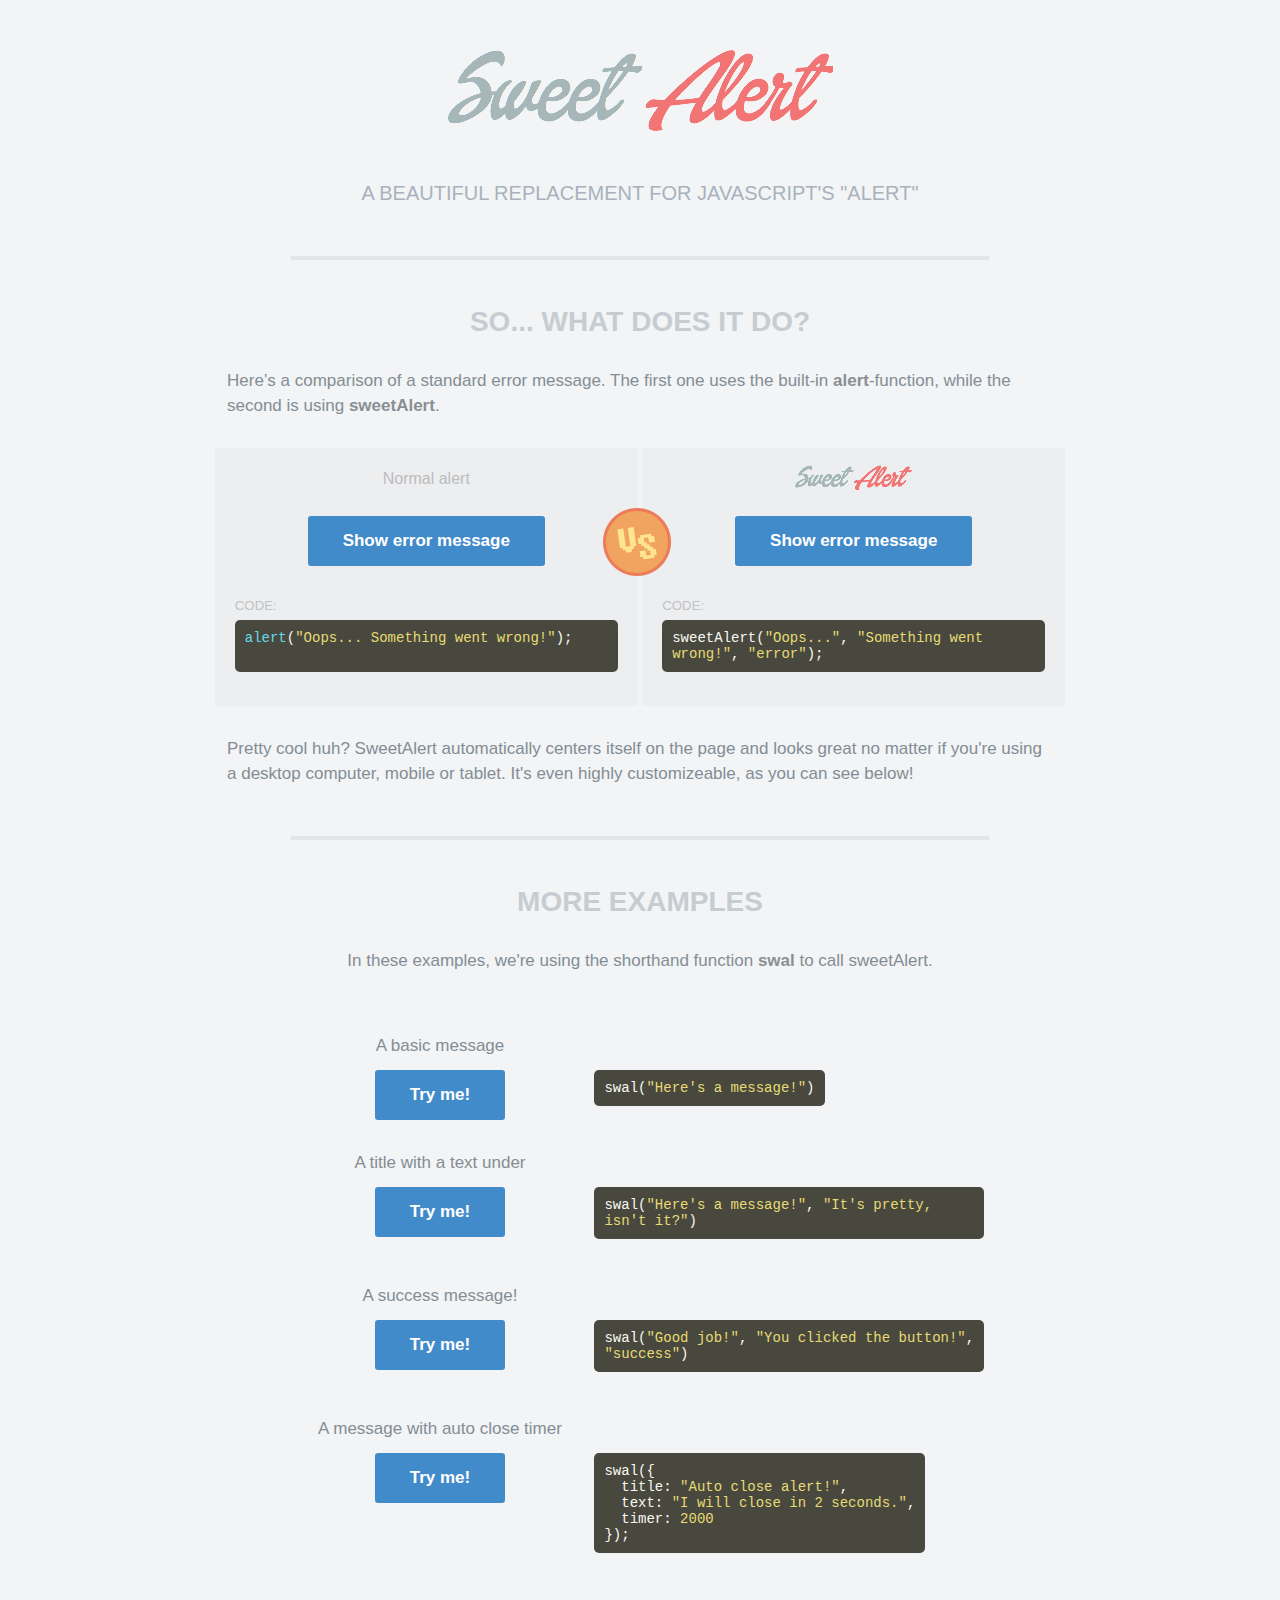
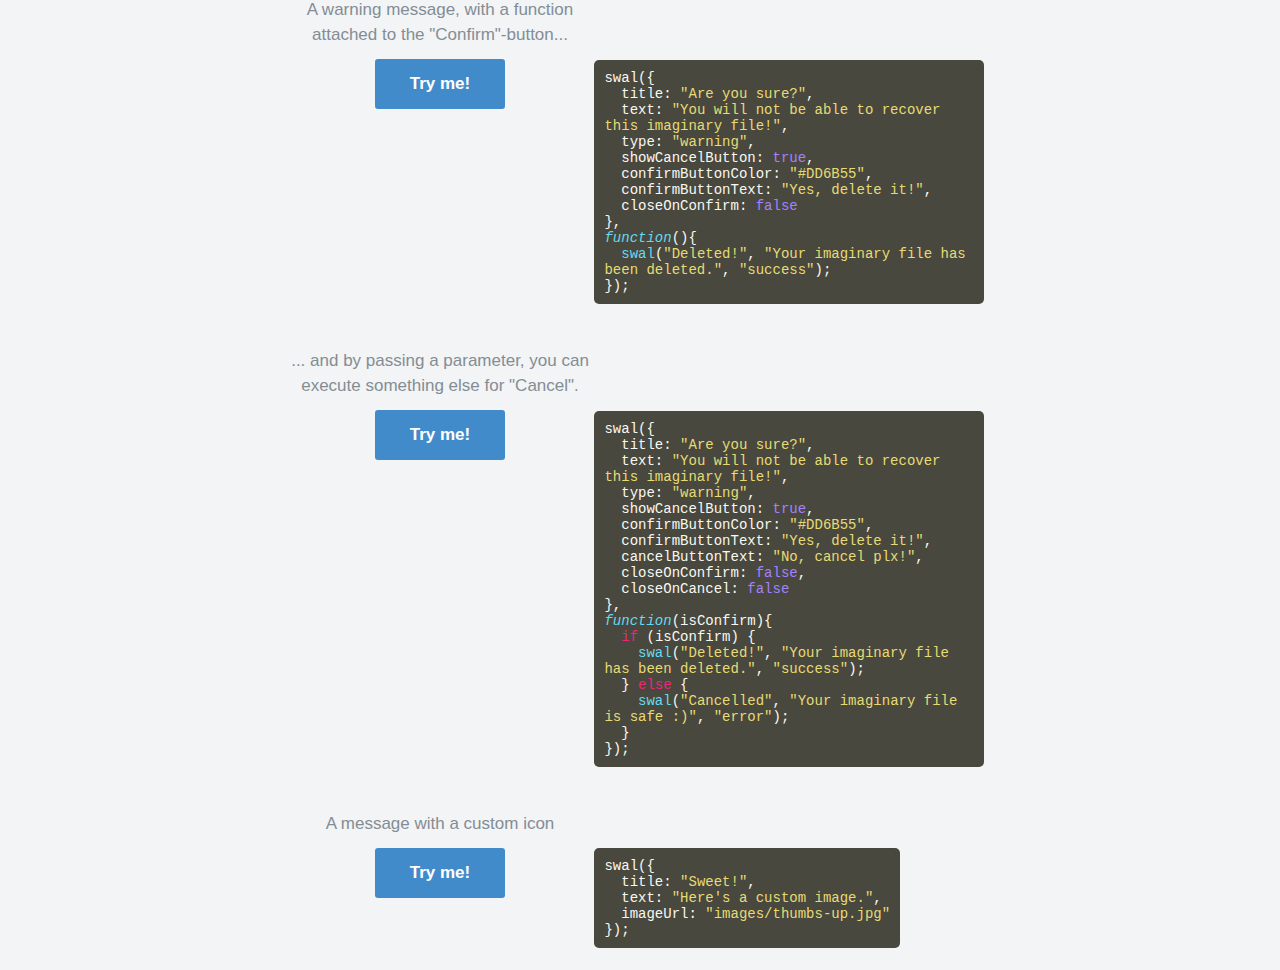
<file: webModule/src/main/webapp/plugs/sweet-alert/index.html>
<!DOCTYPE HTML>
<html>
<head>
    <meta charset="utf-8">
    <meta http-equiv="Content-Type" content="text/html; charset=UTF-8"/>
    <meta name="viewport" content="width=device-width, initial-scale=1, maximum-scale=1, user-scalable=0"/>
    <link rel="stylesheet" href="css/example.css">
    <!-- This is what you need -->
    <script src="js/sweet-alert.js"></script>
    <link rel="stylesheet" href="css/sweet-alert.css">
    <!--.......................-->

</head>

<body>

<h1>Sweet Alert</h1>

<h2>A beautiful replacement for Javascript's "Alert"</h2>


<!-- What does it do? -->
<h3>So... What does it do?</h3>

<p>Here’s a comparison of a standard error message. The first one uses the built-in <strong>alert</strong>-function,
    while the second is using <strong>sweetAlert</strong>.</p>

<div class="showcase normal">
    <h4>Normal alert</h4>
    <button>Show error message</button>

    <h5>Code:</h5>
	<pre><span class="func">alert</span>(<span class="str">"Oops... Something went wrong!"</span>);

	</pre>

    <div class="vs-icon"></div>
</div>

<div class="showcase sweet">
    <h4>Sweet Alert</h4>
    <button>Show error message</button>

    <h5>Code:</h5>
    <pre>sweetAlert(<span class="str">"Oops..."</span>, <span class="str">"Something went wrong!"</span>, <span
            class="str">"error"</span>);</pre>
</div>

<p>Pretty cool huh? SweetAlert automatically centers itself on the page and looks great no matter if you're using a
    desktop computer, mobile or tablet. It's even highly customizeable, as you can see below!</p>


<!-- Examples -->
<h3>More examples</h3>

<p class="center">In these examples, we're using the shorthand function <strong>swal</strong> to call sweetAlert.</p>

<ul class="examples">

    <li class="message">
        <div class="ui">
            <p>A basic message</p>
            <button>Try me!</button>
        </div>
        <pre>swal(<span class="str">"Here's a message!"</span>)</pre>
    </li>

    <li class="title-text">
        <div class="ui">
            <p>A title with a text under</p>
            <button>Try me!</button>
        </div>
        <pre>swal(<span class="str">"Here's a message!"</span>, <span class="str">"It's pretty, isn't it?"</span>)</pre>
    </li>

    <li class="success">
        <div class="ui">
            <p>A success message!</p>
            <button>Try me!</button>
        </div>
        <pre>swal(<span class="str">"Good job!"</span>, <span class="str">"You clicked the button!"</span>, <span
                class="str">"success"</span>)</pre>
    </li>

    <li class="timer">
        <div class="ui">
            <p>A message with auto close timer</p>
            <button>Try me!</button>
        </div>
		<pre>swal({
&nbsp;&nbsp;title: <span class="str">"Auto close alert!"</span>,
&nbsp;&nbsp;text: <span class="str">"I will close in 2 seconds."</span>,
&nbsp;&nbsp;timer: <span class="str">2000</span>
});</pre>
    </li>

    <li class="warning confirm">
        <div class="ui">
            <p>A warning message, with a function attached to the "Confirm"-button...</p>
            <button>Try me!</button>
        </div>
		<pre>swal({
&nbsp;&nbsp;title: <span class="str">"Are you sure?"</span>,
&nbsp;&nbsp;text: <span class="str">"You will not be able to recover this imaginary file!"</span>,
&nbsp;&nbsp;type: <span class="str">"warning"</span>,
&nbsp;&nbsp;showCancelButton: <span class="val">true</span>,
&nbsp;&nbsp;confirmButtonColor: <span class="str">"#DD6B55"</span>,
&nbsp;&nbsp;confirmButtonText: <span class="str">"Yes, delete it!"</span>,
&nbsp;&nbsp;closeOnConfirm: <span class="val">false</span>
},
<span class="func"><i>function</i></span>(){
&nbsp;&nbsp;<span class="func">swal</span>(<span class="str">"Deleted!"</span>, <span class="str">"Your imaginary file has been deleted."</span>, <span
                    class="str">"success"</span>);
});</pre>
    </li>

    <li class="warning cancel">
        <div class="ui">
            <p>... and by passing a parameter, you can execute something else for "Cancel".</p>
            <button>Try me!</button>
        </div>
		<pre>swal({
&nbsp;&nbsp;title: <span class="str">"Are you sure?"</span>,
&nbsp;&nbsp;text: <span class="str">"You will not be able to recover this imaginary file!"</span>,
&nbsp;&nbsp;type: <span class="str">"warning"</span>,
&nbsp;&nbsp;showCancelButton: <span class="val">true</span>,
&nbsp;&nbsp;confirmButtonColor: <span class="str">"#DD6B55"</span>,
&nbsp;&nbsp;confirmButtonText: <span class="str">"Yes, delete it!"</span>,
&nbsp;&nbsp;cancelButtonText: <span class="str">"No, cancel plx!"</span>,
&nbsp;&nbsp;closeOnConfirm: <span class="val">false</span>,
&nbsp;&nbsp;closeOnCancel: <span class="val">false</span>
},
<span class="func"><i>function</i></span>(isConfirm){
&nbsp;&nbsp;<span class="tag">if</span> (isConfirm) {
&nbsp;&nbsp;&nbsp;&nbsp;<span class="func">swal</span>(<span class="str">"Deleted!"</span>, <span class="str">"Your imaginary file has been deleted."</span>, <span
                    class="str">"success"</span>);
&nbsp;&nbsp;} <span class="tag">else</span> {
	&nbsp;&nbsp;&nbsp;&nbsp;<span class="func">swal</span>(<span class="str">"Cancelled"</span>, <span class="str">"Your imaginary file is safe :)"</span>, <span
                    class="str">"error"</span>);
&nbsp;&nbsp;}
});</pre>
    </li>

    <li class="custom-icon">
        <div class="ui">
            <p>A message with a custom icon</p>
            <button>Try me!</button>
        </div>
		<pre>swal({
&nbsp;&nbsp;title: <span class="str">"Sweet!"</span>,
&nbsp;&nbsp;text: <span class="str">"Here's a custom image."</span>,
&nbsp;&nbsp;imageUrl: <span class="str">"images/thumbs-up.jpg"</span>
});</pre>
    </li>

</ul>


<script>


    document.querySelector('.showcase.normal button').onclick = function () {
        alert("Oops... Something went wrong!");
    };

    document.querySelector('.showcase.sweet button').onclick = function () {
        swal("Oops...", "Something went wrong!", "error");
    };

    document.querySelector('ul.examples li.message button').onclick = function () {
        swal("Here's a message!");
    };

    document.querySelector('ul.examples li.timer button').onclick = function () {
        swal({
            title: "Auto close alert!",
            text: "I will close in 2 seconds.",
            timer: 2000
        });
    };

    document.querySelector('ul.examples li.title-text button').onclick = function () {
        swal("Here's a message!", "It's pretty, isn't it?")
    };

    document.querySelector('ul.examples li.success button').onclick = function () {
        swal("Good job!", "You clicked the button!", "success");
    };

    document.querySelector('ul.examples li.warning.confirm button').onclick = function () {
        swal({
                    title: "Are you sure?",
                    text: "You will not be able to recover this imaginary file!",
                    type: "warning",
                    showCancelButton: true,
                    confirmButtonColor: '#DD6B55',
                    confirmButtonText: 'Yes, delete it!',
                    closeOnConfirm: false,
                    //closeOnCancel: false
                },
                function () {
                    swal("Deleted!", "Your imaginary file has been deleted!", "success");
                });
    };

    document.querySelector('ul.examples li.warning.cancel button').onclick = function () {
        swal({
                    title: "Are you sure?",
                    text: "You will not be able to recover this imaginary file!",
                    type: "warning",
                    showCancelButton: true,
                    confirmButtonColor: '#DD6B55',
                    confirmButtonText: 'Yes, delete it!',
                    cancelButtonText: "No, cancel plx!",
                    closeOnConfirm: false,
                    closeOnCancel: false
                },
                function (isConfirm) {
                    if (isConfirm) {
                        swal("Deleted!", "Your imaginary file has been deleted!", "success");
                    } else {
                        swal("Cancelled", "Your imaginary file is safe :)", "error");
                    }
                });
    };

    document.querySelector('ul.examples li.custom-icon button').onclick = function () {
        swal({
            title: "Sweet!",
            text: "Here's a custom image.",
            imageUrl: 'images/thumbs-up.jpg'
        });
    };

</script>


</body>

</html>
</file>
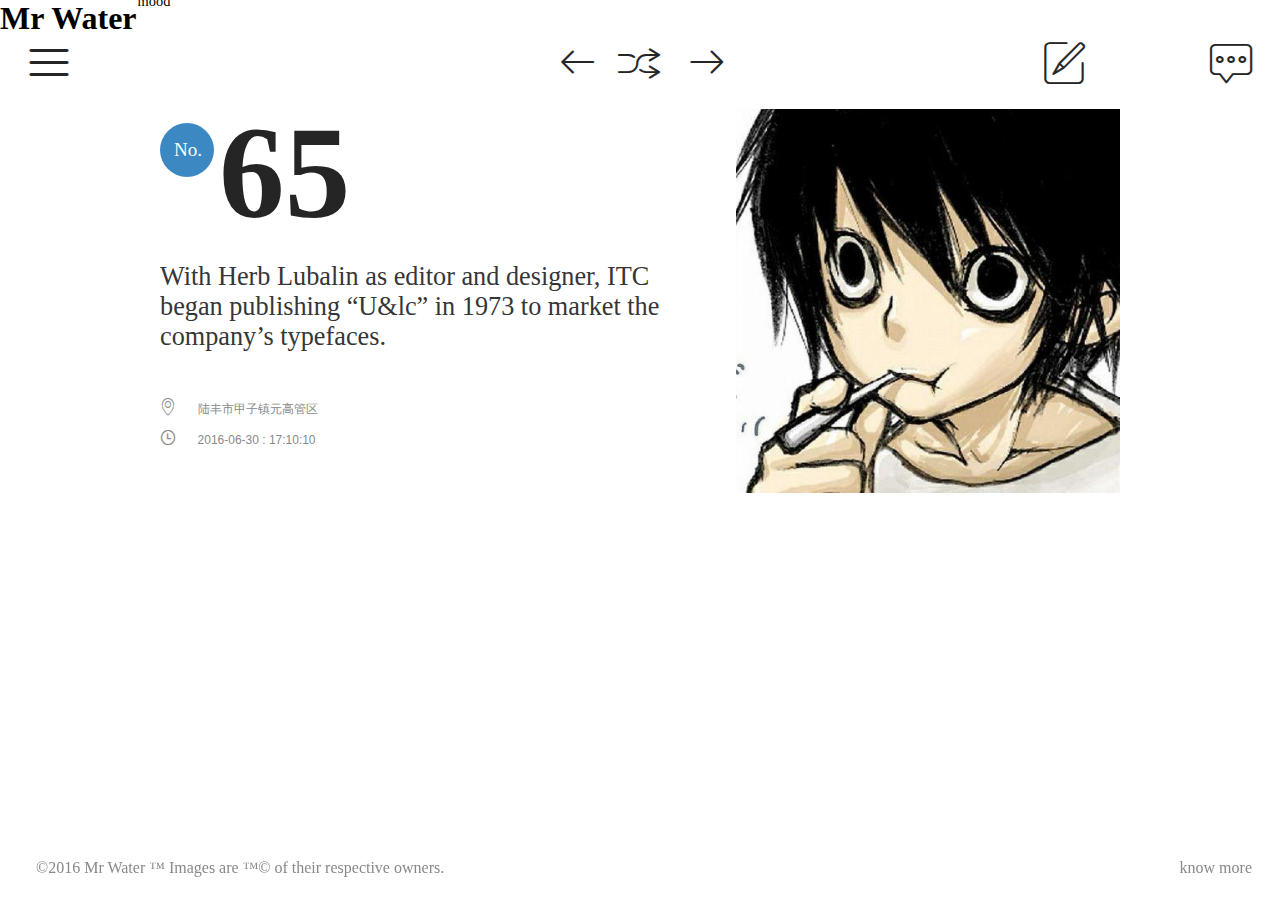
<file: webModule/src/main/webapp/template/headerRecord.html>
<!DOCTYPE html>
<html lang="en">
<head>
    <meta charset="UTF-8">
    <title>Title</title>
    <link rel="stylesheet" type="text/css" href="../asset/css/font/iconfont/iconfont.css">
    <link rel="stylesheet" type="text/css" href="../asset/css/font/englishFont/mw-font.css">
    <link rel="stylesheet" type="text/css" href="../asset/css/mw-moon.css">
    <link rel="stylesheet" type="text/css" href="../asset/css/mrwater.css">
    <link rel="stylesheet" type="text/css" href="../plugs/sweet-alert/css/sweet-alert.css">
</head>
<body>
<!-- slider bar  -->
<div class="slider-bar-left">
    <div class="slider-bar-inner">
        <div>
            <!-- operator slider  -->
            <div></div>
            <ul>
                <li></li>
                <li></li>
                <li></li>
            </ul>
        </div>
    </div>


</div>
<div class="slider-bar-right">
    <div class="slider-bar-inner">
        <!-- operator slider  -->
        <div></div>
        <ul>
            <li></li>
            <li></li>
            <li></li>
        </ul>
    </div>

</div>
<!-- page container -->
<div id="doc">
    <!-- header content -->
    <header class="header">
        <div class="header-inner">
            <!-- logo -->
            <!--<h1 class="logo"><a>MrWater<sup>mood</sup></a></h1>-->
            <h1 class="logo"><a>Mr Water<sup>mood</sup></a></h1>
            <!-- tools bar -->
            <div class="main-nav">
                <div class="nav-inner">
                    <div class="nav-controler-wrap">
                        <ul class="nav-controler-wrap-items">
                            <li class="prev"><a href="#" title="上一页"><i class="iconfont">&#xe650;</i></a></li>
                            <li class="shuffle"><a href="#" title="随机"><i class="iconfont">&#xe69b;</i></a></li>
                            <li class="next"><a href="#" title="下一页"><i class="iconfont">&#xe651;</i></a></li>
                        </ul>
                    </div>
                    <div class="nav-feature-wrap">
                        <ul>
                            <li><a class="directory-btn" href="#" title=""><i class="iconfont">&#xe790;</i></a></li>
                            <li><a class="write-btn" href="#" title=""><i class="iconfont">&#xe6b0;</i></a></li>
                            <li><a class="message-btn" href="#" title=""><i class="iconfont">&#xe6ad;</i></a></li>
                        </ul>
                    </div>
                </div>
            </div>
            <!-- tools bar end -->
        </div>
    </header>
    <!-- header end -->

    <!-- main content -->
    <div class="page-container">
        <div class="app-content">
            <div class="Grid Grid-withGutter">
                <div class="Grid-cell u-lg-size3of5">
                    <div class="content-detail">
                        <!--<img src="../asset/img/login/mw-login-bg01.jpg" class="mr-img-responsive">-->
                        <h2>
                            <span class=""><span>No.</span></span>65
                        </h2>

                        <p class="face-text">
                            <!--Hello!My name is Zhang Miaojie.I like drawing and ...let me think ! oh No,I don't kown what i like.-->
                            With Herb Lubalin as editor and designer, ITC began publishing “U&lc” in 1973 to market the
                            company’s typefaces.

                        </p>

                        <div class="meta">
                            <ul>
                                <li>
                                    <span class="meta-icon"><i class="iconfont">
                                        &#xe62a;</i></span><span>陆丰市甲子镇元高管区</span>
                                </li>
                                <li>
                                    <span class="meta-icon"><i class="iconfont">&#xe74f;</i></span><span
                                        style="font-family: sans-serif;">2016-06-30 : 17:10:10</span>
                                </li>
                            </ul>

                        </div>
                    </div>

                </div>
                <div class="Grid-cell u-lg-size2of5">
                    <div class="media-content">
                        <img src="../asset/img/commons/user_image.jpg" class="mr-img-responsive">
                        <!--<img src="../asset/tmp/liliqun.jpg" class="mr-img-responsive">-->
                    </div>
                </div>
            </div>

        </div>

    </div>
    <!-- 内容主体 end -->
    <footer>
        <div class="footer-inner">
            <div class="footer-left">
                <p>©2016 Mr Water ™ Images are ™© of their respective owners.</p>
            </div>
            <div class="footer-right">
                <p>know more</p>
            </div>
        </div>
        <div style="clear: both"></div>
    </footer>
    <!-- 发表个人心情的模钛窗口-->
    <div class="mw-popup" style="display: none">
        <div class="mw-popup-inner">
            <a class="closeBtn"><i class="iconfont" style="font-size: 14px">&#xe659;</i></a>
            <h4>心情物语</h4>

            <div class="moon-content" style="outline: none" contenteditable="true"></div>
            <div class="moon-toolbar">
                <a class="addPhoto"><i class="iconfont">&#xe780;</i></a>
                <!-- 隐藏的文件上传的input表单 -->
                <form action="/upload/imageList" id="uploadMultiFiles" method="post" enctype="multipart/form-data">
                    <input type="file" class="uploadFiles mw-hidden">
                </form>
                <a class="addLocaltion"><i class="iconfont">&#xe768;</i></a>
                <a class="addMusic"><i class="iconfont" style="font-size: 25px">&#xe624;</i></a>

                <a class="sendContBtn"><i class="iconfont">&#xe6b0;</i>发送</a>
                <span class="limitNumber">135</span>

                <div style="clear: both"></div>

            </div>
            <div class="add-content">
                <!--<ul>-->
                <!--<li><img src="../asset/img/commons/user_image.jpg" style="height: 80px;width: auto"></li>-->
                <!--<li><img src="../asset/content/bg02.jpg" style="height: 80px;width: auto"></li>-->
                <!--</ul>-->
                <em></em>

                <div class="added-img-list">
                    <span class="img-panel-item" style="position: relative">
                        <span class="img-hover-bg">
                            <i class="iconfont">&#xe659;</i>
                        </span>
                        <img src="../asset/img/commons/user_image.jpg"/>
                    </span>
                    <span class="addImageBtn">
                      <i class="iconfont">&#xe6ea;</i>
                    </span>
                </div>


            </div>
        </div>
    </div>
</div>
<!--<div id="map" style="width: 800px;height: 500px;z-index: 10000">-->

</div>
<script src="../asset/js/jquery.js"></script>
<script src="../asset/js/mrwater.js"></script>
<script src="../asset/js/mw/mw-moon.js"></script>
<script src="../plugs/sweet-alert/js/sweet-alert.min.js"></script>
<!--<script type="text/javascript" src="http://maps.google.com/maps/api/js?sensor=false"></script>-->
<!--<script type="text/javascript">
    $(window).ready(function () {
        if (navigator.geolocation) {
            //获取当前地理位置
            navigator.geolocation.getCurrentPosition(function (position) {
                        var coords = position.coords;
                        //console.log(position);
                        //指定一个google地图上的坐标点，同时指定该坐标点的横坐标和纵坐标
                        var latlng = new google.maps.LatLng(coords.latitude, coords.longitude);
                        var myOptions = {
                            zoom: 14,    //设定放大倍数
                            center: latlng,  //将地图中心点设定为指定的坐标点
                            mapTypeId: google.maps.MapTypeId.ROADMAP //指定地图类型
                        };
                        //创建地图，并在页面map中显示
                        var map = new google.maps.Map(document.getElementById("map"), myOptions);
                        //在地图上创建标记
                        var marker = new google.maps.Marker({
                            position: latlng,    //将前面设定的坐标标注出来
                            map: map //将该标注设置在刚才创建的map中
                        });
                        //标注提示窗口
                        var infoWindow = new google.maps.InfoWindow({
                            content: "当前位置：<br/>经度：" + latlng.lat() + "<br/>维度：" + latlng.lng()   //提示窗体内的提示信息
                        });
                        //打开提示窗口
                        infoWindow.open(map, marker);
                    },
                    function (error) {
                        //处理错误
                        switch (error.code) {
                            case 1:
                                alert("位置服务被拒绝。");
                                break;
                            case 2:
                                alert("暂时获取不到位置信息。");
                                break;
                            case 3:
                                alert("获取信息超时。");
                                break;
                            default:
                                alert("未知错误。");
                                break;
                        }
                    });
        } else {
            alert("你的浏览器不支持HTML5来获取地理位置信息。");
        }
    });

<!--</script>-->
</body>
</html>
</file>
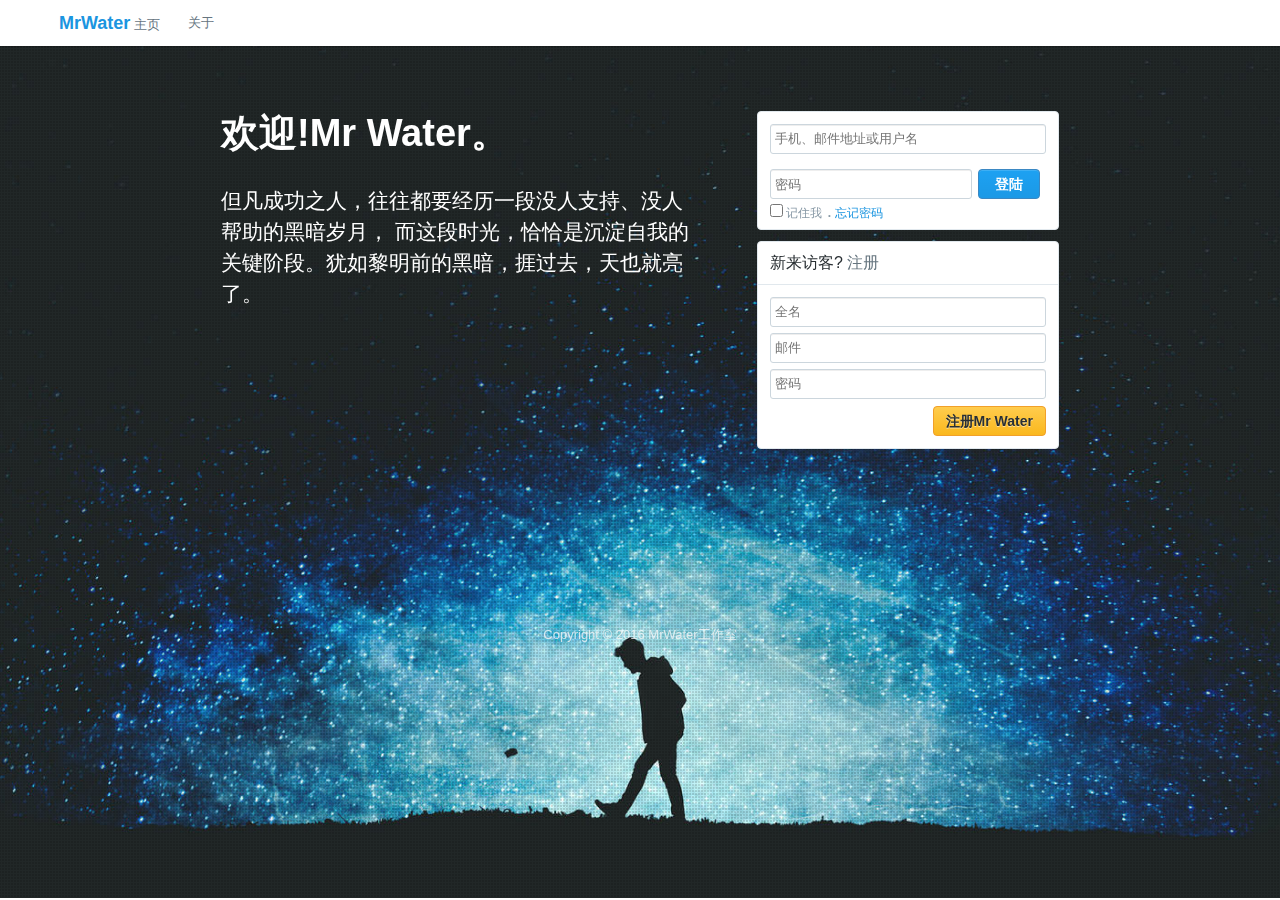
<file: webModule/src/main/webapp/template/index1.html>
<!DOCTYPE html>
<html lang="en">
<head>
    <meta charset="UTF-8">
    <title>登陆MrWater</title>
    <!--<link rel="stylesheet" type="text/css" media="screen" href="../plugs/bootstrap-3.3.5-dist/css/bootstrap.min.css">-->
    <link rel="stylesheet" type="text/css" media="screen" href="../asset/css/mrwater.css">
    <link rel="stylesheet" type="text/css" media="screen" href="../asset/css/login.css">
    <link rel="stylesheet" type="text/css" media="screen" href="../plugs/vegas/vegas.min.css">
</head>

<body>
<!-- navigation bar -->
<div class="mw-login-topbar">
    <div class="login-topbar-nav">
        <div class="topbar-nav-inner">
            <div class="container">
                <!-- navigator -->
                <ul class="nav">
                    <li class="nav-home">
                        <a href="#">
                            <span class="mr-logo">MrWater</span>
                            <span>主页</span>
                        </a>
                    </li>
                    <li>
                        <a href="#">
                            <span>关于</span>
                        </a>
                    </li>
                </ul>
            </div>
        </div>
    </div>
</div>
<!-- main body -->
<div class="mw-login-wrap">
    <div class="mw-login-wrap-inner">
        <div class="login-wrap-container">
            <div class="login-wrap-left">
                <div class="login-poster">
                    <!--<h1>耐得住寂寞,才能守得住繁华!</h1>-->
                    <h1>欢迎!Mr Water。</h1>
                    <!--<p>耐得住寂寞,才能守得住繁华!</p>-->
                    <p>
                        但凡成功之人，往往都要经历一段没人支持、没人帮助的黑暗岁月，
                        而这段时光，恰恰是沉淀自我的关键阶段。犹如黎明前的黑暗，捱过去，天也就亮了。
                    </p>
                </div>
            </div>
            <div class="login-wrap-right">
                <!-- signin -->
                <div class="login-frame">
                    <form action="" method="post" class="login-form">
                        <div class="username-field">
                            <input type="text" placeholder="手机、邮件地址或用户名" class="text-input">
                        </div>
                        <table class="fixed-table">
                            <tbody>
                            <tr>
                                <td class="flex-table-primary"><input class="login-password" placeholder="密码"
                                                                      type="password"></td>
                                <td class="flex-table-secondary">
                                    <button class="mr-btn mr-primary-btn">登陆</button>
                                </td>
                            </tr>
                            </tbody>
                        </table>
                        <div class="remember-forgot">
                            <label class="remember">
                                <input type="checkbox" value="1" name="remember_me">
                                <span>记住我</span>
                            </label>
                            <span class="separator">.</span>
                            <a class="forgot" href="#">忘记密码</a>
                        </div>
                        <input type="hidden" value="/" name="redirect_after_login">
                        <input type="hidden" value="xxx" name="authenticity_token">
                    </form>
                </div>
                <!-- signup -->
                <div class="signup-frame">
                    <h2><strong>新来访客?</strong> 注册</h2>

                    <form action="" method="post">
                        <div class="field">
                            <input type="text" placeholder="全名" class="text-input">
                        </div>
                        <div class="field">
                            <input type="text" placeholder="邮件" class="text-input">
                        </div>
                        <div class="field">
                            <input type="password" placeholder="密码" class="text-input">
                        </div>
                        <button type="submit" class="mr-btn signup-btn mr-pull-right">注册Mr Water</button>
                    </form>
                </div>
            </div>
        </div>
    </div>
</div>
<!-- footer -->
<footer>
    <p style="padding:2em 0;text-align: center;color:rgba(246, 246, 246, 0.79);">
        Copyright © 2016 MrWater工作室
    </p>
</footer>
<!-- background image qzone-css -->
<!--<div class="mw-login-bg" style="overflow: auto">-->
<!--<img src="../asset/img/login/mw-login-bg.jpg" class="mr-img-responsive" width="1273" height="auto" alt="背景图片" id="mw-login-bg-img" />-->
<!--&lt;!&ndash;<img src="../asset/img/login/mw-login-bg01.jpg" class="mr-img-responsive" width="1273" height="auto" alt="背景图片" id="mw-login-bg-img" />&ndash;&gt;-->
<!--</div>-->
<!-- Here introduce the js file -->
<script src="../asset/js/jquery.js"></script>
<script src="../asset/js/zepto.js"></script>
<script src="../plugs/vegas/vegas.min.js"></script>
<script src="../asset/js/mw/login/login.js"></script>

<script>

</script>
</body>
</html>
</file>
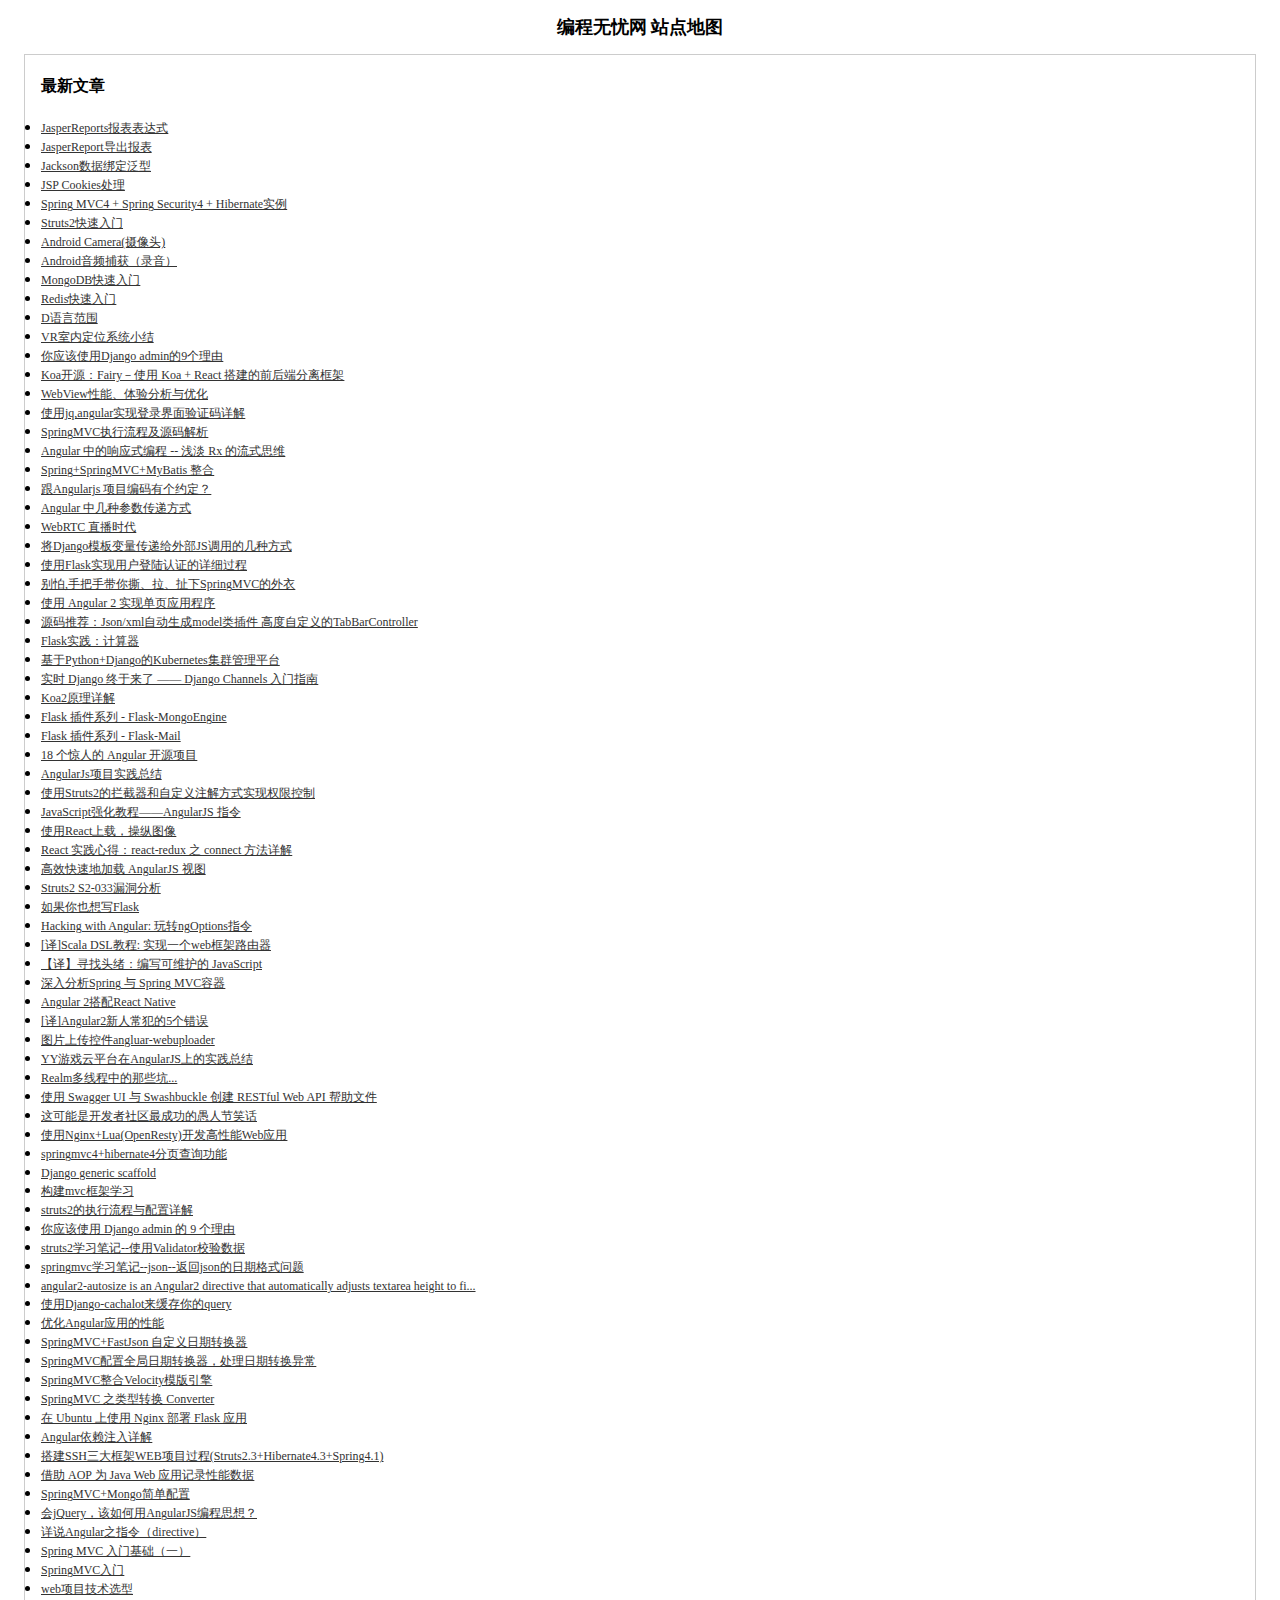
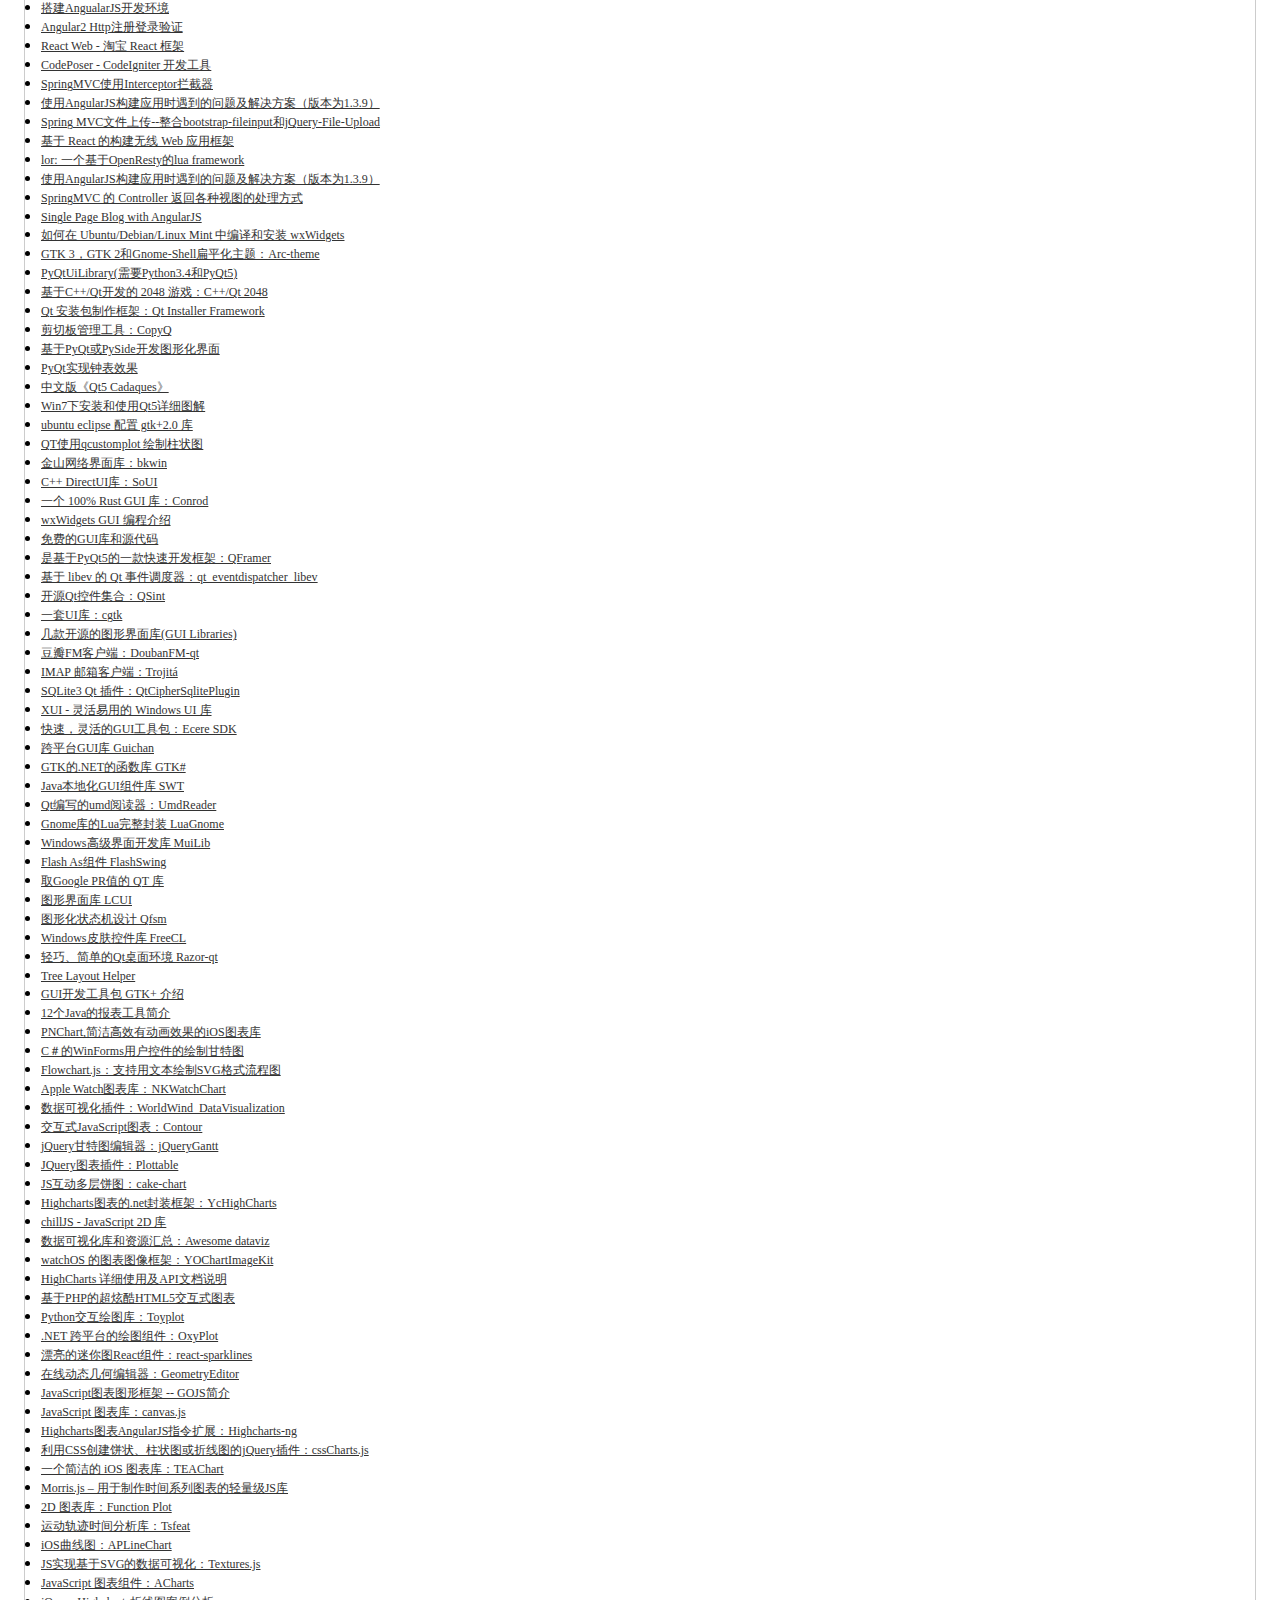
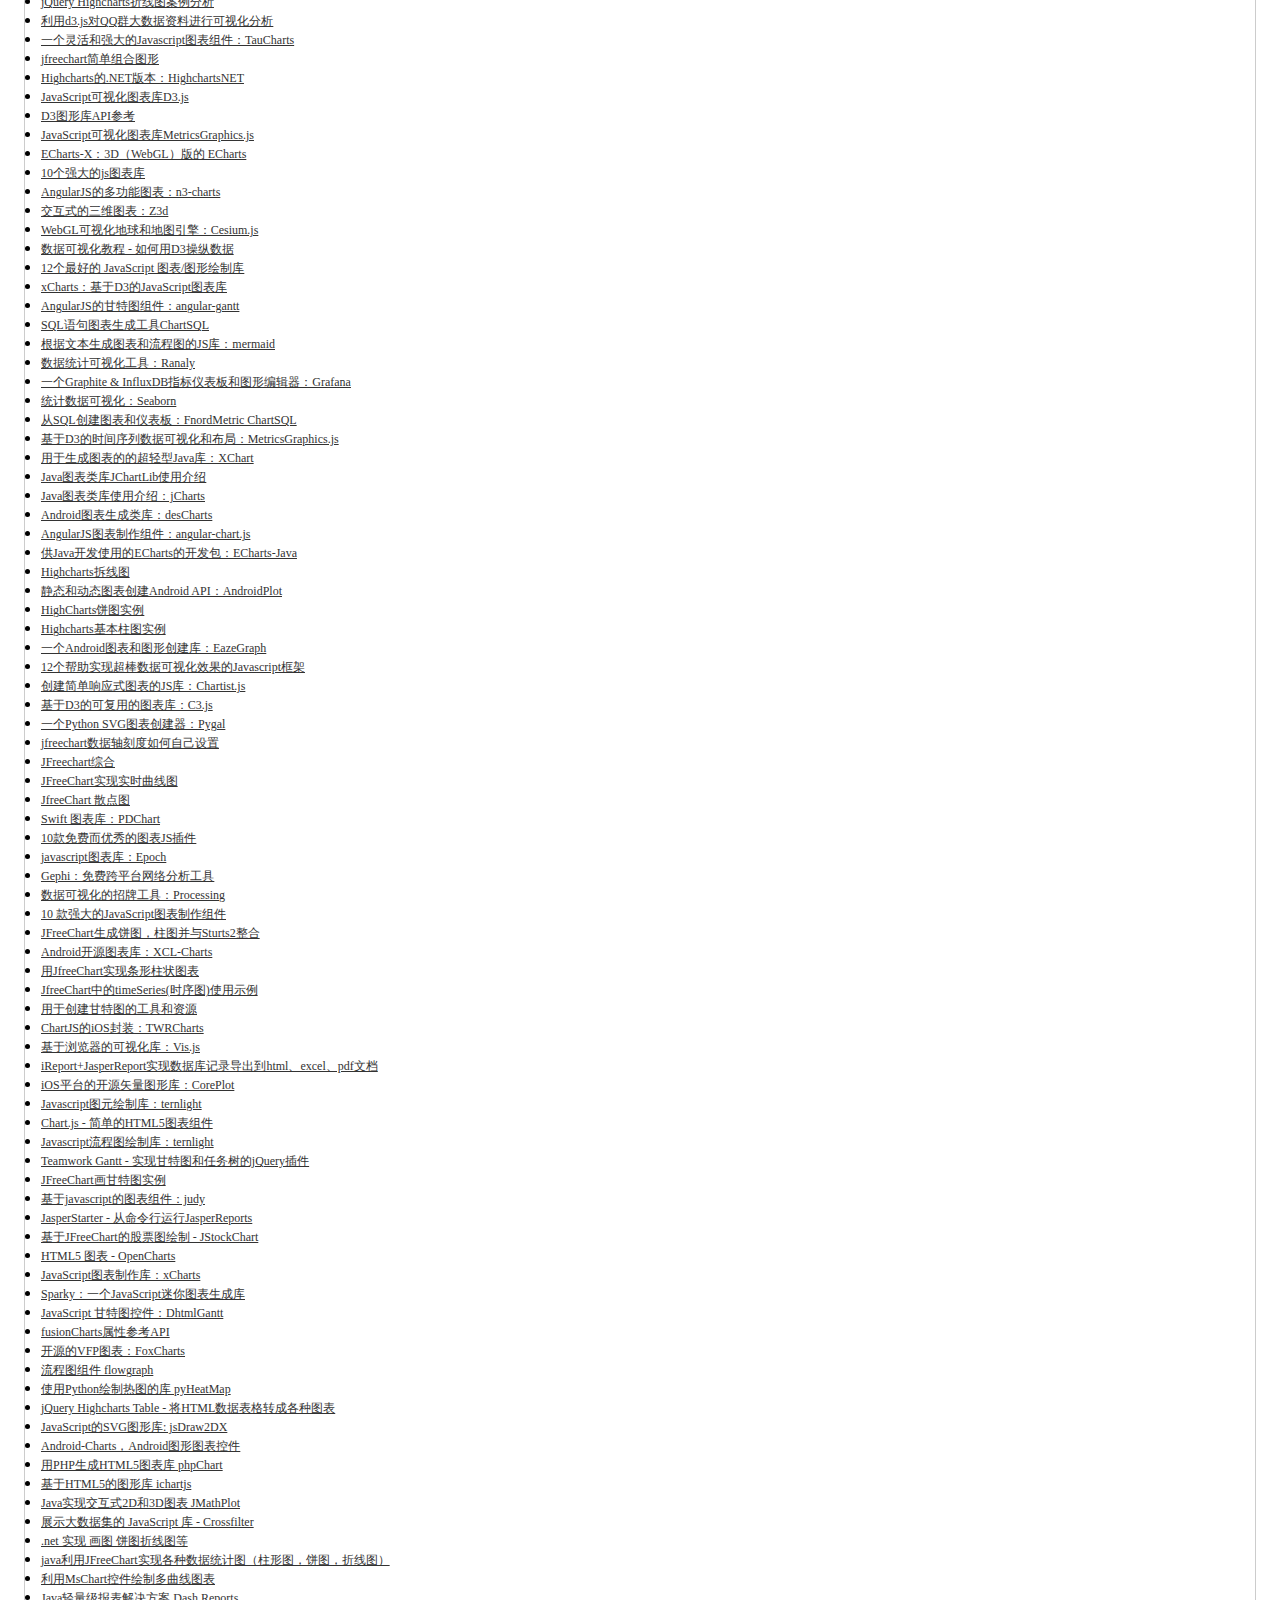
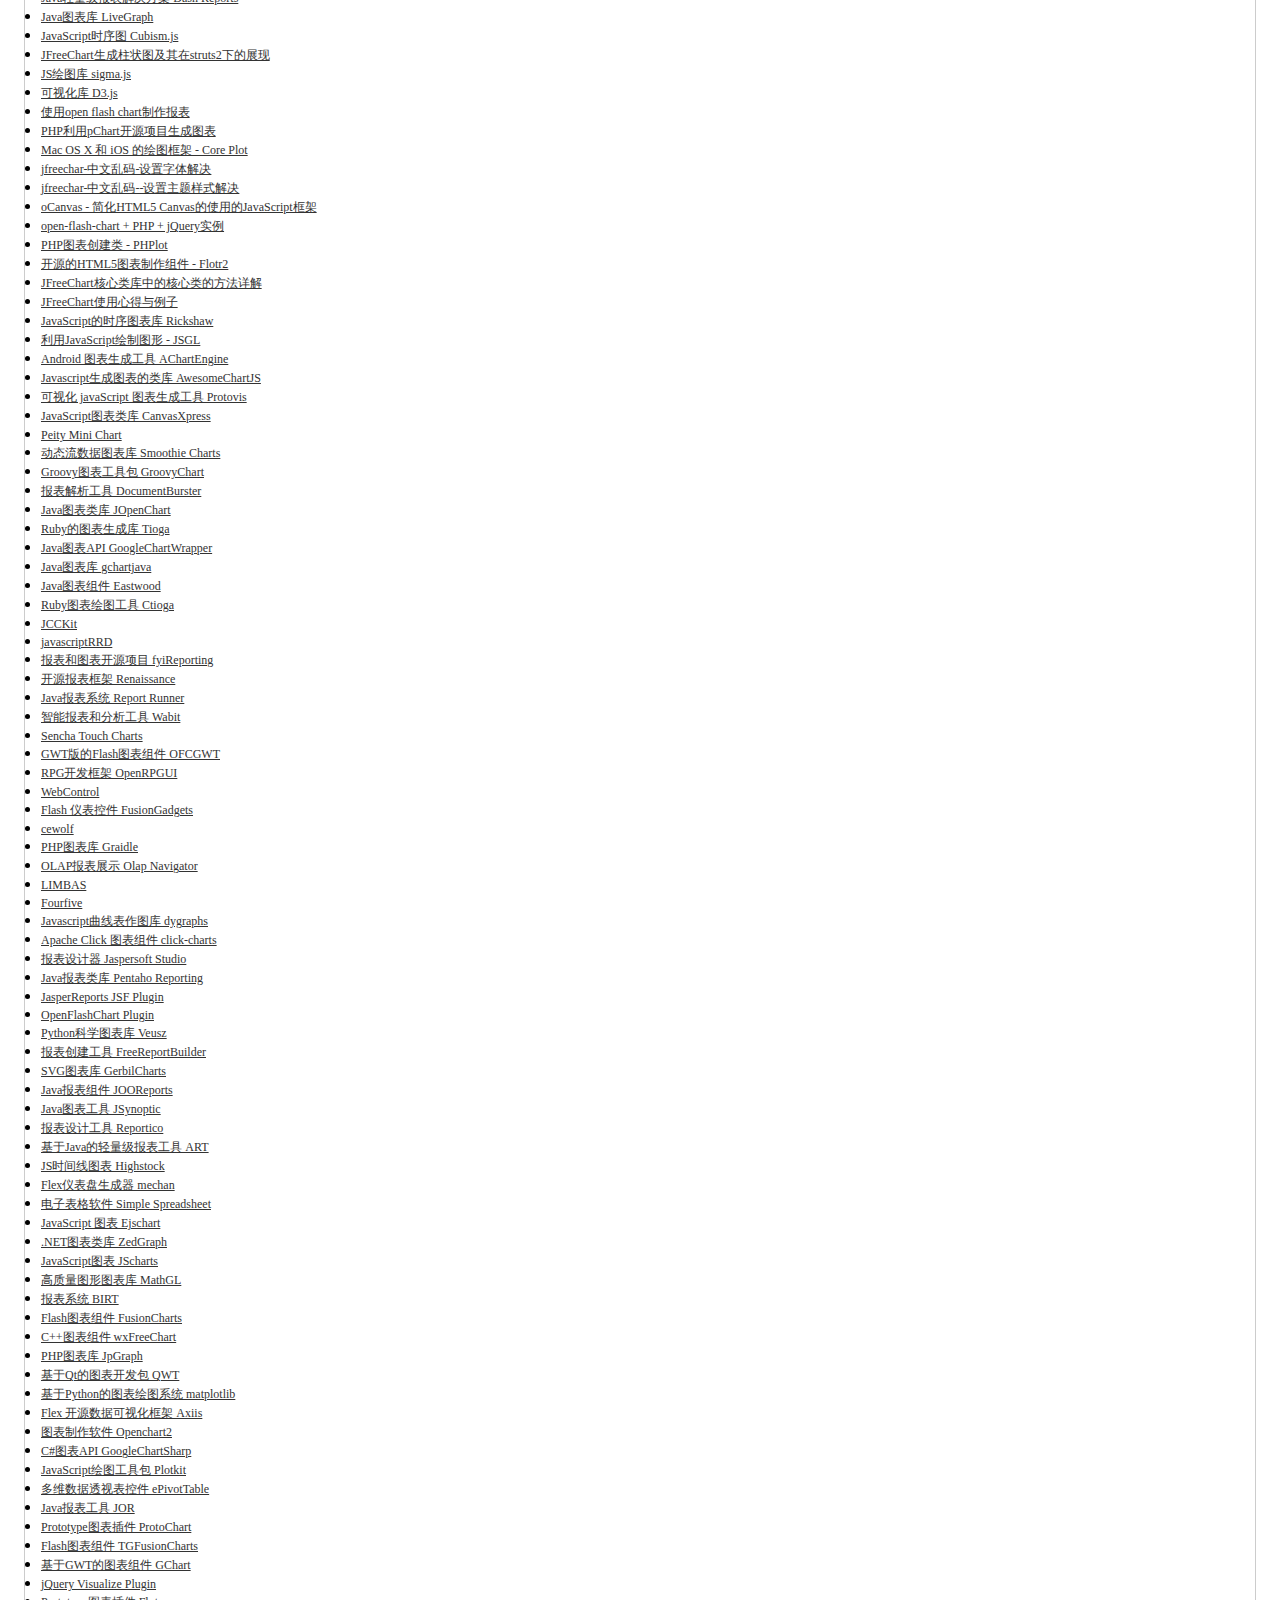
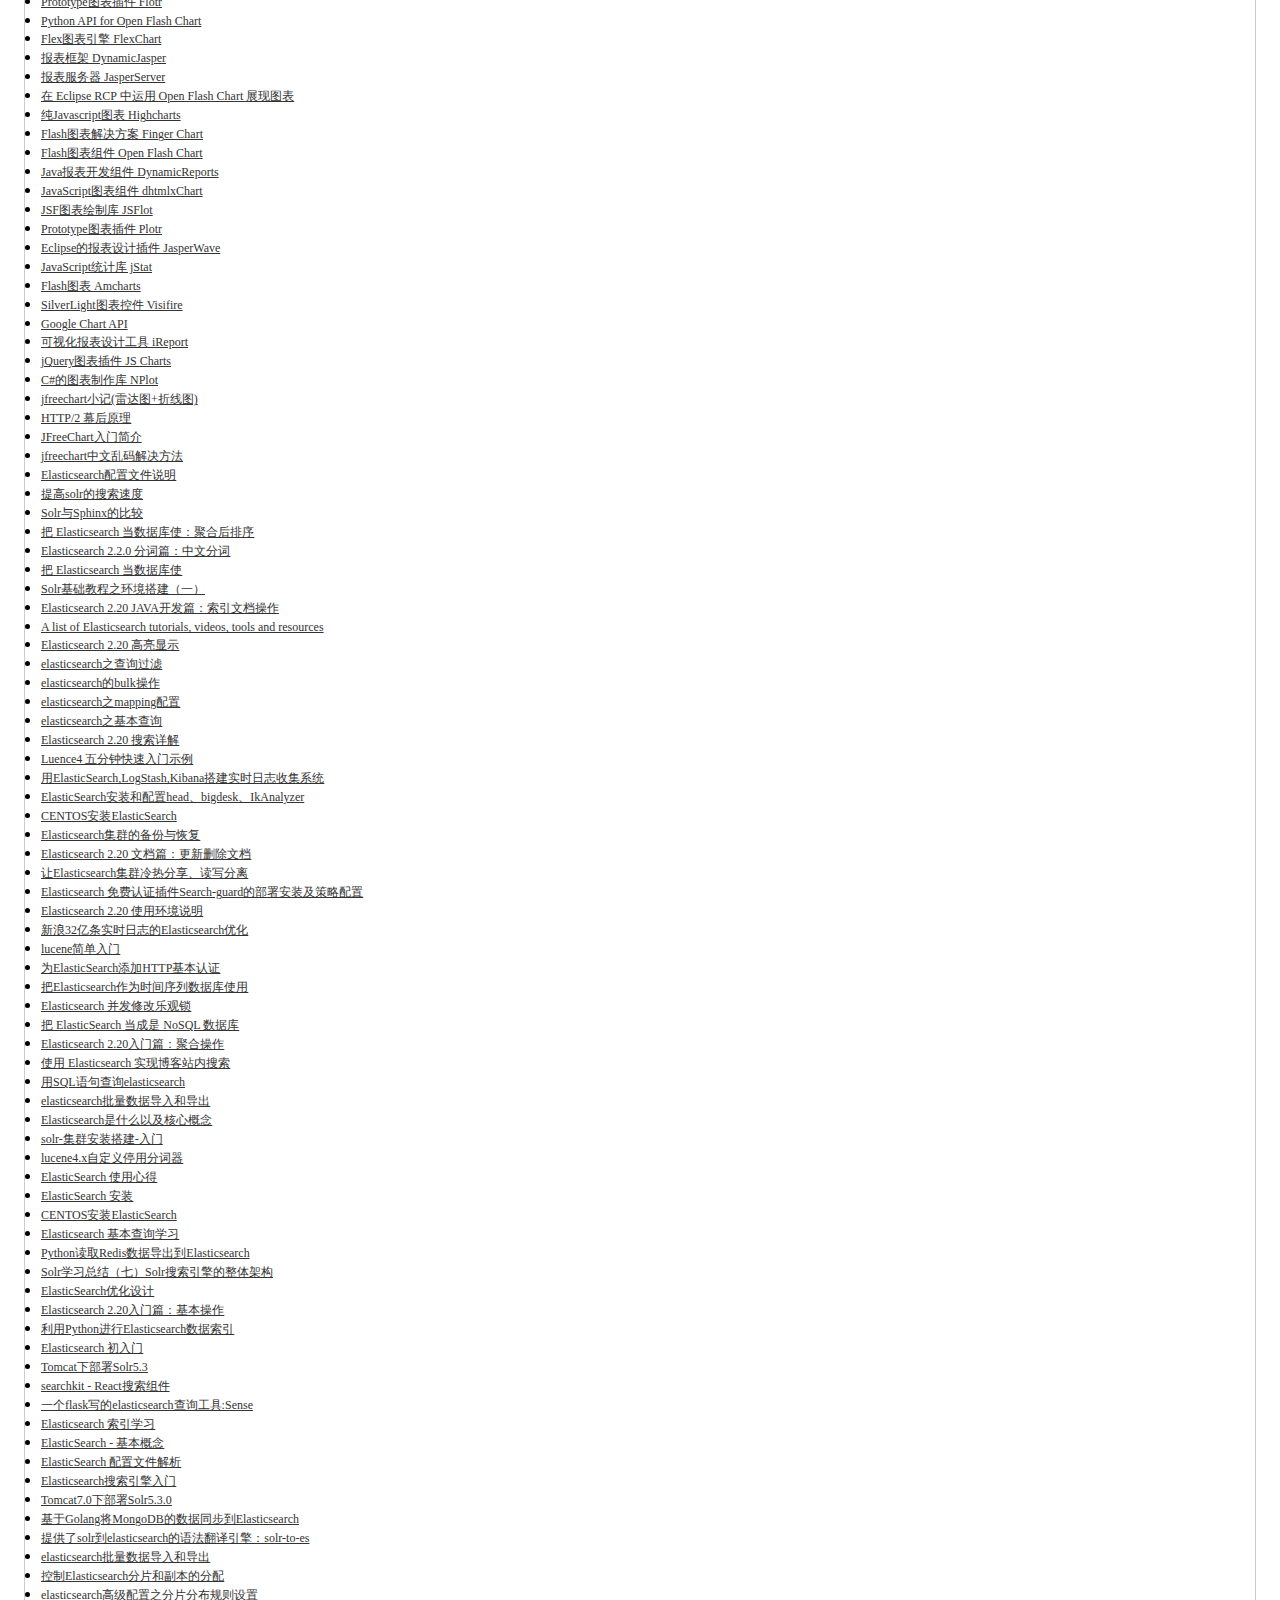
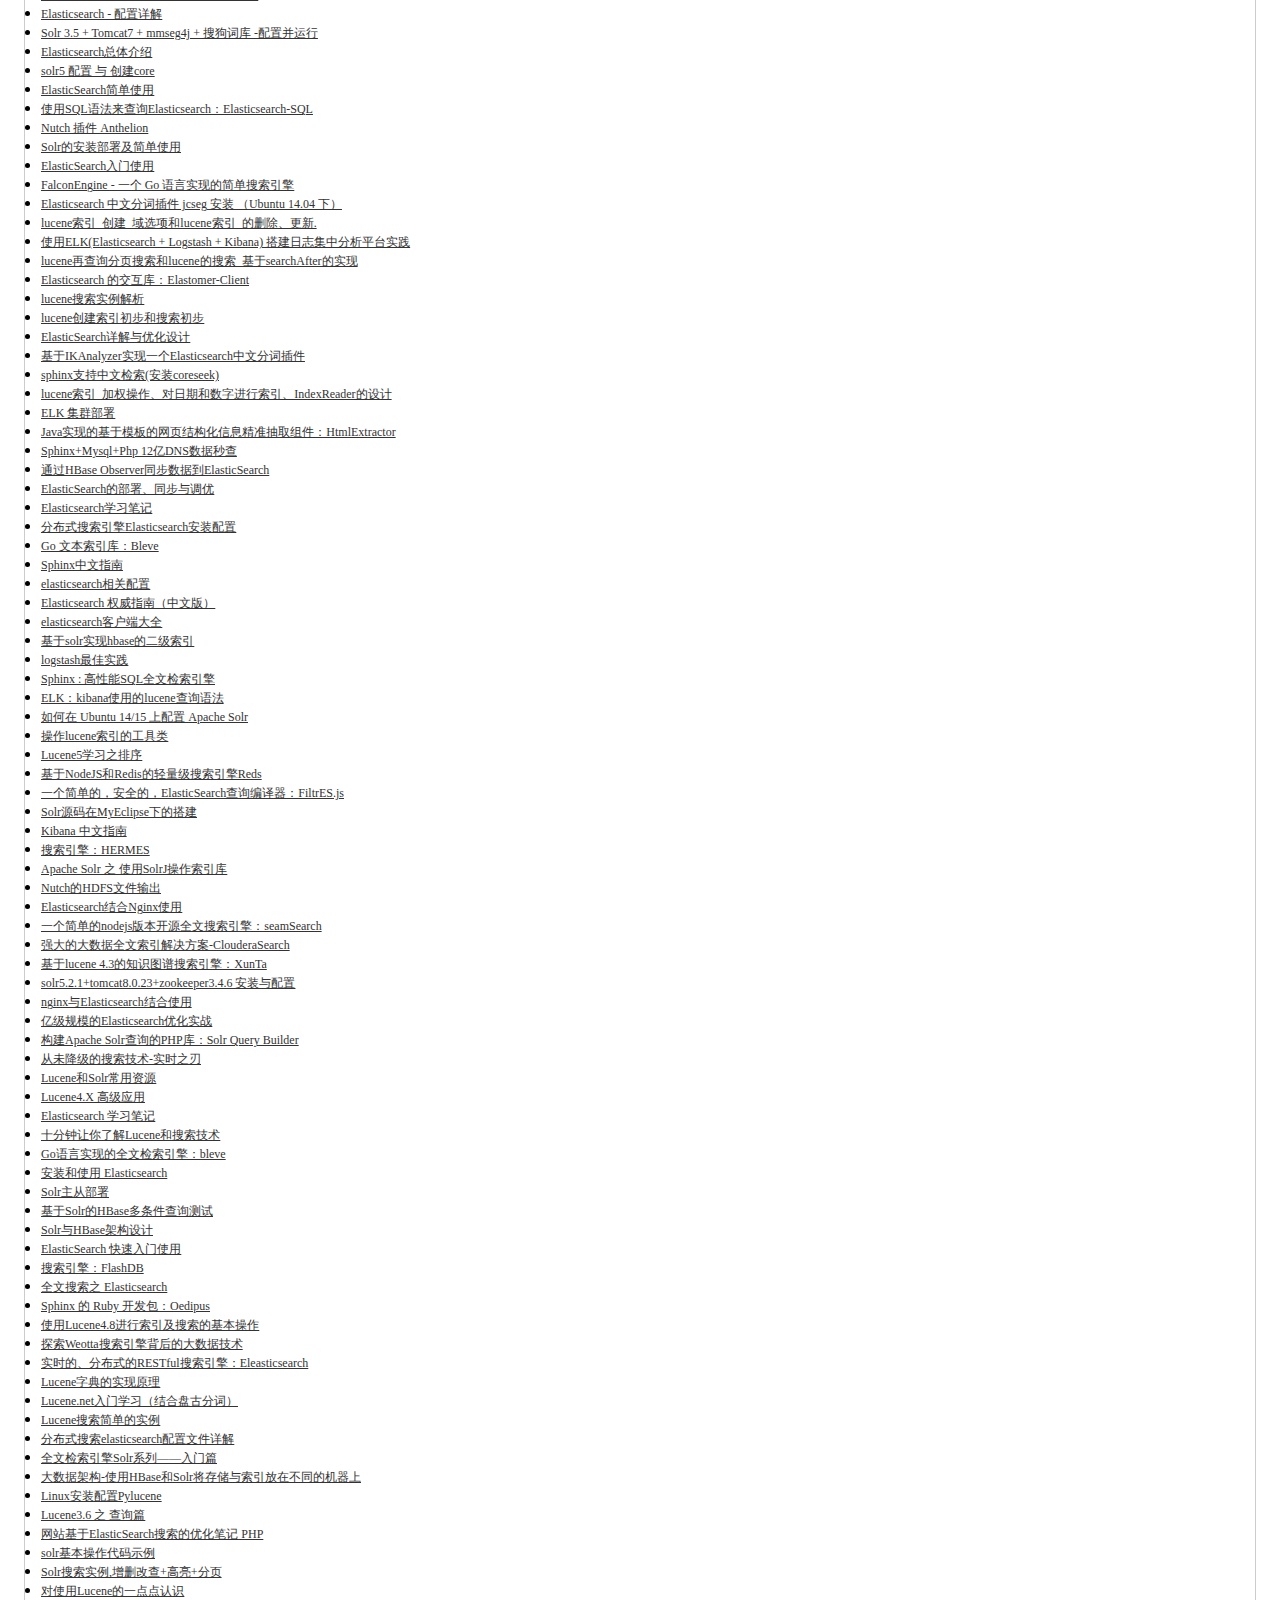
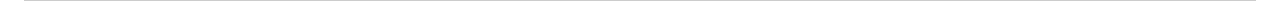
<file: webModule/src/main/webapp/template/website.html>
<!doctype html>
<html lang="en">
 <head> 
  <meta charset="UTF-8"> 
  <title>站点地图_编程无忧网</title> 
  <meta http-equiv="X-UA-Compatible" content="IE=edge"> 
  <meta name="description" content="编程无忧网(www.uubook.net)提供了优质的编程技术博文，编程实例教程，软件最新资讯，涵盖编程语言，移动开发，前端开发，数据库，服务器，云计算等各个领域，更多的优质资源尽在编程无忧网"> 
  <meta name="keywords" content="编程学习,IT技术,软件开发,技术博客,编程教程,软件资讯,软件学习,java架构师教程"> 
  <style>
  body {
   padding:0 1em 0;
  }
  #page_title {
   text-align: center;
   font-size: 18px;
  }
  .module {
   border:1px solid #ccc;
   padding: 0 1em;
  }
  .recently_link li a {
   font-size: 12px;
   color: #333;
  }
 </style> 
 </head> 
 <body> 
  <!--最新的文章的链接--> 
  <h2 id="page_title">编程无忧网 站点地图</h2> 
  <div class="module"> 
   <h4>最新文章</h4> 
   <div class="recently_link">                                                                                                                                                                                                                                                                                                                                                                                                                                                                                                                     
    <li><a href="http://www.uubook.net/article/detail/8776.html">JasperReports报表表达式</a></li>
    <li><a href="http://www.uubook.net/article/detail/8794.html">JasperReport导出报表</a></li>
    <li><a href="http://www.uubook.net/article/detail/13497.html">Jackson数据绑定泛型</a></li>
    <li><a href="http://www.uubook.net/article/detail/16417.html">JSP Cookies处理</a></li>
    <li><a href="http://www.uubook.net/article/detail/16780.html">Spring MVC4 + Spring Security4 + Hibernate实例</a></li>
    <li><a href="http://www.uubook.net/article/detail/16850.html">Struts2快速入门</a></li>
    <li><a href="http://www.uubook.net/article/detail/18536.html">Android Camera(摄像头)</a></li>
    <li><a href="http://www.uubook.net/article/detail/18546.html">Android音频捕获（录音）</a></li>
    <li><a href="http://www.uubook.net/article/detail/18832.html">MongoDB快速入门</a></li>
    <li><a href="http://www.uubook.net/article/detail/18899.html">Redis快速入门</a></li>
    <li><a href="http://www.uubook.net/article/detail/20751.html">D语言范围</a></li>
    <li><a href="http://www.uubook.net/article/detail/50538.html">VR室内定位系统小结</a></li>
    <li><a href="http://www.uubook.net/article/detail/50539.html">你应该使用Django admin的9个理由</a></li>
    <li><a href="http://www.uubook.net/article/detail/50540.html">Koa开源：Fairy－使用 Koa + React 搭建的前后端分离框架</a></li>
    <li><a href="http://www.uubook.net/article/detail/50542.html">WebView性能、体验分析与优化</a></li>
    <li><a href="http://www.uubook.net/article/detail/50543.html">使用jq,angular实现登录界面验证码详解</a></li>
    <li><a href="http://www.uubook.net/article/detail/50544.html">SpringMVC执行流程及源码解析</a></li>
    <li><a href="http://www.uubook.net/article/detail/50545.html">Angular 中的响应式编程 -- 浅淡 Rx 的流式思维</a></li>
    <li><a href="http://www.uubook.net/article/detail/50546.html">Spring+SpringMVC+MyBatis 整合</a></li>
    <li><a href="http://www.uubook.net/article/detail/50547.html">跟Angularjs 项目编码有个约定？</a></li>
    <li><a href="http://www.uubook.net/article/detail/50548.html">Angular 中几种参数传递方式</a></li>
    <li><a href="http://www.uubook.net/article/detail/50549.html">WebRTC 直播时代</a></li>
    <li><a href="http://www.uubook.net/article/detail/50551.html">将Django模板变量传递给外部JS调用的几种方式</a></li>
    <li><a href="http://www.uubook.net/article/detail/50553.html">使用Flask实现用户登陆认证的详细过程</a></li>
    <li><a href="http://www.uubook.net/article/detail/50554.html">别怕,手把手带你撕、拉、扯下SpringMVC的外衣</a></li>
    <li><a href="http://www.uubook.net/article/detail/50556.html">使用 Angular 2 实现单页应用程序</a></li>
    <li><a href="http://www.uubook.net/article/detail/50557.html">源码推荐：Json/xml自动生成model类插件 高度自定义的TabBarController</a></li>
    <li><a href="http://www.uubook.net/article/detail/50558.html">Flask实践：计算器</a></li>
    <li><a href="http://www.uubook.net/article/detail/50559.html">基于Python+Django的Kubernetes集群管理平台</a></li>
    <li><a href="http://www.uubook.net/article/detail/50560.html">实时 Django 终于来了 —— Django Channels 入门指南</a></li>
    <li><a href="http://www.uubook.net/article/detail/50563.html">Koa2原理详解</a></li>
    <li><a href="http://www.uubook.net/article/detail/50564.html">Flask 插件系列 - Flask-MongoEngine</a></li>
    <li><a href="http://www.uubook.net/article/detail/50565.html">Flask 插件系列 - Flask-Mail</a></li>
    <li><a href="http://www.uubook.net/article/detail/50566.html">18 个惊人的 Angular 开源项目</a></li>
    <li><a href="http://www.uubook.net/article/detail/50567.html">AngularJs项目实践总结</a></li>
    <li><a href="http://www.uubook.net/article/detail/50568.html">使用Struts2的拦截器和自定义注解方式实现权限控制</a></li>
    <li><a href="http://www.uubook.net/article/detail/50570.html">JavaScript强化教程——AngularJS 指令</a></li>
    <li><a href="http://www.uubook.net/article/detail/50571.html">使用React上载，操纵图像</a></li>
    <li><a href="http://www.uubook.net/article/detail/50572.html">React 实践心得：react-redux 之 connect 方法详解</a></li>
    <li><a href="http://www.uubook.net/article/detail/50574.html">高效快速地加载 AngularJS 视图</a></li>
    <li><a href="http://www.uubook.net/article/detail/50575.html">Struts2 S2-033漏洞分析</a></li>
    <li><a href="http://www.uubook.net/article/detail/50577.html">如果你也想写Flask</a></li>
    <li><a href="http://www.uubook.net/article/detail/50578.html">Hacking with Angular: 玩转ngOptions指令</a></li>
    <li><a href="http://www.uubook.net/article/detail/50579.html">[译]Scala DSL教程: 实现一个web框架路由器</a></li>
    <li><a href="http://www.uubook.net/article/detail/50580.html">【译】寻找头绪：编写可维护的 JavaScript</a></li>
    <li><a href="http://www.uubook.net/article/detail/50581.html">深入分析Spring 与 Spring MVC容器</a></li>
    <li><a href="http://www.uubook.net/article/detail/50583.html">Angular 2搭配React Native</a></li>
    <li><a href="http://www.uubook.net/article/detail/50584.html">[译]Angular2新人常犯的5个错误</a></li>
    <li><a href="http://www.uubook.net/article/detail/50585.html">图片上传控件angluar-webuploader</a></li>
    <li><a href="http://www.uubook.net/article/detail/50587.html">YY游戏云平台在AngularJS上的实践总结</a></li>
    <li><a href="http://www.uubook.net/article/detail/50589.html">Realm多线程中的那些坑...</a></li>
    <li><a href="http://www.uubook.net/article/detail/50590.html">使用 Swagger UI 与 Swashbuckle 创建 RESTful Web API 帮助文件</a></li>
    <li><a href="http://www.uubook.net/article/detail/50591.html">这可能是开发者社区最成功的愚人节笑话</a></li>
    <li><a href="http://www.uubook.net/article/detail/50592.html">使用Nginx+Lua(OpenResty)开发高性能Web应用</a></li>
    <li><a href="http://www.uubook.net/article/detail/50593.html">springmvc4+hibernate4分页查询功能</a></li>
    <li><a href="http://www.uubook.net/article/detail/50594.html">Django generic scaffold</a></li>
    <li><a href="http://www.uubook.net/article/detail/50595.html">构建mvc框架学习</a></li>
    <li><a href="http://www.uubook.net/article/detail/50596.html">struts2的执行流程与配置详解</a></li>
    <li><a href="http://www.uubook.net/article/detail/50598.html">你应该使用 Django admin 的 9 个理由</a></li>
    <li><a href="http://www.uubook.net/article/detail/50599.html">struts2学习笔记--使用Validator校验数据</a></li>
    <li><a href="http://www.uubook.net/article/detail/50600.html">springmvc学习笔记--json--返回json的日期格式问题</a></li>
    <li><a href="http://www.uubook.net/article/detail/50601.html">angular2-autosize is an Angular2 directive that automatically adjusts textarea height to fi...</a></li>
    <li><a href="http://www.uubook.net/article/detail/50603.html">使用Django-cachalot来缓存你的query</a></li>
    <li><a href="http://www.uubook.net/article/detail/50604.html">优化Angular应用的性能</a></li>
    <li><a href="http://www.uubook.net/article/detail/50606.html">SpringMVC+FastJson 自定义日期转换器</a></li>
    <li><a href="http://www.uubook.net/article/detail/50607.html">SpringMVC配置全局日期转换器，处理日期转换异常</a></li>
    <li><a href="http://www.uubook.net/article/detail/50608.html">SpringMVC整合Velocity模版引擎</a></li>
    <li><a href="http://www.uubook.net/article/detail/50610.html">SpringMVC 之类型转换 Converter</a></li>
    <li><a href="http://www.uubook.net/article/detail/50612.html">在 Ubuntu 上使用 Nginx 部署 Flask 应用</a></li>
    <li><a href="http://www.uubook.net/article/detail/50613.html">Angular依赖注入详解</a></li>
    <li><a href="http://www.uubook.net/article/detail/50614.html">搭建SSH三大框架WEB项目过程(Struts2.3+Hibernate4.3+Spring4.1)</a></li>
    <li><a href="http://www.uubook.net/article/detail/50615.html">借助 AOP 为 Java Web 应用记录性能数据</a></li>
    <li><a href="http://www.uubook.net/article/detail/50616.html">SpringMVC+Mongo简单配置</a></li>
    <li><a href="http://www.uubook.net/article/detail/50619.html">会jQuery，该如何用AngularJS编程思想？</a></li>
    <li><a href="http://www.uubook.net/article/detail/50620.html">详说Angular之指令（directive）</a></li>
    <li><a href="http://www.uubook.net/article/detail/50621.html">Spring MVC 入门基础（一）</a></li>
    <li><a href="http://www.uubook.net/article/detail/50623.html">SpringMVC入门</a></li>
    <li><a href="http://www.uubook.net/article/detail/50624.html">web项目技术选型</a></li>
    <li><a href="http://www.uubook.net/article/detail/50625.html">搭建AngualarJS开发环境</a></li>
    <li><a href="http://www.uubook.net/article/detail/50626.html">Angular2 Http注册登录验证</a></li>
    <li><a href="http://www.uubook.net/article/detail/50627.html">React Web - 淘宝 React 框架</a></li>
    <li><a href="http://www.uubook.net/article/detail/50628.html">CodePoser - CodeIgniter 开发工具</a></li>
    <li><a href="http://www.uubook.net/article/detail/50629.html">SpringMVC使用Interceptor拦截器</a></li>
    <li><a href="http://www.uubook.net/article/detail/50630.html">使用AngularJS构建应用时遇到的问题及解决方案（版本为1.3.9）</a></li>
    <li><a href="http://www.uubook.net/article/detail/50632.html">Spring MVC文件上传--整合bootstrap-fileinput和jQuery-File-Upload</a></li>
    <li><a href="http://www.uubook.net/article/detail/50633.html">基于 React 的构建无线 Web 应用框架</a></li>
    <li><a href="http://www.uubook.net/article/detail/50634.html">lor: 一个基于OpenResty的lua framework</a></li>
    <li><a href="http://www.uubook.net/article/detail/50635.html">使用AngularJS构建应用时遇到的问题及解决方案（版本为1.3.9）</a></li>
    <li><a href="http://www.uubook.net/article/detail/50636.html">SpringMVC 的 Controller 返回各种视图的处理方式</a></li>
    <li><a href="http://www.uubook.net/article/detail/50638.html">Single Page Blog with AngularJS</a></li>
    <li><a href="http://www.uubook.net/article/detail/50639.html">如何在 Ubuntu/Debian/Linux Mint 中编译和安装 wxWidgets</a></li>
    <li><a href="http://www.uubook.net/article/detail/50640.html">GTK 3，GTK 2和Gnome-Shell扁平化主题：Arc-theme</a></li>
    <li><a href="http://www.uubook.net/article/detail/50641.html">PyQtUiLibrary(需要Python3.4和PyQt5)</a></li>
    <li><a href="http://www.uubook.net/article/detail/50642.html">基于C++/Qt开发的 2048 游戏：C++/Qt 2048</a></li>
    <li><a href="http://www.uubook.net/article/detail/50643.html">Qt 安装包制作框架：Qt Installer Framework</a></li>
    <li><a href="http://www.uubook.net/article/detail/50644.html">剪切板管理工具：CopyQ</a></li>
    <li><a href="http://www.uubook.net/article/detail/50645.html">基于PyQt或PySide开发图形化界面</a></li>
    <li><a href="http://www.uubook.net/article/detail/50647.html">PyQt实现钟表效果</a></li>
    <li><a href="http://www.uubook.net/article/detail/50648.html">中文版《Qt5 Cadaques》</a></li>
    <li><a href="http://www.uubook.net/article/detail/50649.html">Win7下安装和使用Qt5详细图解</a></li>
    <li><a href="http://www.uubook.net/article/detail/50651.html">ubuntu eclipse 配置 gtk+2.0 库</a></li>
    <li><a href="http://www.uubook.net/article/detail/50652.html">QT使用qcustomplot 绘制柱状图</a></li>
    <li><a href="http://www.uubook.net/article/detail/50654.html">金山网络界面库：bkwin</a></li>
    <li><a href="http://www.uubook.net/article/detail/50655.html">C++ DirectUI库：SoUI</a></li>
    <li><a href="http://www.uubook.net/article/detail/50656.html">一个 100% Rust GUI 库：Conrod</a></li>
    <li><a href="http://www.uubook.net/article/detail/50658.html">wxWidgets GUI 编程介绍</a></li>
    <li><a href="http://www.uubook.net/article/detail/50660.html">免费的GUI库和源代码</a></li>
    <li><a href="http://www.uubook.net/article/detail/50661.html">是基于PyQt5的一款快速开发框架：QFramer</a></li>
    <li><a href="http://www.uubook.net/article/detail/50662.html">基于 libev 的 Qt 事件调度器：qt_eventdispatcher_libev</a></li>
    <li><a href="http://www.uubook.net/article/detail/50663.html">开源Qt控件集合：QSint</a></li>
    <li><a href="http://www.uubook.net/article/detail/50664.html">一套UI库：cgtk</a></li>
    <li><a href="http://www.uubook.net/article/detail/50665.html">几款开源的图形界面库(GUI Libraries)</a></li>
    <li><a href="http://www.uubook.net/article/detail/50668.html">豆瓣FM客户端：DoubanFM-qt</a></li>
    <li><a href="http://www.uubook.net/article/detail/50669.html">IMAP 邮箱客户端：Trojitá</a></li>
    <li><a href="http://www.uubook.net/article/detail/50670.html">SQLite3 Qt 插件：QtCipherSqlitePlugin</a></li>
    <li><a href="http://www.uubook.net/article/detail/50671.html">XUI - 灵活易用的 Windows UI 库</a></li>
    <li><a href="http://www.uubook.net/article/detail/50672.html">快速，灵活的GUI工具包：Ecere SDK</a></li>
    <li><a href="http://www.uubook.net/article/detail/50674.html">跨平台GUI库 Guichan</a></li>
    <li><a href="http://www.uubook.net/article/detail/50675.html">GTK的.NET的函数库 GTK#</a></li>
    <li><a href="http://www.uubook.net/article/detail/50676.html">Java本地化GUI组件库 SWT</a></li>
    <li><a href="http://www.uubook.net/article/detail/50677.html">Qt编写的umd阅读器：UmdReader</a></li>
    <li><a href="http://www.uubook.net/article/detail/50679.html">Gnome库的Lua完整封装 LuaGnome</a></li>
    <li><a href="http://www.uubook.net/article/detail/50680.html">Windows高级界面开发库 MuiLib</a></li>
    <li><a href="http://www.uubook.net/article/detail/50681.html">Flash As组件 FlashSwing</a></li>
    <li><a href="http://www.uubook.net/article/detail/50683.html">取Google PR值的 QT 库</a></li>
    <li><a href="http://www.uubook.net/article/detail/50684.html">图形界面库 LCUI</a></li>
    <li><a href="http://www.uubook.net/article/detail/50685.html">图形化状态机设计 Qfsm</a></li>
    <li><a href="http://www.uubook.net/article/detail/50689.html">Windows皮肤控件库 FreeCL</a></li>
    <li><a href="http://www.uubook.net/article/detail/50690.html">轻巧、简单的Qt桌面环境 Razor-qt</a></li>
    <li><a href="http://www.uubook.net/article/detail/50691.html">Tree Layout Helper</a></li>
    <li><a href="http://www.uubook.net/article/detail/50692.html">GUI开发工具包 GTK+ 介绍</a></li>
    <li><a href="http://www.uubook.net/article/detail/50693.html">12个Java的报表工具简介</a></li>
    <li><a href="http://www.uubook.net/article/detail/50695.html">PNChart,简洁高效有动画效果的iOS图表库</a></li>
    <li><a href="http://www.uubook.net/article/detail/50696.html">C＃的WinForms用户控件的绘制甘特图</a></li>
    <li><a href="http://www.uubook.net/article/detail/50697.html">Flowchart.js：支持用文本绘制SVG格式流程图</a></li>
    <li><a href="http://www.uubook.net/article/detail/50699.html">Apple Watch图表库：NKWatchChart</a></li>
    <li><a href="http://www.uubook.net/article/detail/50700.html">数据可视化插件：WorldWind_DataVisualization</a></li>
    <li><a href="http://www.uubook.net/article/detail/50702.html">交互式JavaScript图表：Contour</a></li>
    <li><a href="http://www.uubook.net/article/detail/50703.html">jQuery甘特图编辑器：jQueryGantt</a></li>
    <li><a href="http://www.uubook.net/article/detail/50704.html">JQuery图表插件：Plottable</a></li>
    <li><a href="http://www.uubook.net/article/detail/50705.html">JS互动多层饼图：cake-chart</a></li>
    <li><a href="http://www.uubook.net/article/detail/50706.html">Highcharts图表的.net封装框架：YcHighCharts</a></li>
    <li><a href="http://www.uubook.net/article/detail/50707.html">chillJS - JavaScript 2D 库</a></li>
    <li><a href="http://www.uubook.net/article/detail/50709.html">数据可视化库和资源汇总：Awesome dataviz</a></li>
    <li><a href="http://www.uubook.net/article/detail/50710.html">watchOS 的图表图像框架：YOChartImageKit</a></li>
    <li><a href="http://www.uubook.net/article/detail/50711.html">HighCharts 详细使用及API文档说明</a></li>
    <li><a href="http://www.uubook.net/article/detail/50712.html">基于PHP的超炫酷HTML5交互式图表</a></li>
    <li><a href="http://www.uubook.net/article/detail/50713.html">Python交互绘图库：Toyplot</a></li>
    <li><a href="http://www.uubook.net/article/detail/50714.html">.NET 跨平台的绘图组件：OxyPlot</a></li>
    <li><a href="http://www.uubook.net/article/detail/50716.html">漂亮的迷你图React组件：react-sparklines</a></li>
    <li><a href="http://www.uubook.net/article/detail/50717.html">在线动态几何编辑器：GeometryEditor</a></li>
    <li><a href="http://www.uubook.net/article/detail/50718.html">JavaScript图表图形框架 -- GOJS简介</a></li>
    <li><a href="http://www.uubook.net/article/detail/50719.html">JavaScript 图表库：canvas.js</a></li>
    <li><a href="http://www.uubook.net/article/detail/50720.html">Highcharts图表AngularJS指令扩展：Highcharts-ng</a></li>
    <li><a href="http://www.uubook.net/article/detail/50722.html">利用CSS创建饼状、柱状图或折线图的jQuery插件：cssCharts.js</a></li>
    <li><a href="http://www.uubook.net/article/detail/50723.html">一个简洁的 iOS 图表库：TEAChart</a></li>
    <li><a href="http://www.uubook.net/article/detail/50724.html">Morris.js – 用于制作时间系列图表的轻量级JS库</a></li>
    <li><a href="http://www.uubook.net/article/detail/50725.html">2D 图表库：Function Plot</a></li>
    <li><a href="http://www.uubook.net/article/detail/50726.html">运动轨迹时间分析库：Tsfeat</a></li>
    <li><a href="http://www.uubook.net/article/detail/50728.html">iOS曲线图：APLineChart</a></li>
    <li><a href="http://www.uubook.net/article/detail/50731.html">JS实现基于SVG的数据可视化：Textures.js</a></li>
    <li><a href="http://www.uubook.net/article/detail/50732.html">JavaScript 图表组件：ACharts</a></li>
    <li><a href="http://www.uubook.net/article/detail/50734.html">jQuery Highcharts折线图案例分析</a></li>
    <li><a href="http://www.uubook.net/article/detail/50735.html">利用d3.js对QQ群大数据资料进行可视化分析</a></li>
    <li><a href="http://www.uubook.net/article/detail/50737.html">一个灵活和强大的Javascript图表组件：TauCharts</a></li>
    <li><a href="http://www.uubook.net/article/detail/50738.html">jfreechart简单组合图形</a></li>
    <li><a href="http://www.uubook.net/article/detail/50741.html">Highcharts的.NET版本：HighchartsNET</a></li>
    <li><a href="http://www.uubook.net/article/detail/50743.html">JavaScript可视化图表库D3.js</a></li>
    <li><a href="http://www.uubook.net/article/detail/50744.html">D3图形库API参考</a></li>
    <li><a href="http://www.uubook.net/article/detail/50745.html">JavaScript可视化图表库MetricsGraphics.js</a></li>
    <li><a href="http://www.uubook.net/article/detail/50747.html">ECharts-X：3D（WebGL）版的 ECharts</a></li>
    <li><a href="http://www.uubook.net/article/detail/50749.html">10个强大的js图表库</a></li>
    <li><a href="http://www.uubook.net/article/detail/50750.html">AngularJS的多功能图表：n3-charts</a></li>
    <li><a href="http://www.uubook.net/article/detail/50752.html">交互式的三维图表：Z3d</a></li>
    <li><a href="http://www.uubook.net/article/detail/50753.html">WebGL可视化地球和地图引擎：Cesium.js</a></li>
    <li><a href="http://www.uubook.net/article/detail/50754.html">数据可视化教程 - 如何用D3操纵数据</a></li>
    <li><a href="http://www.uubook.net/article/detail/50755.html">12个最好的 JavaScript 图表/图形绘制库</a></li>
    <li><a href="http://www.uubook.net/article/detail/50758.html">xCharts：基于D3的JavaScript图表库</a></li>
    <li><a href="http://www.uubook.net/article/detail/50759.html">AngularJS的甘特图组件：angular-gantt</a></li>
    <li><a href="http://www.uubook.net/article/detail/50760.html">SQL语句图表生成工具ChartSQL</a></li>
    <li><a href="http://www.uubook.net/article/detail/50761.html">根据文本生成图表和流程图的JS库：mermaid</a></li>
    <li><a href="http://www.uubook.net/article/detail/50762.html">数据统计可视化工具：Ranaly</a></li>
    <li><a href="http://www.uubook.net/article/detail/50765.html">一个Graphite &amp; InfluxDB指标仪表板和图形编辑器：Grafana</a></li>
    <li><a href="http://www.uubook.net/article/detail/50766.html">统计数据可视化：Seaborn</a></li>
    <li><a href="http://www.uubook.net/article/detail/50767.html">从SQL创建图表和仪表板：FnordMetric ChartSQL</a></li>
    <li><a href="http://www.uubook.net/article/detail/50768.html">基于D3的时间序列数据可视化和布局：MetricsGraphics.js</a></li>
    <li><a href="http://www.uubook.net/article/detail/50770.html">用于生成图表的的超轻型Java库：XChart</a></li>
    <li><a href="http://www.uubook.net/article/detail/50772.html">Java图表类库JChartLib使用介绍</a></li>
    <li><a href="http://www.uubook.net/article/detail/50774.html">Java图表类库使用介绍：jCharts</a></li>
    <li><a href="http://www.uubook.net/article/detail/50775.html">Android图表生成类库：desCharts</a></li>
    <li><a href="http://www.uubook.net/article/detail/50777.html">AngularJS图表制作组件：angular-chart.js</a></li>
    <li><a href="http://www.uubook.net/article/detail/50779.html">供Java开发使用的ECharts的开发包：ECharts-Java</a></li>
    <li><a href="http://www.uubook.net/article/detail/50780.html">Highcharts拆线图</a></li>
    <li><a href="http://www.uubook.net/article/detail/50781.html">静态和动态图表创建Android API：AndroidPlot</a></li>
    <li><a href="http://www.uubook.net/article/detail/50782.html">HighCharts饼图实例</a></li>
    <li><a href="http://www.uubook.net/article/detail/50783.html">Highcharts基本柱图实例</a></li>
    <li><a href="http://www.uubook.net/article/detail/50785.html">一个Android图表和图形创建库：EazeGraph</a></li>
    <li><a href="http://www.uubook.net/article/detail/50787.html">12个帮助实现超棒数据可视化效果的Javascript框架</a></li>
    <li><a href="http://www.uubook.net/article/detail/50789.html">创建简单响应式图表的JS库：Chartist.js</a></li>
    <li><a href="http://www.uubook.net/article/detail/50790.html">基于D3的可复用的图表库：C3.js</a></li>
    <li><a href="http://www.uubook.net/article/detail/50791.html">一个Python SVG图表创建器：Pygal</a></li>
    <li><a href="http://www.uubook.net/article/detail/50793.html">jfreechart数据轴刻度如何自己设置</a></li>
    <li><a href="http://www.uubook.net/article/detail/50794.html">JFreechart综合</a></li>
    <li><a href="http://www.uubook.net/article/detail/50795.html">JFreeChart实现实时曲线图</a></li>
    <li><a href="http://www.uubook.net/article/detail/50796.html">JfreeChart 散点图</a></li>
    <li><a href="http://www.uubook.net/article/detail/50798.html">Swift 图表库：PDChart</a></li>
    <li><a href="http://www.uubook.net/article/detail/50799.html">10款免费而优秀的图表JS插件</a></li>
    <li><a href="http://www.uubook.net/article/detail/50800.html">javascript图表库：Epoch</a></li>
    <li><a href="http://www.uubook.net/article/detail/50802.html">Gephi：免费跨平台网络分析工具</a></li>
    <li><a href="http://www.uubook.net/article/detail/50803.html">数据可视化的招牌工具：Processing</a></li>
    <li><a href="http://www.uubook.net/article/detail/50804.html">10 款强大的JavaScript图表制作组件</a></li>
    <li><a href="http://www.uubook.net/article/detail/50806.html">JFreeChart生成饼图，柱图并与Sturts2整合</a></li>
    <li><a href="http://www.uubook.net/article/detail/50807.html">Android开源图表库：XCL-Charts</a></li>
    <li><a href="http://www.uubook.net/article/detail/50808.html">用JfreeChart实现条形柱状图表</a></li>
    <li><a href="http://www.uubook.net/article/detail/50809.html">JfreeChart中的timeSeries(时序图)使用示例</a></li>
    <li><a href="http://www.uubook.net/article/detail/50810.html">用于创建甘特图的工具和资源</a></li>
    <li><a href="http://www.uubook.net/article/detail/50811.html">ChartJS的iOS封装：TWRCharts</a></li>
    <li><a href="http://www.uubook.net/article/detail/50812.html">基于浏览器的可视化库：Vis.js</a></li>
    <li><a href="http://www.uubook.net/article/detail/50813.html">iReport+JasperReport实现数据库记录导出到html、excel、pdf文档</a></li>
    <li><a href="http://www.uubook.net/article/detail/50815.html">iOS平台的开源矢量图形库：CorePlot</a></li>
    <li><a href="http://www.uubook.net/article/detail/50816.html">Javascript图元绘制库：ternlight</a></li>
    <li><a href="http://www.uubook.net/article/detail/50817.html">Chart.js - 简单的HTML5图表组件</a></li>
    <li><a href="http://www.uubook.net/article/detail/50819.html">Javascript流程图绘制库：ternlight</a></li>
    <li><a href="http://www.uubook.net/article/detail/50820.html">Teamwork Gantt - 实现甘特图和任务树的jQuery插件</a></li>
    <li><a href="http://www.uubook.net/article/detail/50822.html">JFreeChart画甘特图实例</a></li>
    <li><a href="http://www.uubook.net/article/detail/50823.html">基于javascript的图表组件：judy</a></li>
    <li><a href="http://www.uubook.net/article/detail/50824.html">JasperStarter - 从命令行运行JasperReports</a></li>
    <li><a href="http://www.uubook.net/article/detail/50825.html">基于JFreeChart的股票图绘制 - JStockChart</a></li>
    <li><a href="http://www.uubook.net/article/detail/50826.html">HTML5 图表 - OpenCharts</a></li>
    <li><a href="http://www.uubook.net/article/detail/50828.html">JavaScript图表制作库：xCharts</a></li>
    <li><a href="http://www.uubook.net/article/detail/50829.html">Sparky：一个JavaScript迷你图表生成库</a></li>
    <li><a href="http://www.uubook.net/article/detail/50830.html">JavaScript 甘特图控件：DhtmlGantt</a></li>
    <li><a href="http://www.uubook.net/article/detail/50831.html">fusionCharts属性参考API</a></li>
    <li><a href="http://www.uubook.net/article/detail/50832.html">开源的VFP图表：FoxCharts</a></li>
    <li><a href="http://www.uubook.net/article/detail/50835.html">流程图组件 flowgraph</a></li>
    <li><a href="http://www.uubook.net/article/detail/50836.html">使用Python绘制热图的库 pyHeatMap</a></li>
    <li><a href="http://www.uubook.net/article/detail/50838.html">jQuery Highcharts Table - 将HTML数据表格转成各种图表</a></li>
    <li><a href="http://www.uubook.net/article/detail/50839.html">JavaScript的SVG图形库: jsDraw2DX</a></li>
    <li><a href="http://www.uubook.net/article/detail/50842.html">Android-Charts，Android图形图表控件</a></li>
    <li><a href="http://www.uubook.net/article/detail/50843.html">用PHP生成HTML5图表库 phpChart</a></li>
    <li><a href="http://www.uubook.net/article/detail/50844.html">基于HTML5的图形库 ichartjs</a></li>
    <li><a href="http://www.uubook.net/article/detail/50845.html">Java实现交互式2D和3D图表 JMathPlot</a></li>
    <li><a href="http://www.uubook.net/article/detail/50846.html">展示大数据集的 JavaScript 库 - Crossfilter</a></li>
    <li><a href="http://www.uubook.net/article/detail/50848.html">.net 实现 画图 饼图折线图等</a></li>
    <li><a href="http://www.uubook.net/article/detail/50851.html">java利用JFreeChart实现各种数据统计图（柱形图，饼图，折线图）</a></li>
    <li><a href="http://www.uubook.net/article/detail/50852.html">利用MsChart控件绘制多曲线图表</a></li>
    <li><a href="http://www.uubook.net/article/detail/50853.html">Java轻量级报表解决方案 Dash Reports</a></li>
    <li><a href="http://www.uubook.net/article/detail/50855.html">Java图表库 LiveGraph</a></li>
    <li><a href="http://www.uubook.net/article/detail/50856.html">JavaScript时序图 Cubism.js</a></li>
    <li><a href="http://www.uubook.net/article/detail/50857.html">JFreeChart生成柱状图及其在struts2下的展现</a></li>
    <li><a href="http://www.uubook.net/article/detail/50858.html">JS绘图库 sigma.js</a></li>
    <li><a href="http://www.uubook.net/article/detail/50859.html">可视化库 D3.js</a></li>
    <li><a href="http://www.uubook.net/article/detail/50860.html">使用open flash chart制作报表</a></li>
    <li><a href="http://www.uubook.net/article/detail/50861.html">PHP利用pChart开源项目生成图表</a></li>
    <li><a href="http://www.uubook.net/article/detail/50862.html">Mac OS X 和 iOS 的绘图框架 - Core Plot</a></li>
    <li><a href="http://www.uubook.net/article/detail/50864.html">jfreechar-中文乱码-设置字体解决</a></li>
    <li><a href="http://www.uubook.net/article/detail/50865.html">jfreechar-中文乱码--设置主题样式解决</a></li>
    <li><a href="http://www.uubook.net/article/detail/50866.html">oCanvas - 简化HTML5 Canvas的使用的JavaScript框架</a></li>
    <li><a href="http://www.uubook.net/article/detail/50867.html">open-flash-chart + PHP + jQuery实例</a></li>
    <li><a href="http://www.uubook.net/article/detail/50868.html">PHP图表创建类 - PHPlot</a></li>
    <li><a href="http://www.uubook.net/article/detail/50870.html">开源的HTML5图表制作组件 - Flotr2</a></li>
    <li><a href="http://www.uubook.net/article/detail/50871.html">JFreeChart核心类库中的核心类的方法详解</a></li>
    <li><a href="http://www.uubook.net/article/detail/50872.html">JFreeChart使用心得与例子</a></li>
    <li><a href="http://www.uubook.net/article/detail/50873.html">JavaScript的时序图表库 Rickshaw</a></li>
    <li><a href="http://www.uubook.net/article/detail/50875.html">利用JavaScript绘制图形 - JSGL</a></li>
    <li><a href="http://www.uubook.net/article/detail/50877.html">Android 图表生成工具 AChartEngine</a></li>
    <li><a href="http://www.uubook.net/article/detail/50879.html">Javascript生成图表的类库 AwesomeChartJS</a></li>
    <li><a href="http://www.uubook.net/article/detail/50880.html">可视化 javaScript 图表生成工具 Protovis</a></li>
    <li><a href="http://www.uubook.net/article/detail/50881.html">JavaScript图表类库 CanvasXpress</a></li>
    <li><a href="http://www.uubook.net/article/detail/50884.html">Peity Mini Chart</a></li>
    <li><a href="http://www.uubook.net/article/detail/50885.html">动态流数据图表库 Smoothie Charts</a></li>
    <li><a href="http://www.uubook.net/article/detail/50886.html">Groovy图表工具包 GroovyChart</a></li>
    <li><a href="http://www.uubook.net/article/detail/50887.html">报表解析工具 DocumentBurster</a></li>
    <li><a href="http://www.uubook.net/article/detail/50888.html">Java图表类库 JOpenChart</a></li>
    <li><a href="http://www.uubook.net/article/detail/50892.html">Ruby的图表生成库 Tioga</a></li>
    <li><a href="http://www.uubook.net/article/detail/50893.html">Java图表API GoogleChartWrapper</a></li>
    <li><a href="http://www.uubook.net/article/detail/50894.html">Java图表库 gchartjava</a></li>
    <li><a href="http://www.uubook.net/article/detail/50895.html">Java图表组件 Eastwood</a></li>
    <li><a href="http://www.uubook.net/article/detail/50896.html">Ruby图表绘图工具 Ctioga</a></li>
    <li><a href="http://www.uubook.net/article/detail/50897.html">JCCKit</a></li>
    <li><a href="http://www.uubook.net/article/detail/50898.html">javascriptRRD</a></li>
    <li><a href="http://www.uubook.net/article/detail/50899.html">报表和图表开源项目 fyiReporting</a></li>
    <li><a href="http://www.uubook.net/article/detail/50900.html">开源报表框架 Renaissance</a></li>
    <li><a href="http://www.uubook.net/article/detail/50901.html">Java报表系统 Report Runner</a></li>
    <li><a href="http://www.uubook.net/article/detail/50902.html">智能报表和分析工具 Wabit</a></li>
    <li><a href="http://www.uubook.net/article/detail/50903.html">Sencha Touch Charts</a></li>
    <li><a href="http://www.uubook.net/article/detail/50904.html">GWT版的Flash图表组件 OFCGWT</a></li>
    <li><a href="http://www.uubook.net/article/detail/50906.html">RPG开发框架 OpenRPGUI</a></li>
    <li><a href="http://www.uubook.net/article/detail/50907.html">WebControl</a></li>
    <li><a href="http://www.uubook.net/article/detail/50908.html">Flash 仪表控件 FusionGadgets</a></li>
    <li><a href="http://www.uubook.net/article/detail/50909.html">cewolf</a></li>
    <li><a href="http://www.uubook.net/article/detail/50910.html">PHP图表库 Graidle</a></li>
    <li><a href="http://www.uubook.net/article/detail/50912.html">OLAP报表展示 Olap Navigator</a></li>
    <li><a href="http://www.uubook.net/article/detail/50913.html">LIMBAS</a></li>
    <li><a href="http://www.uubook.net/article/detail/50915.html">Fourfive</a></li>
    <li><a href="http://www.uubook.net/article/detail/50916.html">Javascript曲线表作图库 dygraphs</a></li>
    <li><a href="http://www.uubook.net/article/detail/50917.html">Apache Click 图表组件 click-charts</a></li>
    <li><a href="http://www.uubook.net/article/detail/50919.html">报表设计器 Jaspersoft Studio</a></li>
    <li><a href="http://www.uubook.net/article/detail/50920.html">Java报表类库 Pentaho Reporting</a></li>
    <li><a href="http://www.uubook.net/article/detail/50921.html">JasperReports JSF Plugin</a></li>
    <li><a href="http://www.uubook.net/article/detail/50922.html">OpenFlashChart Plugin</a></li>
    <li><a href="http://www.uubook.net/article/detail/50924.html">Python科学图表库 Veusz</a></li>
    <li><a href="http://www.uubook.net/article/detail/50925.html">报表创建工具 FreeReportBuilder</a></li>
    <li><a href="http://www.uubook.net/article/detail/50926.html">SVG图表库 GerbilCharts</a></li>
    <li><a href="http://www.uubook.net/article/detail/50928.html">Java报表组件 JOOReports</a></li>
    <li><a href="http://www.uubook.net/article/detail/50929.html">Java图表工具 JSynoptic</a></li>
    <li><a href="http://www.uubook.net/article/detail/50930.html">报表设计工具 Reportico</a></li>
    <li><a href="http://www.uubook.net/article/detail/50932.html">基于Java的轻量级报表工具 ART</a></li>
    <li><a href="http://www.uubook.net/article/detail/50933.html">JS时间线图表 Highstock</a></li>
    <li><a href="http://www.uubook.net/article/detail/50934.html">Flex仪表盘生成器 mechan</a></li>
    <li><a href="http://www.uubook.net/article/detail/50935.html">电子表格软件 Simple Spreadsheet</a></li>
    <li><a href="http://www.uubook.net/article/detail/50936.html">JavaScript 图表 Ejschart</a></li>
    <li><a href="http://www.uubook.net/article/detail/50937.html">.NET图表类库 ZedGraph</a></li>
    <li><a href="http://www.uubook.net/article/detail/50938.html">JavaScript图表 JScharts</a></li>
    <li><a href="http://www.uubook.net/article/detail/50941.html">高质量图形图表库 MathGL</a></li>
    <li><a href="http://www.uubook.net/article/detail/50942.html">报表系统 BIRT</a></li>
    <li><a href="http://www.uubook.net/article/detail/50943.html">Flash图表组件 FusionCharts</a></li>
    <li><a href="http://www.uubook.net/article/detail/50944.html">C++图表组件 wxFreeChart</a></li>
    <li><a href="http://www.uubook.net/article/detail/50945.html">PHP图表库 JpGraph</a></li>
    <li><a href="http://www.uubook.net/article/detail/50946.html">基于Qt的图表开发包 QWT</a></li>
    <li><a href="http://www.uubook.net/article/detail/50947.html">基于Python的图表绘图系统 matplotlib</a></li>
    <li><a href="http://www.uubook.net/article/detail/50948.html">Flex 开源数据可视化框架 Axiis</a></li>
    <li><a href="http://www.uubook.net/article/detail/50949.html">图表制作软件 Openchart2</a></li>
    <li><a href="http://www.uubook.net/article/detail/50950.html">C#图表API GoogleChartSharp</a></li>
    <li><a href="http://www.uubook.net/article/detail/50951.html">JavaScript绘图工具包 Plotkit</a></li>
    <li><a href="http://www.uubook.net/article/detail/50953.html">多维数据透视表控件 ePivotTable</a></li>
    <li><a href="http://www.uubook.net/article/detail/50956.html">Java报表工具 JOR</a></li>
    <li><a href="http://www.uubook.net/article/detail/50957.html">Prototype图表插件 ProtoChart</a></li>
    <li><a href="http://www.uubook.net/article/detail/50958.html">Flash图表组件 TGFusionCharts</a></li>
    <li><a href="http://www.uubook.net/article/detail/50959.html">基于GWT的图表组件 GChart</a></li>
    <li><a href="http://www.uubook.net/article/detail/50961.html">jQuery Visualize Plugin</a></li>
    <li><a href="http://www.uubook.net/article/detail/50962.html">Prototype图表插件 Flotr</a></li>
    <li><a href="http://www.uubook.net/article/detail/50963.html">Python API for Open Flash Chart</a></li>
    <li><a href="http://www.uubook.net/article/detail/50964.html">Flex图表引擎 FlexChart</a></li>
    <li><a href="http://www.uubook.net/article/detail/50965.html">报表框架 DynamicJasper</a></li>
    <li><a href="http://www.uubook.net/article/detail/50966.html">报表服务器 JasperServer</a></li>
    <li><a href="http://www.uubook.net/article/detail/50968.html">在 Eclipse RCP 中运用 Open Flash Chart 展现图表</a></li>
    <li><a href="http://www.uubook.net/article/detail/50969.html">纯Javascript图表 Highcharts</a></li>
    <li><a href="http://www.uubook.net/article/detail/50970.html">Flash图表解决方案 Finger Chart</a></li>
    <li><a href="http://www.uubook.net/article/detail/50971.html">Flash图表组件 Open Flash Chart</a></li>
    <li><a href="http://www.uubook.net/article/detail/50972.html">Java报表开发组件 DynamicReports</a></li>
    <li><a href="http://www.uubook.net/article/detail/50973.html">JavaScript图表组件 dhtmlxChart</a></li>
    <li><a href="http://www.uubook.net/article/detail/50974.html">JSF图表绘制库 JSFlot</a></li>
    <li><a href="http://www.uubook.net/article/detail/50976.html">Prototype图表插件 Plotr</a></li>
    <li><a href="http://www.uubook.net/article/detail/50977.html">Eclipse的报表设计插件 JasperWave</a></li>
    <li><a href="http://www.uubook.net/article/detail/50978.html">JavaScript统计库 jStat</a></li>
    <li><a href="http://www.uubook.net/article/detail/50982.html">Flash图表 Amcharts</a></li>
    <li><a href="http://www.uubook.net/article/detail/50983.html">SilverLight图表控件 Visifire</a></li>
    <li><a href="http://www.uubook.net/article/detail/50984.html">Google Chart API</a></li>
    <li><a href="http://www.uubook.net/article/detail/50985.html">可视化报表设计工具 iReport</a></li>
    <li><a href="http://www.uubook.net/article/detail/50986.html">jQuery图表插件 JS Charts</a></li>
    <li><a href="http://www.uubook.net/article/detail/50987.html">C#的图表制作库 NPlot</a></li>
    <li><a href="http://www.uubook.net/article/detail/50988.html">jfreechart小记(雷达图+折线图)</a></li>
    <li><a href="http://www.uubook.net/article/detail/50989.html">HTTP/2 幕后原理</a></li>
    <li><a href="http://www.uubook.net/article/detail/50990.html">JFreeChart入门简介</a></li>
    <li><a href="http://www.uubook.net/article/detail/50992.html">jfreechart中文乱码解决方法</a></li>
    <li><a href="http://www.uubook.net/article/detail/50994.html">Elasticsearch配置文件说明</a></li>
    <li><a href="http://www.uubook.net/article/detail/50995.html">提高solr的搜索速度</a></li>
    <li><a href="http://www.uubook.net/article/detail/50996.html">Solr与Sphinx的比较</a></li>
    <li><a href="http://www.uubook.net/article/detail/50997.html">把 Elasticsearch 当数据库使：聚合后排序</a></li>
    <li><a href="http://www.uubook.net/article/detail/50999.html">Elasticsearch 2.2.0 分词篇：中文分词</a></li>
    <li><a href="http://www.uubook.net/article/detail/51000.html">把 Elasticsearch 当数据库使</a></li>
    <li><a href="http://www.uubook.net/article/detail/51001.html">Solr基础教程之环境搭建（一）</a></li>
    <li><a href="http://www.uubook.net/article/detail/51002.html">Elasticsearch 2.20 JAVA开发篇：索引文档操作</a></li>
    <li><a href="http://www.uubook.net/article/detail/51003.html">A list of Elasticsearch tutorials, videos, tools and resources</a></li>
    <li><a href="http://www.uubook.net/article/detail/51004.html">Elasticsearch 2.20 高亮显示</a></li>
    <li><a href="http://www.uubook.net/article/detail/51007.html">elasticsearch之查询过滤</a></li>
    <li><a href="http://www.uubook.net/article/detail/51008.html">elasticsearch的bulk操作</a></li>
    <li><a href="http://www.uubook.net/article/detail/51009.html">elasticsearch之mapping配置</a></li>
    <li><a href="http://www.uubook.net/article/detail/51010.html">elasticsearch之基本查询</a></li>
    <li><a href="http://www.uubook.net/article/detail/51011.html">Elasticsearch 2.20 搜索详解</a></li>
    <li><a href="http://www.uubook.net/article/detail/51012.html">Luence4 五分钟快速入门示例</a></li>
    <li><a href="http://www.uubook.net/article/detail/51014.html">用ElasticSearch,LogStash,Kibana搭建实时日志收集系统</a></li>
    <li><a href="http://www.uubook.net/article/detail/51015.html">ElasticSearch安装和配置head、bigdesk、IkAnalyzer</a></li>
    <li><a href="http://www.uubook.net/article/detail/51016.html">CENTOS安装ElasticSearch</a></li>
    <li><a href="http://www.uubook.net/article/detail/51017.html">Elasticsearch集群的备份与恢复</a></li>
    <li><a href="http://www.uubook.net/article/detail/51018.html">Elasticsearch 2.20 文档篇：更新删除文档</a></li>
    <li><a href="http://www.uubook.net/article/detail/51019.html">让Elasticsearch集群冷热分享、读写分离</a></li>
    <li><a href="http://www.uubook.net/article/detail/51020.html">Elasticsearch 免费认证插件Search-guard的部署安装及策略配置</a></li>
    <li><a href="http://www.uubook.net/article/detail/51021.html">Elasticsearch 2.20 使用环境说明</a></li>
    <li><a href="http://www.uubook.net/article/detail/51022.html">新浪32亿条实时日志的Elasticsearch优化</a></li>
    <li><a href="http://www.uubook.net/article/detail/51023.html">lucene简单入门</a></li>
    <li><a href="http://www.uubook.net/article/detail/51024.html">为ElasticSearch添加HTTP基本认证</a></li>
    <li><a href="http://www.uubook.net/article/detail/51025.html">把Elasticsearch作为时间序列数据库使用</a></li>
    <li><a href="http://www.uubook.net/article/detail/51026.html">Elasticsearch 并发修改乐观锁</a></li>
    <li><a href="http://www.uubook.net/article/detail/51027.html">把 ElasticSearch 当成是 NoSQL 数据库</a></li>
    <li><a href="http://www.uubook.net/article/detail/51037.html">Elasticsearch 2.20入门篇：聚合操作</a></li>
    <li><a href="http://www.uubook.net/article/detail/51045.html">使用 Elasticsearch 实现博客站内搜索</a></li>
    <li><a href="http://www.uubook.net/article/detail/51047.html">用SQL语句查询elasticsearch</a></li>
    <li><a href="http://www.uubook.net/article/detail/51050.html">elasticsearch批量数据导入和导出</a></li>
    <li><a href="http://www.uubook.net/article/detail/51051.html">Elasticsearch是什么以及核心概念</a></li>
    <li><a href="http://www.uubook.net/article/detail/51052.html">solr-集群安装搭建-入门</a></li>
    <li><a href="http://www.uubook.net/article/detail/51053.html">lucene4.x自定义停用分词器</a></li>
    <li><a href="http://www.uubook.net/article/detail/51054.html">ElasticSearch 使用心得</a></li>
    <li><a href="http://www.uubook.net/article/detail/51055.html">ElasticSearch 安装</a></li>
    <li><a href="http://www.uubook.net/article/detail/51056.html">CENTOS安装ElasticSearch</a></li>
    <li><a href="http://www.uubook.net/article/detail/51057.html">Elasticsearch 基本查询学习</a></li>
    <li><a href="http://www.uubook.net/article/detail/51058.html">Python读取Redis数据导出到Elasticsearch</a></li>
    <li><a href="http://www.uubook.net/article/detail/51060.html">Solr学习总结（七）Solr搜索引擎的整体架构</a></li>
    <li><a href="http://www.uubook.net/article/detail/51062.html">ElasticSearch优化设计</a></li>
    <li><a href="http://www.uubook.net/article/detail/51063.html">Elasticsearch 2.20入门篇：基本操作</a></li>
    <li><a href="http://www.uubook.net/article/detail/51064.html">利用Python进行Elasticsearch数据索引</a></li>
    <li><a href="http://www.uubook.net/article/detail/51065.html">Elasticsearch 初入门</a></li>
    <li><a href="http://www.uubook.net/article/detail/51066.html">Tomcat下部署Solr5.3</a></li>
    <li><a href="http://www.uubook.net/article/detail/51067.html">searchkit - React搜索组件</a></li>
    <li><a href="http://www.uubook.net/article/detail/51068.html">一个flask写的elasticsearch查询工具:Sense</a></li>
    <li><a href="http://www.uubook.net/article/detail/51069.html">Elasticsearch 索引学习</a></li>
    <li><a href="http://www.uubook.net/article/detail/51070.html">ElasticSearch - 基本概念</a></li>
    <li><a href="http://www.uubook.net/article/detail/51071.html">ElasticSearch 配置文件解析</a></li>
    <li><a href="http://www.uubook.net/article/detail/51072.html">Elasticsearch搜索引擎入门</a></li>
    <li><a href="http://www.uubook.net/article/detail/51073.html">Tomcat7.0下部署Solr5.3.0</a></li>
    <li><a href="http://www.uubook.net/article/detail/51074.html">基于Golang将MongoDB的数据同步到Elasticsearch</a></li>
    <li><a href="http://www.uubook.net/article/detail/51075.html">提供了solr到elasticsearch的语法翻译引擎：solr-to-es</a></li>
    <li><a href="http://www.uubook.net/article/detail/51076.html">elasticsearch批量数据导入和导出</a></li>
    <li><a href="http://www.uubook.net/article/detail/51077.html">控制Elasticsearch分片和副本的分配</a></li>
    <li><a href="http://www.uubook.net/article/detail/51078.html">elasticsearch高级配置之分片分布规则设置</a></li>
    <li><a href="http://www.uubook.net/article/detail/51079.html">Elasticsearch - 配置详解</a></li>
    <li><a href="http://www.uubook.net/article/detail/51082.html">Solr 3.5 + Tomcat7 + mmseg4j + 搜狗词库 -配置并运行</a></li>
    <li><a href="http://www.uubook.net/article/detail/51083.html">Elasticsearch总体介绍</a></li>
    <li><a href="http://www.uubook.net/article/detail/51084.html">solr5 配置 与 创建core</a></li>
    <li><a href="http://www.uubook.net/article/detail/51085.html">ElasticSearch简单使用</a></li>
    <li><a href="http://www.uubook.net/article/detail/51086.html">使用SQL语法来查询Elasticsearch：Elasticsearch-SQL</a></li>
    <li><a href="http://www.uubook.net/article/detail/51087.html">Nutch 插件 Anthelion</a></li>
    <li><a href="http://www.uubook.net/article/detail/51088.html">Solr的安装部署及简单使用</a></li>
    <li><a href="http://www.uubook.net/article/detail/51089.html">ElasticSearch入门使用</a></li>
    <li><a href="http://www.uubook.net/article/detail/51092.html">FalconEngine - 一个 Go 语言实现的简单搜索引擎</a></li>
    <li><a href="http://www.uubook.net/article/detail/51093.html">Elasticsearch 中文分词插件 jcseg 安装 （Ubuntu 14.04 下）</a></li>
    <li><a href="http://www.uubook.net/article/detail/51094.html">lucene索引_创建_域选项和lucene索引_的删除、更新.</a></li>
    <li><a href="http://www.uubook.net/article/detail/51095.html">使用ELK(Elasticsearch + Logstash + Kibana) 搭建日志集中分析平台实践</a></li>
    <li><a href="http://www.uubook.net/article/detail/51096.html">lucene再查询分页搜索和lucene的搜索_基于searchAfter的实现</a></li>
    <li><a href="http://www.uubook.net/article/detail/51097.html">Elasticsearch 的交互库：Elastomer-Client</a></li>
    <li><a href="http://www.uubook.net/article/detail/51098.html">lucene搜索实例解析</a></li>
    <li><a href="http://www.uubook.net/article/detail/51099.html">lucene创建索引初步和搜索初步</a></li>
    <li><a href="http://www.uubook.net/article/detail/51100.html">ElasticSearch详解与优化设计</a></li>
    <li><a href="http://www.uubook.net/article/detail/51102.html">基于IKAnalyzer实现一个Elasticsearch中文分词插件</a></li>
    <li><a href="http://www.uubook.net/article/detail/51103.html">sphinx支持中文检索(安装coreseek)</a></li>
    <li><a href="http://www.uubook.net/article/detail/51104.html">lucene索引_加权操作、对日期和数字进行索引、IndexReader的设计</a></li>
    <li><a href="http://www.uubook.net/article/detail/51107.html">ELK 集群部署</a></li>
    <li><a href="http://www.uubook.net/article/detail/51110.html">Java实现的基于模板的网页结构化信息精准抽取组件：HtmlExtractor</a></li>
    <li><a href="http://www.uubook.net/article/detail/51112.html">Sphinx+Mysql+Php 12亿DNS数据秒查</a></li>
    <li><a href="http://www.uubook.net/article/detail/51114.html">通过HBase Observer同步数据到ElasticSearch</a></li>
    <li><a href="http://www.uubook.net/article/detail/51115.html">ElasticSearch的部署、同步与调优</a></li>
    <li><a href="http://www.uubook.net/article/detail/51116.html">Elasticsearch学习笔记</a></li>
    <li><a href="http://www.uubook.net/article/detail/51117.html">分布式搜索引擎Elasticsearch安装配置</a></li>
    <li><a href="http://www.uubook.net/article/detail/51119.html">Go 文本索引库：Bleve</a></li>
    <li><a href="http://www.uubook.net/article/detail/51120.html">Sphinx中文指南</a></li>
    <li><a href="http://www.uubook.net/article/detail/51121.html">elasticsearch相关配置</a></li>
    <li><a href="http://www.uubook.net/article/detail/51122.html">Elasticsearch 权威指南（中文版）</a></li>
    <li><a href="http://www.uubook.net/article/detail/51125.html">elasticsearch客户端大全</a></li>
    <li><a href="http://www.uubook.net/article/detail/51127.html">基于solr实现hbase的二级索引</a></li>
    <li><a href="http://www.uubook.net/article/detail/51128.html">logstash最佳实践</a></li>
    <li><a href="http://www.uubook.net/article/detail/51129.html">Sphinx : 高性能SQL全文检索引擎</a></li>
    <li><a href="http://www.uubook.net/article/detail/51130.html">ELK：kibana使用的lucene查询语法</a></li>
    <li><a href="http://www.uubook.net/article/detail/51131.html">如何在 Ubuntu 14/15 上配置 Apache Solr</a></li>
    <li><a href="http://www.uubook.net/article/detail/51132.html">操作lucene索引的工具类</a></li>
    <li><a href="http://www.uubook.net/article/detail/51136.html">Lucene5学习之排序</a></li>
    <li><a href="http://www.uubook.net/article/detail/51137.html">基于NodeJS和Redis的轻量级搜索引擎Reds</a></li>
    <li><a href="http://www.uubook.net/article/detail/51138.html">一个简单的，安全的，ElasticSearch查询编译器：FiltrES.js</a></li>
    <li><a href="http://www.uubook.net/article/detail/51139.html">Solr源码在MyEclipse下的搭建</a></li>
    <li><a href="http://www.uubook.net/article/detail/51140.html">Kibana 中文指南</a></li>
    <li><a href="http://www.uubook.net/article/detail/51141.html">搜索引擎：HERMES</a></li>
    <li><a href="http://www.uubook.net/article/detail/51142.html">Apache Solr 之 使用SolrJ操作索引库</a></li>
    <li><a href="http://www.uubook.net/article/detail/51143.html">Nutch的HDFS文件输出</a></li>
    <li><a href="http://www.uubook.net/article/detail/51144.html">Elasticsearch结合Nginx使用</a></li>
    <li><a href="http://www.uubook.net/article/detail/51145.html">一个简单的nodejs版本开源全文搜索引擎：seamSearch</a></li>
    <li><a href="http://www.uubook.net/article/detail/51146.html">强大的大数据全文索引解决方案-ClouderaSearch</a></li>
    <li><a href="http://www.uubook.net/article/detail/51147.html">基于lucene 4.3的知识图谱搜索引擎：XunTa</a></li>
    <li><a href="http://www.uubook.net/article/detail/51149.html">solr5.2.1+tomcat8.0.23+zookeeper3.4.6 安装与配置</a></li>
    <li><a href="http://www.uubook.net/article/detail/51150.html">nginx与Elasticsearch结合使用</a></li>
    <li><a href="http://www.uubook.net/article/detail/51151.html">亿级规模的Elasticsearch优化实战</a></li>
    <li><a href="http://www.uubook.net/article/detail/51152.html">构建Apache Solr查询的PHP库：Solr Query Builder</a></li>
    <li><a href="http://www.uubook.net/article/detail/51153.html">从未降级的搜索技术-实时之刃</a></li>
    <li><a href="http://www.uubook.net/article/detail/51154.html">Lucene和Solr常用资源</a></li>
    <li><a href="http://www.uubook.net/article/detail/51156.html">Lucene4.X 高级应用</a></li>
    <li><a href="http://www.uubook.net/article/detail/51157.html">Elasticsearch 学习笔记</a></li>
    <li><a href="http://www.uubook.net/article/detail/51158.html">十分钟让你了解Lucene和搜索技术</a></li>
    <li><a href="http://www.uubook.net/article/detail/51159.html">Go语言实现的全文检索引擎：bleve</a></li>
    <li><a href="http://www.uubook.net/article/detail/51163.html">安装和使用 Elasticsearch</a></li>
    <li><a href="http://www.uubook.net/article/detail/51164.html">Solr主从部署</a></li>
    <li><a href="http://www.uubook.net/article/detail/51165.html">基于Solr的HBase多条件查询测试</a></li>
    <li><a href="http://www.uubook.net/article/detail/51168.html">Solr与HBase架构设计</a></li>
    <li><a href="http://www.uubook.net/article/detail/51173.html">ElasticSearch 快速入门使用</a></li>
    <li><a href="http://www.uubook.net/article/detail/51175.html">搜索引擎：FlashDB</a></li>
    <li><a href="http://www.uubook.net/article/detail/51176.html">全文搜索之 Elasticsearch</a></li>
    <li><a href="http://www.uubook.net/article/detail/51177.html">Sphinx 的 Ruby 开发包：Oedipus</a></li>
    <li><a href="http://www.uubook.net/article/detail/51178.html">使用Lucene4.8进行索引及搜索的基本操作</a></li>
    <li><a href="http://www.uubook.net/article/detail/51179.html">探索Weotta搜索引擎背后的大数据技术</a></li>
    <li><a href="http://www.uubook.net/article/detail/51180.html">实时的、分布式的RESTful搜索引擎：Eleasticsearch</a></li>
    <li><a href="http://www.uubook.net/article/detail/51181.html">Lucene字典的实现原理</a></li>
    <li><a href="http://www.uubook.net/article/detail/51182.html">Lucene.net入门学习（结合盘古分词）</a></li>
    <li><a href="http://www.uubook.net/article/detail/51183.html">Lucene搜索简单的实例</a></li>
    <li><a href="http://www.uubook.net/article/detail/51185.html">分布式搜索elasticsearch配置文件详解</a></li>
    <li><a href="http://www.uubook.net/article/detail/51186.html">全文检索引擎Solr系列——入门篇</a></li>
    <li><a href="http://www.uubook.net/article/detail/51187.html">大数据架构-使用HBase和Solr将存储与索引放在不同的机器上</a></li>
    <li><a href="http://www.uubook.net/article/detail/51188.html">Linux安装配置Pylucene</a></li>
    <li><a href="http://www.uubook.net/article/detail/51189.html">Lucene3.6 之 查询篇</a></li>
    <li><a href="http://www.uubook.net/article/detail/51190.html">网站基于ElasticSearch搜索的优化笔记 PHP</a></li>
    <li><a href="http://www.uubook.net/article/detail/51191.html">solr基本操作代码示例</a></li>
    <li><a href="http://www.uubook.net/article/detail/51192.html">Solr搜索实例,增删改查+高亮+分页</a></li>
    <li><a href="http://www.uubook.net/article/detail/51193.html">对使用Lucene的一点点认识</a></li>
   </div> 
  </div> 
  <!--<h5>标签分类</h5>-->  
 </body>
</html>
</file>
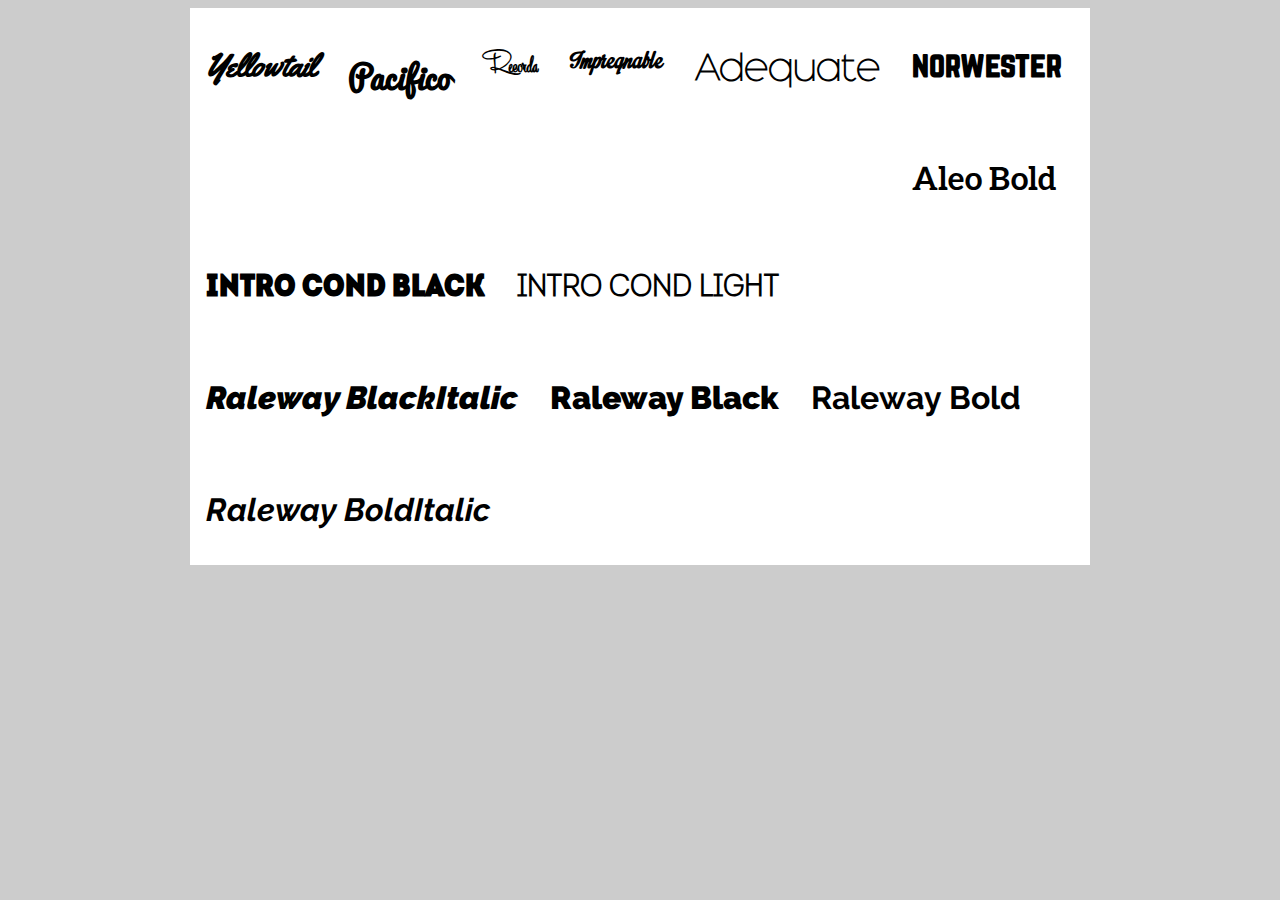
<file: webModule/src/main/webapp/asset/css/font/englishFont/demo.html>
<!DOCTYPE html>
<html lang="en">
<head>
    <meta charset="UTF-8">
    <link rel="stylesheet" type="text/css" href="mw-font.css">
    <title>Title</title>
    <style>
        body {
            background: #CCC
        }

        .fontContent {
            width: 900px;
            margin: 0 auto;
            background: #FFF
        }

        .fontContent h1 {
            padding: 0.5em;
            float: left
        }
    </style>
</head>
<body>
<div class="fontContent">
    <h1 style="font-family: Yellowtail">Yellowtail</h1>

    <h1 style="font-family: Pacifico">Pacifico</h1>

    <h1 style="font-family: Recorda">Recorda</h1>

    <h1 style="font-family: Impregnable">Impregnable</h1>

    <h1 style="font-family: Adequate">Adequate</h1>

    <h1 style="font-family: norwester">norwester</h1>

    <h1 style="font-family: 'Aleo Bold'">Aleo Bold</h1>

    <h1 style="font-family: 'Intro Cond Black'">Intro Cond Black</h1>

    <h1 style="font-family: 'Intro Cond Light'">Intro Cond Light</h1>

    <h1 style="font-family: 'Raleway BlackItalic'">Raleway BlackItalic</h1>

    <h1 style="font-family: 'Raleway Black'">Raleway Black</h1>

    <h1 style="font-family: 'Raleway Bold'">Raleway Bold</h1>

    <h1 style="font-family: 'Raleway BoldItalic'">Raleway BoldItalic</h1>

    <div style="clear: both"></div>

</div>

</body>
</html>
</file>
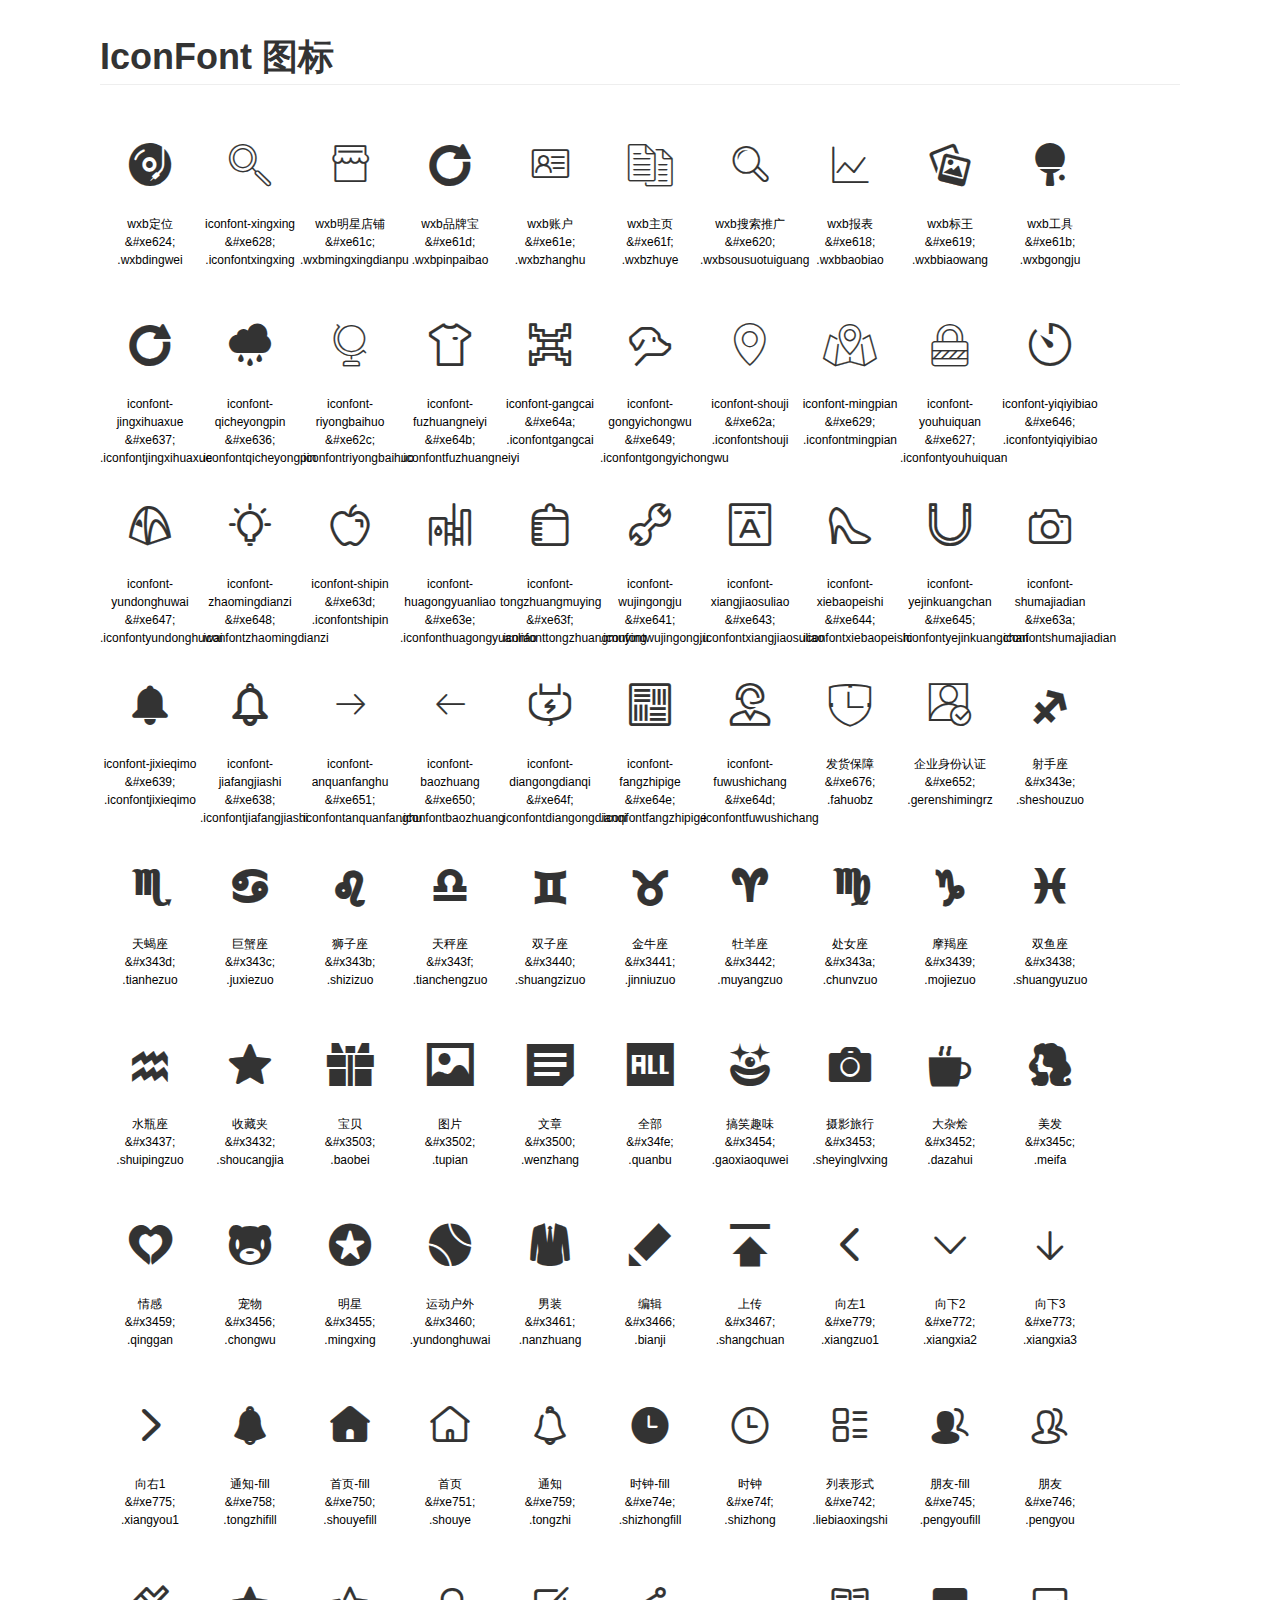
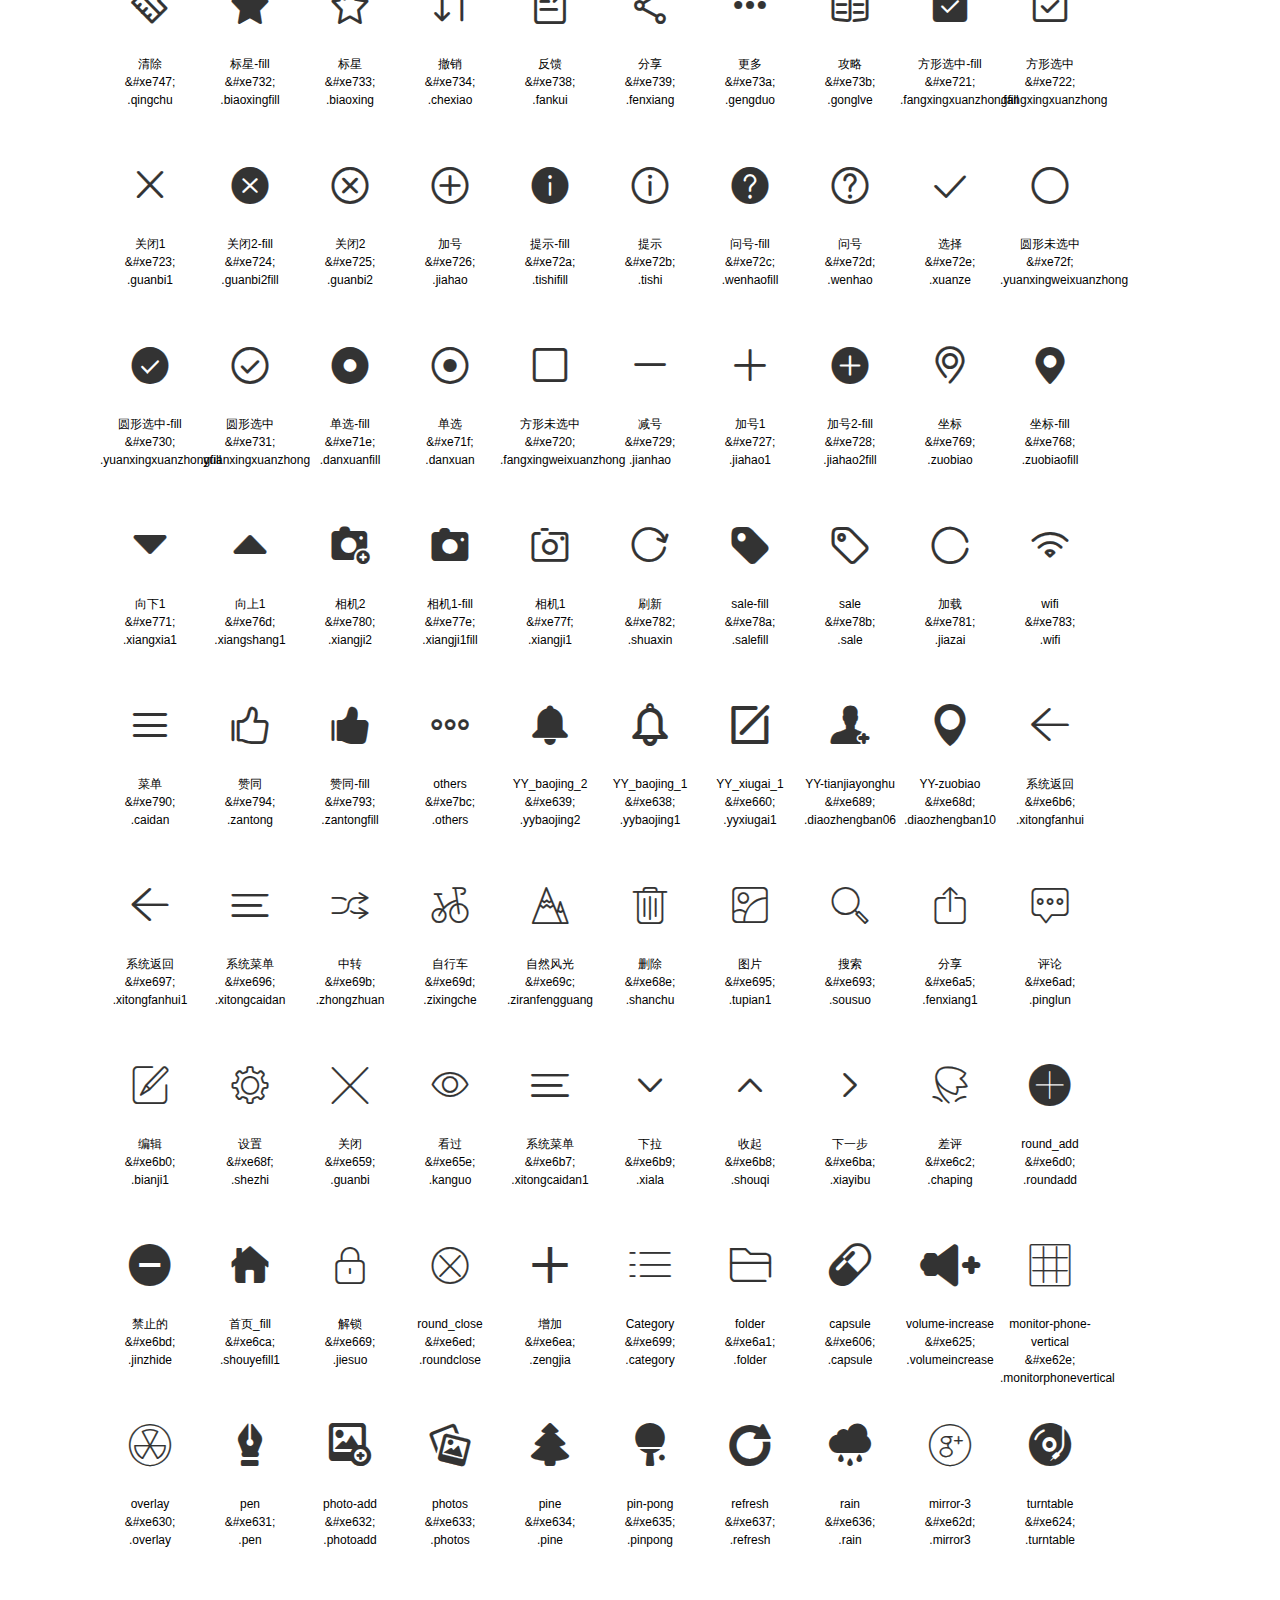
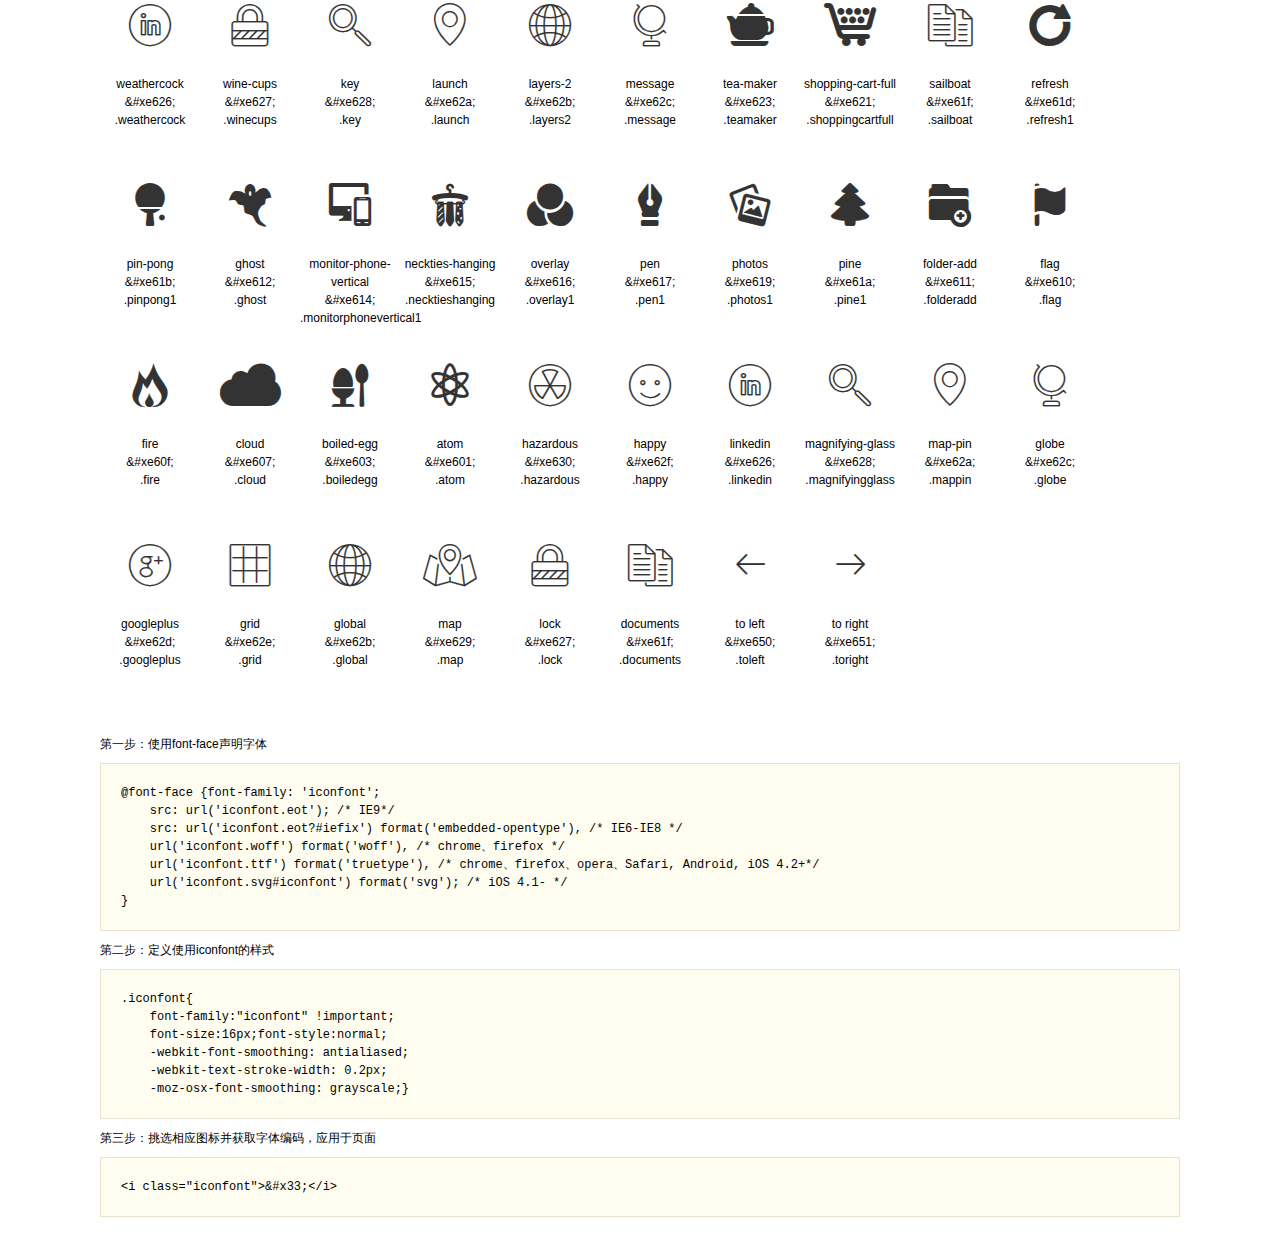
<file: webModule/src/main/webapp/asset/css/font/iconfont/demo.html>
<!DOCTYPE html>
<html>
<head>
    <meta charset="utf-8"/>
    <title>IconFont</title>
    <link rel="stylesheet" href="demo.css">
    <link rel="stylesheet" href="iconfont.css">
</head>
<body>
<div class="main">
    <h1>IconFont 图标</h1>
    <ul class="icon_lists clear">

        <li>
            <i class="icon iconfont">&#xe624;</i>

            <div class="name">wxb定位</div>
            <div class="code">&amp;#xe624;</div>
            <div class="fontclass">.wxbdingwei</div>
        </li>

        <li>
            <i class="icon iconfont">&#xe628;</i>

            <div class="name">iconfont-xingxing</div>
            <div class="code">&amp;#xe628;</div>
            <div class="fontclass">.iconfontxingxing</div>
        </li>

        <li>
            <i class="icon iconfont">&#xe61c;</i>

            <div class="name">wxb明星店铺</div>
            <div class="code">&amp;#xe61c;</div>
            <div class="fontclass">.wxbmingxingdianpu</div>
        </li>

        <li>
            <i class="icon iconfont">&#xe61d;</i>

            <div class="name">wxb品牌宝</div>
            <div class="code">&amp;#xe61d;</div>
            <div class="fontclass">.wxbpinpaibao</div>
        </li>

        <li>
            <i class="icon iconfont">&#xe61e;</i>

            <div class="name">wxb账户</div>
            <div class="code">&amp;#xe61e;</div>
            <div class="fontclass">.wxbzhanghu</div>
        </li>

        <li>
            <i class="icon iconfont">&#xe61f;</i>

            <div class="name">wxb主页</div>
            <div class="code">&amp;#xe61f;</div>
            <div class="fontclass">.wxbzhuye</div>
        </li>

        <li>
            <i class="icon iconfont">&#xe620;</i>

            <div class="name">wxb搜索推广</div>
            <div class="code">&amp;#xe620;</div>
            <div class="fontclass">.wxbsousuotuiguang</div>
        </li>

        <li>
            <i class="icon iconfont">&#xe618;</i>

            <div class="name">wxb报表</div>
            <div class="code">&amp;#xe618;</div>
            <div class="fontclass">.wxbbaobiao</div>
        </li>

        <li>
            <i class="icon iconfont">&#xe619;</i>

            <div class="name">wxb标王</div>
            <div class="code">&amp;#xe619;</div>
            <div class="fontclass">.wxbbiaowang</div>
        </li>

        <li>
            <i class="icon iconfont">&#xe61b;</i>

            <div class="name">wxb工具</div>
            <div class="code">&amp;#xe61b;</div>
            <div class="fontclass">.wxbgongju</div>
        </li>

        <li>
            <i class="icon iconfont">&#xe637;</i>

            <div class="name">iconfont-jingxihuaxue</div>
            <div class="code">&amp;#xe637;</div>
            <div class="fontclass">.iconfontjingxihuaxue</div>
        </li>

        <li>
            <i class="icon iconfont">&#xe636;</i>

            <div class="name">iconfont-qicheyongpin</div>
            <div class="code">&amp;#xe636;</div>
            <div class="fontclass">.iconfontqicheyongpin</div>
        </li>

        <li>
            <i class="icon iconfont">&#xe62c;</i>

            <div class="name">iconfont-riyongbaihuo</div>
            <div class="code">&amp;#xe62c;</div>
            <div class="fontclass">.iconfontriyongbaihuo</div>
        </li>

        <li>
            <i class="icon iconfont">&#xe64b;</i>

            <div class="name">iconfont-fuzhuangneiyi</div>
            <div class="code">&amp;#xe64b;</div>
            <div class="fontclass">.iconfontfuzhuangneiyi</div>
        </li>

        <li>
            <i class="icon iconfont">&#xe64a;</i>

            <div class="name">iconfont-gangcai</div>
            <div class="code">&amp;#xe64a;</div>
            <div class="fontclass">.iconfontgangcai</div>
        </li>

        <li>
            <i class="icon iconfont">&#xe649;</i>

            <div class="name">iconfont-gongyichongwu</div>
            <div class="code">&amp;#xe649;</div>
            <div class="fontclass">.iconfontgongyichongwu</div>
        </li>

        <li>
            <i class="icon iconfont">&#xe62a;</i>

            <div class="name">iconfont-shouji</div>
            <div class="code">&amp;#xe62a;</div>
            <div class="fontclass">.iconfontshouji</div>
        </li>

        <li>
            <i class="icon iconfont">&#xe629;</i>

            <div class="name">iconfont-mingpian</div>
            <div class="code">&amp;#xe629;</div>
            <div class="fontclass">.iconfontmingpian</div>
        </li>

        <li>
            <i class="icon iconfont">&#xe627;</i>

            <div class="name">iconfont-youhuiquan</div>
            <div class="code">&amp;#xe627;</div>
            <div class="fontclass">.iconfontyouhuiquan</div>
        </li>

        <li>
            <i class="icon iconfont">&#xe646;</i>

            <div class="name">iconfont-yiqiyibiao</div>
            <div class="code">&amp;#xe646;</div>
            <div class="fontclass">.iconfontyiqiyibiao</div>
        </li>

        <li>
            <i class="icon iconfont">&#xe647;</i>

            <div class="name">iconfont-yundonghuwai</div>
            <div class="code">&amp;#xe647;</div>
            <div class="fontclass">.iconfontyundonghuwai</div>
        </li>

        <li>
            <i class="icon iconfont">&#xe648;</i>

            <div class="name">iconfont-zhaomingdianzi</div>
            <div class="code">&amp;#xe648;</div>
            <div class="fontclass">.iconfontzhaomingdianzi</div>
        </li>

        <li>
            <i class="icon iconfont">&#xe63d;</i>

            <div class="name">iconfont-shipin</div>
            <div class="code">&amp;#xe63d;</div>
            <div class="fontclass">.iconfontshipin</div>
        </li>

        <li>
            <i class="icon iconfont">&#xe63e;</i>

            <div class="name">iconfont-huagongyuanliao</div>
            <div class="code">&amp;#xe63e;</div>
            <div class="fontclass">.iconfonthuagongyuanliao</div>
        </li>

        <li>
            <i class="icon iconfont">&#xe63f;</i>

            <div class="name">iconfont-tongzhuangmuying</div>
            <div class="code">&amp;#xe63f;</div>
            <div class="fontclass">.iconfonttongzhuangmuying</div>
        </li>

        <li>
            <i class="icon iconfont">&#xe641;</i>

            <div class="name">iconfont-wujingongju</div>
            <div class="code">&amp;#xe641;</div>
            <div class="fontclass">.iconfontwujingongju</div>
        </li>

        <li>
            <i class="icon iconfont">&#xe643;</i>

            <div class="name">iconfont-xiangjiaosuliao</div>
            <div class="code">&amp;#xe643;</div>
            <div class="fontclass">.iconfontxiangjiaosuliao</div>
        </li>

        <li>
            <i class="icon iconfont">&#xe644;</i>

            <div class="name">iconfont-xiebaopeishi</div>
            <div class="code">&amp;#xe644;</div>
            <div class="fontclass">.iconfontxiebaopeishi</div>
        </li>

        <li>
            <i class="icon iconfont">&#xe645;</i>

            <div class="name">iconfont-yejinkuangchan</div>
            <div class="code">&amp;#xe645;</div>
            <div class="fontclass">.iconfontyejinkuangchan</div>
        </li>

        <li>
            <i class="icon iconfont">&#xe63a;</i>

            <div class="name">iconfont-shumajiadian</div>
            <div class="code">&amp;#xe63a;</div>
            <div class="fontclass">.iconfontshumajiadian</div>
        </li>

        <li>
            <i class="icon iconfont">&#xe639;</i>

            <div class="name">iconfont-jixieqimo</div>
            <div class="code">&amp;#xe639;</div>
            <div class="fontclass">.iconfontjixieqimo</div>
        </li>

        <li>
            <i class="icon iconfont">&#xe638;</i>

            <div class="name">iconfont-jiafangjiashi</div>
            <div class="code">&amp;#xe638;</div>
            <div class="fontclass">.iconfontjiafangjiashi</div>
        </li>

        <li>
            <i class="icon iconfont">&#xe651;</i>

            <div class="name">iconfont-anquanfanghu</div>
            <div class="code">&amp;#xe651;</div>
            <div class="fontclass">.iconfontanquanfanghu</div>
        </li>

        <li>
            <i class="icon iconfont">&#xe650;</i>

            <div class="name">iconfont-baozhuang</div>
            <div class="code">&amp;#xe650;</div>
            <div class="fontclass">.iconfontbaozhuang</div>
        </li>

        <li>
            <i class="icon iconfont">&#xe64f;</i>

            <div class="name">iconfont-diangongdianqi</div>
            <div class="code">&amp;#xe64f;</div>
            <div class="fontclass">.iconfontdiangongdianqi</div>
        </li>

        <li>
            <i class="icon iconfont">&#xe64e;</i>

            <div class="name">iconfont-fangzhipige</div>
            <div class="code">&amp;#xe64e;</div>
            <div class="fontclass">.iconfontfangzhipige</div>
        </li>

        <li>
            <i class="icon iconfont">&#xe64d;</i>

            <div class="name">iconfont-fuwushichang</div>
            <div class="code">&amp;#xe64d;</div>
            <div class="fontclass">.iconfontfuwushichang</div>
        </li>

        <li>
            <i class="icon iconfont">&#xe676;</i>

            <div class="name">发货保障</div>
            <div class="code">&amp;#xe676;</div>
            <div class="fontclass">.fahuobz</div>
        </li>

        <li>
            <i class="icon iconfont">&#xe652;</i>

            <div class="name">企业身份认证</div>
            <div class="code">&amp;#xe652;</div>
            <div class="fontclass">.gerenshimingrz</div>
        </li>

        <li>
            <i class="icon iconfont">&#x343e;</i>

            <div class="name">射手座</div>
            <div class="code">&amp;#x343e;</div>
            <div class="fontclass">.sheshouzuo</div>
        </li>

        <li>
            <i class="icon iconfont">&#x343d;</i>

            <div class="name">天蝎座</div>
            <div class="code">&amp;#x343d;</div>
            <div class="fontclass">.tianhezuo</div>
        </li>

        <li>
            <i class="icon iconfont">&#x343c;</i>

            <div class="name">巨蟹座</div>
            <div class="code">&amp;#x343c;</div>
            <div class="fontclass">.juxiezuo</div>
        </li>

        <li>
            <i class="icon iconfont">&#x343b;</i>

            <div class="name">狮子座</div>
            <div class="code">&amp;#x343b;</div>
            <div class="fontclass">.shizizuo</div>
        </li>

        <li>
            <i class="icon iconfont">&#x343f;</i>

            <div class="name">天秤座</div>
            <div class="code">&amp;#x343f;</div>
            <div class="fontclass">.tianchengzuo</div>
        </li>

        <li>
            <i class="icon iconfont">&#x3440;</i>

            <div class="name">双子座</div>
            <div class="code">&amp;#x3440;</div>
            <div class="fontclass">.shuangzizuo</div>
        </li>

        <li>
            <i class="icon iconfont">&#x3441;</i>

            <div class="name">金牛座</div>
            <div class="code">&amp;#x3441;</div>
            <div class="fontclass">.jinniuzuo</div>
        </li>

        <li>
            <i class="icon iconfont">&#x3442;</i>

            <div class="name">牡羊座</div>
            <div class="code">&amp;#x3442;</div>
            <div class="fontclass">.muyangzuo</div>
        </li>

        <li>
            <i class="icon iconfont">&#x343a;</i>

            <div class="name">处女座</div>
            <div class="code">&amp;#x343a;</div>
            <div class="fontclass">.chunvzuo</div>
        </li>

        <li>
            <i class="icon iconfont">&#x3439;</i>

            <div class="name">摩羯座</div>
            <div class="code">&amp;#x3439;</div>
            <div class="fontclass">.mojiezuo</div>
        </li>

        <li>
            <i class="icon iconfont">&#x3438;</i>

            <div class="name">双鱼座</div>
            <div class="code">&amp;#x3438;</div>
            <div class="fontclass">.shuangyuzuo</div>
        </li>

        <li>
            <i class="icon iconfont">&#x3437;</i>

            <div class="name">水瓶座</div>
            <div class="code">&amp;#x3437;</div>
            <div class="fontclass">.shuipingzuo</div>
        </li>

        <li>
            <i class="icon iconfont">&#x3432;</i>

            <div class="name">收藏夹</div>
            <div class="code">&amp;#x3432;</div>
            <div class="fontclass">.shoucangjia</div>
        </li>

        <li>
            <i class="icon iconfont">&#x3503;</i>

            <div class="name">宝贝</div>
            <div class="code">&amp;#x3503;</div>
            <div class="fontclass">.baobei</div>
        </li>

        <li>
            <i class="icon iconfont">&#x3502;</i>

            <div class="name">图片</div>
            <div class="code">&amp;#x3502;</div>
            <div class="fontclass">.tupian</div>
        </li>

        <li>
            <i class="icon iconfont">&#x3500;</i>

            <div class="name">文章</div>
            <div class="code">&amp;#x3500;</div>
            <div class="fontclass">.wenzhang</div>
        </li>

        <li>
            <i class="icon iconfont">&#x34fe;</i>

            <div class="name">全部</div>
            <div class="code">&amp;#x34fe;</div>
            <div class="fontclass">.quanbu</div>
        </li>

        <li>
            <i class="icon iconfont">&#x3454;</i>

            <div class="name">搞笑趣味</div>
            <div class="code">&amp;#x3454;</div>
            <div class="fontclass">.gaoxiaoquwei</div>
        </li>

        <li>
            <i class="icon iconfont">&#x3453;</i>

            <div class="name">摄影旅行</div>
            <div class="code">&amp;#x3453;</div>
            <div class="fontclass">.sheyinglvxing</div>
        </li>

        <li>
            <i class="icon iconfont">&#x3452;</i>

            <div class="name">大杂烩</div>
            <div class="code">&amp;#x3452;</div>
            <div class="fontclass">.dazahui</div>
        </li>

        <li>
            <i class="icon iconfont">&#x345c;</i>

            <div class="name">美发</div>
            <div class="code">&amp;#x345c;</div>
            <div class="fontclass">.meifa</div>
        </li>

        <li>
            <i class="icon iconfont">&#x3459;</i>

            <div class="name">情感</div>
            <div class="code">&amp;#x3459;</div>
            <div class="fontclass">.qinggan</div>
        </li>

        <li>
            <i class="icon iconfont">&#x3456;</i>

            <div class="name">宠物</div>
            <div class="code">&amp;#x3456;</div>
            <div class="fontclass">.chongwu</div>
        </li>

        <li>
            <i class="icon iconfont">&#x3455;</i>

            <div class="name">明星</div>
            <div class="code">&amp;#x3455;</div>
            <div class="fontclass">.mingxing</div>
        </li>

        <li>
            <i class="icon iconfont">&#x3460;</i>

            <div class="name">运动户外</div>
            <div class="code">&amp;#x3460;</div>
            <div class="fontclass">.yundonghuwai</div>
        </li>

        <li>
            <i class="icon iconfont">&#x3461;</i>

            <div class="name">男装</div>
            <div class="code">&amp;#x3461;</div>
            <div class="fontclass">.nanzhuang</div>
        </li>

        <li>
            <i class="icon iconfont">&#x3466;</i>

            <div class="name">编辑</div>
            <div class="code">&amp;#x3466;</div>
            <div class="fontclass">.bianji</div>
        </li>

        <li>
            <i class="icon iconfont">&#x3467;</i>

            <div class="name">上传</div>
            <div class="code">&amp;#x3467;</div>
            <div class="fontclass">.shangchuan</div>
        </li>

        <li>
            <i class="icon iconfont">&#xe779;</i>

            <div class="name">向左1</div>
            <div class="code">&amp;#xe779;</div>
            <div class="fontclass">.xiangzuo1</div>
        </li>

        <li>
            <i class="icon iconfont">&#xe772;</i>

            <div class="name">向下2</div>
            <div class="code">&amp;#xe772;</div>
            <div class="fontclass">.xiangxia2</div>
        </li>

        <li>
            <i class="icon iconfont">&#xe773;</i>

            <div class="name">向下3</div>
            <div class="code">&amp;#xe773;</div>
            <div class="fontclass">.xiangxia3</div>
        </li>

        <li>
            <i class="icon iconfont">&#xe775;</i>

            <div class="name">向右1</div>
            <div class="code">&amp;#xe775;</div>
            <div class="fontclass">.xiangyou1</div>
        </li>

        <li>
            <i class="icon iconfont">&#xe758;</i>

            <div class="name">通知-fill</div>
            <div class="code">&amp;#xe758;</div>
            <div class="fontclass">.tongzhifill</div>
        </li>

        <li>
            <i class="icon iconfont">&#xe750;</i>

            <div class="name">首页-fill</div>
            <div class="code">&amp;#xe750;</div>
            <div class="fontclass">.shouyefill</div>
        </li>

        <li>
            <i class="icon iconfont">&#xe751;</i>

            <div class="name">首页</div>
            <div class="code">&amp;#xe751;</div>
            <div class="fontclass">.shouye</div>
        </li>

        <li>
            <i class="icon iconfont">&#xe759;</i>

            <div class="name">通知</div>
            <div class="code">&amp;#xe759;</div>
            <div class="fontclass">.tongzhi</div>
        </li>

        <li>
            <i class="icon iconfont">&#xe74e;</i>

            <div class="name">时钟-fill</div>
            <div class="code">&amp;#xe74e;</div>
            <div class="fontclass">.shizhongfill</div>
        </li>

        <li>
            <i class="icon iconfont">&#xe74f;</i>

            <div class="name">时钟</div>
            <div class="code">&amp;#xe74f;</div>
            <div class="fontclass">.shizhong</div>
        </li>

        <li>
            <i class="icon iconfont">&#xe742;</i>

            <div class="name">列表形式</div>
            <div class="code">&amp;#xe742;</div>
            <div class="fontclass">.liebiaoxingshi</div>
        </li>

        <li>
            <i class="icon iconfont">&#xe745;</i>

            <div class="name">朋友-fill</div>
            <div class="code">&amp;#xe745;</div>
            <div class="fontclass">.pengyoufill</div>
        </li>

        <li>
            <i class="icon iconfont">&#xe746;</i>

            <div class="name">朋友</div>
            <div class="code">&amp;#xe746;</div>
            <div class="fontclass">.pengyou</div>
        </li>

        <li>
            <i class="icon iconfont">&#xe747;</i>

            <div class="name">清除</div>
            <div class="code">&amp;#xe747;</div>
            <div class="fontclass">.qingchu</div>
        </li>

        <li>
            <i class="icon iconfont">&#xe732;</i>

            <div class="name">标星-fill</div>
            <div class="code">&amp;#xe732;</div>
            <div class="fontclass">.biaoxingfill</div>
        </li>

        <li>
            <i class="icon iconfont">&#xe733;</i>

            <div class="name">标星</div>
            <div class="code">&amp;#xe733;</div>
            <div class="fontclass">.biaoxing</div>
        </li>

        <li>
            <i class="icon iconfont">&#xe734;</i>

            <div class="name">撤销</div>
            <div class="code">&amp;#xe734;</div>
            <div class="fontclass">.chexiao</div>
        </li>

        <li>
            <i class="icon iconfont">&#xe738;</i>

            <div class="name">反馈</div>
            <div class="code">&amp;#xe738;</div>
            <div class="fontclass">.fankui</div>
        </li>

        <li>
            <i class="icon iconfont">&#xe739;</i>

            <div class="name">分享</div>
            <div class="code">&amp;#xe739;</div>
            <div class="fontclass">.fenxiang</div>
        </li>

        <li>
            <i class="icon iconfont">&#xe73a;</i>

            <div class="name">更多</div>
            <div class="code">&amp;#xe73a;</div>
            <div class="fontclass">.gengduo</div>
        </li>

        <li>
            <i class="icon iconfont">&#xe73b;</i>

            <div class="name">攻略</div>
            <div class="code">&amp;#xe73b;</div>
            <div class="fontclass">.gonglve</div>
        </li>

        <li>
            <i class="icon iconfont">&#xe721;</i>

            <div class="name">方形选中-fill</div>
            <div class="code">&amp;#xe721;</div>
            <div class="fontclass">.fangxingxuanzhongfill</div>
        </li>

        <li>
            <i class="icon iconfont">&#xe722;</i>

            <div class="name">方形选中</div>
            <div class="code">&amp;#xe722;</div>
            <div class="fontclass">.fangxingxuanzhong</div>
        </li>

        <li>
            <i class="icon iconfont">&#xe723;</i>

            <div class="name">关闭1</div>
            <div class="code">&amp;#xe723;</div>
            <div class="fontclass">.guanbi1</div>
        </li>

        <li>
            <i class="icon iconfont">&#xe724;</i>

            <div class="name">关闭2-fill</div>
            <div class="code">&amp;#xe724;</div>
            <div class="fontclass">.guanbi2fill</div>
        </li>

        <li>
            <i class="icon iconfont">&#xe725;</i>

            <div class="name">关闭2</div>
            <div class="code">&amp;#xe725;</div>
            <div class="fontclass">.guanbi2</div>
        </li>

        <li>
            <i class="icon iconfont">&#xe726;</i>

            <div class="name">加号</div>
            <div class="code">&amp;#xe726;</div>
            <div class="fontclass">.jiahao</div>
        </li>

        <li>
            <i class="icon iconfont">&#xe72a;</i>

            <div class="name">提示-fill</div>
            <div class="code">&amp;#xe72a;</div>
            <div class="fontclass">.tishifill</div>
        </li>

        <li>
            <i class="icon iconfont">&#xe72b;</i>

            <div class="name">提示</div>
            <div class="code">&amp;#xe72b;</div>
            <div class="fontclass">.tishi</div>
        </li>

        <li>
            <i class="icon iconfont">&#xe72c;</i>

            <div class="name">问号-fill</div>
            <div class="code">&amp;#xe72c;</div>
            <div class="fontclass">.wenhaofill</div>
        </li>

        <li>
            <i class="icon iconfont">&#xe72d;</i>

            <div class="name">问号</div>
            <div class="code">&amp;#xe72d;</div>
            <div class="fontclass">.wenhao</div>
        </li>

        <li>
            <i class="icon iconfont">&#xe72e;</i>

            <div class="name">选择</div>
            <div class="code">&amp;#xe72e;</div>
            <div class="fontclass">.xuanze</div>
        </li>

        <li>
            <i class="icon iconfont">&#xe72f;</i>

            <div class="name">圆形未选中</div>
            <div class="code">&amp;#xe72f;</div>
            <div class="fontclass">.yuanxingweixuanzhong</div>
        </li>

        <li>
            <i class="icon iconfont">&#xe730;</i>

            <div class="name">圆形选中-fill</div>
            <div class="code">&amp;#xe730;</div>
            <div class="fontclass">.yuanxingxuanzhongfill</div>
        </li>

        <li>
            <i class="icon iconfont">&#xe731;</i>

            <div class="name">圆形选中</div>
            <div class="code">&amp;#xe731;</div>
            <div class="fontclass">.yuanxingxuanzhong</div>
        </li>

        <li>
            <i class="icon iconfont">&#xe71e;</i>

            <div class="name">单选-fill</div>
            <div class="code">&amp;#xe71e;</div>
            <div class="fontclass">.danxuanfill</div>
        </li>

        <li>
            <i class="icon iconfont">&#xe71f;</i>

            <div class="name">单选</div>
            <div class="code">&amp;#xe71f;</div>
            <div class="fontclass">.danxuan</div>
        </li>

        <li>
            <i class="icon iconfont">&#xe720;</i>

            <div class="name">方形未选中</div>
            <div class="code">&amp;#xe720;</div>
            <div class="fontclass">.fangxingweixuanzhong</div>
        </li>

        <li>
            <i class="icon iconfont">&#xe729;</i>

            <div class="name">减号</div>
            <div class="code">&amp;#xe729;</div>
            <div class="fontclass">.jianhao</div>
        </li>

        <li>
            <i class="icon iconfont">&#xe727;</i>

            <div class="name">加号1</div>
            <div class="code">&amp;#xe727;</div>
            <div class="fontclass">.jiahao1</div>
        </li>

        <li>
            <i class="icon iconfont">&#xe728;</i>

            <div class="name">加号2-fill</div>
            <div class="code">&amp;#xe728;</div>
            <div class="fontclass">.jiahao2fill</div>
        </li>

        <li>
            <i class="icon iconfont">&#xe769;</i>

            <div class="name">坐标</div>
            <div class="code">&amp;#xe769;</div>
            <div class="fontclass">.zuobiao</div>
        </li>

        <li>
            <i class="icon iconfont">&#xe768;</i>

            <div class="name">坐标-fill</div>
            <div class="code">&amp;#xe768;</div>
            <div class="fontclass">.zuobiaofill</div>
        </li>

        <li>
            <i class="icon iconfont">&#xe771;</i>

            <div class="name">向下1</div>
            <div class="code">&amp;#xe771;</div>
            <div class="fontclass">.xiangxia1</div>
        </li>

        <li>
            <i class="icon iconfont">&#xe76d;</i>

            <div class="name">向上1</div>
            <div class="code">&amp;#xe76d;</div>
            <div class="fontclass">.xiangshang1</div>
        </li>

        <li>
            <i class="icon iconfont">&#xe780;</i>

            <div class="name">相机2</div>
            <div class="code">&amp;#xe780;</div>
            <div class="fontclass">.xiangji2</div>
        </li>

        <li>
            <i class="icon iconfont">&#xe77e;</i>

            <div class="name">相机1-fill</div>
            <div class="code">&amp;#xe77e;</div>
            <div class="fontclass">.xiangji1fill</div>
        </li>

        <li>
            <i class="icon iconfont">&#xe77f;</i>

            <div class="name">相机1</div>
            <div class="code">&amp;#xe77f;</div>
            <div class="fontclass">.xiangji1</div>
        </li>

        <li>
            <i class="icon iconfont">&#xe782;</i>

            <div class="name">刷新</div>
            <div class="code">&amp;#xe782;</div>
            <div class="fontclass">.shuaxin</div>
        </li>

        <li>
            <i class="icon iconfont">&#xe78a;</i>

            <div class="name">sale-fill</div>
            <div class="code">&amp;#xe78a;</div>
            <div class="fontclass">.salefill</div>
        </li>

        <li>
            <i class="icon iconfont">&#xe78b;</i>

            <div class="name">sale</div>
            <div class="code">&amp;#xe78b;</div>
            <div class="fontclass">.sale</div>
        </li>

        <li>
            <i class="icon iconfont">&#xe781;</i>

            <div class="name">加载</div>
            <div class="code">&amp;#xe781;</div>
            <div class="fontclass">.jiazai</div>
        </li>

        <li>
            <i class="icon iconfont">&#xe783;</i>

            <div class="name">wifi</div>
            <div class="code">&amp;#xe783;</div>
            <div class="fontclass">.wifi</div>
        </li>

        <li>
            <i class="icon iconfont">&#xe790;</i>

            <div class="name">菜单</div>
            <div class="code">&amp;#xe790;</div>
            <div class="fontclass">.caidan</div>
        </li>

        <li>
            <i class="icon iconfont">&#xe794;</i>

            <div class="name">赞同</div>
            <div class="code">&amp;#xe794;</div>
            <div class="fontclass">.zantong</div>
        </li>

        <li>
            <i class="icon iconfont">&#xe793;</i>

            <div class="name">赞同-fill</div>
            <div class="code">&amp;#xe793;</div>
            <div class="fontclass">.zantongfill</div>
        </li>

        <li>
            <i class="icon iconfont">&#xe7bc;</i>

            <div class="name">others</div>
            <div class="code">&amp;#xe7bc;</div>
            <div class="fontclass">.others</div>
        </li>

        <li>
            <i class="icon iconfont">&#xe639;</i>

            <div class="name">YY_baojing_2</div>
            <div class="code">&amp;#xe639;</div>
            <div class="fontclass">.yybaojing2</div>
        </li>

        <li>
            <i class="icon iconfont">&#xe638;</i>

            <div class="name">YY_baojing_1</div>
            <div class="code">&amp;#xe638;</div>
            <div class="fontclass">.yybaojing1</div>
        </li>

        <li>
            <i class="icon iconfont">&#xe660;</i>

            <div class="name">YY_xiugai_1</div>
            <div class="code">&amp;#xe660;</div>
            <div class="fontclass">.yyxiugai1</div>
        </li>

        <li>
            <i class="icon iconfont">&#xe689;</i>

            <div class="name">YY-tianjiayonghu</div>
            <div class="code">&amp;#xe689;</div>
            <div class="fontclass">.diaozhengban06</div>
        </li>

        <li>
            <i class="icon iconfont">&#xe68d;</i>

            <div class="name">YY-zuobiao</div>
            <div class="code">&amp;#xe68d;</div>
            <div class="fontclass">.diaozhengban10</div>
        </li>

        <li>
            <i class="icon iconfont">&#xe6b6;</i>

            <div class="name">系统返回</div>
            <div class="code">&amp;#xe6b6;</div>
            <div class="fontclass">.xitongfanhui</div>
        </li>

        <li>
            <i class="icon iconfont">&#xe697;</i>

            <div class="name">系统返回</div>
            <div class="code">&amp;#xe697;</div>
            <div class="fontclass">.xitongfanhui1</div>
        </li>

        <li>
            <i class="icon iconfont">&#xe696;</i>

            <div class="name">系统菜单</div>
            <div class="code">&amp;#xe696;</div>
            <div class="fontclass">.xitongcaidan</div>
        </li>

        <li>
            <i class="icon iconfont">&#xe69b;</i>

            <div class="name">中转</div>
            <div class="code">&amp;#xe69b;</div>
            <div class="fontclass">.zhongzhuan</div>
        </li>

        <li>
            <i class="icon iconfont">&#xe69d;</i>

            <div class="name">自行车</div>
            <div class="code">&amp;#xe69d;</div>
            <div class="fontclass">.zixingche</div>
        </li>

        <li>
            <i class="icon iconfont">&#xe69c;</i>

            <div class="name">自然风光</div>
            <div class="code">&amp;#xe69c;</div>
            <div class="fontclass">.ziranfengguang</div>
        </li>

        <li>
            <i class="icon iconfont">&#xe68e;</i>

            <div class="name">删除</div>
            <div class="code">&amp;#xe68e;</div>
            <div class="fontclass">.shanchu</div>
        </li>

        <li>
            <i class="icon iconfont">&#xe695;</i>

            <div class="name">图片</div>
            <div class="code">&amp;#xe695;</div>
            <div class="fontclass">.tupian1</div>
        </li>

        <li>
            <i class="icon iconfont">&#xe693;</i>

            <div class="name">搜索</div>
            <div class="code">&amp;#xe693;</div>
            <div class="fontclass">.sousuo</div>
        </li>

        <li>
            <i class="icon iconfont">&#xe6a5;</i>

            <div class="name">分享</div>
            <div class="code">&amp;#xe6a5;</div>
            <div class="fontclass">.fenxiang1</div>
        </li>

        <li>
            <i class="icon iconfont">&#xe6ad;</i>

            <div class="name">评论</div>
            <div class="code">&amp;#xe6ad;</div>
            <div class="fontclass">.pinglun</div>
        </li>

        <li>
            <i class="icon iconfont">&#xe6b0;</i>

            <div class="name">编辑</div>
            <div class="code">&amp;#xe6b0;</div>
            <div class="fontclass">.bianji1</div>
        </li>

        <li>
            <i class="icon iconfont">&#xe68f;</i>

            <div class="name">设置</div>
            <div class="code">&amp;#xe68f;</div>
            <div class="fontclass">.shezhi</div>
        </li>

        <li>
            <i class="icon iconfont">&#xe659;</i>

            <div class="name">关闭</div>
            <div class="code">&amp;#xe659;</div>
            <div class="fontclass">.guanbi</div>
        </li>

        <li>
            <i class="icon iconfont">&#xe65e;</i>

            <div class="name">看过</div>
            <div class="code">&amp;#xe65e;</div>
            <div class="fontclass">.kanguo</div>
        </li>

        <li>
            <i class="icon iconfont">&#xe6b7;</i>

            <div class="name">系统菜单</div>
            <div class="code">&amp;#xe6b7;</div>
            <div class="fontclass">.xitongcaidan1</div>
        </li>

        <li>
            <i class="icon iconfont">&#xe6b9;</i>

            <div class="name">下拉</div>
            <div class="code">&amp;#xe6b9;</div>
            <div class="fontclass">.xiala</div>
        </li>

        <li>
            <i class="icon iconfont">&#xe6b8;</i>

            <div class="name">收起</div>
            <div class="code">&amp;#xe6b8;</div>
            <div class="fontclass">.shouqi</div>
        </li>

        <li>
            <i class="icon iconfont">&#xe6ba;</i>

            <div class="name">下一步</div>
            <div class="code">&amp;#xe6ba;</div>
            <div class="fontclass">.xiayibu</div>
        </li>

        <li>
            <i class="icon iconfont">&#xe6c2;</i>

            <div class="name">差评</div>
            <div class="code">&amp;#xe6c2;</div>
            <div class="fontclass">.chaping</div>
        </li>

        <li>
            <i class="icon iconfont">&#xe6d0;</i>

            <div class="name">round_add</div>
            <div class="code">&amp;#xe6d0;</div>
            <div class="fontclass">.roundadd</div>
        </li>

        <li>
            <i class="icon iconfont">&#xe6bd;</i>

            <div class="name">禁止的</div>
            <div class="code">&amp;#xe6bd;</div>
            <div class="fontclass">.jinzhide</div>
        </li>

        <li>
            <i class="icon iconfont">&#xe6ca;</i>

            <div class="name">首页_fill</div>
            <div class="code">&amp;#xe6ca;</div>
            <div class="fontclass">.shouyefill1</div>
        </li>

        <li>
            <i class="icon iconfont">&#xe669;</i>

            <div class="name">解锁</div>
            <div class="code">&amp;#xe669;</div>
            <div class="fontclass">.jiesuo</div>
        </li>

        <li>
            <i class="icon iconfont">&#xe6ed;</i>

            <div class="name">round_close</div>
            <div class="code">&amp;#xe6ed;</div>
            <div class="fontclass">.roundclose</div>
        </li>

        <li>
            <i class="icon iconfont">&#xe6ea;</i>

            <div class="name">增加</div>
            <div class="code">&amp;#xe6ea;</div>
            <div class="fontclass">.zengjia</div>
        </li>

        <li>
            <i class="icon iconfont">&#xe699;</i>

            <div class="name">Category</div>
            <div class="code">&amp;#xe699;</div>
            <div class="fontclass">.category</div>
        </li>

        <li>
            <i class="icon iconfont">&#xe6a1;</i>

            <div class="name">folder</div>
            <div class="code">&amp;#xe6a1;</div>
            <div class="fontclass">.folder</div>
        </li>

        <li>
            <i class="icon iconfont">&#xe606;</i>

            <div class="name">capsule</div>
            <div class="code">&amp;#xe606;</div>
            <div class="fontclass">.capsule</div>
        </li>

        <li>
            <i class="icon iconfont">&#xe625;</i>

            <div class="name">volume-increase</div>
            <div class="code">&amp;#xe625;</div>
            <div class="fontclass">.volumeincrease</div>
        </li>

        <li>
            <i class="icon iconfont">&#xe62e;</i>

            <div class="name">monitor-phone-vertical</div>
            <div class="code">&amp;#xe62e;</div>
            <div class="fontclass">.monitorphonevertical</div>
        </li>

        <li>
            <i class="icon iconfont">&#xe630;</i>

            <div class="name">overlay</div>
            <div class="code">&amp;#xe630;</div>
            <div class="fontclass">.overlay</div>
        </li>

        <li>
            <i class="icon iconfont">&#xe631;</i>

            <div class="name">pen</div>
            <div class="code">&amp;#xe631;</div>
            <div class="fontclass">.pen</div>
        </li>

        <li>
            <i class="icon iconfont">&#xe632;</i>

            <div class="name">photo-add</div>
            <div class="code">&amp;#xe632;</div>
            <div class="fontclass">.photoadd</div>
        </li>

        <li>
            <i class="icon iconfont">&#xe633;</i>

            <div class="name">photos</div>
            <div class="code">&amp;#xe633;</div>
            <div class="fontclass">.photos</div>
        </li>

        <li>
            <i class="icon iconfont">&#xe634;</i>

            <div class="name">pine</div>
            <div class="code">&amp;#xe634;</div>
            <div class="fontclass">.pine</div>
        </li>

        <li>
            <i class="icon iconfont">&#xe635;</i>

            <div class="name">pin-pong</div>
            <div class="code">&amp;#xe635;</div>
            <div class="fontclass">.pinpong</div>
        </li>

        <li>
            <i class="icon iconfont">&#xe637;</i>

            <div class="name">refresh</div>
            <div class="code">&amp;#xe637;</div>
            <div class="fontclass">.refresh</div>
        </li>

        <li>
            <i class="icon iconfont">&#xe636;</i>

            <div class="name">rain</div>
            <div class="code">&amp;#xe636;</div>
            <div class="fontclass">.rain</div>
        </li>

        <li>
            <i class="icon iconfont">&#xe62d;</i>

            <div class="name">mirror-3</div>
            <div class="code">&amp;#xe62d;</div>
            <div class="fontclass">.mirror3</div>
        </li>

        <li>
            <i class="icon iconfont">&#xe624;</i>

            <div class="name">turntable</div>
            <div class="code">&amp;#xe624;</div>
            <div class="fontclass">.turntable</div>
        </li>

        <li>
            <i class="icon iconfont">&#xe626;</i>

            <div class="name">weathercock</div>
            <div class="code">&amp;#xe626;</div>
            <div class="fontclass">.weathercock</div>
        </li>

        <li>
            <i class="icon iconfont">&#xe627;</i>

            <div class="name">wine-cups</div>
            <div class="code">&amp;#xe627;</div>
            <div class="fontclass">.winecups</div>
        </li>

        <li>
            <i class="icon iconfont">&#xe628;</i>

            <div class="name">key</div>
            <div class="code">&amp;#xe628;</div>
            <div class="fontclass">.key</div>
        </li>

        <li>
            <i class="icon iconfont">&#xe62a;</i>

            <div class="name">launch</div>
            <div class="code">&amp;#xe62a;</div>
            <div class="fontclass">.launch</div>
        </li>

        <li>
            <i class="icon iconfont">&#xe62b;</i>

            <div class="name">layers-2</div>
            <div class="code">&amp;#xe62b;</div>
            <div class="fontclass">.layers2</div>
        </li>

        <li>
            <i class="icon iconfont">&#xe62c;</i>

            <div class="name">message</div>
            <div class="code">&amp;#xe62c;</div>
            <div class="fontclass">.message</div>
        </li>

        <li>
            <i class="icon iconfont">&#xe623;</i>

            <div class="name">tea-maker</div>
            <div class="code">&amp;#xe623;</div>
            <div class="fontclass">.teamaker</div>
        </li>

        <li>
            <i class="icon iconfont">&#xe621;</i>

            <div class="name">shopping-cart-full</div>
            <div class="code">&amp;#xe621;</div>
            <div class="fontclass">.shoppingcartfull</div>
        </li>

        <li>
            <i class="icon iconfont">&#xe61f;</i>

            <div class="name">sailboat</div>
            <div class="code">&amp;#xe61f;</div>
            <div class="fontclass">.sailboat</div>
        </li>

        <li>
            <i class="icon iconfont">&#xe61d;</i>

            <div class="name">refresh</div>
            <div class="code">&amp;#xe61d;</div>
            <div class="fontclass">.refresh1</div>
        </li>

        <li>
            <i class="icon iconfont">&#xe61b;</i>

            <div class="name">pin-pong</div>
            <div class="code">&amp;#xe61b;</div>
            <div class="fontclass">.pinpong1</div>
        </li>

        <li>
            <i class="icon iconfont">&#xe612;</i>

            <div class="name">ghost</div>
            <div class="code">&amp;#xe612;</div>
            <div class="fontclass">.ghost</div>
        </li>

        <li>
            <i class="icon iconfont">&#xe614;</i>

            <div class="name">monitor-phone-vertical</div>
            <div class="code">&amp;#xe614;</div>
            <div class="fontclass">.monitorphonevertical1</div>
        </li>

        <li>
            <i class="icon iconfont">&#xe615;</i>

            <div class="name">neckties-hanging</div>
            <div class="code">&amp;#xe615;</div>
            <div class="fontclass">.necktieshanging</div>
        </li>

        <li>
            <i class="icon iconfont">&#xe616;</i>

            <div class="name">overlay</div>
            <div class="code">&amp;#xe616;</div>
            <div class="fontclass">.overlay1</div>
        </li>

        <li>
            <i class="icon iconfont">&#xe617;</i>

            <div class="name">pen</div>
            <div class="code">&amp;#xe617;</div>
            <div class="fontclass">.pen1</div>
        </li>

        <li>
            <i class="icon iconfont">&#xe619;</i>

            <div class="name">photos</div>
            <div class="code">&amp;#xe619;</div>
            <div class="fontclass">.photos1</div>
        </li>

        <li>
            <i class="icon iconfont">&#xe61a;</i>

            <div class="name">pine</div>
            <div class="code">&amp;#xe61a;</div>
            <div class="fontclass">.pine1</div>
        </li>

        <li>
            <i class="icon iconfont">&#xe611;</i>

            <div class="name">folder-add</div>
            <div class="code">&amp;#xe611;</div>
            <div class="fontclass">.folderadd</div>
        </li>

        <li>
            <i class="icon iconfont">&#xe610;</i>

            <div class="name">flag</div>
            <div class="code">&amp;#xe610;</div>
            <div class="fontclass">.flag</div>
        </li>

        <li>
            <i class="icon iconfont">&#xe60f;</i>

            <div class="name">fire</div>
            <div class="code">&amp;#xe60f;</div>
            <div class="fontclass">.fire</div>
        </li>

        <li>
            <i class="icon iconfont">&#xe607;</i>

            <div class="name">cloud</div>
            <div class="code">&amp;#xe607;</div>
            <div class="fontclass">.cloud</div>
        </li>

        <li>
            <i class="icon iconfont">&#xe603;</i>

            <div class="name">boiled-egg</div>
            <div class="code">&amp;#xe603;</div>
            <div class="fontclass">.boiledegg</div>
        </li>

        <li>
            <i class="icon iconfont">&#xe601;</i>

            <div class="name">atom</div>
            <div class="code">&amp;#xe601;</div>
            <div class="fontclass">.atom</div>
        </li>

        <li>
            <i class="icon iconfont">&#xe630;</i>

            <div class="name">hazardous</div>
            <div class="code">&amp;#xe630;</div>
            <div class="fontclass">.hazardous</div>
        </li>

        <li>
            <i class="icon iconfont">&#xe62f;</i>

            <div class="name">happy</div>
            <div class="code">&amp;#xe62f;</div>
            <div class="fontclass">.happy</div>
        </li>

        <li>
            <i class="icon iconfont">&#xe626;</i>

            <div class="name">linkedin</div>
            <div class="code">&amp;#xe626;</div>
            <div class="fontclass">.linkedin</div>
        </li>

        <li>
            <i class="icon iconfont">&#xe628;</i>

            <div class="name">magnifying-glass</div>
            <div class="code">&amp;#xe628;</div>
            <div class="fontclass">.magnifyingglass</div>
        </li>

        <li>
            <i class="icon iconfont">&#xe62a;</i>

            <div class="name">map-pin</div>
            <div class="code">&amp;#xe62a;</div>
            <div class="fontclass">.mappin</div>
        </li>

        <li>
            <i class="icon iconfont">&#xe62c;</i>

            <div class="name">globe</div>
            <div class="code">&amp;#xe62c;</div>
            <div class="fontclass">.globe</div>
        </li>

        <li>
            <i class="icon iconfont">&#xe62d;</i>

            <div class="name">googleplus</div>
            <div class="code">&amp;#xe62d;</div>
            <div class="fontclass">.googleplus</div>
        </li>

        <li>
            <i class="icon iconfont">&#xe62e;</i>

            <div class="name">grid</div>
            <div class="code">&amp;#xe62e;</div>
            <div class="fontclass">.grid</div>
        </li>

        <li>
            <i class="icon iconfont">&#xe62b;</i>

            <div class="name">global</div>
            <div class="code">&amp;#xe62b;</div>
            <div class="fontclass">.global</div>
        </li>

        <li>
            <i class="icon iconfont">&#xe629;</i>

            <div class="name">map</div>
            <div class="code">&amp;#xe629;</div>
            <div class="fontclass">.map</div>
        </li>

        <li>
            <i class="icon iconfont">&#xe627;</i>

            <div class="name">lock</div>
            <div class="code">&amp;#xe627;</div>
            <div class="fontclass">.lock</div>
        </li>

        <li>
            <i class="icon iconfont">&#xe61f;</i>

            <div class="name">documents</div>
            <div class="code">&amp;#xe61f;</div>
            <div class="fontclass">.documents</div>
        </li>

        <li>
            <i class="icon iconfont">&#xe650;</i>

            <div class="name">to left</div>
            <div class="code">&amp;#xe650;</div>
            <div class="fontclass">.toleft</div>
        </li>

        <li>
            <i class="icon iconfont">&#xe651;</i>

            <div class="name">to right</div>
            <div class="code">&amp;#xe651;</div>
            <div class="fontclass">.toright</div>
        </li>

    </ul>


    <div class="helps">
        第一步：使用font-face声明字体
            <pre>
@font-face {font-family: 'iconfont';
    src: url('iconfont.eot'); /* IE9*/
    src: url('iconfont.eot?#iefix') format('embedded-opentype'), /* IE6-IE8 */
    url('iconfont.woff') format('woff'), /* chrome、firefox */
    url('iconfont.ttf') format('truetype'), /* chrome、firefox、opera、Safari, Android, iOS 4.2+*/
    url('iconfont.svg#iconfont') format('svg'); /* iOS 4.1- */
}
</pre>
        第二步：定义使用iconfont的样式
            <pre>
.iconfont{
    font-family:"iconfont" !important;
    font-size:16px;font-style:normal;
    -webkit-font-smoothing: antialiased;
    -webkit-text-stroke-width: 0.2px;
    -moz-osx-font-smoothing: grayscale;}
</pre>
        第三步：挑选相应图标并获取字体编码，应用于页面
<pre>
&lt;i class="iconfont"&gt;&amp;#x33;&lt;/i&gt;
</pre>
    </div>

</div>
</body>
</html>
</file>
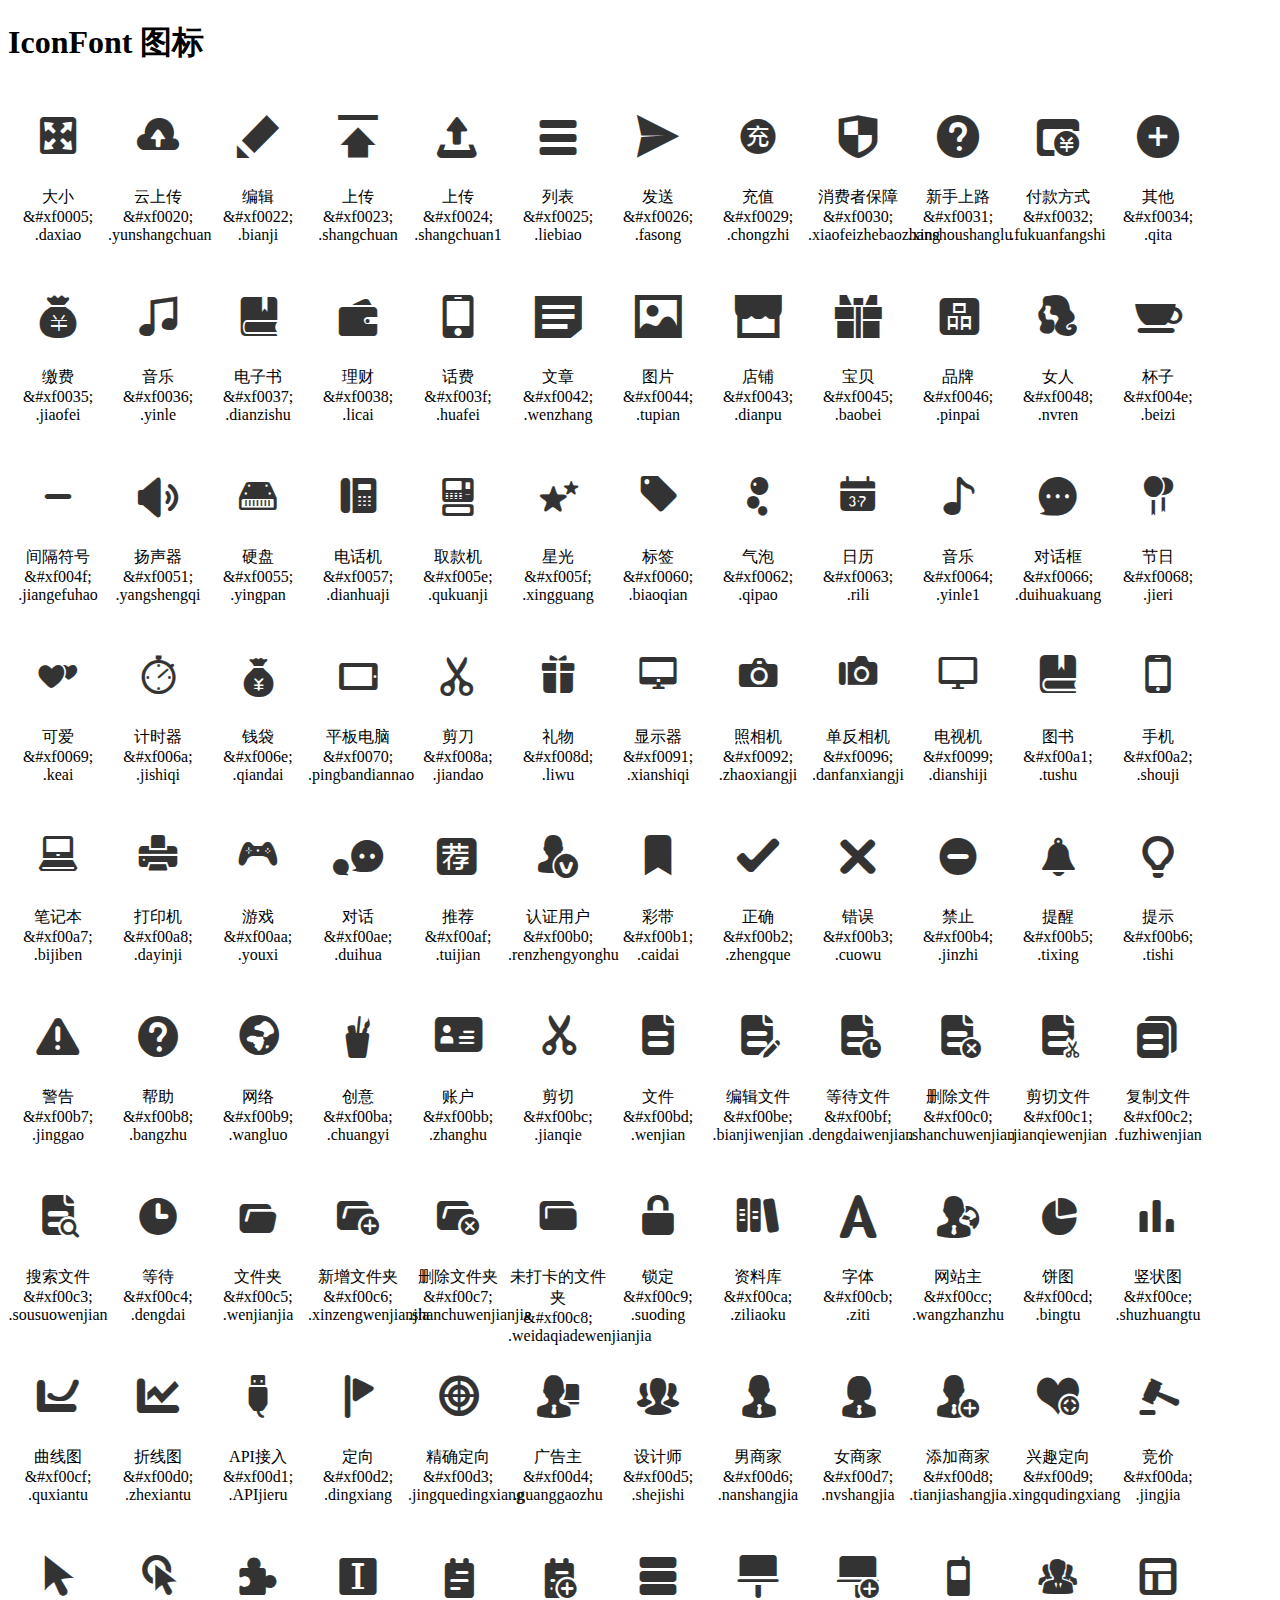
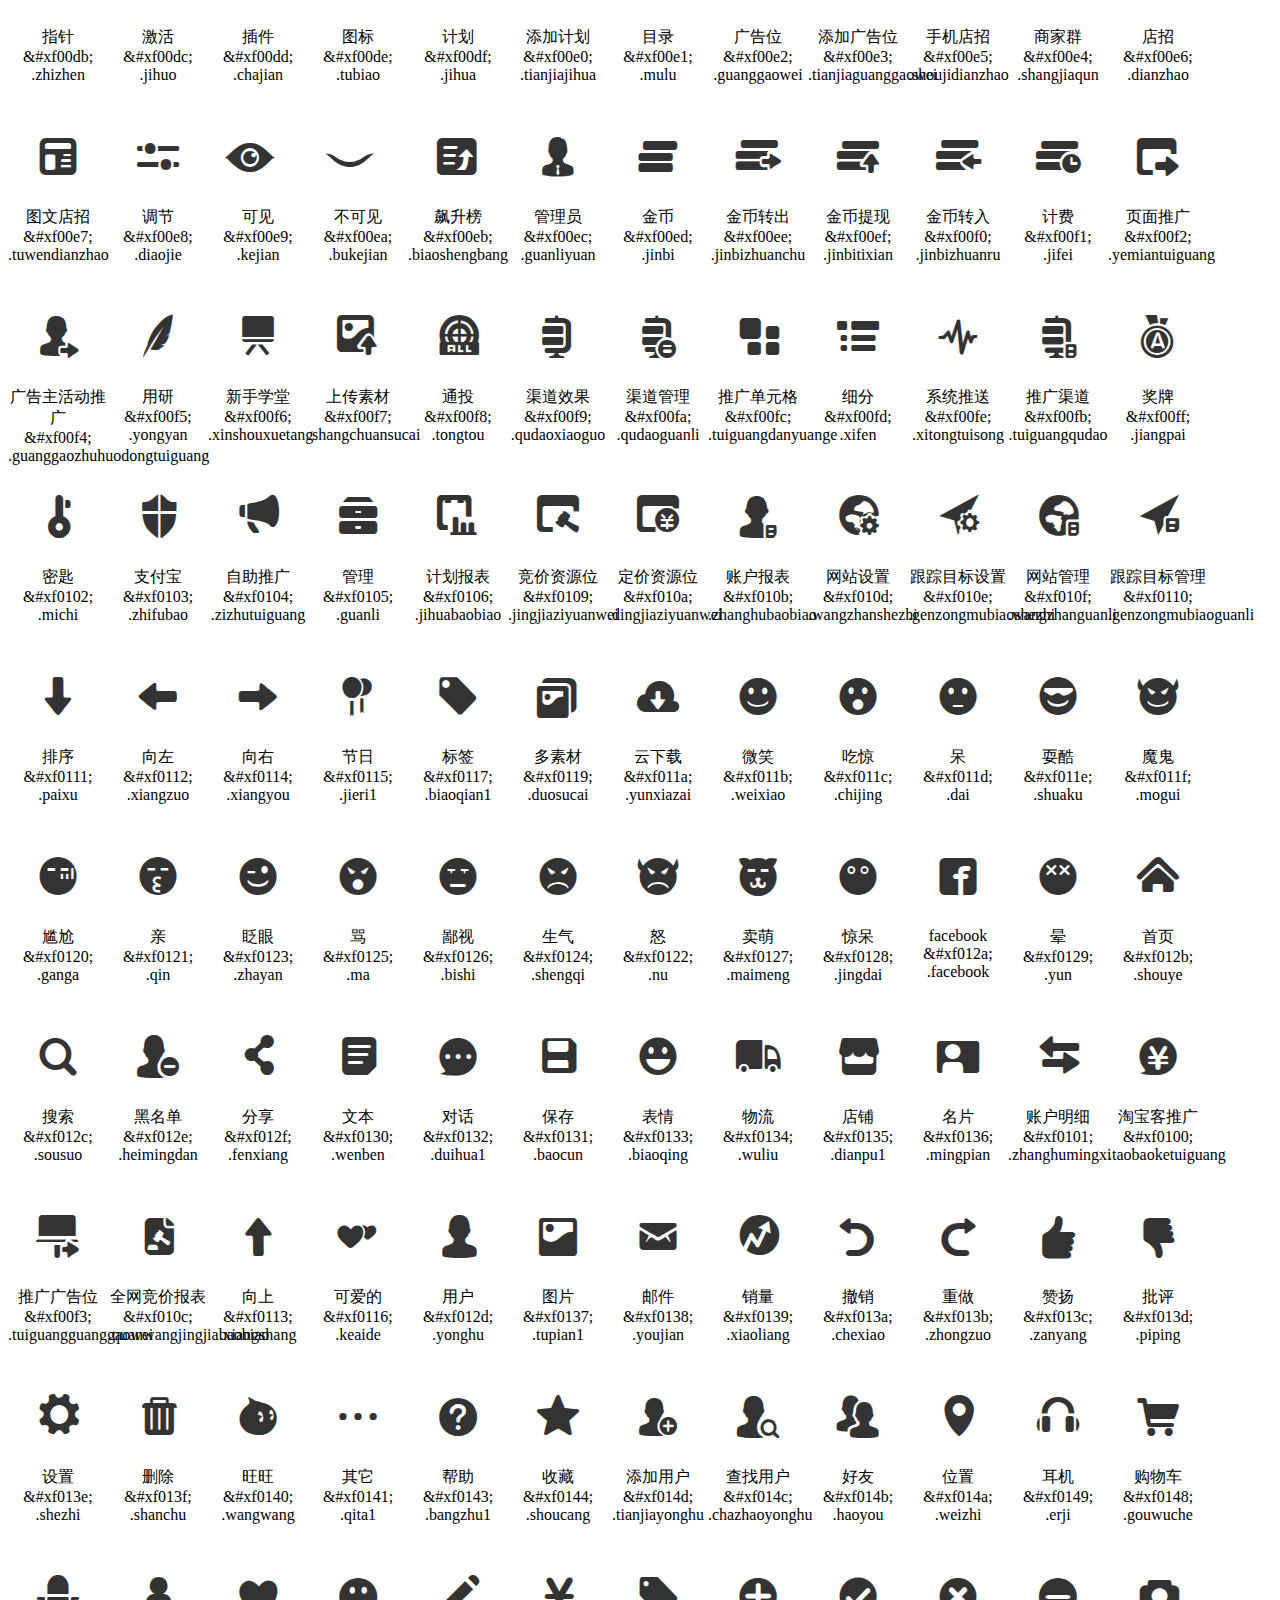
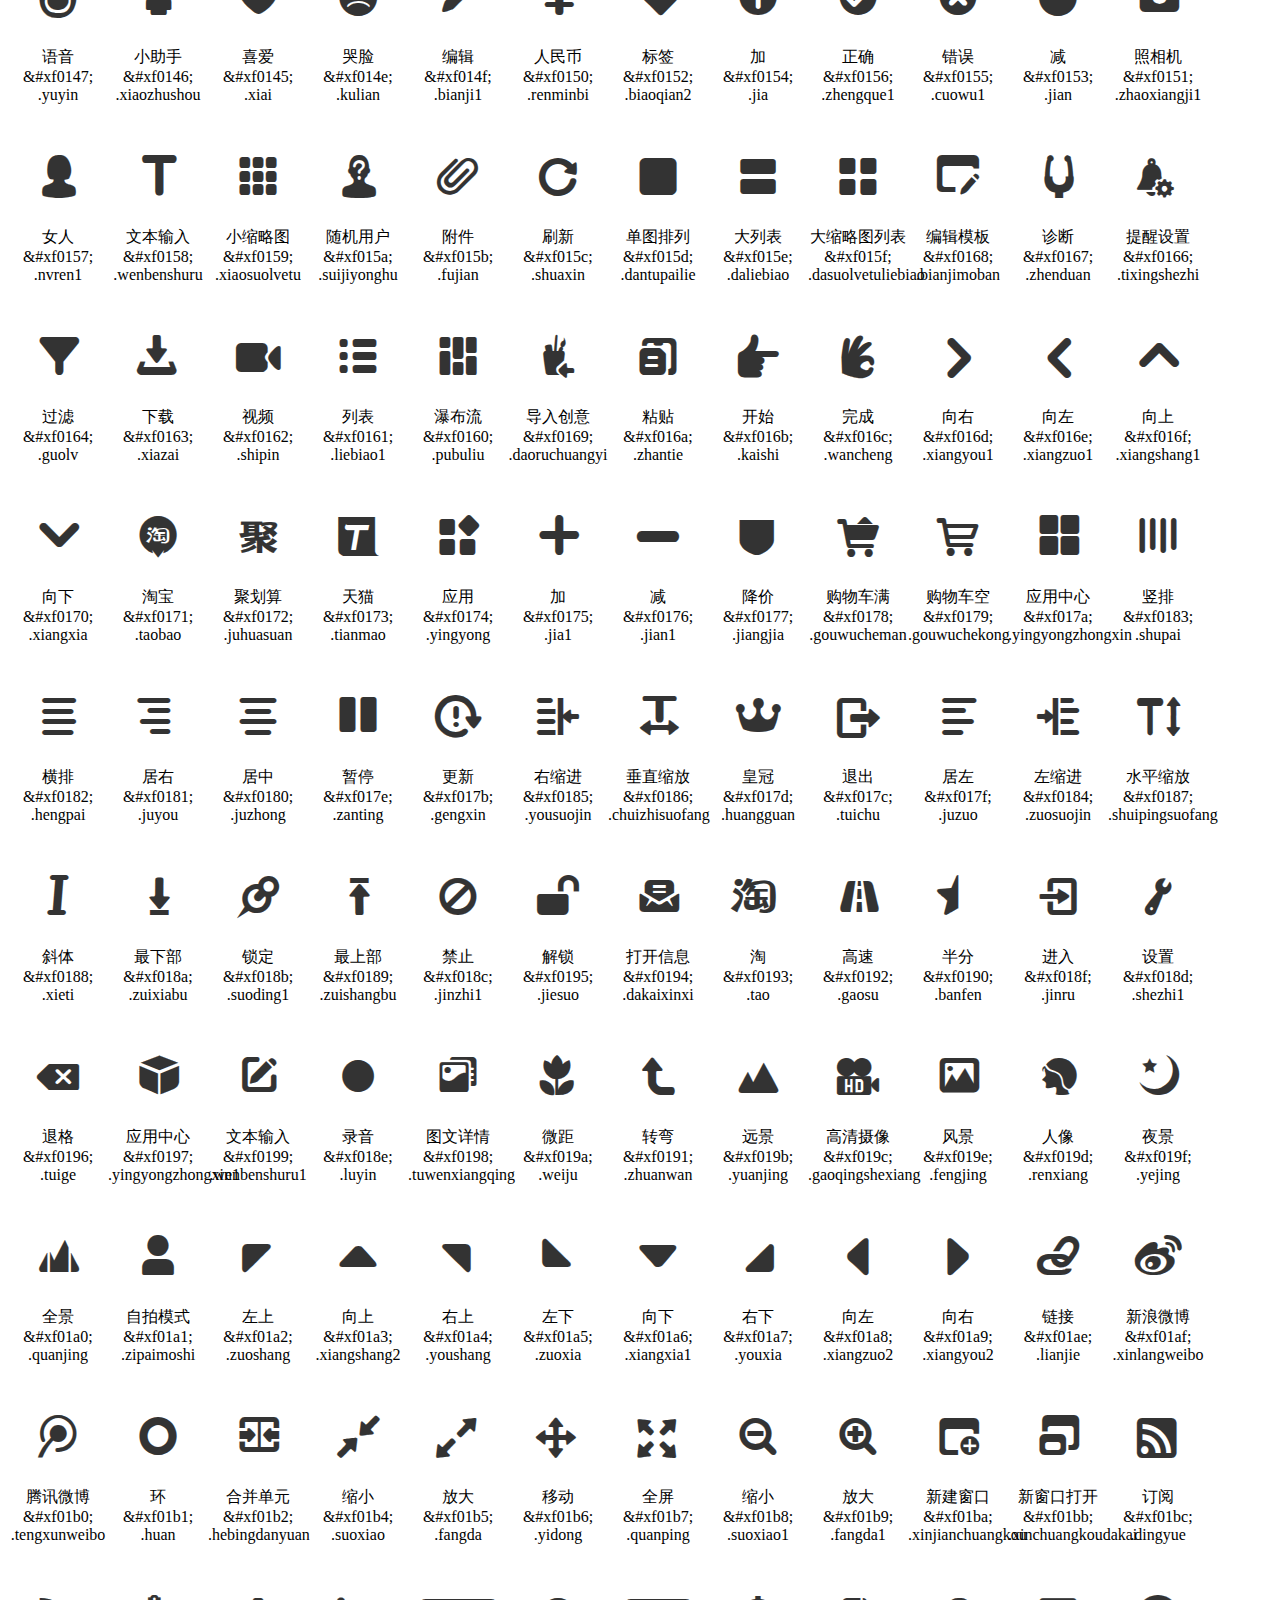
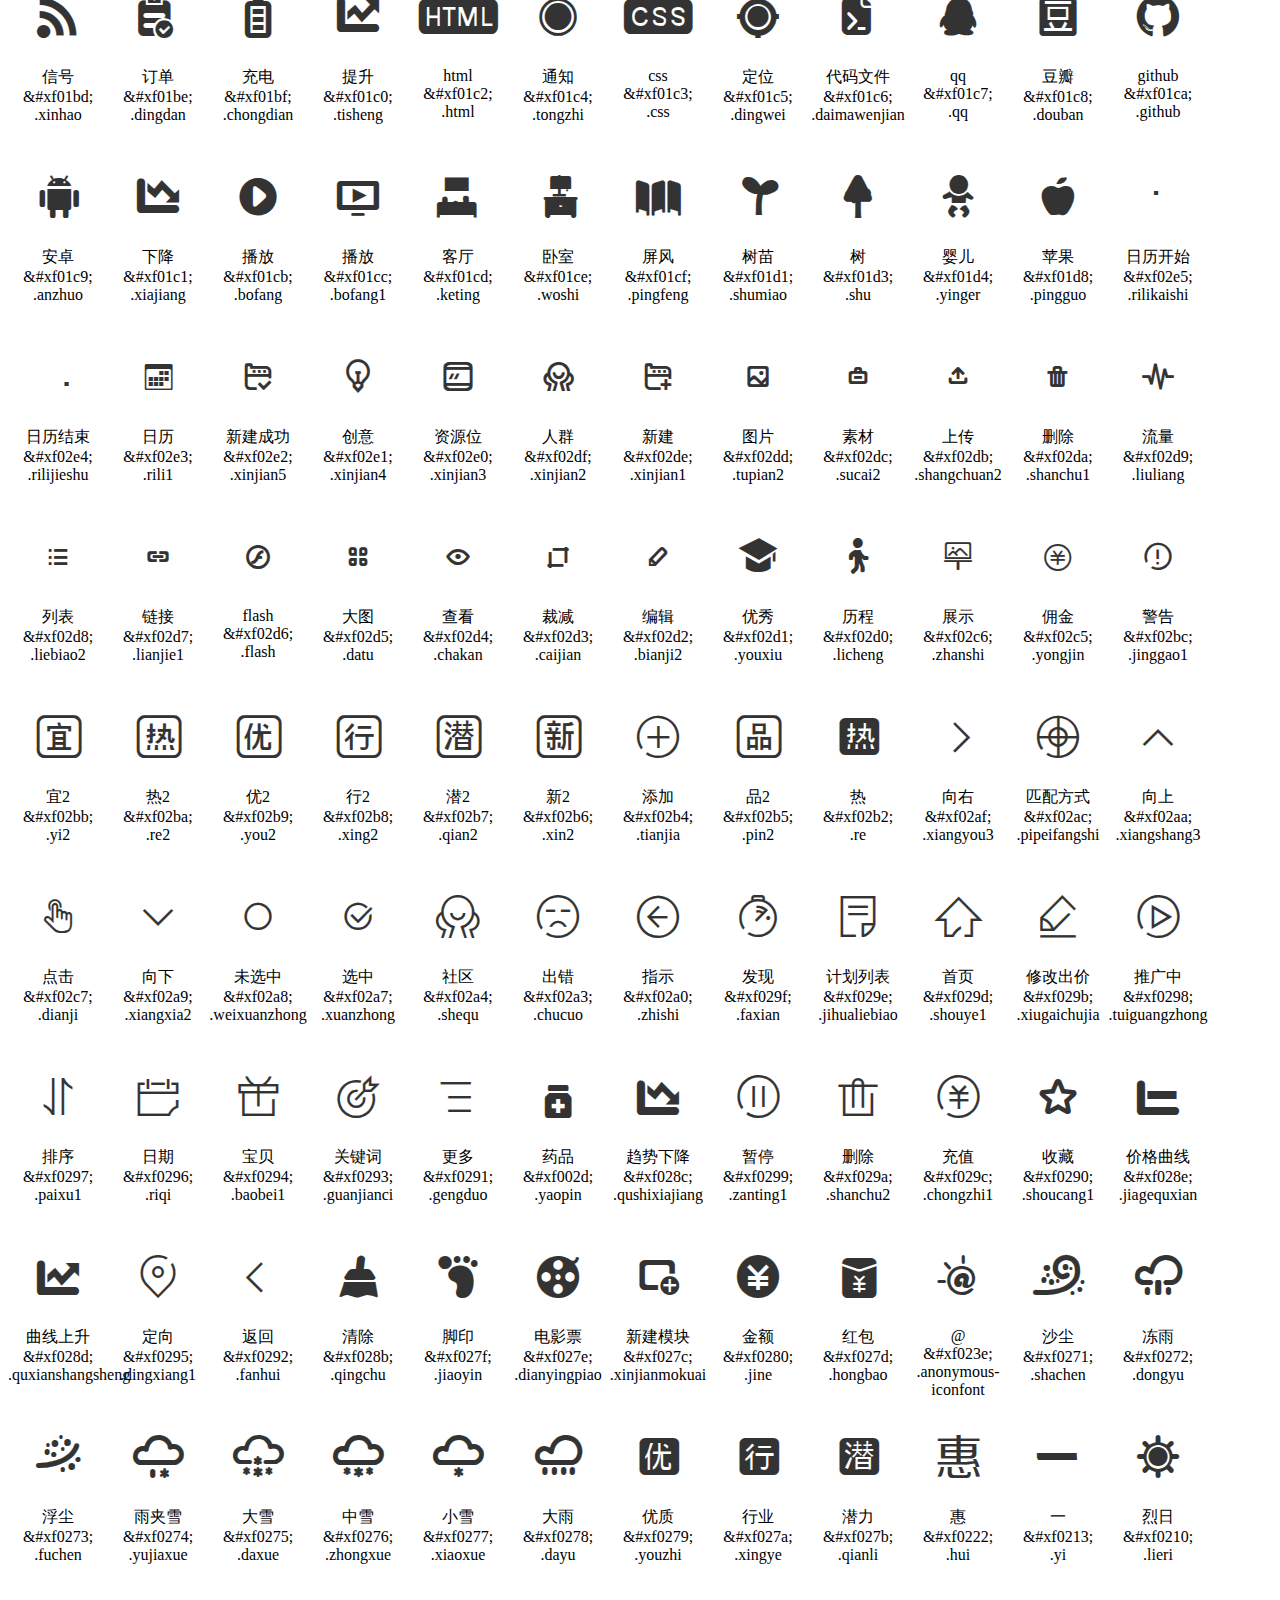
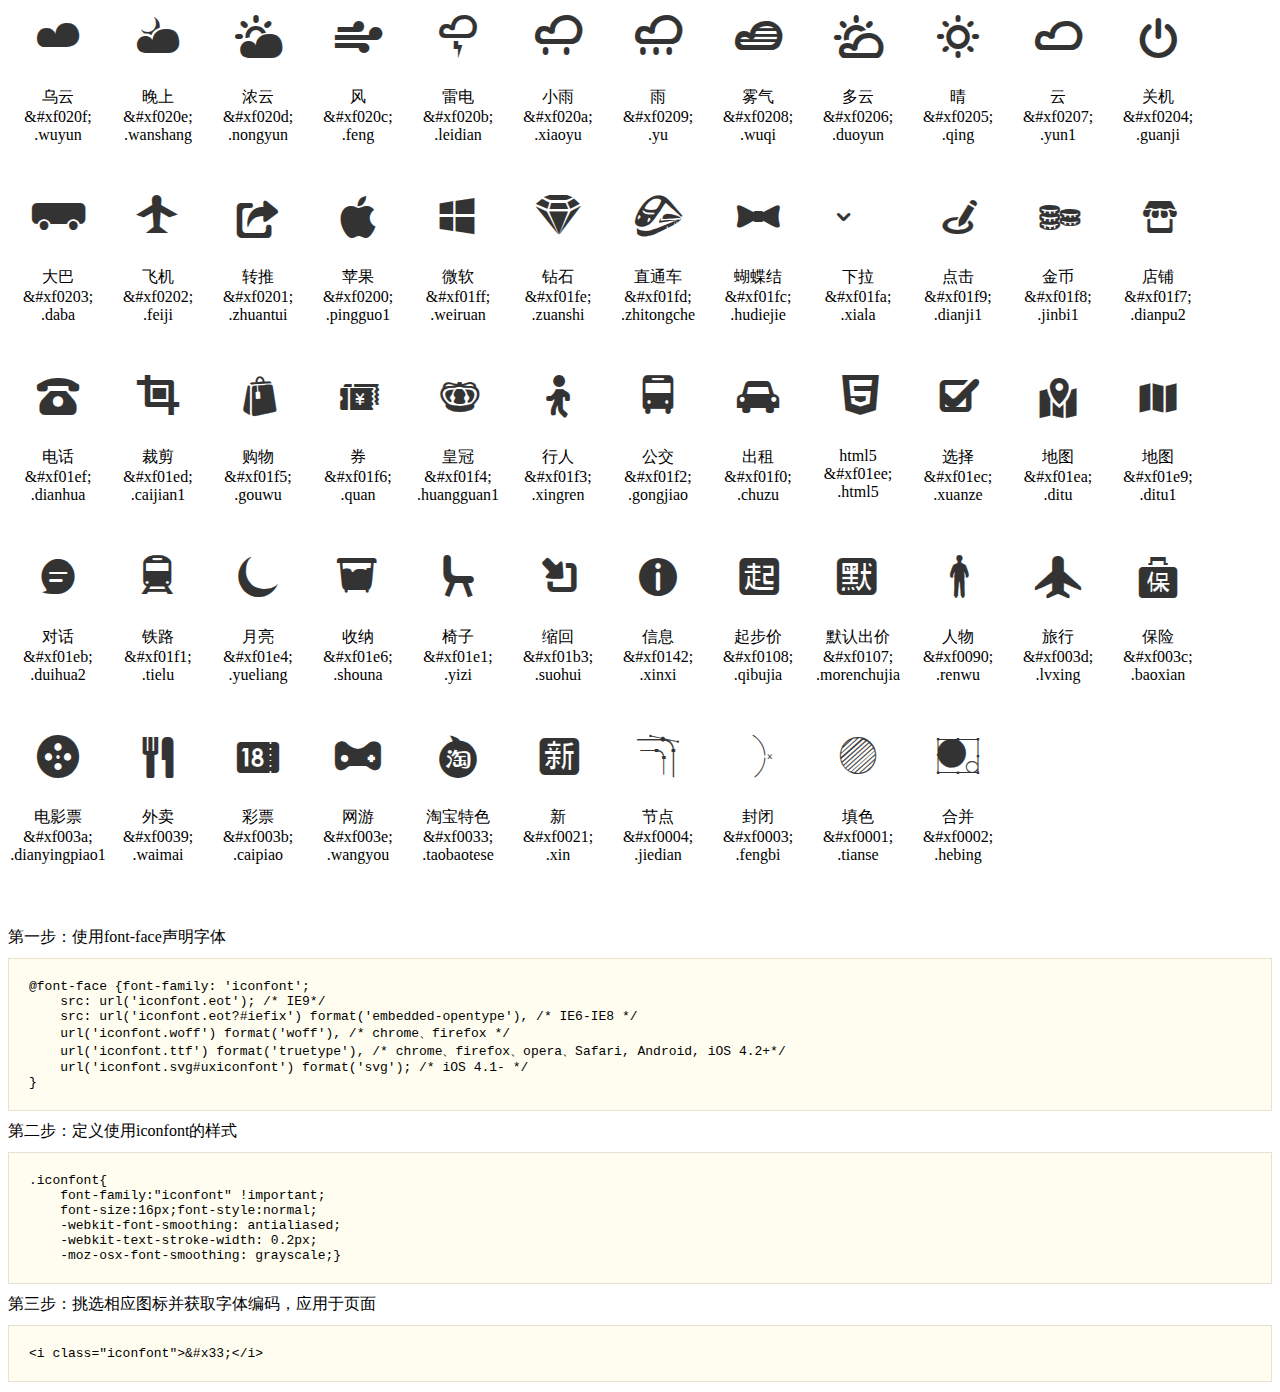
<file: webModule/src/main/webapp/asset/css/font/iconfont2/demo.html>
<!DOCTYPE html>
<html>
<head>
    <meta charset="utf-8"/>
    <title>IconFont</title>
    <link href="iconfont.css" rel="stylesheet" type="text/css"/>
    <style type="text/css">
        .cl:after, .clearfix:after {
            content: "\20";
            display: block;
            height: 0;
            clear: both;
            visibility: hidden
        }

        .cl, .clearfix {
            zoom: 1
        }

        .icon_lists {
            padding: 0;
            margin: 0;
            list-style: none
        }

        .helps {
            margin-top: 40px
        }

        .helps pre {
            padding: 20px;
            margin: 10px 0;
            border: solid 1px #e7e1cd;
            background-color: #fffdef;
            overflow: auto
        }

        .icon_lists li {
            float: left;
            width: 100px;
            height: 180px;
            text-align: center
        }

        .icon_lists .iconfont {
            font-size: 42px;
            line-height: 100px;
            margin: 10px 0;
            color: #333;
            -webkit-transition: font-size 0.25s ease-out 0s;
            -moz-transition: font-size 0.25s ease-out 0s;
            transition: font-size 0.25s ease-out 0s
        }

        .icon_lists .iconfont:hover {
            font-size: 100px
        }
    </style>
</head>
<body>
<div class="main">
    <h1>IconFont 图标</h1>
    <ul class="icon_lists cl">
        <li><i class="iconfont">󰀅</i>

            <div class="name">大小</div>
            <div>&amp;#xf0005;</div>
            <div class="fontclass">.daxiao</div>
        </li>
        <li><i class="iconfont">󰀠</i>

            <div class="name">云上传</div>
            <div>&amp;#xf0020;</div>
            <div class="fontclass">.yunshangchuan</div>
        </li>
        <li><i class="iconfont">󰀢</i>

            <div class="name">编辑</div>
            <div>&amp;#xf0022;</div>
            <div class="fontclass">.bianji</div>
        </li>
        <li><i class="iconfont">󰀣</i>

            <div class="name">上传</div>
            <div>&amp;#xf0023;</div>
            <div class="fontclass">.shangchuan</div>
        </li>
        <li><i class="iconfont">󰀤</i>

            <div class="name">上传</div>
            <div>&amp;#xf0024;</div>
            <div class="fontclass">.shangchuan1</div>
        </li>
        <li><i class="iconfont">󰀥</i>

            <div class="name">列表</div>
            <div>&amp;#xf0025;</div>
            <div class="fontclass">.liebiao</div>
        </li>
        <li><i class="iconfont">󰀦</i>

            <div class="name">发送</div>
            <div>&amp;#xf0026;</div>
            <div class="fontclass">.fasong</div>
        </li>
        <li><i class="iconfont">󰀩</i>

            <div class="name">充值</div>
            <div>&amp;#xf0029;</div>
            <div class="fontclass">.chongzhi</div>
        </li>
        <li><i class="iconfont">󰀰</i>

            <div class="name">消费者保障</div>
            <div>&amp;#xf0030;</div>
            <div class="fontclass">.xiaofeizhebaozhang</div>
        </li>
        <li><i class="iconfont">󰀱</i>

            <div class="name">新手上路</div>
            <div>&amp;#xf0031;</div>
            <div class="fontclass">.xinshoushanglu</div>
        </li>
        <li><i class="iconfont">󰀲</i>

            <div class="name">付款方式</div>
            <div>&amp;#xf0032;</div>
            <div class="fontclass">.fukuanfangshi</div>
        </li>
        <li><i class="iconfont">󰀴</i>

            <div class="name">其他</div>
            <div>&amp;#xf0034;</div>
            <div class="fontclass">.qita</div>
        </li>
        <li><i class="iconfont">󰀵</i>

            <div class="name">缴费</div>
            <div>&amp;#xf0035;</div>
            <div class="fontclass">.jiaofei</div>
        </li>
        <li><i class="iconfont">󰀶</i>

            <div class="name">音乐</div>
            <div>&amp;#xf0036;</div>
            <div class="fontclass">.yinle</div>
        </li>
        <li><i class="iconfont">󰀷</i>

            <div class="name">电子书</div>
            <div>&amp;#xf0037;</div>
            <div class="fontclass">.dianzishu</div>
        </li>
        <li><i class="iconfont">󰀸</i>

            <div class="name">理财</div>
            <div>&amp;#xf0038;</div>
            <div class="fontclass">.licai</div>
        </li>
        <li><i class="iconfont">󰀿</i>

            <div class="name">话费</div>
            <div>&amp;#xf003f;</div>
            <div class="fontclass">.huafei</div>
        </li>
        <li><i class="iconfont">󰁂</i>

            <div class="name">文章</div>
            <div>&amp;#xf0042;</div>
            <div class="fontclass">.wenzhang</div>
        </li>
        <li><i class="iconfont">󰁄</i>

            <div class="name">图片</div>
            <div>&amp;#xf0044;</div>
            <div class="fontclass">.tupian</div>
        </li>
        <li><i class="iconfont">󰁃</i>

            <div class="name">店铺</div>
            <div>&amp;#xf0043;</div>
            <div class="fontclass">.dianpu</div>
        </li>
        <li><i class="iconfont">󰁅</i>

            <div class="name">宝贝</div>
            <div>&amp;#xf0045;</div>
            <div class="fontclass">.baobei</div>
        </li>
        <li><i class="iconfont">󰁆</i>

            <div class="name">品牌</div>
            <div>&amp;#xf0046;</div>
            <div class="fontclass">.pinpai</div>
        </li>
        <li><i class="iconfont">󰁈</i>

            <div class="name">女人</div>
            <div>&amp;#xf0048;</div>
            <div class="fontclass">.nvren</div>
        </li>
        <li><i class="iconfont">󰁎</i>

            <div class="name">杯子</div>
            <div>&amp;#xf004e;</div>
            <div class="fontclass">.beizi</div>
        </li>
        <li><i class="iconfont">󰁏</i>

            <div class="name">间隔符号</div>
            <div>&amp;#xf004f;</div>
            <div class="fontclass">.jiangefuhao</div>
        </li>
        <li><i class="iconfont">󰁑</i>

            <div class="name">扬声器</div>
            <div>&amp;#xf0051;</div>
            <div class="fontclass">.yangshengqi</div>
        </li>
        <li><i class="iconfont">󰁕</i>

            <div class="name">硬盘</div>
            <div>&amp;#xf0055;</div>
            <div class="fontclass">.yingpan</div>
        </li>
        <li><i class="iconfont">󰁗</i>

            <div class="name">电话机</div>
            <div>&amp;#xf0057;</div>
            <div class="fontclass">.dianhuaji</div>
        </li>
        <li><i class="iconfont">󰁞</i>

            <div class="name">取款机</div>
            <div>&amp;#xf005e;</div>
            <div class="fontclass">.qukuanji</div>
        </li>
        <li><i class="iconfont">󰁟</i>

            <div class="name">星光</div>
            <div>&amp;#xf005f;</div>
            <div class="fontclass">.xingguang</div>
        </li>
        <li><i class="iconfont">󰁠</i>

            <div class="name">标签</div>
            <div>&amp;#xf0060;</div>
            <div class="fontclass">.biaoqian</div>
        </li>
        <li><i class="iconfont">󰁢</i>

            <div class="name">气泡</div>
            <div>&amp;#xf0062;</div>
            <div class="fontclass">.qipao</div>
        </li>
        <li><i class="iconfont">󰁣</i>

            <div class="name">日历</div>
            <div>&amp;#xf0063;</div>
            <div class="fontclass">.rili</div>
        </li>
        <li><i class="iconfont">󰁤</i>

            <div class="name">音乐</div>
            <div>&amp;#xf0064;</div>
            <div class="fontclass">.yinle1</div>
        </li>
        <li><i class="iconfont">󰁦</i>

            <div class="name">对话框</div>
            <div>&amp;#xf0066;</div>
            <div class="fontclass">.duihuakuang</div>
        </li>
        <li><i class="iconfont">󰁨</i>

            <div class="name">节日</div>
            <div>&amp;#xf0068;</div>
            <div class="fontclass">.jieri</div>
        </li>
        <li><i class="iconfont">󰁩</i>

            <div class="name">可爱</div>
            <div>&amp;#xf0069;</div>
            <div class="fontclass">.keai</div>
        </li>
        <li><i class="iconfont">󰁪</i>

            <div class="name">计时器</div>
            <div>&amp;#xf006a;</div>
            <div class="fontclass">.jishiqi</div>
        </li>
        <li><i class="iconfont">󰁮</i>

            <div class="name">钱袋</div>
            <div>&amp;#xf006e;</div>
            <div class="fontclass">.qiandai</div>
        </li>
        <li><i class="iconfont">󰁰</i>

            <div class="name">平板电脑</div>
            <div>&amp;#xf0070;</div>
            <div class="fontclass">.pingbandiannao</div>
        </li>
        <li><i class="iconfont">󰂊</i>

            <div class="name">剪刀</div>
            <div>&amp;#xf008a;</div>
            <div class="fontclass">.jiandao</div>
        </li>
        <li><i class="iconfont">󰂍</i>

            <div class="name">礼物</div>
            <div>&amp;#xf008d;</div>
            <div class="fontclass">.liwu</div>
        </li>
        <li><i class="iconfont">󰂑</i>

            <div class="name">显示器</div>
            <div>&amp;#xf0091;</div>
            <div class="fontclass">.xianshiqi</div>
        </li>
        <li><i class="iconfont">󰂒</i>

            <div class="name">照相机</div>
            <div>&amp;#xf0092;</div>
            <div class="fontclass">.zhaoxiangji</div>
        </li>
        <li><i class="iconfont">󰂖</i>

            <div class="name">单反相机</div>
            <div>&amp;#xf0096;</div>
            <div class="fontclass">.danfanxiangji</div>
        </li>
        <li><i class="iconfont">󰂙</i>

            <div class="name">电视机</div>
            <div>&amp;#xf0099;</div>
            <div class="fontclass">.dianshiji</div>
        </li>
        <li><i class="iconfont">󰂡</i>

            <div class="name">图书</div>
            <div>&amp;#xf00a1;</div>
            <div class="fontclass">.tushu</div>
        </li>
        <li><i class="iconfont">󰂢</i>

            <div class="name">手机</div>
            <div>&amp;#xf00a2;</div>
            <div class="fontclass">.shouji</div>
        </li>
        <li><i class="iconfont">󰂧</i>

            <div class="name">笔记本</div>
            <div>&amp;#xf00a7;</div>
            <div class="fontclass">.bijiben</div>
        </li>
        <li><i class="iconfont">󰂨</i>

            <div class="name">打印机</div>
            <div>&amp;#xf00a8;</div>
            <div class="fontclass">.dayinji</div>
        </li>
        <li><i class="iconfont">󰂪</i>

            <div class="name">游戏</div>
            <div>&amp;#xf00aa;</div>
            <div class="fontclass">.youxi</div>
        </li>
        <li><i class="iconfont">󰂮</i>

            <div class="name">对话</div>
            <div>&amp;#xf00ae;</div>
            <div class="fontclass">.duihua</div>
        </li>
        <li><i class="iconfont">󰂯</i>

            <div class="name">推荐</div>
            <div>&amp;#xf00af;</div>
            <div class="fontclass">.tuijian</div>
        </li>
        <li><i class="iconfont">󰂰</i>

            <div class="name">认证用户</div>
            <div>&amp;#xf00b0;</div>
            <div class="fontclass">.renzhengyonghu</div>
        </li>
        <li><i class="iconfont">󰂱</i>

            <div class="name">彩带</div>
            <div>&amp;#xf00b1;</div>
            <div class="fontclass">.caidai</div>
        </li>
        <li><i class="iconfont">󰂲</i>

            <div class="name">正确</div>
            <div>&amp;#xf00b2;</div>
            <div class="fontclass">.zhengque</div>
        </li>
        <li><i class="iconfont">󰂳</i>

            <div class="name">错误</div>
            <div>&amp;#xf00b3;</div>
            <div class="fontclass">.cuowu</div>
        </li>
        <li><i class="iconfont">󰂴</i>

            <div class="name">禁止</div>
            <div>&amp;#xf00b4;</div>
            <div class="fontclass">.jinzhi</div>
        </li>
        <li><i class="iconfont">󰂵</i>

            <div class="name">提醒</div>
            <div>&amp;#xf00b5;</div>
            <div class="fontclass">.tixing</div>
        </li>
        <li><i class="iconfont">󰂶</i>

            <div class="name">提示</div>
            <div>&amp;#xf00b6;</div>
            <div class="fontclass">.tishi</div>
        </li>
        <li><i class="iconfont">󰂷</i>

            <div class="name">警告</div>
            <div>&amp;#xf00b7;</div>
            <div class="fontclass">.jinggao</div>
        </li>
        <li><i class="iconfont">󰂸</i>

            <div class="name">帮助</div>
            <div>&amp;#xf00b8;</div>
            <div class="fontclass">.bangzhu</div>
        </li>
        <li><i class="iconfont">󰂹</i>

            <div class="name">网络</div>
            <div>&amp;#xf00b9;</div>
            <div class="fontclass">.wangluo</div>
        </li>
        <li><i class="iconfont">󰂺</i>

            <div class="name">创意</div>
            <div>&amp;#xf00ba;</div>
            <div class="fontclass">.chuangyi</div>
        </li>
        <li><i class="iconfont">󰂻</i>

            <div class="name">账户</div>
            <div>&amp;#xf00bb;</div>
            <div class="fontclass">.zhanghu</div>
        </li>
        <li><i class="iconfont">󰂼</i>

            <div class="name">剪切</div>
            <div>&amp;#xf00bc;</div>
            <div class="fontclass">.jianqie</div>
        </li>
        <li><i class="iconfont">󰂽</i>

            <div class="name">文件</div>
            <div>&amp;#xf00bd;</div>
            <div class="fontclass">.wenjian</div>
        </li>
        <li><i class="iconfont">󰂾</i>

            <div class="name">编辑文件</div>
            <div>&amp;#xf00be;</div>
            <div class="fontclass">.bianjiwenjian</div>
        </li>
        <li><i class="iconfont">󰂿</i>

            <div class="name">等待文件</div>
            <div>&amp;#xf00bf;</div>
            <div class="fontclass">.dengdaiwenjian</div>
        </li>
        <li><i class="iconfont">󰃀</i>

            <div class="name">删除文件</div>
            <div>&amp;#xf00c0;</div>
            <div class="fontclass">.shanchuwenjian</div>
        </li>
        <li><i class="iconfont">󰃁</i>

            <div class="name">剪切文件</div>
            <div>&amp;#xf00c1;</div>
            <div class="fontclass">.jianqiewenjian</div>
        </li>
        <li><i class="iconfont">󰃂</i>

            <div class="name">复制文件</div>
            <div>&amp;#xf00c2;</div>
            <div class="fontclass">.fuzhiwenjian</div>
        </li>
        <li><i class="iconfont">󰃃</i>

            <div class="name">搜索文件</div>
            <div>&amp;#xf00c3;</div>
            <div class="fontclass">.sousuowenjian</div>
        </li>
        <li><i class="iconfont">󰃄</i>

            <div class="name">等待</div>
            <div>&amp;#xf00c4;</div>
            <div class="fontclass">.dengdai</div>
        </li>
        <li><i class="iconfont">󰃅</i>

            <div class="name">文件夹</div>
            <div>&amp;#xf00c5;</div>
            <div class="fontclass">.wenjianjia</div>
        </li>
        <li><i class="iconfont">󰃆</i>

            <div class="name">新增文件夹</div>
            <div>&amp;#xf00c6;</div>
            <div class="fontclass">.xinzengwenjianjia</div>
        </li>
        <li><i class="iconfont">󰃇</i>

            <div class="name">删除文件夹</div>
            <div>&amp;#xf00c7;</div>
            <div class="fontclass">.shanchuwenjianjia</div>
        </li>
        <li><i class="iconfont">󰃈</i>

            <div class="name">未打卡的文件夹</div>
            <div>&amp;#xf00c8;</div>
            <div class="fontclass">.weidaqiadewenjianjia</div>
        </li>
        <li><i class="iconfont">󰃉</i>

            <div class="name">锁定</div>
            <div>&amp;#xf00c9;</div>
            <div class="fontclass">.suoding</div>
        </li>
        <li><i class="iconfont">󰃊</i>

            <div class="name">资料库</div>
            <div>&amp;#xf00ca;</div>
            <div class="fontclass">.ziliaoku</div>
        </li>
        <li><i class="iconfont">󰃋</i>

            <div class="name">字体</div>
            <div>&amp;#xf00cb;</div>
            <div class="fontclass">.ziti</div>
        </li>
        <li><i class="iconfont">󰃌</i>

            <div class="name">网站主</div>
            <div>&amp;#xf00cc;</div>
            <div class="fontclass">.wangzhanzhu</div>
        </li>
        <li><i class="iconfont">󰃍</i>

            <div class="name">饼图</div>
            <div>&amp;#xf00cd;</div>
            <div class="fontclass">.bingtu</div>
        </li>
        <li><i class="iconfont">󰃎</i>

            <div class="name">竖状图</div>
            <div>&amp;#xf00ce;</div>
            <div class="fontclass">.shuzhuangtu</div>
        </li>
        <li><i class="iconfont">󰃏</i>

            <div class="name">曲线图</div>
            <div>&amp;#xf00cf;</div>
            <div class="fontclass">.quxiantu</div>
        </li>
        <li><i class="iconfont">󰃐</i>

            <div class="name">折线图</div>
            <div>&amp;#xf00d0;</div>
            <div class="fontclass">.zhexiantu</div>
        </li>
        <li><i class="iconfont">󰃑</i>

            <div class="name">API接入</div>
            <div>&amp;#xf00d1;</div>
            <div class="fontclass">.APIjieru</div>
        </li>
        <li><i class="iconfont">󰃒</i>

            <div class="name">定向</div>
            <div>&amp;#xf00d2;</div>
            <div class="fontclass">.dingxiang</div>
        </li>
        <li><i class="iconfont">󰃓</i>

            <div class="name">精确定向</div>
            <div>&amp;#xf00d3;</div>
            <div class="fontclass">.jingquedingxiang</div>
        </li>
        <li><i class="iconfont">󰃔</i>

            <div class="name">广告主</div>
            <div>&amp;#xf00d4;</div>
            <div class="fontclass">.guanggaozhu</div>
        </li>
        <li><i class="iconfont">󰃕</i>

            <div class="name">设计师</div>
            <div>&amp;#xf00d5;</div>
            <div class="fontclass">.shejishi</div>
        </li>
        <li><i class="iconfont">󰃖</i>

            <div class="name">男商家</div>
            <div>&amp;#xf00d6;</div>
            <div class="fontclass">.nanshangjia</div>
        </li>
        <li><i class="iconfont">󰃗</i>

            <div class="name">女商家</div>
            <div>&amp;#xf00d7;</div>
            <div class="fontclass">.nvshangjia</div>
        </li>
        <li><i class="iconfont">󰃘</i>

            <div class="name">添加商家</div>
            <div>&amp;#xf00d8;</div>
            <div class="fontclass">.tianjiashangjia</div>
        </li>
        <li><i class="iconfont">󰃙</i>

            <div class="name">兴趣定向</div>
            <div>&amp;#xf00d9;</div>
            <div class="fontclass">.xingqudingxiang</div>
        </li>
        <li><i class="iconfont">󰃚</i>

            <div class="name">竞价</div>
            <div>&amp;#xf00da;</div>
            <div class="fontclass">.jingjia</div>
        </li>
        <li><i class="iconfont">󰃛</i>

            <div class="name">指针</div>
            <div>&amp;#xf00db;</div>
            <div class="fontclass">.zhizhen</div>
        </li>
        <li><i class="iconfont">󰃜</i>

            <div class="name">激活</div>
            <div>&amp;#xf00dc;</div>
            <div class="fontclass">.jihuo</div>
        </li>
        <li><i class="iconfont">󰃝</i>

            <div class="name">插件</div>
            <div>&amp;#xf00dd;</div>
            <div class="fontclass">.chajian</div>
        </li>
        <li><i class="iconfont">󰃞</i>

            <div class="name">图标</div>
            <div>&amp;#xf00de;</div>
            <div class="fontclass">.tubiao</div>
        </li>
        <li><i class="iconfont">󰃟</i>

            <div class="name">计划</div>
            <div>&amp;#xf00df;</div>
            <div class="fontclass">.jihua</div>
        </li>
        <li><i class="iconfont">󰃠</i>

            <div class="name">添加计划</div>
            <div>&amp;#xf00e0;</div>
            <div class="fontclass">.tianjiajihua</div>
        </li>
        <li><i class="iconfont">󰃡</i>

            <div class="name">目录</div>
            <div>&amp;#xf00e1;</div>
            <div class="fontclass">.mulu</div>
        </li>
        <li><i class="iconfont">󰃢</i>

            <div class="name">广告位</div>
            <div>&amp;#xf00e2;</div>
            <div class="fontclass">.guanggaowei</div>
        </li>
        <li><i class="iconfont">󰃣</i>

            <div class="name">添加广告位</div>
            <div>&amp;#xf00e3;</div>
            <div class="fontclass">.tianjiaguanggaowei</div>
        </li>
        <li><i class="iconfont">󰃥</i>

            <div class="name">手机店招</div>
            <div>&amp;#xf00e5;</div>
            <div class="fontclass">.shoujidianzhao</div>
        </li>
        <li><i class="iconfont">󰃤</i>

            <div class="name">商家群</div>
            <div>&amp;#xf00e4;</div>
            <div class="fontclass">.shangjiaqun</div>
        </li>
        <li><i class="iconfont">󰃦</i>

            <div class="name">店招</div>
            <div>&amp;#xf00e6;</div>
            <div class="fontclass">.dianzhao</div>
        </li>
        <li><i class="iconfont">󰃧</i>

            <div class="name">图文店招</div>
            <div>&amp;#xf00e7;</div>
            <div class="fontclass">.tuwendianzhao</div>
        </li>
        <li><i class="iconfont">󰃨</i>

            <div class="name">调节</div>
            <div>&amp;#xf00e8;</div>
            <div class="fontclass">.diaojie</div>
        </li>
        <li><i class="iconfont">󰃩</i>

            <div class="name">可见</div>
            <div>&amp;#xf00e9;</div>
            <div class="fontclass">.kejian</div>
        </li>
        <li><i class="iconfont">󰃪</i>

            <div class="name">不可见</div>
            <div>&amp;#xf00ea;</div>
            <div class="fontclass">.bukejian</div>
        </li>
        <li><i class="iconfont">󰃫</i>

            <div class="name">飙升榜</div>
            <div>&amp;#xf00eb;</div>
            <div class="fontclass">.biaoshengbang</div>
        </li>
        <li><i class="iconfont">󰃬</i>

            <div class="name">管理员</div>
            <div>&amp;#xf00ec;</div>
            <div class="fontclass">.guanliyuan</div>
        </li>
        <li><i class="iconfont">󰃭</i>

            <div class="name">金币</div>
            <div>&amp;#xf00ed;</div>
            <div class="fontclass">.jinbi</div>
        </li>
        <li><i class="iconfont">󰃮</i>

            <div class="name">金币转出</div>
            <div>&amp;#xf00ee;</div>
            <div class="fontclass">.jinbizhuanchu</div>
        </li>
        <li><i class="iconfont">󰃯</i>

            <div class="name">金币提现</div>
            <div>&amp;#xf00ef;</div>
            <div class="fontclass">.jinbitixian</div>
        </li>
        <li><i class="iconfont">󰃰</i>

            <div class="name">金币转入</div>
            <div>&amp;#xf00f0;</div>
            <div class="fontclass">.jinbizhuanru</div>
        </li>
        <li><i class="iconfont">󰃱</i>

            <div class="name">计费</div>
            <div>&amp;#xf00f1;</div>
            <div class="fontclass">.jifei</div>
        </li>
        <li><i class="iconfont">󰃲</i>

            <div class="name">页面推广</div>
            <div>&amp;#xf00f2;</div>
            <div class="fontclass">.yemiantuiguang</div>
        </li>
        <li><i class="iconfont">󰃴</i>

            <div class="name">广告主活动推广</div>
            <div>&amp;#xf00f4;</div>
            <div class="fontclass">.guanggaozhuhuodongtuiguang</div>
        </li>
        <li><i class="iconfont">󰃵</i>

            <div class="name">用研</div>
            <div>&amp;#xf00f5;</div>
            <div class="fontclass">.yongyan</div>
        </li>
        <li><i class="iconfont">󰃶</i>

            <div class="name">新手学堂</div>
            <div>&amp;#xf00f6;</div>
            <div class="fontclass">.xinshouxuetang</div>
        </li>
        <li><i class="iconfont">󰃷</i>

            <div class="name">上传素材</div>
            <div>&amp;#xf00f7;</div>
            <div class="fontclass">.shangchuansucai</div>
        </li>
        <li><i class="iconfont">󰃸</i>

            <div class="name">通投</div>
            <div>&amp;#xf00f8;</div>
            <div class="fontclass">.tongtou</div>
        </li>
        <li><i class="iconfont">󰃹</i>

            <div class="name">渠道效果</div>
            <div>&amp;#xf00f9;</div>
            <div class="fontclass">.qudaoxiaoguo</div>
        </li>
        <li><i class="iconfont">󰃺</i>

            <div class="name">渠道管理</div>
            <div>&amp;#xf00fa;</div>
            <div class="fontclass">.qudaoguanli</div>
        </li>
        <li><i class="iconfont">󰃼</i>

            <div class="name">推广单元格</div>
            <div>&amp;#xf00fc;</div>
            <div class="fontclass">.tuiguangdanyuange</div>
        </li>
        <li><i class="iconfont">󰃽</i>

            <div class="name">细分</div>
            <div>&amp;#xf00fd;</div>
            <div class="fontclass">.xifen</div>
        </li>
        <li><i class="iconfont">󰃾</i>

            <div class="name">系统推送</div>
            <div>&amp;#xf00fe;</div>
            <div class="fontclass">.xitongtuisong</div>
        </li>
        <li><i class="iconfont">󰃻</i>

            <div class="name">推广渠道</div>
            <div>&amp;#xf00fb;</div>
            <div class="fontclass">.tuiguangqudao</div>
        </li>
        <li><i class="iconfont">󰃿</i>

            <div class="name">奖牌</div>
            <div>&amp;#xf00ff;</div>
            <div class="fontclass">.jiangpai</div>
        </li>
        <li><i class="iconfont">󰄂</i>

            <div class="name">密匙</div>
            <div>&amp;#xf0102;</div>
            <div class="fontclass">.michi</div>
        </li>
        <li><i class="iconfont">󰄃</i>

            <div class="name">支付宝</div>
            <div>&amp;#xf0103;</div>
            <div class="fontclass">.zhifubao</div>
        </li>
        <li><i class="iconfont">󰄄</i>

            <div class="name">自助推广</div>
            <div>&amp;#xf0104;</div>
            <div class="fontclass">.zizhutuiguang</div>
        </li>
        <li><i class="iconfont">󰄅</i>

            <div class="name">管理</div>
            <div>&amp;#xf0105;</div>
            <div class="fontclass">.guanli</div>
        </li>
        <li><i class="iconfont">󰄆</i>

            <div class="name">计划报表</div>
            <div>&amp;#xf0106;</div>
            <div class="fontclass">.jihuabaobiao</div>
        </li>
        <li><i class="iconfont">󰄉</i>

            <div class="name">竞价资源位</div>
            <div>&amp;#xf0109;</div>
            <div class="fontclass">.jingjiaziyuanwei</div>
        </li>
        <li><i class="iconfont">󰄊</i>

            <div class="name">定价资源位</div>
            <div>&amp;#xf010a;</div>
            <div class="fontclass">.dingjiaziyuanwei</div>
        </li>
        <li><i class="iconfont">󰄋</i>

            <div class="name">账户报表</div>
            <div>&amp;#xf010b;</div>
            <div class="fontclass">.zhanghubaobiao</div>
        </li>
        <li><i class="iconfont">󰄍</i>

            <div class="name">网站设置</div>
            <div>&amp;#xf010d;</div>
            <div class="fontclass">.wangzhanshezhi</div>
        </li>
        <li><i class="iconfont">󰄎</i>

            <div class="name">跟踪目标设置</div>
            <div>&amp;#xf010e;</div>
            <div class="fontclass">.genzongmubiaoshezhi</div>
        </li>
        <li><i class="iconfont">󰄏</i>

            <div class="name">网站管理</div>
            <div>&amp;#xf010f;</div>
            <div class="fontclass">.wangzhanguanli</div>
        </li>
        <li><i class="iconfont">󰄐</i>

            <div class="name">跟踪目标管理</div>
            <div>&amp;#xf0110;</div>
            <div class="fontclass">.genzongmubiaoguanli</div>
        </li>
        <li><i class="iconfont">󰄑</i>

            <div class="name">排序</div>
            <div>&amp;#xf0111;</div>
            <div class="fontclass">.paixu</div>
        </li>
        <li><i class="iconfont">󰄒</i>

            <div class="name">向左</div>
            <div>&amp;#xf0112;</div>
            <div class="fontclass">.xiangzuo</div>
        </li>
        <li><i class="iconfont">󰄔</i>

            <div class="name">向右</div>
            <div>&amp;#xf0114;</div>
            <div class="fontclass">.xiangyou</div>
        </li>
        <li><i class="iconfont">󰄕</i>

            <div class="name">节日</div>
            <div>&amp;#xf0115;</div>
            <div class="fontclass">.jieri1</div>
        </li>
        <li><i class="iconfont">󰄗</i>

            <div class="name">标签</div>
            <div>&amp;#xf0117;</div>
            <div class="fontclass">.biaoqian1</div>
        </li>
        <li><i class="iconfont">󰄙</i>

            <div class="name">多素材</div>
            <div>&amp;#xf0119;</div>
            <div class="fontclass">.duosucai</div>
        </li>
        <li><i class="iconfont">󰄚</i>

            <div class="name">云下载</div>
            <div>&amp;#xf011a;</div>
            <div class="fontclass">.yunxiazai</div>
        </li>
        <li><i class="iconfont">󰄛</i>

            <div class="name">微笑</div>
            <div>&amp;#xf011b;</div>
            <div class="fontclass">.weixiao</div>
        </li>
        <li><i class="iconfont">󰄜</i>

            <div class="name">吃惊</div>
            <div>&amp;#xf011c;</div>
            <div class="fontclass">.chijing</div>
        </li>
        <li><i class="iconfont">󰄝</i>

            <div class="name">呆</div>
            <div>&amp;#xf011d;</div>
            <div class="fontclass">.dai</div>
        </li>
        <li><i class="iconfont">󰄞</i>

            <div class="name">耍酷</div>
            <div>&amp;#xf011e;</div>
            <div class="fontclass">.shuaku</div>
        </li>
        <li><i class="iconfont">󰄟</i>

            <div class="name">魔鬼</div>
            <div>&amp;#xf011f;</div>
            <div class="fontclass">.mogui</div>
        </li>
        <li><i class="iconfont">󰄠</i>

            <div class="name">尴尬</div>
            <div>&amp;#xf0120;</div>
            <div class="fontclass">.ganga</div>
        </li>
        <li><i class="iconfont">󰄡</i>

            <div class="name">亲</div>
            <div>&amp;#xf0121;</div>
            <div class="fontclass">.qin</div>
        </li>
        <li><i class="iconfont">󰄣</i>

            <div class="name">眨眼</div>
            <div>&amp;#xf0123;</div>
            <div class="fontclass">.zhayan</div>
        </li>
        <li><i class="iconfont">󰄥</i>

            <div class="name">骂</div>
            <div>&amp;#xf0125;</div>
            <div class="fontclass">.ma</div>
        </li>
        <li><i class="iconfont">󰄦</i>

            <div class="name">鄙视</div>
            <div>&amp;#xf0126;</div>
            <div class="fontclass">.bishi</div>
        </li>
        <li><i class="iconfont">󰄤</i>

            <div class="name">生气</div>
            <div>&amp;#xf0124;</div>
            <div class="fontclass">.shengqi</div>
        </li>
        <li><i class="iconfont">󰄢</i>

            <div class="name">怒</div>
            <div>&amp;#xf0122;</div>
            <div class="fontclass">.nu</div>
        </li>
        <li><i class="iconfont">󰄧</i>

            <div class="name">卖萌</div>
            <div>&amp;#xf0127;</div>
            <div class="fontclass">.maimeng</div>
        </li>
        <li><i class="iconfont">󰄨</i>

            <div class="name">惊呆</div>
            <div>&amp;#xf0128;</div>
            <div class="fontclass">.jingdai</div>
        </li>
        <li><i class="iconfont">󰄪</i>

            <div class="name">facebook</div>
            <div>&amp;#xf012a;</div>
            <div class="fontclass">.facebook</div>
        </li>
        <li><i class="iconfont">󰄩</i>

            <div class="name">晕</div>
            <div>&amp;#xf0129;</div>
            <div class="fontclass">.yun</div>
        </li>
        <li><i class="iconfont">󰄫</i>

            <div class="name">首页</div>
            <div>&amp;#xf012b;</div>
            <div class="fontclass">.shouye</div>
        </li>
        <li><i class="iconfont">󰄬</i>

            <div class="name">搜索</div>
            <div>&amp;#xf012c;</div>
            <div class="fontclass">.sousuo</div>
        </li>
        <li><i class="iconfont">󰄮</i>

            <div class="name">黑名单</div>
            <div>&amp;#xf012e;</div>
            <div class="fontclass">.heimingdan</div>
        </li>
        <li><i class="iconfont">󰄯</i>

            <div class="name">分享</div>
            <div>&amp;#xf012f;</div>
            <div class="fontclass">.fenxiang</div>
        </li>
        <li><i class="iconfont">󰄰</i>

            <div class="name">文本</div>
            <div>&amp;#xf0130;</div>
            <div class="fontclass">.wenben</div>
        </li>
        <li><i class="iconfont">󰄲</i>

            <div class="name">对话</div>
            <div>&amp;#xf0132;</div>
            <div class="fontclass">.duihua1</div>
        </li>
        <li><i class="iconfont">󰄱</i>

            <div class="name">保存</div>
            <div>&amp;#xf0131;</div>
            <div class="fontclass">.baocun</div>
        </li>
        <li><i class="iconfont">󰄳</i>

            <div class="name">表情</div>
            <div>&amp;#xf0133;</div>
            <div class="fontclass">.biaoqing</div>
        </li>
        <li><i class="iconfont">󰄴</i>

            <div class="name">物流</div>
            <div>&amp;#xf0134;</div>
            <div class="fontclass">.wuliu</div>
        </li>
        <li><i class="iconfont">󰄵</i>

            <div class="name">店铺</div>
            <div>&amp;#xf0135;</div>
            <div class="fontclass">.dianpu1</div>
        </li>
        <li><i class="iconfont">󰄶</i>

            <div class="name">名片</div>
            <div>&amp;#xf0136;</div>
            <div class="fontclass">.mingpian</div>
        </li>
        <li><i class="iconfont">󰄁</i>

            <div class="name">账户明细</div>
            <div>&amp;#xf0101;</div>
            <div class="fontclass">.zhanghumingxi</div>
        </li>
        <li><i class="iconfont">󰄀</i>

            <div class="name">淘宝客推广</div>
            <div>&amp;#xf0100;</div>
            <div class="fontclass">.taobaoketuiguang</div>
        </li>
        <li><i class="iconfont">󰃳</i>

            <div class="name">推广广告位</div>
            <div>&amp;#xf00f3;</div>
            <div class="fontclass">.tuiguangguanggaowei</div>
        </li>
        <li><i class="iconfont">󰄌</i>

            <div class="name">全网竞价报表</div>
            <div>&amp;#xf010c;</div>
            <div class="fontclass">.quanwangjingjiabaobiao</div>
        </li>
        <li><i class="iconfont">󰄓</i>

            <div class="name">向上</div>
            <div>&amp;#xf0113;</div>
            <div class="fontclass">.xiangshang</div>
        </li>
        <li><i class="iconfont">󰄖</i>

            <div class="name">可爱的</div>
            <div>&amp;#xf0116;</div>
            <div class="fontclass">.keaide</div>
        </li>
        <li><i class="iconfont">󰄭</i>

            <div class="name">用户</div>
            <div>&amp;#xf012d;</div>
            <div class="fontclass">.yonghu</div>
        </li>
        <li><i class="iconfont">󰄷</i>

            <div class="name">图片</div>
            <div>&amp;#xf0137;</div>
            <div class="fontclass">.tupian1</div>
        </li>
        <li><i class="iconfont">󰄸</i>

            <div class="name">邮件</div>
            <div>&amp;#xf0138;</div>
            <div class="fontclass">.youjian</div>
        </li>
        <li><i class="iconfont">󰄹</i>

            <div class="name">销量</div>
            <div>&amp;#xf0139;</div>
            <div class="fontclass">.xiaoliang</div>
        </li>
        <li><i class="iconfont">󰄺</i>

            <div class="name">撤销</div>
            <div>&amp;#xf013a;</div>
            <div class="fontclass">.chexiao</div>
        </li>
        <li><i class="iconfont">󰄻</i>

            <div class="name">重做</div>
            <div>&amp;#xf013b;</div>
            <div class="fontclass">.zhongzuo</div>
        </li>
        <li><i class="iconfont">󰄼</i>

            <div class="name">赞扬</div>
            <div>&amp;#xf013c;</div>
            <div class="fontclass">.zanyang</div>
        </li>
        <li><i class="iconfont">󰄽</i>

            <div class="name">批评</div>
            <div>&amp;#xf013d;</div>
            <div class="fontclass">.piping</div>
        </li>
        <li><i class="iconfont">󰄾</i>

            <div class="name">设置</div>
            <div>&amp;#xf013e;</div>
            <div class="fontclass">.shezhi</div>
        </li>
        <li><i class="iconfont">󰄿</i>

            <div class="name">删除</div>
            <div>&amp;#xf013f;</div>
            <div class="fontclass">.shanchu</div>
        </li>
        <li><i class="iconfont">󰅀</i>

            <div class="name">旺旺</div>
            <div>&amp;#xf0140;</div>
            <div class="fontclass">.wangwang</div>
        </li>
        <li><i class="iconfont">󰅁</i>

            <div class="name">其它</div>
            <div>&amp;#xf0141;</div>
            <div class="fontclass">.qita1</div>
        </li>
        <li><i class="iconfont">󰅃</i>

            <div class="name">帮助</div>
            <div>&amp;#xf0143;</div>
            <div class="fontclass">.bangzhu1</div>
        </li>
        <li><i class="iconfont">󰅄</i>

            <div class="name">收藏</div>
            <div>&amp;#xf0144;</div>
            <div class="fontclass">.shoucang</div>
        </li>
        <li><i class="iconfont">󰅍</i>

            <div class="name">添加用户</div>
            <div>&amp;#xf014d;</div>
            <div class="fontclass">.tianjiayonghu</div>
        </li>
        <li><i class="iconfont">󰅌</i>

            <div class="name">查找用户</div>
            <div>&amp;#xf014c;</div>
            <div class="fontclass">.chazhaoyonghu</div>
        </li>
        <li><i class="iconfont">󰅋</i>

            <div class="name">好友</div>
            <div>&amp;#xf014b;</div>
            <div class="fontclass">.haoyou</div>
        </li>
        <li><i class="iconfont">󰅊</i>

            <div class="name">位置</div>
            <div>&amp;#xf014a;</div>
            <div class="fontclass">.weizhi</div>
        </li>
        <li><i class="iconfont">󰅉</i>

            <div class="name">耳机</div>
            <div>&amp;#xf0149;</div>
            <div class="fontclass">.erji</div>
        </li>
        <li><i class="iconfont">󰅈</i>

            <div class="name">购物车</div>
            <div>&amp;#xf0148;</div>
            <div class="fontclass">.gouwuche</div>
        </li>
        <li><i class="iconfont">󰅇</i>

            <div class="name">语音</div>
            <div>&amp;#xf0147;</div>
            <div class="fontclass">.yuyin</div>
        </li>
        <li><i class="iconfont">󰅆</i>

            <div class="name">小助手</div>
            <div>&amp;#xf0146;</div>
            <div class="fontclass">.xiaozhushou</div>
        </li>
        <li><i class="iconfont">󰅅</i>

            <div class="name">喜爱</div>
            <div>&amp;#xf0145;</div>
            <div class="fontclass">.xiai</div>
        </li>
        <li><i class="iconfont">󰅎</i>

            <div class="name">哭脸</div>
            <div>&amp;#xf014e;</div>
            <div class="fontclass">.kulian</div>
        </li>
        <li><i class="iconfont">󰅏</i>

            <div class="name">编辑</div>
            <div>&amp;#xf014f;</div>
            <div class="fontclass">.bianji1</div>
        </li>
        <li><i class="iconfont">󰅐</i>

            <div class="name">人民币</div>
            <div>&amp;#xf0150;</div>
            <div class="fontclass">.renminbi</div>
        </li>
        <li><i class="iconfont">󰅒</i>

            <div class="name">标签</div>
            <div>&amp;#xf0152;</div>
            <div class="fontclass">.biaoqian2</div>
        </li>
        <li><i class="iconfont">󰅔</i>

            <div class="name">加</div>
            <div>&amp;#xf0154;</div>
            <div class="fontclass">.jia</div>
        </li>
        <li><i class="iconfont">󰅖</i>

            <div class="name">正确</div>
            <div>&amp;#xf0156;</div>
            <div class="fontclass">.zhengque1</div>
        </li>
        <li><i class="iconfont">󰅕</i>

            <div class="name">错误</div>
            <div>&amp;#xf0155;</div>
            <div class="fontclass">.cuowu1</div>
        </li>
        <li><i class="iconfont">󰅓</i>

            <div class="name">减</div>
            <div>&amp;#xf0153;</div>
            <div class="fontclass">.jian</div>
        </li>
        <li><i class="iconfont">󰅑</i>

            <div class="name">照相机</div>
            <div>&amp;#xf0151;</div>
            <div class="fontclass">.zhaoxiangji1</div>
        </li>
        <li><i class="iconfont">󰅗</i>

            <div class="name">女人</div>
            <div>&amp;#xf0157;</div>
            <div class="fontclass">.nvren1</div>
        </li>
        <li><i class="iconfont">󰅘</i>

            <div class="name">文本输入</div>
            <div>&amp;#xf0158;</div>
            <div class="fontclass">.wenbenshuru</div>
        </li>
        <li><i class="iconfont">󰅙</i>

            <div class="name">小缩略图</div>
            <div>&amp;#xf0159;</div>
            <div class="fontclass">.xiaosuolvetu</div>
        </li>
        <li><i class="iconfont">󰅚</i>

            <div class="name">随机用户</div>
            <div>&amp;#xf015a;</div>
            <div class="fontclass">.suijiyonghu</div>
        </li>
        <li><i class="iconfont">󰅛</i>

            <div class="name">附件</div>
            <div>&amp;#xf015b;</div>
            <div class="fontclass">.fujian</div>
        </li>
        <li><i class="iconfont">󰅜</i>

            <div class="name">刷新</div>
            <div>&amp;#xf015c;</div>
            <div class="fontclass">.shuaxin</div>
        </li>
        <li><i class="iconfont">󰅝</i>

            <div class="name">单图排列</div>
            <div>&amp;#xf015d;</div>
            <div class="fontclass">.dantupailie</div>
        </li>
        <li><i class="iconfont">󰅞</i>

            <div class="name">大列表</div>
            <div>&amp;#xf015e;</div>
            <div class="fontclass">.daliebiao</div>
        </li>
        <li><i class="iconfont">󰅟</i>

            <div class="name">大缩略图列表</div>
            <div>&amp;#xf015f;</div>
            <div class="fontclass">.dasuolvetuliebiao</div>
        </li>
        <li><i class="iconfont">󰅨</i>

            <div class="name">编辑模板</div>
            <div>&amp;#xf0168;</div>
            <div class="fontclass">.bianjimoban</div>
        </li>
        <li><i class="iconfont">󰅧</i>

            <div class="name">诊断</div>
            <div>&amp;#xf0167;</div>
            <div class="fontclass">.zhenduan</div>
        </li>
        <li><i class="iconfont">󰅦</i>

            <div class="name">提醒设置</div>
            <div>&amp;#xf0166;</div>
            <div class="fontclass">.tixingshezhi</div>
        </li>
        <li><i class="iconfont">󰅤</i>

            <div class="name">过滤</div>
            <div>&amp;#xf0164;</div>
            <div class="fontclass">.guolv</div>
        </li>
        <li><i class="iconfont">󰅣</i>

            <div class="name">下载</div>
            <div>&amp;#xf0163;</div>
            <div class="fontclass">.xiazai</div>
        </li>
        <li><i class="iconfont">󰅢</i>

            <div class="name">视频</div>
            <div>&amp;#xf0162;</div>
            <div class="fontclass">.shipin</div>
        </li>
        <li><i class="iconfont">󰅡</i>

            <div class="name">列表</div>
            <div>&amp;#xf0161;</div>
            <div class="fontclass">.liebiao1</div>
        </li>
        <li><i class="iconfont">󰅠</i>

            <div class="name">瀑布流</div>
            <div>&amp;#xf0160;</div>
            <div class="fontclass">.pubuliu</div>
        </li>
        <li><i class="iconfont">󰅩</i>

            <div class="name">导入创意</div>
            <div>&amp;#xf0169;</div>
            <div class="fontclass">.daoruchuangyi</div>
        </li>
        <li><i class="iconfont">󰅪</i>

            <div class="name">粘贴</div>
            <div>&amp;#xf016a;</div>
            <div class="fontclass">.zhantie</div>
        </li>
        <li><i class="iconfont">󰅫</i>

            <div class="name">开始</div>
            <div>&amp;#xf016b;</div>
            <div class="fontclass">.kaishi</div>
        </li>
        <li><i class="iconfont">󰅬</i>

            <div class="name">完成</div>
            <div>&amp;#xf016c;</div>
            <div class="fontclass">.wancheng</div>
        </li>
        <li><i class="iconfont">󰅭</i>

            <div class="name">向右</div>
            <div>&amp;#xf016d;</div>
            <div class="fontclass">.xiangyou1</div>
        </li>
        <li><i class="iconfont">󰅮</i>

            <div class="name">向左</div>
            <div>&amp;#xf016e;</div>
            <div class="fontclass">.xiangzuo1</div>
        </li>
        <li><i class="iconfont">󰅯</i>

            <div class="name">向上</div>
            <div>&amp;#xf016f;</div>
            <div class="fontclass">.xiangshang1</div>
        </li>
        <li><i class="iconfont">󰅰</i>

            <div class="name">向下</div>
            <div>&amp;#xf0170;</div>
            <div class="fontclass">.xiangxia</div>
        </li>
        <li><i class="iconfont">󰅱</i>

            <div class="name">淘宝</div>
            <div>&amp;#xf0171;</div>
            <div class="fontclass">.taobao</div>
        </li>
        <li><i class="iconfont">󰅲</i>

            <div class="name">聚划算</div>
            <div>&amp;#xf0172;</div>
            <div class="fontclass">.juhuasuan</div>
        </li>
        <li><i class="iconfont">󰅳</i>

            <div class="name">天猫</div>
            <div>&amp;#xf0173;</div>
            <div class="fontclass">.tianmao</div>
        </li>
        <li><i class="iconfont">󰅴</i>

            <div class="name">应用</div>
            <div>&amp;#xf0174;</div>
            <div class="fontclass">.yingyong</div>
        </li>
        <li><i class="iconfont">󰅵</i>

            <div class="name">加</div>
            <div>&amp;#xf0175;</div>
            <div class="fontclass">.jia1</div>
        </li>
        <li><i class="iconfont">󰅶</i>

            <div class="name">减</div>
            <div>&amp;#xf0176;</div>
            <div class="fontclass">.jian1</div>
        </li>
        <li><i class="iconfont">󰅷</i>

            <div class="name">降价</div>
            <div>&amp;#xf0177;</div>
            <div class="fontclass">.jiangjia</div>
        </li>
        <li><i class="iconfont">󰅸</i>

            <div class="name">购物车满</div>
            <div>&amp;#xf0178;</div>
            <div class="fontclass">.gouwucheman</div>
        </li>
        <li><i class="iconfont">󰅹</i>

            <div class="name">购物车空</div>
            <div>&amp;#xf0179;</div>
            <div class="fontclass">.gouwuchekong</div>
        </li>
        <li><i class="iconfont">󰅺</i>

            <div class="name">应用中心</div>
            <div>&amp;#xf017a;</div>
            <div class="fontclass">.yingyongzhongxin</div>
        </li>
        <li><i class="iconfont">󰆃</i>

            <div class="name">竖排</div>
            <div>&amp;#xf0183;</div>
            <div class="fontclass">.shupai</div>
        </li>
        <li><i class="iconfont">󰆂</i>

            <div class="name">横排</div>
            <div>&amp;#xf0182;</div>
            <div class="fontclass">.hengpai</div>
        </li>
        <li><i class="iconfont">󰆁</i>

            <div class="name">居右</div>
            <div>&amp;#xf0181;</div>
            <div class="fontclass">.juyou</div>
        </li>
        <li><i class="iconfont">󰆀</i>

            <div class="name">居中</div>
            <div>&amp;#xf0180;</div>
            <div class="fontclass">.juzhong</div>
        </li>
        <li><i class="iconfont">󰅾</i>

            <div class="name">暂停</div>
            <div>&amp;#xf017e;</div>
            <div class="fontclass">.zanting</div>
        </li>
        <li><i class="iconfont">󰅻</i>

            <div class="name">更新</div>
            <div>&amp;#xf017b;</div>
            <div class="fontclass">.gengxin</div>
        </li>
        <li><i class="iconfont">󰆅</i>

            <div class="name">右缩进</div>
            <div>&amp;#xf0185;</div>
            <div class="fontclass">.yousuojin</div>
        </li>
        <li><i class="iconfont">󰆆</i>

            <div class="name">垂直缩放</div>
            <div>&amp;#xf0186;</div>
            <div class="fontclass">.chuizhisuofang</div>
        </li>
        <li><i class="iconfont">󰅽</i>

            <div class="name">皇冠</div>
            <div>&amp;#xf017d;</div>
            <div class="fontclass">.huangguan</div>
        </li>
        <li><i class="iconfont">󰅼</i>

            <div class="name">退出</div>
            <div>&amp;#xf017c;</div>
            <div class="fontclass">.tuichu</div>
        </li>
        <li><i class="iconfont">󰅿</i>

            <div class="name">居左</div>
            <div>&amp;#xf017f;</div>
            <div class="fontclass">.juzuo</div>
        </li>
        <li><i class="iconfont">󰆄</i>

            <div class="name">左缩进</div>
            <div>&amp;#xf0184;</div>
            <div class="fontclass">.zuosuojin</div>
        </li>
        <li><i class="iconfont">󰆇</i>

            <div class="name">水平缩放</div>
            <div>&amp;#xf0187;</div>
            <div class="fontclass">.shuipingsuofang</div>
        </li>
        <li><i class="iconfont">󰆈</i>

            <div class="name">斜体</div>
            <div>&amp;#xf0188;</div>
            <div class="fontclass">.xieti</div>
        </li>
        <li><i class="iconfont">󰆊</i>

            <div class="name">最下部</div>
            <div>&amp;#xf018a;</div>
            <div class="fontclass">.zuixiabu</div>
        </li>
        <li><i class="iconfont">󰆋</i>

            <div class="name">锁定</div>
            <div>&amp;#xf018b;</div>
            <div class="fontclass">.suoding1</div>
        </li>
        <li><i class="iconfont">󰆉</i>

            <div class="name">最上部</div>
            <div>&amp;#xf0189;</div>
            <div class="fontclass">.zuishangbu</div>
        </li>
        <li><i class="iconfont">󰆌</i>

            <div class="name">禁止</div>
            <div>&amp;#xf018c;</div>
            <div class="fontclass">.jinzhi1</div>
        </li>
        <li><i class="iconfont">󰆕</i>

            <div class="name">解锁</div>
            <div>&amp;#xf0195;</div>
            <div class="fontclass">.jiesuo</div>
        </li>
        <li><i class="iconfont">󰆔</i>

            <div class="name">打开信息</div>
            <div>&amp;#xf0194;</div>
            <div class="fontclass">.dakaixinxi</div>
        </li>
        <li><i class="iconfont">󰆓</i>

            <div class="name">淘</div>
            <div>&amp;#xf0193;</div>
            <div class="fontclass">.tao</div>
        </li>
        <li><i class="iconfont">󰆒</i>

            <div class="name">高速</div>
            <div>&amp;#xf0192;</div>
            <div class="fontclass">.gaosu</div>
        </li>
        <li><i class="iconfont">󰆐</i>

            <div class="name">半分</div>
            <div>&amp;#xf0190;</div>
            <div class="fontclass">.banfen</div>
        </li>
        <li><i class="iconfont">󰆏</i>

            <div class="name">进入</div>
            <div>&amp;#xf018f;</div>
            <div class="fontclass">.jinru</div>
        </li>
        <li><i class="iconfont">󰆍</i>

            <div class="name">设置</div>
            <div>&amp;#xf018d;</div>
            <div class="fontclass">.shezhi1</div>
        </li>
        <li><i class="iconfont">󰆖</i>

            <div class="name">退格</div>
            <div>&amp;#xf0196;</div>
            <div class="fontclass">.tuige</div>
        </li>
        <li><i class="iconfont">󰆗</i>

            <div class="name">应用中心</div>
            <div>&amp;#xf0197;</div>
            <div class="fontclass">.yingyongzhongxin1</div>
        </li>
        <li><i class="iconfont">󰆙</i>

            <div class="name">文本输入</div>
            <div>&amp;#xf0199;</div>
            <div class="fontclass">.wenbenshuru1</div>
        </li>
        <li><i class="iconfont">󰆎</i>

            <div class="name">录音</div>
            <div>&amp;#xf018e;</div>
            <div class="fontclass">.luyin</div>
        </li>
        <li><i class="iconfont">󰆘</i>

            <div class="name">图文详情</div>
            <div>&amp;#xf0198;</div>
            <div class="fontclass">.tuwenxiangqing</div>
        </li>
        <li><i class="iconfont">󰆚</i>

            <div class="name">微距</div>
            <div>&amp;#xf019a;</div>
            <div class="fontclass">.weiju</div>
        </li>
        <li><i class="iconfont">󰆑</i>

            <div class="name">转弯</div>
            <div>&amp;#xf0191;</div>
            <div class="fontclass">.zhuanwan</div>
        </li>
        <li><i class="iconfont">󰆛</i>

            <div class="name">远景</div>
            <div>&amp;#xf019b;</div>
            <div class="fontclass">.yuanjing</div>
        </li>
        <li><i class="iconfont">󰆜</i>

            <div class="name">高清摄像</div>
            <div>&amp;#xf019c;</div>
            <div class="fontclass">.gaoqingshexiang</div>
        </li>
        <li><i class="iconfont">󰆞</i>

            <div class="name">风景</div>
            <div>&amp;#xf019e;</div>
            <div class="fontclass">.fengjing</div>
        </li>
        <li><i class="iconfont">󰆝</i>

            <div class="name">人像</div>
            <div>&amp;#xf019d;</div>
            <div class="fontclass">.renxiang</div>
        </li>
        <li><i class="iconfont">󰆟</i>

            <div class="name">夜景</div>
            <div>&amp;#xf019f;</div>
            <div class="fontclass">.yejing</div>
        </li>
        <li><i class="iconfont">󰆠</i>

            <div class="name">全景</div>
            <div>&amp;#xf01a0;</div>
            <div class="fontclass">.quanjing</div>
        </li>
        <li><i class="iconfont">󰆡</i>

            <div class="name">自拍模式</div>
            <div>&amp;#xf01a1;</div>
            <div class="fontclass">.zipaimoshi</div>
        </li>
        <li><i class="iconfont">󰆢</i>

            <div class="name">左上</div>
            <div>&amp;#xf01a2;</div>
            <div class="fontclass">.zuoshang</div>
        </li>
        <li><i class="iconfont">󰆣</i>

            <div class="name">向上</div>
            <div>&amp;#xf01a3;</div>
            <div class="fontclass">.xiangshang2</div>
        </li>
        <li><i class="iconfont">󰆤</i>

            <div class="name">右上</div>
            <div>&amp;#xf01a4;</div>
            <div class="fontclass">.youshang</div>
        </li>
        <li><i class="iconfont">󰆥</i>

            <div class="name">左下</div>
            <div>&amp;#xf01a5;</div>
            <div class="fontclass">.zuoxia</div>
        </li>
        <li><i class="iconfont">󰆦</i>

            <div class="name">向下</div>
            <div>&amp;#xf01a6;</div>
            <div class="fontclass">.xiangxia1</div>
        </li>
        <li><i class="iconfont">󰆧</i>

            <div class="name">右下</div>
            <div>&amp;#xf01a7;</div>
            <div class="fontclass">.youxia</div>
        </li>
        <li><i class="iconfont">󰆨</i>

            <div class="name">向左</div>
            <div>&amp;#xf01a8;</div>
            <div class="fontclass">.xiangzuo2</div>
        </li>
        <li><i class="iconfont">󰆩</i>

            <div class="name">向右</div>
            <div>&amp;#xf01a9;</div>
            <div class="fontclass">.xiangyou2</div>
        </li>
        <li><i class="iconfont">󰆮</i>

            <div class="name">链接</div>
            <div>&amp;#xf01ae;</div>
            <div class="fontclass">.lianjie</div>
        </li>
        <li><i class="iconfont">󰆯</i>

            <div class="name">新浪微博</div>
            <div>&amp;#xf01af;</div>
            <div class="fontclass">.xinlangweibo</div>
        </li>
        <li><i class="iconfont">󰆰</i>

            <div class="name">腾讯微博</div>
            <div>&amp;#xf01b0;</div>
            <div class="fontclass">.tengxunweibo</div>
        </li>
        <li><i class="iconfont">󰆱</i>

            <div class="name">环</div>
            <div>&amp;#xf01b1;</div>
            <div class="fontclass">.huan</div>
        </li>
        <li><i class="iconfont">󰆲</i>

            <div class="name">合并单元</div>
            <div>&amp;#xf01b2;</div>
            <div class="fontclass">.hebingdanyuan</div>
        </li>
        <li><i class="iconfont">󰆴</i>

            <div class="name">缩小</div>
            <div>&amp;#xf01b4;</div>
            <div class="fontclass">.suoxiao</div>
        </li>
        <li><i class="iconfont">󰆵</i>

            <div class="name">放大</div>
            <div>&amp;#xf01b5;</div>
            <div class="fontclass">.fangda</div>
        </li>
        <li><i class="iconfont">󰆶</i>

            <div class="name">移动</div>
            <div>&amp;#xf01b6;</div>
            <div class="fontclass">.yidong</div>
        </li>
        <li><i class="iconfont">󰆷</i>

            <div class="name">全屏</div>
            <div>&amp;#xf01b7;</div>
            <div class="fontclass">.quanping</div>
        </li>
        <li><i class="iconfont">󰆸</i>

            <div class="name">缩小</div>
            <div>&amp;#xf01b8;</div>
            <div class="fontclass">.suoxiao1</div>
        </li>
        <li><i class="iconfont">󰆹</i>

            <div class="name">放大</div>
            <div>&amp;#xf01b9;</div>
            <div class="fontclass">.fangda1</div>
        </li>
        <li><i class="iconfont">󰆺</i>

            <div class="name">新建窗口</div>
            <div>&amp;#xf01ba;</div>
            <div class="fontclass">.xinjianchuangkou</div>
        </li>
        <li><i class="iconfont">󰆻</i>

            <div class="name">新窗口打开</div>
            <div>&amp;#xf01bb;</div>
            <div class="fontclass">.xinchuangkoudakai</div>
        </li>
        <li><i class="iconfont">󰆼</i>

            <div class="name">订阅</div>
            <div>&amp;#xf01bc;</div>
            <div class="fontclass">.dingyue</div>
        </li>
        <li><i class="iconfont">󰆽</i>

            <div class="name">信号</div>
            <div>&amp;#xf01bd;</div>
            <div class="fontclass">.xinhao</div>
        </li>
        <li><i class="iconfont">󰆾</i>

            <div class="name">订单</div>
            <div>&amp;#xf01be;</div>
            <div class="fontclass">.dingdan</div>
        </li>
        <li><i class="iconfont">󰆿</i>

            <div class="name">充电</div>
            <div>&amp;#xf01bf;</div>
            <div class="fontclass">.chongdian</div>
        </li>
        <li><i class="iconfont">󰇀</i>

            <div class="name">提升</div>
            <div>&amp;#xf01c0;</div>
            <div class="fontclass">.tisheng</div>
        </li>
        <li><i class="iconfont">󰇂</i>

            <div class="name">html</div>
            <div>&amp;#xf01c2;</div>
            <div class="fontclass">.html</div>
        </li>
        <li><i class="iconfont">󰇄</i>

            <div class="name">通知</div>
            <div>&amp;#xf01c4;</div>
            <div class="fontclass">.tongzhi</div>
        </li>
        <li><i class="iconfont">󰇃</i>

            <div class="name">css</div>
            <div>&amp;#xf01c3;</div>
            <div class="fontclass">.css</div>
        </li>
        <li><i class="iconfont">󰇅</i>

            <div class="name">定位</div>
            <div>&amp;#xf01c5;</div>
            <div class="fontclass">.dingwei</div>
        </li>
        <li><i class="iconfont">󰇆</i>

            <div class="name">代码文件</div>
            <div>&amp;#xf01c6;</div>
            <div class="fontclass">.daimawenjian</div>
        </li>
        <li><i class="iconfont">󰇇</i>

            <div class="name">qq</div>
            <div>&amp;#xf01c7;</div>
            <div class="fontclass">.qq</div>
        </li>
        <li><i class="iconfont">󰇈</i>

            <div class="name">豆瓣</div>
            <div>&amp;#xf01c8;</div>
            <div class="fontclass">.douban</div>
        </li>
        <li><i class="iconfont">󰇊</i>

            <div class="name">github</div>
            <div>&amp;#xf01ca;</div>
            <div class="fontclass">.github</div>
        </li>
        <li><i class="iconfont">󰇉</i>

            <div class="name">安卓</div>
            <div>&amp;#xf01c9;</div>
            <div class="fontclass">.anzhuo</div>
        </li>
        <li><i class="iconfont">󰇁</i>

            <div class="name">下降</div>
            <div>&amp;#xf01c1;</div>
            <div class="fontclass">.xiajiang</div>
        </li>
        <li><i class="iconfont">󰇋</i>

            <div class="name">播放</div>
            <div>&amp;#xf01cb;</div>
            <div class="fontclass">.bofang</div>
        </li>
        <li><i class="iconfont">󰇌</i>

            <div class="name">播放</div>
            <div>&amp;#xf01cc;</div>
            <div class="fontclass">.bofang1</div>
        </li>
        <li><i class="iconfont">󰇍</i>

            <div class="name">客厅</div>
            <div>&amp;#xf01cd;</div>
            <div class="fontclass">.keting</div>
        </li>
        <li><i class="iconfont">󰇎</i>

            <div class="name">卧室</div>
            <div>&amp;#xf01ce;</div>
            <div class="fontclass">.woshi</div>
        </li>
        <li><i class="iconfont">󰇏</i>

            <div class="name">屏风</div>
            <div>&amp;#xf01cf;</div>
            <div class="fontclass">.pingfeng</div>
        </li>
        <li><i class="iconfont">󰇑</i>

            <div class="name">树苗</div>
            <div>&amp;#xf01d1;</div>
            <div class="fontclass">.shumiao</div>
        </li>
        <li><i class="iconfont">󰇓</i>

            <div class="name">树</div>
            <div>&amp;#xf01d3;</div>
            <div class="fontclass">.shu</div>
        </li>
        <li><i class="iconfont">󰇔</i>

            <div class="name">婴儿</div>
            <div>&amp;#xf01d4;</div>
            <div class="fontclass">.yinger</div>
        </li>
        <li><i class="iconfont">󰇘</i>

            <div class="name">苹果</div>
            <div>&amp;#xf01d8;</div>
            <div class="fontclass">.pingguo</div>
        </li>
        <li><i class="iconfont">󰋥</i>

            <div class="name">日历开始</div>
            <div>&amp;#xf02e5;</div>
            <div class="fontclass">.rilikaishi</div>
        </li>
        <li><i class="iconfont">󰋤</i>

            <div class="name">日历结束</div>
            <div>&amp;#xf02e4;</div>
            <div class="fontclass">.rilijieshu</div>
        </li>
        <li><i class="iconfont">󰋣</i>

            <div class="name">日历</div>
            <div>&amp;#xf02e3;</div>
            <div class="fontclass">.rili1</div>
        </li>
        <li><i class="iconfont">󰋢</i>

            <div class="name">新建成功</div>
            <div>&amp;#xf02e2;</div>
            <div class="fontclass">.xinjian5</div>
        </li>
        <li><i class="iconfont">󰋡</i>

            <div class="name">创意</div>
            <div>&amp;#xf02e1;</div>
            <div class="fontclass">.xinjian4</div>
        </li>
        <li><i class="iconfont">󰋠</i>

            <div class="name">资源位</div>
            <div>&amp;#xf02e0;</div>
            <div class="fontclass">.xinjian3</div>
        </li>
        <li><i class="iconfont">󰋟</i>

            <div class="name">人群</div>
            <div>&amp;#xf02df;</div>
            <div class="fontclass">.xinjian2</div>
        </li>
        <li><i class="iconfont">󰋞</i>

            <div class="name">新建</div>
            <div>&amp;#xf02de;</div>
            <div class="fontclass">.xinjian1</div>
        </li>
        <li><i class="iconfont">󰋝</i>

            <div class="name">图片</div>
            <div>&amp;#xf02dd;</div>
            <div class="fontclass">.tupian2</div>
        </li>
        <li><i class="iconfont">󰋜</i>

            <div class="name">素材</div>
            <div>&amp;#xf02dc;</div>
            <div class="fontclass">.sucai2</div>
        </li>
        <li><i class="iconfont">󰋛</i>

            <div class="name">上传</div>
            <div>&amp;#xf02db;</div>
            <div class="fontclass">.shangchuan2</div>
        </li>
        <li><i class="iconfont">󰋚</i>

            <div class="name">删除</div>
            <div>&amp;#xf02da;</div>
            <div class="fontclass">.shanchu1</div>
        </li>
        <li><i class="iconfont">󰋙</i>

            <div class="name">流量</div>
            <div>&amp;#xf02d9;</div>
            <div class="fontclass">.liuliang</div>
        </li>
        <li><i class="iconfont">󰋘</i>

            <div class="name">列表</div>
            <div>&amp;#xf02d8;</div>
            <div class="fontclass">.liebiao2</div>
        </li>
        <li><i class="iconfont">󰋗</i>

            <div class="name">链接</div>
            <div>&amp;#xf02d7;</div>
            <div class="fontclass">.lianjie1</div>
        </li>
        <li><i class="iconfont">󰋖</i>

            <div class="name">flash</div>
            <div>&amp;#xf02d6;</div>
            <div class="fontclass">.flash</div>
        </li>
        <li><i class="iconfont">󰋕</i>

            <div class="name">大图</div>
            <div>&amp;#xf02d5;</div>
            <div class="fontclass">.datu</div>
        </li>
        <li><i class="iconfont">󰋔</i>

            <div class="name">查看</div>
            <div>&amp;#xf02d4;</div>
            <div class="fontclass">.chakan</div>
        </li>
        <li><i class="iconfont">󰋓</i>

            <div class="name">裁减</div>
            <div>&amp;#xf02d3;</div>
            <div class="fontclass">.caijian</div>
        </li>
        <li><i class="iconfont">󰋒</i>

            <div class="name">编辑</div>
            <div>&amp;#xf02d2;</div>
            <div class="fontclass">.bianji2</div>
        </li>
        <li><i class="iconfont">󰋑</i>

            <div class="name">优秀</div>
            <div>&amp;#xf02d1;</div>
            <div class="fontclass">.youxiu</div>
        </li>
        <li><i class="iconfont">󰋐</i>

            <div class="name">历程</div>
            <div>&amp;#xf02d0;</div>
            <div class="fontclass">.licheng</div>
        </li>
        <li><i class="iconfont">󰋆</i>

            <div class="name">展示</div>
            <div>&amp;#xf02c6;</div>
            <div class="fontclass">.zhanshi</div>
        </li>
        <li><i class="iconfont">󰋅</i>

            <div class="name">佣金</div>
            <div>&amp;#xf02c5;</div>
            <div class="fontclass">.yongjin</div>
        </li>
        <li><i class="iconfont">󰊼</i>

            <div class="name">警告</div>
            <div>&amp;#xf02bc;</div>
            <div class="fontclass">.jinggao1</div>
        </li>
        <li><i class="iconfont">󰊻</i>

            <div class="name">宜2</div>
            <div>&amp;#xf02bb;</div>
            <div class="fontclass">.yi2</div>
        </li>
        <li><i class="iconfont">󰊺</i>

            <div class="name">热2</div>
            <div>&amp;#xf02ba;</div>
            <div class="fontclass">.re2</div>
        </li>
        <li><i class="iconfont">󰊹</i>

            <div class="name">优2</div>
            <div>&amp;#xf02b9;</div>
            <div class="fontclass">.you2</div>
        </li>
        <li><i class="iconfont">󰊸</i>

            <div class="name">行2</div>
            <div>&amp;#xf02b8;</div>
            <div class="fontclass">.xing2</div>
        </li>
        <li><i class="iconfont">󰊷</i>

            <div class="name">潜2</div>
            <div>&amp;#xf02b7;</div>
            <div class="fontclass">.qian2</div>
        </li>
        <li><i class="iconfont">󰊶</i>

            <div class="name">新2</div>
            <div>&amp;#xf02b6;</div>
            <div class="fontclass">.xin2</div>
        </li>
        <li><i class="iconfont">󰊴</i>

            <div class="name">添加</div>
            <div>&amp;#xf02b4;</div>
            <div class="fontclass">.tianjia</div>
        </li>
        <li><i class="iconfont">󰊵</i>

            <div class="name">品2</div>
            <div>&amp;#xf02b5;</div>
            <div class="fontclass">.pin2</div>
        </li>
        <li><i class="iconfont">󰊲</i>

            <div class="name">热</div>
            <div>&amp;#xf02b2;</div>
            <div class="fontclass">.re</div>
        </li>
        <li><i class="iconfont">󰊯</i>

            <div class="name">向右</div>
            <div>&amp;#xf02af;</div>
            <div class="fontclass">.xiangyou3</div>
        </li>
        <li><i class="iconfont">󰊬</i>

            <div class="name">匹配方式</div>
            <div>&amp;#xf02ac;</div>
            <div class="fontclass">.pipeifangshi</div>
        </li>
        <li><i class="iconfont">󰊪</i>

            <div class="name">向上</div>
            <div>&amp;#xf02aa;</div>
            <div class="fontclass">.xiangshang3</div>
        </li>
        <li><i class="iconfont">󰋇</i>

            <div class="name">点击</div>
            <div>&amp;#xf02c7;</div>
            <div class="fontclass">.dianji</div>
        </li>
        <li><i class="iconfont">󰊩</i>

            <div class="name">向下</div>
            <div>&amp;#xf02a9;</div>
            <div class="fontclass">.xiangxia2</div>
        </li>
        <li><i class="iconfont">󰊨</i>

            <div class="name">未选中</div>
            <div>&amp;#xf02a8;</div>
            <div class="fontclass">.weixuanzhong</div>
        </li>
        <li><i class="iconfont">󰊧</i>

            <div class="name">选中</div>
            <div>&amp;#xf02a7;</div>
            <div class="fontclass">.xuanzhong</div>
        </li>
        <li><i class="iconfont">󰊤</i>

            <div class="name">社区</div>
            <div>&amp;#xf02a4;</div>
            <div class="fontclass">.shequ</div>
        </li>
        <li><i class="iconfont">󰊣</i>

            <div class="name">出错</div>
            <div>&amp;#xf02a3;</div>
            <div class="fontclass">.chucuo</div>
        </li>
        <li><i class="iconfont">󰊠</i>

            <div class="name">指示</div>
            <div>&amp;#xf02a0;</div>
            <div class="fontclass">.zhishi</div>
        </li>
        <li><i class="iconfont">󰊟</i>

            <div class="name">发现</div>
            <div>&amp;#xf029f;</div>
            <div class="fontclass">.faxian</div>
        </li>
        <li><i class="iconfont">󰊞</i>

            <div class="name">计划列表</div>
            <div>&amp;#xf029e;</div>
            <div class="fontclass">.jihualiebiao</div>
        </li>
        <li><i class="iconfont">󰊝</i>

            <div class="name">首页</div>
            <div>&amp;#xf029d;</div>
            <div class="fontclass">.shouye1</div>
        </li>
        <li><i class="iconfont">󰊛</i>

            <div class="name">修改出价</div>
            <div>&amp;#xf029b;</div>
            <div class="fontclass">.xiugaichujia</div>
        </li>
        <li><i class="iconfont">󰊘</i>

            <div class="name">推广中</div>
            <div>&amp;#xf0298;</div>
            <div class="fontclass">.tuiguangzhong</div>
        </li>
        <li><i class="iconfont">󰊗</i>

            <div class="name">排序</div>
            <div>&amp;#xf0297;</div>
            <div class="fontclass">.paixu1</div>
        </li>
        <li><i class="iconfont">󰊖</i>

            <div class="name">日期</div>
            <div>&amp;#xf0296;</div>
            <div class="fontclass">.riqi</div>
        </li>
        <li><i class="iconfont">󰊔</i>

            <div class="name">宝贝</div>
            <div>&amp;#xf0294;</div>
            <div class="fontclass">.baobei1</div>
        </li>
        <li><i class="iconfont">󰊓</i>

            <div class="name">关键词</div>
            <div>&amp;#xf0293;</div>
            <div class="fontclass">.guanjianci</div>
        </li>
        <li><i class="iconfont">󰊑</i>

            <div class="name">更多</div>
            <div>&amp;#xf0291;</div>
            <div class="fontclass">.gengduo</div>
        </li>
        <li><i class="iconfont">󰀭</i>

            <div class="name">药品</div>
            <div>&amp;#xf002d;</div>
            <div class="fontclass">.yaopin</div>
        </li>
        <li><i class="iconfont">󰊌</i>

            <div class="name">趋势下降</div>
            <div>&amp;#xf028c;</div>
            <div class="fontclass">.qushixiajiang</div>
        </li>
        <li><i class="iconfont">󰊙</i>

            <div class="name">暂停</div>
            <div>&amp;#xf0299;</div>
            <div class="fontclass">.zanting1</div>
        </li>
        <li><i class="iconfont">󰊚</i>

            <div class="name">删除</div>
            <div>&amp;#xf029a;</div>
            <div class="fontclass">.shanchu2</div>
        </li>
        <li><i class="iconfont">󰊜</i>

            <div class="name">充值</div>
            <div>&amp;#xf029c;</div>
            <div class="fontclass">.chongzhi1</div>
        </li>
        <li><i class="iconfont">󰊐</i>

            <div class="name">收藏</div>
            <div>&amp;#xf0290;</div>
            <div class="fontclass">.shoucang1</div>
        </li>
        <li><i class="iconfont">󰊎</i>

            <div class="name">价格曲线</div>
            <div>&amp;#xf028e;</div>
            <div class="fontclass">.jiagequxian</div>
        </li>
        <li><i class="iconfont">󰊍</i>

            <div class="name">曲线上升</div>
            <div>&amp;#xf028d;</div>
            <div class="fontclass">.quxianshangsheng</div>
        </li>
        <li><i class="iconfont">󰊕</i>

            <div class="name">定向</div>
            <div>&amp;#xf0295;</div>
            <div class="fontclass">.dingxiang1</div>
        </li>
        <li><i class="iconfont">󰊒</i>

            <div class="name">返回</div>
            <div>&amp;#xf0292;</div>
            <div class="fontclass">.fanhui</div>
        </li>
        <li><i class="iconfont">󰊋</i>

            <div class="name">清除</div>
            <div>&amp;#xf028b;</div>
            <div class="fontclass">.qingchu</div>
        </li>
        <li><i class="iconfont">󰉿</i>

            <div class="name">脚印</div>
            <div>&amp;#xf027f;</div>
            <div class="fontclass">.jiaoyin</div>
        </li>
        <li><i class="iconfont">󰉾</i>

            <div class="name">电影票</div>
            <div>&amp;#xf027e;</div>
            <div class="fontclass">.dianyingpiao</div>
        </li>
        <li><i class="iconfont">󰉼</i>

            <div class="name">新建模块</div>
            <div>&amp;#xf027c;</div>
            <div class="fontclass">.xinjianmokuai</div>
        </li>
        <li><i class="iconfont">󰊀</i>

            <div class="name">金额</div>
            <div>&amp;#xf0280;</div>
            <div class="fontclass">.jine</div>
        </li>
        <li><i class="iconfont">󰉽</i>

            <div class="name">红包</div>
            <div>&amp;#xf027d;</div>
            <div class="fontclass">.hongbao</div>
        </li>
        <li><i class="iconfont">󰈾</i>

            <div class="name">@</div>
            <div>&amp;#xf023e;</div>
            <div class="fontclass">.anonymous-iconfont</div>
        </li>
        <li><i class="iconfont">󰉱</i>

            <div class="name">沙尘</div>
            <div>&amp;#xf0271;</div>
            <div class="fontclass">.shachen</div>
        </li>
        <li><i class="iconfont">󰉲</i>

            <div class="name">冻雨</div>
            <div>&amp;#xf0272;</div>
            <div class="fontclass">.dongyu</div>
        </li>
        <li><i class="iconfont">󰉳</i>

            <div class="name">浮尘</div>
            <div>&amp;#xf0273;</div>
            <div class="fontclass">.fuchen</div>
        </li>
        <li><i class="iconfont">󰉴</i>

            <div class="name">雨夹雪</div>
            <div>&amp;#xf0274;</div>
            <div class="fontclass">.yujiaxue</div>
        </li>
        <li><i class="iconfont">󰉵</i>

            <div class="name">大雪</div>
            <div>&amp;#xf0275;</div>
            <div class="fontclass">.daxue</div>
        </li>
        <li><i class="iconfont">󰉶</i>

            <div class="name">中雪</div>
            <div>&amp;#xf0276;</div>
            <div class="fontclass">.zhongxue</div>
        </li>
        <li><i class="iconfont">󰉷</i>

            <div class="name">小雪</div>
            <div>&amp;#xf0277;</div>
            <div class="fontclass">.xiaoxue</div>
        </li>
        <li><i class="iconfont">󰉸</i>

            <div class="name">大雨</div>
            <div>&amp;#xf0278;</div>
            <div class="fontclass">.dayu</div>
        </li>
        <li><i class="iconfont">󰉹</i>

            <div class="name">优质</div>
            <div>&amp;#xf0279;</div>
            <div class="fontclass">.youzhi</div>
        </li>
        <li><i class="iconfont">󰉺</i>

            <div class="name">行业</div>
            <div>&amp;#xf027a;</div>
            <div class="fontclass">.xingye</div>
        </li>
        <li><i class="iconfont">󰉻</i>

            <div class="name">潜力</div>
            <div>&amp;#xf027b;</div>
            <div class="fontclass">.qianli</div>
        </li>
        <li><i class="iconfont">󰈢</i>

            <div class="name">惠</div>
            <div>&amp;#xf0222;</div>
            <div class="fontclass">.hui</div>
        </li>
        <li><i class="iconfont">󰈓</i>

            <div class="name">一</div>
            <div>&amp;#xf0213;</div>
            <div class="fontclass">.yi</div>
        </li>
        <li><i class="iconfont">󰈐</i>

            <div class="name">烈日</div>
            <div>&amp;#xf0210;</div>
            <div class="fontclass">.lieri</div>
        </li>
        <li><i class="iconfont">󰈏</i>

            <div class="name">乌云</div>
            <div>&amp;#xf020f;</div>
            <div class="fontclass">.wuyun</div>
        </li>
        <li><i class="iconfont">󰈎</i>

            <div class="name">晚上</div>
            <div>&amp;#xf020e;</div>
            <div class="fontclass">.wanshang</div>
        </li>
        <li><i class="iconfont">󰈍</i>

            <div class="name">浓云</div>
            <div>&amp;#xf020d;</div>
            <div class="fontclass">.nongyun</div>
        </li>
        <li><i class="iconfont">󰈌</i>

            <div class="name">风</div>
            <div>&amp;#xf020c;</div>
            <div class="fontclass">.feng</div>
        </li>
        <li><i class="iconfont">󰈋</i>

            <div class="name">雷电</div>
            <div>&amp;#xf020b;</div>
            <div class="fontclass">.leidian</div>
        </li>
        <li><i class="iconfont">󰈊</i>

            <div class="name">小雨</div>
            <div>&amp;#xf020a;</div>
            <div class="fontclass">.xiaoyu</div>
        </li>
        <li><i class="iconfont">󰈉</i>

            <div class="name">雨</div>
            <div>&amp;#xf0209;</div>
            <div class="fontclass">.yu</div>
        </li>
        <li><i class="iconfont">󰈈</i>

            <div class="name">雾气</div>
            <div>&amp;#xf0208;</div>
            <div class="fontclass">.wuqi</div>
        </li>
        <li><i class="iconfont">󰈆</i>

            <div class="name">多云</div>
            <div>&amp;#xf0206;</div>
            <div class="fontclass">.duoyun</div>
        </li>
        <li><i class="iconfont">󰈅</i>

            <div class="name">晴</div>
            <div>&amp;#xf0205;</div>
            <div class="fontclass">.qing</div>
        </li>
        <li><i class="iconfont">󰈇</i>

            <div class="name">云</div>
            <div>&amp;#xf0207;</div>
            <div class="fontclass">.yun1</div>
        </li>
        <li><i class="iconfont">󰈄</i>

            <div class="name">关机</div>
            <div>&amp;#xf0204;</div>
            <div class="fontclass">.guanji</div>
        </li>
        <li><i class="iconfont">󰈃</i>

            <div class="name">大巴</div>
            <div>&amp;#xf0203;</div>
            <div class="fontclass">.daba</div>
        </li>
        <li><i class="iconfont">󰈂</i>

            <div class="name">飞机</div>
            <div>&amp;#xf0202;</div>
            <div class="fontclass">.feiji</div>
        </li>
        <li><i class="iconfont">󰈁</i>

            <div class="name">转推</div>
            <div>&amp;#xf0201;</div>
            <div class="fontclass">.zhuantui</div>
        </li>
        <li><i class="iconfont">󰈀</i>

            <div class="name">苹果</div>
            <div>&amp;#xf0200;</div>
            <div class="fontclass">.pingguo1</div>
        </li>
        <li><i class="iconfont">󰇿</i>

            <div class="name">微软</div>
            <div>&amp;#xf01ff;</div>
            <div class="fontclass">.weiruan</div>
        </li>
        <li><i class="iconfont">󰇾</i>

            <div class="name">钻石</div>
            <div>&amp;#xf01fe;</div>
            <div class="fontclass">.zuanshi</div>
        </li>
        <li><i class="iconfont">󰇽</i>

            <div class="name">直通车</div>
            <div>&amp;#xf01fd;</div>
            <div class="fontclass">.zhitongche</div>
        </li>
        <li><i class="iconfont">󰇼</i>

            <div class="name">蝴蝶结</div>
            <div>&amp;#xf01fc;</div>
            <div class="fontclass">.hudiejie</div>
        </li>
        <li><i class="iconfont">󰇺</i>

            <div class="name">下拉</div>
            <div>&amp;#xf01fa;</div>
            <div class="fontclass">.xiala</div>
        </li>
        <li><i class="iconfont">󰇹</i>

            <div class="name">点击</div>
            <div>&amp;#xf01f9;</div>
            <div class="fontclass">.dianji1</div>
        </li>
        <li><i class="iconfont">󰇸</i>

            <div class="name">金币</div>
            <div>&amp;#xf01f8;</div>
            <div class="fontclass">.jinbi1</div>
        </li>
        <li><i class="iconfont">󰇷</i>

            <div class="name">店铺</div>
            <div>&amp;#xf01f7;</div>
            <div class="fontclass">.dianpu2</div>
        </li>
        <li><i class="iconfont">󰇯</i>

            <div class="name">电话</div>
            <div>&amp;#xf01ef;</div>
            <div class="fontclass">.dianhua</div>
        </li>
        <li><i class="iconfont">󰇭</i>

            <div class="name">裁剪</div>
            <div>&amp;#xf01ed;</div>
            <div class="fontclass">.caijian1</div>
        </li>
        <li><i class="iconfont">󰇵</i>

            <div class="name">购物</div>
            <div>&amp;#xf01f5;</div>
            <div class="fontclass">.gouwu</div>
        </li>
        <li><i class="iconfont">󰇶</i>

            <div class="name">券</div>
            <div>&amp;#xf01f6;</div>
            <div class="fontclass">.quan</div>
        </li>
        <li><i class="iconfont">󰇴</i>

            <div class="name">皇冠</div>
            <div>&amp;#xf01f4;</div>
            <div class="fontclass">.huangguan1</div>
        </li>
        <li><i class="iconfont">󰇳</i>

            <div class="name">行人</div>
            <div>&amp;#xf01f3;</div>
            <div class="fontclass">.xingren</div>
        </li>
        <li><i class="iconfont">󰇲</i>

            <div class="name">公交</div>
            <div>&amp;#xf01f2;</div>
            <div class="fontclass">.gongjiao</div>
        </li>
        <li><i class="iconfont">󰇰</i>

            <div class="name">出租</div>
            <div>&amp;#xf01f0;</div>
            <div class="fontclass">.chuzu</div>
        </li>
        <li><i class="iconfont">󰇮</i>

            <div class="name">html5</div>
            <div>&amp;#xf01ee;</div>
            <div class="fontclass">.html5</div>
        </li>
        <li><i class="iconfont">󰇬</i>

            <div class="name">选择</div>
            <div>&amp;#xf01ec;</div>
            <div class="fontclass">.xuanze</div>
        </li>
        <li><i class="iconfont">󰇪</i>

            <div class="name">地图</div>
            <div>&amp;#xf01ea;</div>
            <div class="fontclass">.ditu</div>
        </li>
        <li><i class="iconfont">󰇩</i>

            <div class="name">地图</div>
            <div>&amp;#xf01e9;</div>
            <div class="fontclass">.ditu1</div>
        </li>
        <li><i class="iconfont">󰇫</i>

            <div class="name">对话</div>
            <div>&amp;#xf01eb;</div>
            <div class="fontclass">.duihua2</div>
        </li>
        <li><i class="iconfont">󰇱</i>

            <div class="name">铁路</div>
            <div>&amp;#xf01f1;</div>
            <div class="fontclass">.tielu</div>
        </li>
        <li><i class="iconfont">󰇤</i>

            <div class="name">月亮</div>
            <div>&amp;#xf01e4;</div>
            <div class="fontclass">.yueliang</div>
        </li>
        <li><i class="iconfont">󰇦</i>

            <div class="name">收纳</div>
            <div>&amp;#xf01e6;</div>
            <div class="fontclass">.shouna</div>
        </li>
        <li><i class="iconfont">󰇡</i>

            <div class="name">椅子</div>
            <div>&amp;#xf01e1;</div>
            <div class="fontclass">.yizi</div>
        </li>
        <li><i class="iconfont">󰆳</i>

            <div class="name">缩回</div>
            <div>&amp;#xf01b3;</div>
            <div class="fontclass">.suohui</div>
        </li>
        <li><i class="iconfont">󰅂</i>

            <div class="name">信息</div>
            <div>&amp;#xf0142;</div>
            <div class="fontclass">.xinxi</div>
        </li>
        <li><i class="iconfont">󰄈</i>

            <div class="name">起步价</div>
            <div>&amp;#xf0108;</div>
            <div class="fontclass">.qibujia</div>
        </li>
        <li><i class="iconfont">󰄇</i>

            <div class="name">默认出价</div>
            <div>&amp;#xf0107;</div>
            <div class="fontclass">.morenchujia</div>
        </li>
        <li><i class="iconfont">󰂐</i>

            <div class="name">人物</div>
            <div>&amp;#xf0090;</div>
            <div class="fontclass">.renwu</div>
        </li>
        <li><i class="iconfont">󰀽</i>

            <div class="name">旅行</div>
            <div>&amp;#xf003d;</div>
            <div class="fontclass">.lvxing</div>
        </li>
        <li><i class="iconfont">󰀼</i>

            <div class="name">保险</div>
            <div>&amp;#xf003c;</div>
            <div class="fontclass">.baoxian</div>
        </li>
        <li><i class="iconfont">󰀺</i>

            <div class="name">电影票</div>
            <div>&amp;#xf003a;</div>
            <div class="fontclass">.dianyingpiao1</div>
        </li>
        <li><i class="iconfont">󰀹</i>

            <div class="name">外卖</div>
            <div>&amp;#xf0039;</div>
            <div class="fontclass">.waimai</div>
        </li>
        <li><i class="iconfont">󰀻</i>

            <div class="name">彩票</div>
            <div>&amp;#xf003b;</div>
            <div class="fontclass">.caipiao</div>
        </li>
        <li><i class="iconfont">󰀾</i>

            <div class="name">网游</div>
            <div>&amp;#xf003e;</div>
            <div class="fontclass">.wangyou</div>
        </li>
        <li><i class="iconfont">󰀳</i>

            <div class="name">淘宝特色</div>
            <div>&amp;#xf0033;</div>
            <div class="fontclass">.taobaotese</div>
        </li>
        <li><i class="iconfont">󰀡</i>

            <div class="name">新</div>
            <div>&amp;#xf0021;</div>
            <div class="fontclass">.xin</div>
        </li>
        <li><i class="iconfont">󰀄</i>

            <div class="name">节点</div>
            <div>&amp;#xf0004;</div>
            <div class="fontclass">.jiedian</div>
        </li>
        <li><i class="iconfont">󰀃</i>

            <div class="name">封闭</div>
            <div>&amp;#xf0003;</div>
            <div class="fontclass">.fengbi</div>
        </li>
        <li><i class="iconfont">󰀁</i>

            <div class="name">填色</div>
            <div>&amp;#xf0001;</div>
            <div class="fontclass">.tianse</div>
        </li>
        <li><i class="iconfont">󰀂</i>

            <div class="name">合并</div>
            <div>&amp;#xf0002;</div>
            <div class="fontclass">.hebing</div>
        </li>
    </ul>
    <div class="helps"> 第一步：使用font-face声明字体
		<pre>
@font-face {font-family: 'iconfont';
    src: url('iconfont.eot'); /* IE9*/
    src: url('iconfont.eot?#iefix') format('embedded-opentype'), /* IE6-IE8 */
    url('iconfont.woff') format('woff'), /* chrome、firefox */
    url('iconfont.ttf') format('truetype'), /* chrome、firefox、opera、Safari, Android, iOS 4.2+*/
    url('iconfont.svg#uxiconfont') format('svg'); /* iOS 4.1- */
}
</pre>
        第二步：定义使用iconfont的样式
		<pre>
.iconfont{
    font-family:"iconfont" !important;
    font-size:16px;font-style:normal;
    -webkit-font-smoothing: antialiased;
    -webkit-text-stroke-width: 0.2px;
    -moz-osx-font-smoothing: grayscale;}
</pre>
        第三步：挑选相应图标并获取字体编码，应用于页面
		<pre>
&lt;i class="iconfont"&gt;&amp;#x33;&lt;/i&gt;
</pre>
    </div>
</div>
</body>
</html>
</file>
<file: webModule/src/main/webapp/plugs/sweet-alert/css/example.css>
/*@import url(http://fonts.useso.com/css?family=Open+Sans:400,600,700,300);*/
/*@import url(http://fonts.useso.com/css?family=Open+Sans+Condensed:700);*/
body {
    background-color: #f2f4f6;
    font-family: 'Open Sans', sans-serif;
    text-align: center;
}

h1 {
    background-image: url("images/logo_big.png");
    background-image: -webkit-image-set(url("../images/logo_big.png") 1x, url("../images/logo_big@2x.png") 2x);
    width: 385px;
    height: 81px;
    text-indent: -9999px;
    white-space: nowrap;
    margin: 50px auto;
}

@media all and (max-width: 420px) {
    h1 {
        width: 300px;
        background-size: contain;
        background-repeat: no-repeat;
        background-position: center;
    }
}

@media all and (max-width: 330px) {
    h1 {
        width: 250px;
    }
}

h2 {
    font-size: 20px;
    color: #A9B2BC;
    line-height: 25px;
    text-transform: uppercase;
    font-weight: 300;
    text-align: center;
    display: block;
}

h3 {
    font-size: 28px;
    color: #C7CCD1;
    text-transform: uppercase;
    font-family: 'Open Sans Condensed', sans-serif;
    margin-top: 100px;
    text-align: center;
    position: relative;
}

h3#download-section {
    margin-top: 50px;
    padding-top: 40px;
}

h3::after {
    content: "";
    background-color: #e2e5e8;
    height: 4px;
    width: 700px;
    left: 50%;
    margin-left: -350px;
    position: absolute;
    margin-top: -50px;
    border-radius: 2px;
}

@media all and (max-width: 740px) {
    h3::after {
        width: auto;
        left: 20px;
        right: 20px;
        margin-left: 0;
    }
}

a {
    text-decoration: none;
}

p {
    max-width: 826px;
    margin: 30px auto;
    font-size: 17px;
    font-weight: 300;
    color: #848D94;
    line-height: 25px;
    text-align: left;
}

p.center {
    text-align: center;
}

p strong {
    color: #8A8F94;
    font-weight: 600;
}

p a {
    color: #9ECADF;
    font-weight: 600;
}

p a:hover {
    text-decoration: underline;
}

p a.twitter {
    color: #5eaade;
}

p a.dribbble {
    color: #f26798;
}

p a.github {
    color: #323131;
}

button, .button {
    background-color: #428BCA;
    color: white;
    border: none;
    box-shadow: none;
    font-size: 17px;
    font-weight: 500;
    font-weight: 600;
    border-radius: 3px;
    padding: 15px 35px;
    margin: 26px 5px 0 5px;
    cursor: pointer;
}

button:focus, .button:focus {
    outline: none;
}

button:hover, .button:hover {
    background-color: #6699cc;
}

button:active, .button:active {
    background-color: #81ccee;
}

button.cancel, .button.cancel {
    background-color: #D0D0D0;
}

button.cancel:hover, .button.cancel:hover {
    background-color: #c8c8c8;
}

button.cancel:active, .button.cancel:active {
    background-color: #b6b6b6;
}

button.download, .button.download {
    position: fixed;
    right: 30px;
    top: 0;
    background-color: rgba(255, 255, 255, 0.9);
    color: #ABCADA;
    font-weight: 500;
    text-transform: uppercase;
    z-index: 3;
}

@media all and (max-width: 1278px) {
    button.download, .button.download {
        display: none;
    }
}

.center-container {
    max-width: 700px;
    margin: 70px auto;
}

pre {
    background-color: #49483e;
    color: #f8f8f2;
    padding: 10px;
    border-radius: 5px;
    white-space: pre-line;
    text-align: left;
    font-size: 14px;
    max-width: 600px;
}

pre .str {
    color: #e6db74;
}

pre .func {
    color: #66d9ef;
}

pre .val {
    color: #a381ff;
}

pre .tag {
    color: #e92772;
}

pre .attr {
    color: #a6e22d;
}

.showcase {
    background-color: #eceef0;
    padding: 20px;
    display: inline-block;
    width: 383px;
    vertical-align: top;
    position: relative;
}

@media all and (max-width: 865px) {
    .showcase {
        margin: 5px auto;
        padding: 46px 20px;
    }
}

@media all and (max-width: 440px) {
    .showcase {
        width: auto;
    }
}

.showcase h4 {
    font-size: 16px;
    color: #BCBCBC;
    line-height: 22px;
    margin: 0 auto;
    font-weight: 400;
}

.showcase.sweet h4 {
    width: 117px;
    height: 25px;
    margin-top: -3px;
    text-indent: -9999px;
    background-image: url("images/logo_small.png");
    background-image: -webkit-image-set(url("../images/logo_small.png") 1x, url("../images/logo_small@2x.png") 2x);
}

.showcase h5 {
    margin-bottom: -7px;
    text-align: left;
    font-weight: 500;
    text-transform: uppercase;
    color: #c2c2c2;
}

.showcase button {
    margin-bottom: 10px;
}

.showcase .vs-icon {
    background-image: url("images/vs_icon.png");
    background-image: -webkit-image-set(url("../images/vs_icon.png") 1x, url("../images/vs_icon@2x.png") 2x);
    width: 69px;
    height: 69px;
    position: absolute;
    right: -34px;
    top: 60px;
    z-index: 2;
}

@media all and (max-width: 865px) {
    .showcase .vs-icon {
        margin: 5px auto;
        right: auto;
        left: 50%;
        margin-left: -35px;
        top: auto;
        bottom: -35px;
    }
}

ul.examples {
    list-style-type: none;
    width: 700px;
    margin: 0 auto;
    text-align: left;
    padding-left: 0;
}

@media all and (max-width: 758px) {
    ul.examples {
        width: auto;
    }
}

ul.examples li {
    padding-left: 0;
}

ul.examples .ui, ul.examples pre {
    display: inline-block;
    vertical-align: top;
}

@media all and (max-width: 758px) {
    ul.examples .ui, ul.examples pre {
        display: block;
        max-width: none;
        margin: 0 auto;
    }
}

ul.examples .ui {
    width: 300px;
    text-align: center;
}

ul.examples .ui button {
    margin-top: 12px;
}

ul.examples .ui p {
    text-align: center;
    margin-bottom: 0;
}

ul.examples pre {
    max-width: 370px;
    margin-top: 67px;
}

@media all and (max-width: 758px) {
    ul.examples pre {
        margin-top: 16px !important;
        margin-bottom: 60px;
    }
}

ul.examples .warning pre {
    margin-top: 93px;
}

ol {
    max-width: 700px;
    margin: 70px auto;
    list-style-position: inside;
    padding-left: 0;
}

ol li {
    color: #A7ADB2;
}

ol li p {
    margin-bottom: 10px;
}

table {
    width: 700px;
    font-size: 14px;
    color: #8a8f94;
    margin: 10px auto;
    text-align: left;
    border-collapse: collapse;
}

@media all and (max-width: 750px) {
    table {
        width: auto;
        margin: 10px 20px;
    }
}

table th {
    background-color: white;
    padding: 9px;
    color: #acb9be;
    font-weight: 400;
    text-align: center;
    position: relative;
}

table th .border-left, table th .border-right {
    position: absolute;
    background-color: white;
    border-radius: 50%;
    top: 0;
    left: -17px;
    width: 37px;
    height: 37px;
}

table th .border-right {
    left: auto;
    right: -17px;
}

@media all and (max-width: 750px) {
    table th:nth-child(2) {
        display: none;
    }
}

table td {
    padding: 10px 20px;
    vertical-align: top;
}

table td:first-child {
    padding-left: 0px;
}

table td:last-child {
    padding-right: 0px;
}

@media all and (max-width: 750px) {
    table td:nth-child(2) {
        display: none;
    }
}

@media all and (max-width: 360px) {
    table td {
        padding: 10px 4px;
    }

    table td b {
        font-size: 13px;
    }
}

footer {
    margin-top: 100px;
    padding-bottom: 30px;
    color: #9A999F;
    display: inline-block;
    position: relative;
    color: gray;
    font-weight: 400;
    color: #93a1aa;
    font-weight: 300;
}

footer .te-logo {
    text-indent: -99999px;
    background-size: contain;
    background-repeat: no-repeat;
    background-position: center center;
    height: 16px;
    width: 16px;
    display: inline-block;
    margin-right: 5px;
    background-image: url("../images/te-logo-small.svg");
    position: absolute;
    left: -22px;
    top: 3px;
}
</file>
<file: webModule/src/main/webapp/plugs/sweet-alert/css/sweet-alert.css>
/*@import url(//fonts.useso.com/css?family=Open+Sans:400,600,700,300);*/
.sweet-overlay {
    background-color: rgba(0, 0, 0, 0.4);
    position: fixed;
    left: 0;
    right: 0;
    top: 0;
    bottom: 0;
    display: none;
    z-index: 1000;
}

.sweet-alert {
    background-color: white;
    font-family: 'Open Sans', sans-serif;
    width: 478px;
    padding: 17px;
    border-radius: 5px;
    text-align: center;
    position: fixed;
    left: 50%;
    top: 50%;
    margin-left: -256px;
    margin-top: -200px;
    overflow: hidden;
    display: none;
    z-index: 2000;
}

@media all and (max-width: 540px) {
    .sweet-alert {
        width: auto;
        margin-left: 0;
        margin-right: 0;
        left: 15px;
        right: 15px;
    }
}

.sweet-alert h2 {
    color: #575757;
    font-size: 30px;
    text-align: center;
    font-weight: 600;
    text-transform: none;
    position: relative;
    margin: 25px 0;
    padding: 0;
    line-height: 25px;
    display: block;
}

.sweet-alert p {
    color: #797979;
    font-size: 16px;
    text-align: center;
    font-weight: 300;
    position: relative;
    margin: 0;
    padding: 0;
    line-height: normal;
}

.sweet-alert button {
    background-color: #AEDEF4;
    color: white;
    border: none;
    box-shadow: none;
    font-size: 17px;
    font-weight: 500;
    border-radius: 5px;
    padding: 10px 32px;
    margin: 26px 5px 0 5px;
    cursor: pointer;
}

.sweet-alert button:focus {
    outline: none;
    box-shadow: 0 0 2px rgba(128, 179, 235, 0.5), inset 0 0 0 1px rgba(0, 0, 0, 0.05);
}

.sweet-alert button:hover {
    background-color: #a1d9f2;
}

.sweet-alert button:active {
    background-color: #81ccee;
}

.sweet-alert button.cancel {
    background-color: #D0D0D0;
}

.sweet-alert button.cancel:hover {
    background-color: #c8c8c8;
}

.sweet-alert button.cancel:active {
    background-color: #b6b6b6;
}

.sweet-alert button.cancel:focus {
    box-shadow: rgba(197, 205, 211, 0.8) 0px 0px 2px, rgba(0, 0, 0, 0.0470588) 0px 0px 0px 1px inset !important;
}

.sweet-alert button::-moz-focus-inner {
    border: 0;
}

.sweet-alert[data-has-cancel-button=false] button {
    box-shadow: none !important;
    background: rgb(62, 167, 233) !important
}

.sweet-alert .icon {
    width: 80px;
    height: 80px;
    border: 4px solid gray;
    border-radius: 50%;
    margin: 20px auto;
    padding: 0;
    position: relative;
    box-sizing: content-box;
}

.sweet-alert .icon.error {
    border-color: #F27474;
}

.sweet-alert .icon.error .x-mark {
    position: relative;
    display: block;
}

.sweet-alert .icon.error .line {
    position: absolute;
    height: 5px;
    width: 47px;
    background-color: #F27474;
    display: block;
    top: 37px;
    border-radius: 2px;
}

.sweet-alert .icon.error .line.left {
    -webkit-transform: rotate(45deg);
    transform: rotate(45deg);
    left: 17px;
}

.sweet-alert .icon.error .line.right {
    -webkit-transform: rotate(-45deg);
    transform: rotate(-45deg);
    right: 16px;
}

.sweet-alert .icon.warning {
    border-color: #F8BB86;
}

.sweet-alert .icon.warning .body {
    position: absolute;
    width: 5px;
    height: 47px;
    left: 50%;
    top: 10px;
    border-radius: 2px;
    margin-left: -2px;
    background-color: #F8BB86;
}

.sweet-alert .icon.warning .dot {
    position: absolute;
    width: 7px;
    height: 7px;
    border-radius: 50%;
    margin-left: -3px;
    left: 50%;
    bottom: 10px;
    background-color: #F8BB86;
}

.sweet-alert .icon.info {
    border-color: #C9DAE1;
}

.sweet-alert .icon.info::before {
    content: "";
    position: absolute;
    width: 5px;
    height: 29px;
    left: 50%;
    bottom: 17px;
    border-radius: 2px;
    margin-left: -2px;
    background-color: #C9DAE1;
}

.sweet-alert .icon.info::after {
    content: "";
    position: absolute;
    width: 7px;
    height: 7px;
    border-radius: 50%;
    margin-left: -3px;
    top: 19px;
    background-color: #C9DAE1;
}

.sweet-alert .icon.success {
    border-color: #A5DC86;
}

.sweet-alert .icon.success::before, .sweet-alert .icon.success::after {
    content: '';
    border-radius: 50%;
    position: absolute;
    width: 60px;
    height: 120px;
    background: white;
    -webkit-transform: rotate(45deg);
    transform: rotate(45deg);
}

.sweet-alert .icon.success::before {
    border-radius: 120px 0 0 120px;
    top: -7px;
    left: -33px;
    -webkit-transform: rotate(-45deg);
    transform: rotate(-45deg);
    -webkit-transform-origin: 60px 60px;
    transform-origin: 60px 60px;
}

.sweet-alert .icon.success::after {
    border-radius: 0 120px 120px 0;
    top: -11px;
    left: 30px;
    -webkit-transform: rotate(-45deg);
    transform: rotate(-45deg);
    -webkit-transform-origin: 0px 60px;
    transform-origin: 0px 60px;
}

.sweet-alert .icon.success .placeholder {
    width: 80px;
    height: 80px;
    border: 4px solid rgba(165, 220, 134, 0.2);
    border-radius: 50%;
    box-sizing: content-box;
    position: absolute;
    left: -4px;
    top: -4px;
    z-index: 2;
}

.sweet-alert .icon.success .fix {
    width: 5px;
    height: 90px;
    background-color: white;
    position: absolute;
    left: 28px;
    top: 8px;
    z-index: 1;
    -webkit-transform: rotate(-45deg);
    transform: rotate(-45deg);
}

.sweet-alert .icon.success .line {
    height: 5px;
    background-color: #A5DC86;
    display: block;
    border-radius: 2px;
    position: absolute;
    z-index: 2;
}

.sweet-alert .icon.success .line.tip {
    width: 25px;
    left: 14px;
    top: 46px;
    -webkit-transform: rotate(45deg);
    transform: rotate(45deg);
}

.sweet-alert .icon.success .line.long {
    width: 47px;
    right: 8px;
    top: 38px;
    -webkit-transform: rotate(-45deg);
    transform: rotate(-45deg);
}

.sweet-alert .icon.custom {
    background-size: contain;
    border-radius: 0;
    border: none;
    background-position: center center;
    background-repeat: no-repeat;
}

/*
 * Animations
 */
@-webkit-keyframes showSweetAlert {
    0% {
        transform: scale(0.7);
        -webkit-transform: scale(0.7);
    }
    45% {
        transform: scale(1.05);
        -webkit-transform: scale(1.05);
    }
    80% {
        transform: scale(0.95);
        -webkit-tranform: scale(0.95);
    }
    100% {
        transform: scale(1);
        -webkit-transform: scale(1);
    }
}

@-moz-keyframes showSweetAlert {
    0% {
        transform: scale(0.7);
        -webkit-transform: scale(0.7);
    }
    45% {
        transform: scale(1.05);
        -webkit-transform: scale(1.05);
    }
    80% {
        transform: scale(0.95);
        -webkit-tranform: scale(0.95);
    }
    100% {
        transform: scale(1);
        -webkit-transform: scale(1);
    }
}

@keyframes showSweetAlert {
    0% {
        transform: scale(0.7);
        -webkit-transform: scale(0.7);
    }
    45% {
        transform: scale(1.05);
        -webkit-transform: scale(1.05);
    }
    80% {
        transform: scale(0.95);
        -webkit-tranform: scale(0.95);
    }
    100% {
        transform: scale(1);
        -webkit-transform: scale(1);
    }
}

@-webkit-keyframes hideSweetAlert {
    0% {
        transform: scale(1);
        -webkit-transform: scale(1);
    }
    100% {
        transform: scale(0.5);
        -webkit-transform: scale(0.5);
    }
}

@-moz-keyframes hideSweetAlert {
    0% {
        transform: scale(1);
        -webkit-transform: scale(1);
    }
    100% {
        transform: scale(0.5);
        -webkit-transform: scale(0.5);
    }
}

@keyframes hideSweetAlert {
    0% {
        transform: scale(1);
        -webkit-transform: scale(1);
    }
    100% {
        transform: scale(0.5);
        -webkit-transform: scale(0.5);
    }
}

.showSweetAlert {
    -webkit-animation: showSweetAlert 0.3s;
    -moz-animation: showSweetAlert 0.3s;
    animation: showSweetAlert 0.3s;
}

.hideSweetAlert {
    -webkit-animation: hideSweetAlert 0.2s;
    -moz-animation: hideSweetAlert 0.2s;
    animation: hideSweetAlert 0.2s;
}

@-webkit-keyframes animateSuccessTip {
    0% {
        width: 0;
        left: 1px;
        top: 19px;
    }
    54% {
        width: 0;
        left: 1px;
        top: 19px;
    }
    70% {
        width: 50px;
        left: -8px;
        top: 37px;
    }
    84% {
        width: 17px;
        left: 21px;
        top: 48px;
    }
    100% {
        width: 25px;
        left: 14px;
        top: 45px;
    }
}

@-moz-keyframes animateSuccessTip {
    0% {
        width: 0;
        left: 1px;
        top: 19px;
    }
    54% {
        width: 0;
        left: 1px;
        top: 19px;
    }
    70% {
        width: 50px;
        left: -8px;
        top: 37px;
    }
    84% {
        width: 17px;
        left: 21px;
        top: 48px;
    }
    100% {
        width: 25px;
        left: 14px;
        top: 45px;
    }
}

@keyframes animateSuccessTip {
    0% {
        width: 0;
        left: 1px;
        top: 19px;
    }
    54% {
        width: 0;
        left: 1px;
        top: 19px;
    }
    70% {
        width: 50px;
        left: -8px;
        top: 37px;
    }
    84% {
        width: 17px;
        left: 21px;
        top: 48px;
    }
    100% {
        width: 25px;
        left: 14px;
        top: 45px;
    }
}

@-webkit-keyframes animateSuccessLong {
    0% {
        width: 0;
        right: 46px;
        top: 54px;
    }
    65% {
        width: 0;
        right: 46px;
        top: 54px;
    }
    84% {
        width: 55px;
        right: 0px;
        top: 35px;
    }
    100% {
        width: 47px;
        right: 8px;
        top: 38px;
    }
}

@-moz-keyframes animateSuccessLong {
    0% {
        width: 0;
        right: 46px;
        top: 54px;
    }
    65% {
        width: 0;
        right: 46px;
        top: 54px;
    }
    84% {
        width: 55px;
        right: 0px;
        top: 35px;
    }
    100% {
        width: 47px;
        right: 8px;
        top: 38px;
    }
}

@keyframes animateSuccessLong {
    0% {
        width: 0;
        right: 46px;
        top: 54px;
    }
    65% {
        width: 0;
        right: 46px;
        top: 54px;
    }
    84% {
        width: 55px;
        right: 0px;
        top: 35px;
    }
    100% {
        width: 47px;
        right: 8px;
        top: 38px;
    }
}

@-webkit-keyframes rotatePlaceholder {
    0% {
        transform: rotate(-45deg);
        -webkit-transform: rotate(-45deg);
    }
    5% {
        transform: rotate(-45deg);
        -webkit-transform: rotate(-45deg);
    }
    12% {
        transform: rotate(-405deg);
        -webkit-transform: rotate(-405deg);
    }
    100% {
        transform: rotate(-405deg);
        -webkit-transform: rotate(-405deg);
    }
}

@-moz-keyframes rotatePlaceholder {
    0% {
        transform: rotate(-45deg);
        -webkit-transform: rotate(-45deg);
    }
    5% {
        transform: rotate(-45deg);
        -webkit-transform: rotate(-45deg);
    }
    12% {
        transform: rotate(-405deg);
        -webkit-transform: rotate(-405deg);
    }
    100% {
        transform: rotate(-405deg);
        -webkit-transform: rotate(-405deg);
    }
}

@keyframes rotatePlaceholder {
    0% {
        transform: rotate(-45deg);
        -webkit-transform: rotate(-45deg);
    }
    5% {
        transform: rotate(-45deg);
        -webkit-transform: rotate(-45deg);
    }
    12% {
        transform: rotate(-405deg);
        -webkit-transform: rotate(-405deg);
    }
    100% {
        transform: rotate(-405deg);
        -webkit-transform: rotate(-405deg);
    }
}

.animateSuccessTip {
    -webkit-animation: animateSuccessTip 0.75s;
    -moz-animation: animateSuccessTip 0.75s;
    animation: animateSuccessTip 0.75s;
}

.animateSuccessLong {
    -webkit-animation: animateSuccessLong 0.75s;
    -moz-animation: animateSuccessLong 0.75s;
    animation: animateSuccessLong 0.75s;
}

.icon.success.animate::after {
    -webkit-animation: rotatePlaceholder 4.25s ease-in;
    -moz-animation: rotatePlaceholder 4.25s ease-in;
    animation: rotatePlaceholder 4.25s ease-in;
}

@-webkit-keyframes animateErrorIcon {
    0% {
        transform: rotateX(100deg);
        -webkit-transform: rotateX(100deg);
        opacity: 0;
    }
    100% {
        transform: rotateX(0deg);
        -webkit-transform: rotateX(0deg);
        opacity: 1;
    }
}

@-moz-keyframes animateErrorIcon {
    0% {
        transform: rotateX(100deg);
        -webkit-transform: rotateX(100deg);
        opacity: 0;
    }
    100% {
        transform: rotateX(0deg);
        -webkit-transform: rotateX(0deg);
        opacity: 1;
    }
}

@keyframes animateErrorIcon {
    0% {
        transform: rotateX(100deg);
        -webkit-transform: rotateX(100deg);
        opacity: 0;
    }
    100% {
        transform: rotateX(0deg);
        -webkit-transform: rotateX(0deg);
        opacity: 1;
    }
}

.animateErrorIcon {
    -webkit-animation: animateErrorIcon 0.5s;
    -moz-animation: animateErrorIcon 0.5s;
    animation: animateErrorIcon 0.5s;
}

@-webkit-keyframes animateXMark {
    0% {
        transform: scale(0.4);
        -webkit-transform: scale(0.4);
        margin-top: 26px;
        opacity: 0;
    }
    50% {
        transform: scale(0.4);
        -webkit-transform: scale(0.4);
        margin-top: 26px;
        opacity: 0;
    }
    80% {
        transform: scale(1.15);
        -webkit-transform: scale(1.15);
        margin-top: -6px;
    }
    100% {
        transform: scale(1);
        -webkit-transform: scale(1);
        margin-top: 0;
        opacity: 1;
    }
}

@-moz-keyframes animateXMark {
    0% {
        transform: scale(0.4);
        -webkit-transform: scale(0.4);
        margin-top: 26px;
        opacity: 0;
    }
    50% {
        transform: scale(0.4);
        -webkit-transform: scale(0.4);
        margin-top: 26px;
        opacity: 0;
    }
    80% {
        transform: scale(1.15);
        -webkit-transform: scale(1.15);
        margin-top: -6px;
    }
    100% {
        transform: scale(1);
        -webkit-transform: scale(1);
        margin-top: 0;
        opacity: 1;
    }
}

@keyframes animateXMark {
    0% {
        transform: scale(0.4);
        -webkit-transform: scale(0.4);
        margin-top: 26px;
        opacity: 0;
    }
    50% {
        transform: scale(0.4);
        -webkit-transform: scale(0.4);
        margin-top: 26px;
        opacity: 0;
    }
    80% {
        transform: scale(1.15);
        -webkit-transform: scale(1.15);
        margin-top: -6px;
    }
    100% {
        transform: scale(1);
        -webkit-transform: scale(1);
        margin-top: 0;
        opacity: 1;
    }
}

.animateXMark {
    -webkit-animation: animateXMark 0.5s;
    -moz-animation: animateXMark 0.5s;
    animation: animateXMark 0.5s;
}

@-webkit-keyframes pulseWarning {
    0% {
        border-color: #F8D486;
    }
    100% {
        border-color: #F8BB86;
    }
}

@-moz-keyframes pulseWarning {
    0% {
        border-color: #F8D486;
    }
    100% {
        border-color: #F8BB86;
    }
}

@keyframes pulseWarning {
    0% {
        border-color: #F8D486;
    }
    100% {
        border-color: #F8BB86;
    }
}

.pulseWarning {
    -webkit-animation: pulseWarning 0.75s infinite alternate;
    -moz-animation: pulseWarning 0.75s infinite alternate;
    animation: pulseWarning 0.75s infinite alternate;
}

@-webkit-keyframes pulseWarningIns {
    0% {
        background-color: #F8D486;
    }
    100% {
        background-color: #F8BB86;
    }
}

@-moz-keyframes pulseWarningIns {
    0% {
        background-color: #F8D486;
    }
    100% {
        background-color: #F8BB86;
    }
}

@keyframes pulseWarningIns {
    0% {
        background-color: #F8D486;
    }
    100% {
        background-color: #F8BB86;
    }
}

.pulseWarningIns {
    -webkit-animation: pulseWarningIns 0.75s infinite alternate;
    -moz-animation: pulseWarningIns 0.75s infinite alternate;
    animation: pulseWarningIns 0.75s infinite alternate;
}
</file>
<file: webModule/src/main/webapp/asset/css/font/iconfont/iconfont.css>
@font-face {
    font-family: "iconfont";
    src: url('iconfont.eot?t=1467257084'); /* IE9*/
    src: url('iconfont.eot?t=1467257084#iefix') format('embedded-opentype'), /* IE6-IE8 */ url('iconfont.woff?t=1467257084') format('woff'), /* chrome, firefox */ url('iconfont.ttf?t=1467257084') format('truetype'), /* chrome, firefox, opera, Safari, Android, iOS 4.2+*/ url('iconfont.svg?t=1467257084#iconfont') format('svg'); /* iOS 4.1- */
}

.iconfont {
    font-family: "iconfont" !important;
    font-size: 16px;
    font-style: normal;
    -webkit-font-smoothing: antialiased;
    -webkit-text-stroke-width: 0.2px;
    -moz-osx-font-smoothing: grayscale;
}

.icon-wxbdingwei:before {
    content: "\e624";
}

.icon-iconfontxingxing:before {
    content: "\e628";
}

.icon-wxbmingxingdianpu:before {
    content: "\e61c";
}

.icon-wxbpinpaibao:before {
    content: "\e61d";
}

.icon-wxbzhanghu:before {
    content: "\e61e";
}

.icon-wxbzhuye:before {
    content: "\e61f";
}

.icon-wxbsousuotuiguang:before {
    content: "\e620";
}

.icon-wxbbaobiao:before {
    content: "\e618";
}

.icon-wxbbiaowang:before {
    content: "\e619";
}

.icon-wxbgongju:before {
    content: "\e61b";
}

.icon-iconfontjingxihuaxue:before {
    content: "\e637";
}

.icon-iconfontqicheyongpin:before {
    content: "\e636";
}

.icon-iconfontriyongbaihuo:before {
    content: "\e62c";
}

.icon-iconfontfuzhuangneiyi:before {
    content: "\e64b";
}

.icon-iconfontgangcai:before {
    content: "\e64a";
}

.icon-iconfontgongyichongwu:before {
    content: "\e649";
}

.icon-iconfontshouji:before {
    content: "\e62a";
}

.icon-iconfontmingpian:before {
    content: "\e629";
}

.icon-iconfontyouhuiquan:before {
    content: "\e627";
}

.icon-iconfontyiqiyibiao:before {
    content: "\e646";
}

.icon-iconfontyundonghuwai:before {
    content: "\e647";
}

.icon-iconfontzhaomingdianzi:before {
    content: "\e648";
}

.icon-iconfontshipin:before {
    content: "\e63d";
}

.icon-iconfonthuagongyuanliao:before {
    content: "\e63e";
}

.icon-iconfonttongzhuangmuying:before {
    content: "\e63f";
}

.icon-iconfontwujingongju:before {
    content: "\e641";
}

.icon-iconfontxiangjiaosuliao:before {
    content: "\e643";
}

.icon-iconfontxiebaopeishi:before {
    content: "\e644";
}

.icon-iconfontyejinkuangchan:before {
    content: "\e645";
}

.icon-iconfontshumajiadian:before {
    content: "\e63a";
}

.icon-iconfontjixieqimo:before {
    content: "\e639";
}

.icon-iconfontjiafangjiashi:before {
    content: "\e638";
}

.icon-iconfontanquanfanghu:before {
    content: "\e651";
}

.icon-iconfontbaozhuang:before {
    content: "\e650";
}

.icon-iconfontdiangongdianqi:before {
    content: "\e64f";
}

.icon-iconfontfangzhipige:before {
    content: "\e64e";
}

.icon-iconfontfuwushichang:before {
    content: "\e64d";
}

.icon-fahuobz:before {
    content: "\e676";
}

.icon-gerenshimingrz:before {
    content: "\e652";
}

.icon-sheshouzuo:before {
    content: "\343e";
}

.icon-tianhezuo:before {
    content: "\343d";
}

.icon-juxiezuo:before {
    content: "\343c";
}

.icon-shizizuo:before {
    content: "\343b";
}

.icon-tianchengzuo:before {
    content: "\343f";
}

.icon-shuangzizuo:before {
    content: "\3440";
}

.icon-jinniuzuo:before {
    content: "\3441";
}

.icon-muyangzuo:before {
    content: "\3442";
}

.icon-chunvzuo:before {
    content: "\343a";
}

.icon-mojiezuo:before {
    content: "\3439";
}

.icon-shuangyuzuo:before {
    content: "\3438";
}

.icon-shuipingzuo:before {
    content: "\3437";
}

.icon-shoucangjia:before {
    content: "\3432";
}

.icon-baobei:before {
    content: "\3503";
}

.icon-tupian:before {
    content: "\3502";
}

.icon-wenzhang:before {
    content: "\3500";
}

.icon-quanbu:before {
    content: "\34fe";
}

.icon-gaoxiaoquwei:before {
    content: "\3454";
}

.icon-sheyinglvxing:before {
    content: "\3453";
}

.icon-dazahui:before {
    content: "\3452";
}

.icon-meifa:before {
    content: "\345c";
}

.icon-qinggan:before {
    content: "\3459";
}

.icon-chongwu:before {
    content: "\3456";
}

.icon-mingxing:before {
    content: "\3455";
}

.icon-yundonghuwai:before {
    content: "\3460";
}

.icon-nanzhuang:before {
    content: "\3461";
}

.icon-bianji:before {
    content: "\3466";
}

.icon-shangchuan:before {
    content: "\3467";
}

.icon-xiangzuo1:before {
    content: "\e779";
}

.icon-xiangxia2:before {
    content: "\e772";
}

.icon-xiangxia3:before {
    content: "\e773";
}

.icon-xiangyou1:before {
    content: "\e775";
}

.icon-tongzhifill:before {
    content: "\e758";
}

.icon-shouyefill:before {
    content: "\e750";
}

.icon-shouye:before {
    content: "\e751";
}

.icon-tongzhi:before {
    content: "\e759";
}

.icon-shizhongfill:before {
    content: "\e74e";
}

.icon-shizhong:before {
    content: "\e74f";
}

.icon-liebiaoxingshi:before {
    content: "\e742";
}

.icon-pengyoufill:before {
    content: "\e745";
}

.icon-pengyou:before {
    content: "\e746";
}

.icon-qingchu:before {
    content: "\e747";
}

.icon-biaoxingfill:before {
    content: "\e732";
}

.icon-biaoxing:before {
    content: "\e733";
}

.icon-chexiao:before {
    content: "\e734";
}

.icon-fankui:before {
    content: "\e738";
}

.icon-fenxiang:before {
    content: "\e739";
}

.icon-gengduo:before {
    content: "\e73a";
}

.icon-gonglve:before {
    content: "\e73b";
}

.icon-fangxingxuanzhongfill:before {
    content: "\e721";
}

.icon-fangxingxuanzhong:before {
    content: "\e722";
}

.icon-guanbi1:before {
    content: "\e723";
}

.icon-guanbi2fill:before {
    content: "\e724";
}

.icon-guanbi2:before {
    content: "\e725";
}

.icon-jiahao:before {
    content: "\e726";
}

.icon-tishifill:before {
    content: "\e72a";
}

.icon-tishi:before {
    content: "\e72b";
}

.icon-wenhaofill:before {
    content: "\e72c";
}

.icon-wenhao:before {
    content: "\e72d";
}

.icon-xuanze:before {
    content: "\e72e";
}

.icon-yuanxingweixuanzhong:before {
    content: "\e72f";
}

.icon-yuanxingxuanzhongfill:before {
    content: "\e730";
}

.icon-yuanxingxuanzhong:before {
    content: "\e731";
}

.icon-danxuanfill:before {
    content: "\e71e";
}

.icon-danxuan:before {
    content: "\e71f";
}

.icon-fangxingweixuanzhong:before {
    content: "\e720";
}

.icon-jianhao:before {
    content: "\e729";
}

.icon-jiahao1:before {
    content: "\e727";
}

.icon-jiahao2fill:before {
    content: "\e728";
}

.icon-zuobiao:before {
    content: "\e769";
}

.icon-zuobiaofill:before {
    content: "\e768";
}

.icon-xiangxia1:before {
    content: "\e771";
}

.icon-xiangshang1:before {
    content: "\e76d";
}

.icon-xiangji2:before {
    content: "\e780";
}

.icon-xiangji1fill:before {
    content: "\e77e";
}

.icon-xiangji1:before {
    content: "\e77f";
}

.icon-shuaxin:before {
    content: "\e782";
}

.icon-salefill:before {
    content: "\e78a";
}

.icon-sale:before {
    content: "\e78b";
}

.icon-jiazai:before {
    content: "\e781";
}

.icon-wifi:before {
    content: "\e783";
}

.icon-caidan:before {
    content: "\e790";
}

.icon-zantong:before {
    content: "\e794";
}

.icon-zantongfill:before {
    content: "\e793";
}

.icon-others:before {
    content: "\e7bc";
}

.icon-yybaojing2:before {
    content: "\e639";
}

.icon-yybaojing1:before {
    content: "\e638";
}

.icon-yyxiugai1:before {
    content: "\e660";
}

.icon-diaozhengban06:before {
    content: "\e689";
}

.icon-diaozhengban10:before {
    content: "\e68d";
}

.icon-xitongfanhui:before {
    content: "\e6b6";
}

.icon-xitongfanhui1:before {
    content: "\e697";
}

.icon-xitongcaidan:before {
    content: "\e696";
}

.icon-zhongzhuan:before {
    content: "\e69b";
}

.icon-zixingche:before {
    content: "\e69d";
}

.icon-ziranfengguang:before {
    content: "\e69c";
}

.icon-shanchu:before {
    content: "\e68e";
}

.icon-tupian1:before {
    content: "\e695";
}

.icon-sousuo:before {
    content: "\e693";
}

.icon-fenxiang1:before {
    content: "\e6a5";
}

.icon-pinglun:before {
    content: "\e6ad";
}

.icon-bianji1:before {
    content: "\e6b0";
}

.icon-shezhi:before {
    content: "\e68f";
}

.icon-guanbi:before {
    content: "\e659";
}

.icon-kanguo:before {
    content: "\e65e";
}

.icon-xitongcaidan1:before {
    content: "\e6b7";
}

.icon-xiala:before {
    content: "\e6b9";
}

.icon-shouqi:before {
    content: "\e6b8";
}

.icon-xiayibu:before {
    content: "\e6ba";
}

.icon-chaping:before {
    content: "\e6c2";
}

.icon-roundadd:before {
    content: "\e6d0";
}

.icon-jinzhide:before {
    content: "\e6bd";
}

.icon-shouyefill1:before {
    content: "\e6ca";
}

.icon-jiesuo:before {
    content: "\e669";
}

.icon-roundclose:before {
    content: "\e6ed";
}

.icon-zengjia:before {
    content: "\e6ea";
}

.icon-category:before {
    content: "\e699";
}

.icon-folder:before {
    content: "\e6a1";
}

.icon-capsule:before {
    content: "\e606";
}

.icon-volumeincrease:before {
    content: "\e625";
}

.icon-monitorphonevertical:before {
    content: "\e62e";
}

.icon-overlay:before {
    content: "\e630";
}

.icon-pen:before {
    content: "\e631";
}

.icon-photoadd:before {
    content: "\e632";
}

.icon-photos:before {
    content: "\e633";
}

.icon-pine:before {
    content: "\e634";
}

.icon-pinpong:before {
    content: "\e635";
}

.icon-refresh:before {
    content: "\e637";
}

.icon-rain:before {
    content: "\e636";
}

.icon-mirror3:before {
    content: "\e62d";
}

.icon-turntable:before {
    content: "\e624";
}

.icon-weathercock:before {
    content: "\e626";
}

.icon-winecups:before {
    content: "\e627";
}

.icon-key:before {
    content: "\e628";
}

.icon-launch:before {
    content: "\e62a";
}

.icon-layers2:before {
    content: "\e62b";
}

.icon-message:before {
    content: "\e62c";
}

.icon-teamaker:before {
    content: "\e623";
}

.icon-shoppingcartfull:before {
    content: "\e621";
}

.icon-sailboat:before {
    content: "\e61f";
}

.icon-refresh1:before {
    content: "\e61d";
}

.icon-pinpong1:before {
    content: "\e61b";
}

.icon-ghost:before {
    content: "\e612";
}

.icon-monitorphonevertical1:before {
    content: "\e614";
}

.icon-necktieshanging:before {
    content: "\e615";
}

.icon-overlay1:before {
    content: "\e616";
}

.icon-pen1:before {
    content: "\e617";
}

.icon-photos1:before {
    content: "\e619";
}

.icon-pine1:before {
    content: "\e61a";
}

.icon-folderadd:before {
    content: "\e611";
}

.icon-flag:before {
    content: "\e610";
}

.icon-fire:before {
    content: "\e60f";
}

.icon-cloud:before {
    content: "\e607";
}

.icon-boiledegg:before {
    content: "\e603";
}

.icon-atom:before {
    content: "\e601";
}

.icon-hazardous:before {
    content: "\e630";
}

.icon-happy:before {
    content: "\e62f";
}

.icon-linkedin:before {
    content: "\e626";
}

.icon-magnifyingglass:before {
    content: "\e628";
}

.icon-mappin:before {
    content: "\e62a";
}

.icon-globe:before {
    content: "\e62c";
}

.icon-googleplus:before {
    content: "\e62d";
}

.icon-grid:before {
    content: "\e62e";
}

.icon-global:before {
    content: "\e62b";
}

.icon-map:before {
    content: "\e629";
}

.icon-lock:before {
    content: "\e627";
}

.icon-documents:before {
    content: "\e61f";
}

.icon-toleft:before {
    content: "\e650";
}

.icon-toright:before {
    content: "\e651";
}
</file>
<file: webModule/src/main/webapp/asset/css/font/englishFont/mw-font.css>
@font-face {
    font-family: 'Pacifico';
    src: url('Pacifico.ttf')
}

@font-face {
    font-family: 'Recorda';
    src: url('RecordaScript_Personal_Use_Only.ttf');
}

@font-face {
    font-family: 'Impregnable';
    src: url('Impregnable_Personal_Use_Only.ttf');
}

@font-face {
    font-family: 'Yellowtail';
    src: url('Yellowtail-Regular.otf');
}

@font-face {
    font-family: 'norwester';
    src: url('norwester.otf');
}

@font-face {
    font-family: 'Adequate';
    src: url('Adequate-ExtraLight.ttf');
}

@font-face {
    font-family: 'Aleo Bold';
    src: url('Aleo%20Bold/Aleo-Bold.otf');
}

@font-face {
    font-family: 'Intro Cond Black';
    src: url('Intro%20Cond%20Black%20Free.otf');
}

@font-face {
    font-family: 'Intro Cond Light';
    src: url('Intro%20Cond%20Light%20Free.otf');
}

@font-face {
    font-family: 'Raleway Black';
    src: url('raleway/Raleway-Black.ttf');
}

@font-face {
    font-family: 'Raleway BlackItalic';
    src: url('raleway/Raleway-BlackItalic.ttf');
}

@font-face {
    font-family: 'Raleway Bold';
    src: url('raleway/Raleway-Bold.ttf');
}

@font-face {
    font-family: 'Raleway BoldItalic';
    src: url('raleway/Raleway-BoldItalic.ttf');
}
</file>
<file: webModule/src/main/webapp/asset/css/mw-moon.css>
/*.logo a sup{font-family: Yellowtail!important;font-size: 38px}*/
* {
    margin: 0;
    padding: 0
}

body {
    overflow-x: hidden
}

ul, ol {
    list-style-type: none
}

a {
    text-decoration: none;
    color: black
}

.header, .header-inner {
    display: block;
}

/*.header .header-inner {position: relative}*/
/*@media only screen and (min-width: 768px) {*/

    /*.header .header-inner h1 {*/
        /*padding-bottom: 57px*/
    /*}*/
/*}*/

#doc {
    position: relative
}

/*.header .header-inner h1 {*/
    /*font-family: "Playfair Display", Georgia, serif;*/
    /*font-weight: 800;*/
    /*font-size: 2.2em;*/
    /*line-height: 2.65em;*/
    /*max-width: 960px;*/
    /*margin: 0 auto;*/
    /*padding: 20px 2.75% 0;*/
/*}*/

.header .header-inner h1 a {
    font-family: "Playfair Display", Georgia, serif;
}

.header .header-inner h1 sup {
    font-size: .45em;
    display: inline;
    line-height: 1;
    position: relative;
    top: -11px;
    left: 1px;
    font-weight: 400;
}

.main-nav {
    position: relative;
    background: #fff;
    width: 100%;
    margin-bottom: 22px;
    height: 50px;
}

.main-nav .nav-inner {
    position: relative;
    bottom: 0;
    left: 0;
}

.nav-controler-wrap {
    position: relative;
    min-height: 65px
}

.nav-controler-wrap-items {
    width: 175px;
    margin: 0 auto;
    position: relative
}

.main-nav .nav-inner .iconfont {
    font-size: 3em
}

.nav-controler-wrap-items li {
    float: left;
    width: 45px;
    text-align: center
}

.main-nav .nav-inner li a {
    color: rgb(37, 37, 37)
}

.nav-controler-wrap-items li a:hover {
    color: #3b88c3
}

.nav-controler-wrap-items .shuffle {
    margin: 0 22px 0 17px;
}

.nav-feature-wrap ul li {
    float: left
}

.nav-feature-wrap .directory-btn {
    position: absolute;
    top: 0;
    left: 25px
}

.nav-feature-wrap .write-btn {
    position: absolute;
    top: 0;
    right: 15%
}

.nav-feature-wrap .message-btn {
    position: absolute;
    top: 0;
    right: 25px
}

a.message-btn:hover, a.write-btn:hover, a.directory-btn:hover {
    color: #3b88c3 !important;
}

/*main content*/
.page-container {
    position: relative;
    overflow: hidden
}

.page-container .app-content {
    max-width: 960px;
    margin: 0 auto;
    padding: 0 0.75%
}

.app-content .content-detail h2 > span {
    margin: 48px 5px 0 0;
    position: relative;
    border-radius: 45px;
    display: inline-block;
    top: -40px;
    height: 54px;
    width: 54px;
    background: #3b88c3;
}

.app-content .content-detail h2 > span > span {
    position: absolute;
    top: 17px;
    left: 14px;
    line-height: 1;
    font-size: 19px;
    font-weight: 100;
    color: #fff;
    font-family: "Crimson Text", Georgia, serif;
}

.app-content .content-detail h2 {
    font-size: 9.375em;
    font-family: "Playfair Display", Georgia, serif;
    font-weight: 800;
    margin-top: -15px;
    color: #252525;
    line-height: 1.2em;
}

.app-content .content-detail .face-text {
    font-size: 1.875em;
    color: #363636;
    margin: 10px 0;
    overflow: hidden;
    line-height: 1.15em;
    padding-right: 2em;
}

.app-content .content-detail .meta {
    font-family: "PT Sans", Helvetica, Arial, sans-serif;
    font-size: .857em;
    color: #898989;
    overflow: hidden;
    padding: 37px 0
}

.app-content .content-detail .meta .meta-icon {
    margin-right: 1.8em
}

.app-content .content-detail .meta ul li {
    margin-bottom: 1em
}

/*slider bar*/
.slider-bar {
    position: relative
}

/*slider bar left*/
.slider-bar-left {
    position: fixed;
    display: none;
    left: -385px;
    height: 100%;
    top: 0;
    bottom: 0;
    overflow-y: auto;
    /*width: 385px;默认让人隐藏*/
    background: #252525;
    color: rgb(96, 96, 96);
}

.slider-bar-right {
    position: absolute;
    display: none;
    height: 100%;
    top: 0;
    right: 0;
    background: #252525;
    color: rgb(96, 96, 96);
    /*width: 385px;默认让人隐藏*/
}

/* footer */
footer {
    position: fixed;
    bottom: 0;
    left: 0;
    width: 100%;
    padding: 15px 20px;
    color: #898989;
    background: #FFFFFF
}

footer .footer-inner {
    position: relative;
}

footer .footer-inner .footer-left {
    position: absolute;
    left: 1em;
    bottom: 0.5em
}

footer .footer-inner .footer-right {
    position: absolute;
    right: 3em;
    bottom: 0.5em
}

/**/

/*左边侧栏的样式*/
.slider-bar-left .slider-bar-inner .taglist {
    padding-top: 50px;
}

.slider-bar-left .slider-bar-inner .taglist li {
    width: 100%;
}

.slider-bar-left .slider-bar-inner .taglist li a {
    box-sizing: border-box;
    position: relative;
    height: 100px;
    padding: 15px;
    display: block;
    overflow: hidden;
    color: #676767;
    -webkit-transition: color .2s ease-in-out;
    -ms-transition: color .2s ease-in-out;
    transition: color .2s ease-in-out;
}

.slider-bar-left .slider-bar-inner .taglist li {
    border-bottom: solid 1px #2e2e2e
}

.slider-bar-left .slider-bar-inner .taglist li.active a {
    background: #1b95e0;
    color: #FFF;
}

.slider-bar-left .slider-bar-inner .taglist li.active a:after {
    content: '';
    width: 0;
    height: 0;
    position: absolute;
    top: 0;
    right: 0;
    border-right: solid 25px #252525;
    border-top: solid 50px #1b95e0;
    border-bottom: solid 50px #1b95e0;
}

.slider-bar-left .slider-bar-inner .taglist li a:hover {
    color: #FFF;
    cursor: pointer
}

.slider-bar-left .slider-bar-inner .taglist li a span.number {
    font-family: "Playfair Display", Georgia, serif;
    font-weight: 800;
    font-size: 4.2em;
    width: 120px;
    position: relative;
    top: -8px;
    float: left;
}

.slider-bar-left .slider-bar-inner .taglist li a span.title {
    height: 60px;
    vertical-align: middle;
    line-height: 1.125em;
    display: table-cell;
    width: 210px;
    padding: 5px 7px 5px 0;
    font-size: 1.125em;
    /*word-break: break-all;*/
}

.tag-content {
    overflow-y: auto;
    padding-right: 2px;
}

.slider-bar-left .slider-bar-inner .tagheader {
    padding: 15px;
    box-sizing: border-box;
    position: absolute;
    top: 0;
    z-index: 1;
    width: 100%;
    background: #252525;
}

.slider-bar-left .slider-bar-inner .tagheader a {
    color: #FFF;
    letter-spacing: 1px;
    font-size: 18px;
    cursor: pointer;
}
</file>
<file: webModule/src/main/webapp/asset/css/mrwater.css>
.mr-logo {
    color: rgb(27, 149, 224);
    line-height: 46px;
    font-size: 18px;
    font-weight: bolder;
}

/*compontent*/
/*compontent img*/
.mr-img-responsive {
    display: block;
    width: 100%;
    height: auto
}

/*compontent button*/
.mr-btn {
    background-color: #ccd6dd;
    background-repeat: no-repeat;
    border: 1px solid #e1e8ed;
    border-radius: 4px;
    color: #66757f;
    cursor: pointer;
    display: inline-block;
    font-size: 14px;
    font-weight: bold;
    line-height: normal;
    padding: 8px 16px;
    position: relative;
    line-height: 11px;
}

.mr-primary-btn {
    color: #fff;
    background-color: #1da1f2;
    background-image: linear-gradient(rgba(0, 0, 0, 0), rgba(0, 0, 0, 0.05));
    -ms-filter: "progid:DXImageTransform.Microsoft.gradient(startColorstr=#00000000, endColorstr=#0C000000)";
    border: 1px solid #3b88c3;
    box-shadow: inset 0 1px 0 rgba(255, 255, 255, 0.15);
    font-size: 14px;
    font-weight: bold;
    height: 30px;
}

/*float*/
.mr-pull-right {
    float: right !important;
}

.mr-pull-left {
    float: left !important;
}

/*width*/
.u-lg-size2of3 {
    width: 66.66666% !important;
    display: inline-block
}

.u-lg-size1of3 {
    width: 33.33333% !important;
    display: inline-block
}

.u-lg-size1of2 {
    width: 50% !important;
    display: inline-block
}

.u-lg-size2of5 {
    width: 40% !important;
    display: inline-block
}

.u-lg-size3of5 {
    width: 60% !important;
    display: inline-block
}

.u-size1of4 {
    width: 25% !important;
    display: inline-block
}

.u-size3of4 {
    width: 75% !important;
    display: inline-block
}

.Grid {
    display: block;
    text-align: left;
    margin: 0;
    padding: 0;
    font-size: 0
}

.Grid .Grid-withGutter {
    margin: 0 -5px
}

.Grid-cell {
    box-sizing: border-box;
    display: inline-block;
    font-size: 14px;
    margin: 0;
    padding: 0;
    text-align: left;
    vertical-align: top;
    width: 100%;
}

.u-textUserColor {
    color: #1B95E0 !important;
}

.mw-hidden {
    display: none
}

.hidden_frame {
    display: none
}

/*自己封装的样式*/
</file>
<file: webModule/src/main/webapp/asset/css/login.css>
/*
* @author ZhangMiaojie
* @date   2016-06-01
*/
* {
    margin: 0;
    padding: 0
}

ul {
    list-style: none;
    margin: 0;
    padding: 0
}

ul li {
    list-style: none;
    margin: 0;
    padding: 0
}

a {
    text-decoration: none;
}

a:hover {
    text-decoration: none;
}

body {
    height: 100%;
    font-family: "Helvetica Neue", Helvetica, Arial, sans-serif, 'Microsoft YaHei';
    color: rgb(41, 47, 51);
    margin: 0;
    padding: 0;
    font-size: 13px;
    overflow: hidden;
    background: rgb(33, 39, 39);
}

.mw-login-bg {
    height: 1273px;
    width: 100%;
    position: absolute;
    top: 0;
    left: 0;
    z-index: 0;
    overflow: hidden
}

.mw-login-topbar {
    position: fixed;
    top: 0;
    right: 0;
    left: 0;
    z-index: 1000;
    backface-visibility: hidden;
    border-bottom: 1px solid rgba(0, 0, 0, 0.0470588);
}

.mw-login-topbar .login-topbar-nav {
    position: relative;
    height: 46px;
    width: 100%;
    border-bottom: 1px solid rgba(0, 0, 0, 0.14902);
}

.login-topbar-nav .topbar-nav-inner {
    position: relative;
    height: 46px;
    background: rgb(255, 255, 255)
}

.topbar-nav-inner .container {
    position: relative;
    margin: 0 auto;
    max-width: 1190px;
}

.topbar-nav-inner .container .nav {
    margin-right: 1em;
    text-align: left
}

.topbar-nav-inner .container .nav > li {
    float: left;
    height: 46px;
    color: rgb(102, 117, 127)
}

.topbar-nav-inner .container .nav > li > a {
    color: inherit;
    display: block;
    font-size: 13px;
    height: 100%;
    font-weight: 500;
    line-height: 46px;
    padding: 0 14px 0 14px;
    transition: all 0.15s ease-in-out;
}

.topbar-nav-inner .container .nav > li > a:hover {
    height: 41px;
    border-bottom: 5px solid rgb(27, 149, 224);
    color: rgb(27, 149, 224);
}

/*.topbar-nav-inner .container .nav .nav-home {color:rgb(27, 149, 224);}*/
.mr-logo {
    color: rgb(27, 149, 224);
}

.mw-login-wrap {
    position: relative;
    width: 100%;
    min-height: 600px;
    z-index: 2;
    margin: 0 auto;
}

.mw-login-wrap .mw-login-wrap-inner {
    position: relative;
    width: 838px;
    height: 410px;
    margin: 0 auto
}

.mw-login-wrap .login-wrap-container {
    position: absolute;
    top: 46px;
    left: 0;
    right: 0;
    margin-top: 5em;
}

.mw-login-wrap .login-wrap-left {
    width: 470px;
    height: 410px;
    float: left;
}

.mw-login-wrap .login-wrap-right {
    width: 300px;
    height: 410px;
    float: right;
    position: relative
}

.mw-login-wrap .login-wrap-left .login-poster {
}

/*margin: 5em 0 0 5em;*/
.mw-login-wrap .login-wrap-left .login-poster h1 {
    color: rgb(255, 255, 255);
    font-size: 38px;
    line-height: 44px;
    margin-bottom: 30px
}

.mw-login-wrap .login-wrap-left .login-poster p {
    color: rgb(255, 255, 255);
    font-size: 21px;
    line-height: 31px;
    font-weight: 300;
}

.mw-login-wrap .login-wrap-right .login-frame {
    border: 1px solid #e1e8ed;
    background: white;
    box-shadow: none;
    border-radius: 4px;
    margin-bottom: 11px;
    width: 300px;
    float: right;
}

.login-wrap-right .login-frame .login-form {
    margin: 12px 12px 6px;
    font-size: 13px;
}

.login-wrap-right .login-frame .login-form .username-field {
    height: 30px;
    margin-bottom: 15px;
    position: relative;
    top: auto;
    left: auto;
    width: auto;
    color: #292f33
}

.login-frame .login-form .username-field .username-input {
    border: 1px solid #ccd6dd;
    height: 20px;
    width: 266px;
    box-shadow: inset 0 1px 0 #eee, #fff 0 1px 0;
    display: inline-block;
    padding: 4px;
    margin: 0;
    outline: 0;
    background: #FFF;
    border-radius: 3px;
    font-size: 13px;
    line-height: 20px;
}

.login-frame .login-form .fixed-table {
    width: 100%;
    margin-top: 6px;
    border-spacing: 0;
    border-collapse: collapse
}

.flex-table-secondary button {
}

.flex-table-primary {
    width: 99%;
    padding-right: 5px;
    float: left
}

.flex-table-primary .login-password {
    border: 1px solid #ccd6dd;
    height: 30px;
    width: 98%;
    box-shadow: inset 0 1px 0 #eee, #fff 0 1px 0;
    line-height: normal;
    box-sizing: border-box;
    padding: 4px;
    margin: 0;
    border-radius: 3px;
    outline: 0;
    font-size: 13px;
}

.login-frame .login-form .remember-forgot {
    margin-top: 4px;
    font-size: 12px;
    line-height: 18px;
}

.login-frame .login-form .remember {
    color: #8899a6;
    line-height: 20px;
    cursor: pointer
}

.login-frame .login-form .remember input[type=checkbox] {
    cursor: pointer;
}

.login-frame .login-form .separator {
    color: #8899a6;
    font-weight: bold;
    margin: 0 1px 0 2px
}

.login-frame .login-form a.forgot {
    color: #1b95e0;
}

.login-frame .login-form a.forgot:hover {
    text-decoration: underline
}

.signup-frame {
    border: 1px solid #e1e8ed;
    border-radius: 4px;
    width: 300px;
    float: right;
    height: 206px;
    background: #FFF;
    box-shadow: none
}

.signup-frame h2 {
    border-bottom: 1px solid #e1e8ed;
    box-shadow: 0 1px 0 #fff;
    color: #66757f;
    display: block;
    font-size: 16px;
    font-weight: 300;
    margin-bottom: 12px;
    padding: 10px 12px;
    position: relative;
    text-shadow: 0 1px 0 rgba(255, 255, 255, 0.6);
    line-height: 22px;
}

.signup-frame h2 strong {
    color: #292f33;
}

.signup-frame .field {
    display: block;
    margin: 6px auto;
    width: 276px;
}

.text-input {
    border: 1px solid #ccd6dd;
    height: 20px;
    width: 266px;
    box-shadow: inset 0 1px 0 #eee, #fff 0 1px 0;
    display: inline-block;
    padding: 4px;
    margin: 0;
    outline: 0;
    background: #FFF;
    border-radius: 3px;
    font-size: 13px;
    line-height: 20px;
}

.signup-frame button.signup-btn {
    margin: 1px 12px 0;
    height: 30px;
    padding-right: 12px;
    padding-left: 12px;
    box-shadow: 0 1px 0 #fff;
    background-color: #fab81e;
    background-image: linear-gradient(#ffcc4d, #fab81e);
    -ms-filter: "progid:DXImageTransform.Microsoft.gradient(startColorstr=#ffcc4d, endColorstr=#fab81e, GradientType=0)";
    border-color: #f1a02a;
    color: #292f33;
    text-shadow: 0 1px 0 rgba(255, 255, 255, 0.5);
    -webkit-transition: all 0.15s linear;
    -moz-transition: all 0.15s linear;
    -ms-transition: all 0.15s linear;
    -o-transition: all 0.15s linear;
    transition: all 0.15s linear;
}

.signup-frame button.signup-btn:visited {
    outline: none
}

.signup-frame button.signup-btn:hover {
    background-color: #e95f28;
    background-image: linear-gradient(#ffcc4d, #e95f28);
    -ms-filter: "progid:DXImageTransform.Microsoft.gradient(startColorstr=#ffcc4d, endColorstr=#e95f28, GradientType=0)";
    border-color: #ec8b11;
    color: #292f33;
}

.login-wrap-right input[type=password]:focus {
    box-shadow: inset 0 1px 3px rgba(0, 0, 0, 0.05), 0 0 8px rgba(82, 168, 236, 0.6);
    border: 1px solid #ccd6dd;
    -webkit-transition: all 0.15s linear;
    -moz-transition: all 0.15s linear;
    -o-transition: all 0.15s linear;
    transition: all 0.15s linear;
}

.login-wrap-right input[type=text]:focus {
    box-shadow: inset 0 1px 3px rgba(0, 0, 0, 0.05), 0 0 8px rgba(82, 168, 236, 0.6);
    border: 1px solid #ccd6dd;
    -webkit-transition: all 0.15s linear;
    -moz-transition: all 0.15s linear;
    -o-transition: all 0.15s linear;
    transition: all 0.15s linear;
}
</file>
<file: webModule/src/main/webapp/asset/css/font/iconfont2/iconfont.css>
@font-face {
    font-family: "iconfont";
    src: url('iconfont.eot'); /* IE9*/
    src: url('iconfont.eot?#iefix') format('embedded-opentype'), /* IE6-IE8 */ url('iconfont.woff') format('woff'), /* chrome、firefox */ url('iconfont.ttf') format('truetype'), /* chrome、firefox、opera、Safari, Android, iOS 4.2+*/ url('iconfont.svg#iconfont') format('svg'); /* iOS 4.1- */
}

.iconfont {
    font-family: "iconfont" !important;
    font-size: 14px;
    font-style: normal;
    display: inline;
    height: auto;
    -webkit-font-smoothing: antialiased;
    -webkit-text-stroke-width: 0.2px;
    -moz-osx-font-smoothing: grayscale;
    vertical-align: baseline;
    text-decoration: inherit;
}

.size-M .iconfont {
    font-size: 14px
}

[class^="iconfont-"]::before, [class*=" iconfont-"]::before {
    display: inline-block;
    text-decoration: inherit;
}

.iconfont-daxiao:before {
    content: "\f0005";
}

.iconfont-yunshangchuan:before {
    content: "\f0020";
}

.iconfont-bianji:before {
    content: "\f0022";
}

.iconfont-shangchuan:before {
    content: "\f0023";
}

.iconfont-shangchuan1:before {
    content: "\f0024";
}

.iconfont-liebiao:before {
    content: "\f0025";
}

.iconfont-fasong:before {
    content: "\f0026";
}

.iconfont-chongzhi:before {
    content: "\f0029";
}

.iconfont-xiaofeizhebaozhang:before {
    content: "\f0030";
}

.iconfont-xinshoushanglu:before {
    content: "\f0031";
}

.iconfont-fukuanfangshi:before {
    content: "\f0032";
}

.iconfont-qita:before {
    content: "\f0034";
}

.iconfont-jiaofei:before {
    content: "\f0035";
}

.iconfont-yinle:before {
    content: "\f0036";
}

.iconfont-dianzishu:before {
    content: "\f0037";
}

.iconfont-licai:before {
    content: "\f0038";
}

.iconfont-huafei:before {
    content: "\f003f";
}

.iconfont-wenzhang:before {
    content: "\f0042";
}

.iconfont-tupian:before {
    content: "\f0044";
}

.iconfont-dianpu:before {
    content: "\f0043";
}

.iconfont-baobei:before {
    content: "\f0045";
}

.iconfont-pinpai:before {
    content: "\f0046";
}

.iconfont-nvren:before {
    content: "\f0048";
}

.iconfont-beizi:before {
    content: "\f004e";
}

.iconfont-jiangefuhao:before {
    content: "\f004f";
}

.iconfont-yangshengqi:before {
    content: "\f0051";
}

.iconfont-yingpan:before {
    content: "\f0055";
}

.iconfont-dianhuaji:before {
    content: "\f0057";
}

.iconfont-qukuanji:before {
    content: "\f005e";
}

.iconfont-xingguang:before {
    content: "\f005f";
}

.iconfont-biaoqian:before {
    content: "\f0060";
}

.iconfont-qipao:before {
    content: "\f0062";
}

.iconfont-rili:before {
    content: "\f0063";
}

.iconfont-yinle1:before {
    content: "\f0064";
}

.iconfont-duihuakuang:before {
    content: "\f0066";
}

.iconfont-jieri:before {
    content: "\f0068";
}

.iconfont-keai:before {
    content: "\f0069";
}

.iconfont-jishiqi:before {
    content: "\f006a";
}

.iconfont-qiandai:before {
    content: "\f006e";
}

.iconfont-pingbandiannao:before {
    content: "\f0070";
}

.iconfont-jiandao:before {
    content: "\f008a";
}

.iconfont-liwu:before {
    content: "\f008d";
}

.iconfont-xianshiqi:before {
    content: "\f0091";
}

.iconfont-zhaoxiangji:before {
    content: "\f0092";
}

.iconfont-danfanxiangji:before {
    content: "\f0096";
}

.iconfont-dianshiji:before {
    content: "\f0099";
}

.iconfont-tushu:before {
    content: "\f00a1";
}

.iconfont-shouji:before {
    content: "\f00a2";
}

.iconfont-bijiben:before {
    content: "\f00a7";
}

.iconfont-dayinji:before {
    content: "\f00a8";
}

.iconfont-youxi:before {
    content: "\f00aa";
}

.iconfont-duihua:before {
    content: "\f00ae";
}

.iconfont-tuijian:before {
    content: "\f00af";
}

.iconfont-renzhengyonghu:before {
    content: "\f00b0";
}

.iconfont-caidai:before {
    content: "\f00b1";
}

.iconfont-zhengque:before {
    content: "\f00b2";
}

.iconfont-cuowu:before {
    content: "\f00b3";
}

.iconfont-jinzhi:before {
    content: "\f00b4";
}

.iconfont-tixing:before {
    content: "\f00b5";
}

.iconfont-tishi:before {
    content: "\f00b6";
}

.iconfont-jinggao:before {
    content: "\f00b7";
}

.iconfont-bangzhu:before {
    content: "\f00b8";
}

.iconfont-wangluo:before {
    content: "\f00b9";
}

.iconfont-chuangyi:before {
    content: "\f00ba";
}

.iconfont-zhanghu:before {
    content: "\f00bb";
}

.iconfont-jianqie:before {
    content: "\f00bc";
}

.iconfont-wenjian:before {
    content: "\f00bd";
}

.iconfont-bianjiwenjian:before {
    content: "\f00be";
}

.iconfont-dengdaiwenjian:before {
    content: "\f00bf";
}

.iconfont-shanchuwenjian:before {
    content: "\f00c0";
}

.iconfont-jianqiewenjian:before {
    content: "\f00c1";
}

.iconfont-fuzhiwenjian:before {
    content: "\f00c2";
}

.iconfont-sousuowenjian:before {
    content: "\f00c3";
}

.iconfont-dengdai:before {
    content: "\f00c4";
}

.iconfont-wenjianjia:before {
    content: "\f00c5";
}

.iconfont-xinzengwenjianjia:before {
    content: "\f00c6";
}

.iconfont-shanchuwenjianjia:before {
    content: "\f00c7";
}

.iconfont-weidaqiadewenjianjia:before {
    content: "\f00c8";
}

.iconfont-suoding:before {
    content: "\f00c9";
}

.iconfont-ziliaoku:before {
    content: "\f00ca";
}

.iconfont-ziti:before {
    content: "\f00cb";
}

.iconfont-wangzhanzhu:before {
    content: "\f00cc";
}

.iconfont-bingtu:before {
    content: "\f00cd";
}

.iconfont-shuzhuangtu:before {
    content: "\f00ce";
}

.iconfont-quxiantu:before {
    content: "\f00cf";
}

.iconfont-zhexiantu:before {
    content: "\f00d0";
}

.iconfont-APIjieru:before {
    content: "\f00d1";
}

.iconfont-dingxiang:before {
    content: "\f00d2";
}

.iconfont-jingquedingxiang:before {
    content: "\f00d3";
}

.iconfont-guanggaozhu:before {
    content: "\f00d4";
}

.iconfont-shejishi:before {
    content: "\f00d5";
}

.iconfont-nanshangjia:before {
    content: "\f00d6";
}

.iconfont-nvshangjia:before {
    content: "\f00d7";
}

.iconfont-tianjiashangjia:before {
    content: "\f00d8";
}

.iconfont-xingqudingxiang:before {
    content: "\f00d9";
}

.iconfont-jingjia:before {
    content: "\f00da";
}

.iconfont-zhizhen:before {
    content: "\f00db";
}

.iconfont-jihuo:before {
    content: "\f00dc";
}

.iconfont-chajian:before {
    content: "\f00dd";
}

.iconfont-tubiao:before {
    content: "\f00de";
}

.iconfont-jihua:before {
    content: "\f00df";
}

.iconfont-tianjiajihua:before {
    content: "\f00e0";
}

.iconfont-mulu:before {
    content: "\f00e1";
}

.iconfont-guanggaowei:before {
    content: "\f00e2";
}

.iconfont-tianjiaguanggaowei:before {
    content: "\f00e3";
}

.iconfont-shoujidianzhao:before {
    content: "\f00e5";
}

.iconfont-shangjiaqun:before {
    content: "\f00e4";
}

.iconfont-dianzhao:before {
    content: "\f00e6";
}

.iconfont-tuwendianzhao:before {
    content: "\f00e7";
}

.iconfont-diaojie:before {
    content: "\f00e8";
}

.iconfont-kejian:before {
    content: "\f00e9";
}

.iconfont-bukejian:before {
    content: "\f00ea";
}

.iconfont-biaoshengbang:before {
    content: "\f00eb";
}

.iconfont-guanliyuan:before {
    content: "\f00ec";
}

.iconfont-jinbi:before {
    content: "\f00ed";
}

.iconfont-jinbizhuanchu:before {
    content: "\f00ee";
}

.iconfont-jinbitixian:before {
    content: "\f00ef";
}

.iconfont-jinbizhuanru:before {
    content: "\f00f0";
}

.iconfont-jifei:before {
    content: "\f00f1";
}

.iconfont-yemiantuiguang:before {
    content: "\f00f2";
}

.iconfont-guanggaozhuhuodongtuiguang:before {
    content: "\f00f4";
}

.iconfont-yongyan:before {
    content: "\f00f5";
}

.iconfont-xinshouxuetang:before {
    content: "\f00f6";
}

.iconfont-shangchuansucai:before {
    content: "\f00f7";
}

.iconfont-tongtou:before {
    content: "\f00f8";
}

.iconfont-qudaoxiaoguo:before {
    content: "\f00f9";
}

.iconfont-qudaoguanli:before {
    content: "\f00fa";
}

.iconfont-tuiguangdanyuange:before {
    content: "\f00fc";
}

.iconfont-xifen:before {
    content: "\f00fd";
}

.iconfont-xitongtuisong:before {
    content: "\f00fe";
}

.iconfont-tuiguangqudao:before {
    content: "\f00fb";
}

.iconfont-jiangpai:before {
    content: "\f00ff";
}

.iconfont-michi:before {
    content: "\f0102";
}

.iconfont-zhifubao:before {
    content: "\f0103";
}

.iconfont-zizhutuiguang:before {
    content: "\f0104";
}

.iconfont-guanli:before {
    content: "\f0105";
}

.iconfont-jihuabaobiao:before {
    content: "\f0106";
}

.iconfont-jingjiaziyuanwei:before {
    content: "\f0109";
}

.iconfont-dingjiaziyuanwei:before {
    content: "\f010a";
}

.iconfont-zhanghubaobiao:before {
    content: "\f010b";
}

.iconfont-wangzhanshezhi:before {
    content: "\f010d";
}

.iconfont-genzongmubiaoshezhi:before {
    content: "\f010e";
}

.iconfont-wangzhanguanli:before {
    content: "\f010f";
}

.iconfont-genzongmubiaoguanli:before {
    content: "\f0110";
}

.iconfont-paixu:before {
    content: "\f0111";
}

.iconfont-xiangzuo:before {
    content: "\f0112";
}

.iconfont-xiangyou:before {
    content: "\f0114";
}

.iconfont-jieri1:before {
    content: "\f0115";
}

.iconfont-biaoqian1:before {
    content: "\f0117";
}

.iconfont-duosucai:before {
    content: "\f0119";
}

.iconfont-yunxiazai:before {
    content: "\f011a";
}

.iconfont-weixiao:before {
    content: "\f011b";
}

.iconfont-chijing:before {
    content: "\f011c";
}

.iconfont-dai:before {
    content: "\f011d";
}

.iconfont-shuaku:before {
    content: "\f011e";
}

.iconfont-mogui:before {
    content: "\f011f";
}

.iconfont-ganga:before {
    content: "\f0120";
}

.iconfont-qin:before {
    content: "\f0121";
}

.iconfont-zhayan:before {
    content: "\f0123";
}

.iconfont-ma:before {
    content: "\f0125";
}

.iconfont-bishi:before {
    content: "\f0126";
}

.iconfont-shengqi:before {
    content: "\f0124";
}

.iconfont-nu:before {
    content: "\f0122";
}

.iconfont-maimeng:before {
    content: "\f0127";
}

.iconfont-jingdai:before {
    content: "\f0128";
}

.iconfont-facebook:before {
    content: "\f012a";
}

.iconfont-yun:before {
    content: "\f0129";
}

.iconfont-shouye:before {
    content: "\f012b";
}

.iconfont-sousuo:before {
    content: "\f012c";
}

.iconfont-heimingdan:before {
    content: "\f012e";
}

.iconfont-fenxiang:before {
    content: "\f012f";
}

.iconfont-wenben:before {
    content: "\f0130";
}

.iconfont-duihua1:before {
    content: "\f0132";
}

.iconfont-baocun:before {
    content: "\f0131";
}

.iconfont-biaoqing:before {
    content: "\f0133";
}

.iconfont-wuliu:before {
    content: "\f0134";
}

.iconfont-dianpu1:before {
    content: "\f0135";
}

.iconfont-mingpian:before {
    content: "\f0136";
}

.iconfont-zhanghumingxi:before {
    content: "\f0101";
}

.iconfont-taobaoketuiguang:before {
    content: "\f0100";
}

.iconfont-tuiguangguanggaowei:before {
    content: "\f00f3";
}

.iconfont-quanwangjingjiabaobiao:before {
    content: "\f010c";
}

.iconfont-xiangshang:before {
    content: "\f0113";
}

.iconfont-keaide:before {
    content: "\f0116";
}

.iconfont-yonghu:before {
    content: "\f012d";
}

.iconfont-tupian1:before {
    content: "\f0137";
}

.iconfont-youjian:before {
    content: "\f0138";
}

.iconfont-xiaoliang:before {
    content: "\f0139";
}

.iconfont-chexiao:before {
    content: "\f013a";
}

.iconfont-zhongzuo:before {
    content: "\f013b";
}

.iconfont-zanyang:before {
    content: "\f013c";
}

.iconfont-piping:before {
    content: "\f013d";
}

.iconfont-shezhi:before {
    content: "\f013e";
}

.iconfont-shanchu:before {
    content: "\f013f";
}

.iconfont-wangwang:before {
    content: "\f0140";
}

.iconfont-qita1:before {
    content: "\f0141";
}

.iconfont-bangzhu1:before {
    content: "\f0143";
}

.iconfont-shoucang:before {
    content: "\f0144";
}

.iconfont-tianjiayonghu:before {
    content: "\f014d";
}

.iconfont-chazhaoyonghu:before {
    content: "\f014c";
}

.iconfont-haoyou:before {
    content: "\f014b";
}

.iconfont-weizhi:before {
    content: "\f014a";
}

.iconfont-erji:before {
    content: "\f0149";
}

.iconfont-gouwuche:before {
    content: "\f0148";
}

.iconfont-yuyin:before {
    content: "\f0147";
}

.iconfont-xiaozhushou:before {
    content: "\f0146";
}

.iconfont-xiai:before {
    content: "\f0145";
}

.iconfont-kulian:before {
    content: "\f014e";
}

.iconfont-bianji1:before {
    content: "\f014f";
}

.iconfont-renminbi:before {
    content: "\f0150";
}

.iconfont-biaoqian2:before {
    content: "\f0152";
}

.iconfont-jia:before {
    content: "\f0154";
}

.iconfont-zhengque1:before {
    content: "\f0156";
}

.iconfont-cuowu1:before {
    content: "\f0155";
}

.iconfont-jian:before {
    content: "\f0153";
}

.iconfont-zhaoxiangji1:before {
    content: "\f0151";
}

.iconfont-nvren1:before {
    content: "\f0157";
}

.iconfont-wenbenshuru:before {
    content: "\f0158";
}

.iconfont-xiaosuolvetu:before {
    content: "\f0159";
}

.iconfont-suijiyonghu:before {
    content: "\f015a";
}

.iconfont-fujian:before {
    content: "\f015b";
}

.iconfont-shuaxin:before {
    content: "\f015c";
}

.iconfont-dantupailie:before {
    content: "\f015d";
}

.iconfont-daliebiao:before {
    content: "\f015e";
}

.iconfont-dasuolvetuliebiao:before {
    content: "\f015f";
}

.iconfont-bianjimoban:before {
    content: "\f0168";
}

.iconfont-zhenduan:before {
    content: "\f0167";
}

.iconfont-tixingshezhi:before {
    content: "\f0166";
}

.iconfont-guolv:before {
    content: "\f0164";
}

.iconfont-xiazai:before {
    content: "\f0163";
}

.iconfont-shipin:before {
    content: "\f0162";
}

.iconfont-liebiao1:before {
    content: "\f0161";
}

.iconfont-pubuliu:before {
    content: "\f0160";
}

.iconfont-daoruchuangyi:before {
    content: "\f0169";
}

.iconfont-zhantie:before {
    content: "\f016a";
}

.iconfont-kaishi:before {
    content: "\f016b";
}

.iconfont-wancheng:before {
    content: "\f016c";
}

.iconfont-xiangyou1:before {
    content: "\f016d";
}

.iconfont-xiangzuo1:before {
    content: "\f016e";
}

.iconfont-xiangshang1:before {
    content: "\f016f";
}

.iconfont-xiangxia:before {
    content: "\f0170";
}

.iconfont-taobao:before {
    content: "\f0171";
}

.iconfont-juhuasuan:before {
    content: "\f0172";
}

.iconfont-tianmao:before {
    content: "\f0173";
}

.iconfont-yingyong:before {
    content: "\f0174";
}

.iconfont-jia1:before {
    content: "\f0175";
}

.iconfont-jian1:before {
    content: "\f0176";
}

.iconfont-jiangjia:before {
    content: "\f0177";
}

.iconfont-gouwucheman:before {
    content: "\f0178";
}

.iconfont-gouwuchekong:before {
    content: "\f0179";
}

.iconfont-yingyongzhongxin:before {
    content: "\f017a";
}

.iconfont-shupai:before {
    content: "\f0183";
}

.iconfont-hengpai:before {
    content: "\f0182";
}

.iconfont-juyou:before {
    content: "\f0181";
}

.iconfont-juzhong:before {
    content: "\f0180";
}

.iconfont-zanting:before {
    content: "\f017e";
}

.iconfont-gengxin:before {
    content: "\f017b";
}

.iconfont-yousuojin:before {
    content: "\f0185";
}

.iconfont-chuizhisuofang:before {
    content: "\f0186";
}

.iconfont-huangguan:before {
    content: "\f017d";
}

.iconfont-tuichu:before {
    content: "\f017c";
}

.iconfont-juzuo:before {
    content: "\f017f";
}

.iconfont-zuosuojin:before {
    content: "\f0184";
}

.iconfont-shuipingsuofang:before {
    content: "\f0187";
}

.iconfont-xieti:before {
    content: "\f0188";
}

.iconfont-zuixiabu:before {
    content: "\f018a";
}

.iconfont-suoding1:before {
    content: "\f018b";
}

.iconfont-zuishangbu:before {
    content: "\f0189";
}

.iconfont-jinzhi1:before {
    content: "\f018c";
}

.iconfont-jiesuo:before {
    content: "\f0195";
}

.iconfont-dakaixinxi:before {
    content: "\f0194";
}

.iconfont-tao:before {
    content: "\f0193";
}

.iconfont-gaosu:before {
    content: "\f0192";
}

.iconfont-banfen:before {
    content: "\f0190";
}

.iconfont-jinru:before {
    content: "\f018f";
}

.iconfont-shezhi1:before {
    content: "\f018d";
}

.iconfont-tuige:before {
    content: "\f0196";
}

.iconfont-yingyongzhongxin1:before {
    content: "\f0197";
}

.iconfont-wenbenshuru1:before {
    content: "\f0199";
}

.iconfont-luyin:before {
    content: "\f018e";
}

.iconfont-tuwenxiangqing:before {
    content: "\f0198";
}

.iconfont-weiju:before {
    content: "\f019a";
}

.iconfont-zhuanwan:before {
    content: "\f0191";
}

.iconfont-yuanjing:before {
    content: "\f019b";
}

.iconfont-gaoqingshexiang:before {
    content: "\f019c";
}

.iconfont-fengjing:before {
    content: "\f019e";
}

.iconfont-renxiang:before {
    content: "\f019d";
}

.iconfont-yejing:before {
    content: "\f019f";
}

.iconfont-quanjing:before {
    content: "\f01a0";
}

.iconfont-zipaimoshi:before {
    content: "\f01a1";
}

.iconfont-zuoshang:before {
    content: "\f01a2";
}

.iconfont-xiangshang2:before {
    content: "\f01a3";
}

.iconfont-youshang:before {
    content: "\f01a4";
}

.iconfont-zuoxia:before {
    content: "\f01a5";
}

.iconfont-xiangxia1:before {
    content: "\f01a6";
}

.iconfont-youxia:before {
    content: "\f01a7";
}

.iconfont-xiangzuo2:before {
    content: "\f01a8";
}

.iconfont-xiangyou2:before {
    content: "\f01a9";
}

.iconfont-lianjie:before {
    content: "\f01ae";
}

.iconfont-xinlangweibo:before {
    content: "\f01af";
}

.iconfont-tengxunweibo:before {
    content: "\f01b0";
}

.iconfont-huan:before {
    content: "\f01b1";
}

.iconfont-hebingdanyuan:before {
    content: "\f01b2";
}

.iconfont-suoxiao:before {
    content: "\f01b4";
}

.iconfont-fangda:before {
    content: "\f01b5";
}

.iconfont-yidong:before {
    content: "\f01b6";
}

.iconfont-quanping:before {
    content: "\f01b7";
}

.iconfont-suoxiao1:before {
    content: "\f01b8";
}

.iconfont-fangda1:before {
    content: "\f01b9";
}

.iconfont-xinjianchuangkou:before {
    content: "\f01ba";
}

.iconfont-xinchuangkoudakai:before {
    content: "\f01bb";
}

.iconfont-dingyue:before {
    content: "\f01bc";
}

.iconfont-xinhao:before {
    content: "\f01bd";
}

.iconfont-dingdan:before {
    content: "\f01be";
}

.iconfont-chongdian:before {
    content: "\f01bf";
}

.iconfont-tisheng:before {
    content: "\f01c0";
}

.iconfont-html:before {
    content: "\f01c2";
}

.iconfont-tongzhi:before {
    content: "\f01c4";
}

.iconfont-css:before {
    content: "\f01c3";
}

.iconfont-dingwei:before {
    content: "\f01c5";
}

.iconfont-daimawenjian:before {
    content: "\f01c6";
}

.iconfont-qq:before {
    content: "\f01c7";
}

.iconfont-douban:before {
    content: "\f01c8";
}

.iconfont-github:before {
    content: "\f01ca";
}

.iconfont-anzhuo:before {
    content: "\f01c9";
}

.iconfont-xiajiang:before {
    content: "\f01c1";
}

.iconfont-bofang:before {
    content: "\f01cb";
}

.iconfont-bofang1:before {
    content: "\f01cc";
}

.iconfont-keting:before {
    content: "\f01cd";
}

.iconfont-woshi:before {
    content: "\f01ce";
}

.iconfont-pingfeng:before {
    content: "\f01cf";
}

.iconfont-shumiao:before {
    content: "\f01d1";
}

.iconfont-shu:before {
    content: "\f01d3";
}

.iconfont-yinger:before {
    content: "\f01d4";
}

.iconfont-pingguo:before {
    content: "\f01d8";
}

.iconfont-rilikaishi:before {
    content: "\f02e5";
}

.iconfont-rilijieshu:before {
    content: "\f02e4";
}

.iconfont-rili1:before {
    content: "\f02e3";
}

.iconfont-xinjian5:before {
    content: "\f02e2";
}

.iconfont-xinjian4:before {
    content: "\f02e1";
}

.iconfont-xinjian3:before {
    content: "\f02e0";
}

.iconfont-xinjian2:before {
    content: "\f02df";
}

.iconfont-xinjian1:before {
    content: "\f02de";
}

.iconfont-tupian2:before {
    content: "\f02dd";
}

.iconfont-sucai2:before {
    content: "\f02dc";
}

.iconfont-shangchuan2:before {
    content: "\f02db";
}

.iconfont-shanchu1:before {
    content: "\f02da";
}

.iconfont-liuliang:before {
    content: "\f02d9";
}

.iconfont-liebiao2:before {
    content: "\f02d8";
}

.iconfont-lianjie1:before {
    content: "\f02d7";
}

.iconfont-flash:before {
    content: "\f02d6";
}

.iconfont-datu:before {
    content: "\f02d5";
}

.iconfont-chakan:before {
    content: "\f02d4";
}

.iconfont-caijian:before {
    content: "\f02d3";
}

.iconfont-bianji2:before {
    content: "\f02d2";
}

.iconfont-youxiu:before {
    content: "\f02d1";
}

.iconfont-licheng:before {
    content: "\f02d0";
}

.iconfont-zhanshi:before {
    content: "\f02c6";
}

.iconfont-yongjin:before {
    content: "\f02c5";
}

.iconfont-jinggao1:before {
    content: "\f02bc";
}

.iconfont-yi2:before {
    content: "\f02bb";
}

.iconfont-re2:before {
    content: "\f02ba";
}

.iconfont-you2:before {
    content: "\f02b9";
}

.iconfont-xing2:before {
    content: "\f02b8";
}

.iconfont-qian2:before {
    content: "\f02b7";
}

.iconfont-xin2:before {
    content: "\f02b6";
}

.iconfont-tianjia:before {
    content: "\f02b4";
}

.iconfont-pin2:before {
    content: "\f02b5";
}

.iconfont-re:before {
    content: "\f02b2";
}

.iconfont-xiangyou3:before {
    content: "\f02af";
}

.iconfont-pipeifangshi:before {
    content: "\f02ac";
}

.iconfont-xiangshang3:before {
    content: "\f02aa";
}

.iconfont-dianji:before {
    content: "\f02c7";
}

.iconfont-xiangxia2:before {
    content: "\f02a9";
}

.iconfont-weixuanzhong:before {
    content: "\f02a8";
}

.iconfont-xuanzhong:before {
    content: "\f02a7";
}

.iconfont-shequ:before {
    content: "\f02a4";
}

.iconfont-chucuo:before {
    content: "\f02a3";
}

.iconfont-zhishi:before {
    content: "\f02a0";
}

.iconfont-faxian:before {
    content: "\f029f";
}

.iconfont-jihualiebiao:before {
    content: "\f029e";
}

.iconfont-shouye1:before {
    content: "\f029d";
}

.iconfont-xiugaichujia:before {
    content: "\f029b";

.iconfont-tuiguangzhong:before {
    content: "\f0298";
}

.iconfont-paixu1:before {
    content: "\f0297";
}

.iconfont-riqi:before {
    content: "\f0296";
}

.iconfont-baobei1:before {
    content: "\f0294";
}

.iconfont-guanjianci:before {
    content: "\f0293";
}

.iconfont-gengduo:before {
    content: "\f0291";
}

.iconfont-yaopin:before {
    content: "\f002d";
}

.iconfont-qushixiajiang:before {
    content: "\f028c";
}

.iconfont-zanting1:before {
    content: "\f0299";
}

.iconfont-shanchu2:before {
    content: "\f029a";
}

.iconfont-chongzhi1:before {
    content: "\f029c";
}

.iconfont-shoucang1:before {
    content: "\f0290";
}

.iconfont-jiagequxian:before {
    content: "\f028e";
}

.iconfont-quxianshangsheng:before {
    content: "\f028d";
}

.iconfont-dingxiang1:before {
    content: "\f0295";
}

.iconfont-fanhui:before {
    content: "\f0292";
}

.iconfont-qingchu:before {
    content: "\f028b";
}

.iconfont-jiaoyin:before {
    content: "\f027f";
}

.iconfont-dianyingpiao:before {
    content: "\f027e";
}

.iconfont-xinjianmokuai:before {
    content: "\f027c";
}

.iconfont-jine:before {
    content: "\f0280";
}

.iconfont-hongbao:before {
    content: "\f027d";
}

.iconfont-anonymous-iconfont:before {
    content: "\f023e";
}

.iconfont-shachen:before {
    content: "\f0271";
}

.iconfont-dongyu:before {
    content: "\f0272";
}

.iconfont-fuchen:before {
    content: "\f0273";
}

.iconfont-yujiaxue:before {
    content: "\f0274";
}

.iconfont-daxue:before {
    content: "\f0275";
}

.iconfont-zhongxue:before {
    content: "\f0276";
}

.iconfont-xiaoxue:before {
    content: "\f0277";

.iconfont-dayu:before {
    content: "\f0278";
}

.iconfont-youzhi:before {
    content: "\f0279";
}

.iconfont-xingye:before {
    content: "\f027a";
}

.iconfont-qianli:before {
    content: "\f027b";
}

.iconfont-hui:before {
    content: "\f0222";
}

.iconfont-yi:before {
    content: "\f0213";
}

.iconfont-lieri:before {
    content: "\f0210";
}

.iconfont-wuyun:before {
    content: "\f020f";
}

.iconfont-wanshang:before {
    content: "\f020e";
}

.iconfont-nongyun:before {
    content: "\f020d";
}

.iconfont-feng:before {
    content: "\f020c";
}

.iconfont-leidian:before {
    content: "\f020b";
}

.iconfont-xiaoyu:before {
    content: "\f020a";
}

.iconfont-yu:before {
    content: "\f0209";
}

.iconfont-wuqi:before {
    content: "\f0208";
}

.iconfont-duoyun:before {
    content: "\f0206";
}

.iconfont-qing:before {
    content: "\f0205";
}

.iconfont-yun1:before {
    content: "\f0207";
}

.iconfont-guanji:before {
    content: "\f0204";
}

.iconfont-daba:before {
    content: "\f0203";
}

.iconfont-feiji:before {
    content: "\f0202";
}

.iconfont-zhuantui:before {
    content: "\f0201";
}

.iconfont-pingguo1:before {
    content: "\f0200";
}

.iconfont-weiruan:before {
    content: "\f01ff";
}

.iconfont-zuanshi:before {
    content: "\f01fe";
}

.iconfont-zhitongche:before {
    content: "\f01fd";
}

.iconfont-hudiejie:before {
    content: "\f01fc";
}

.iconfont-xiala:before {
    content: "\f01fa";
}

.iconfont-dianji1:before {
    content: "\f01f9";
}

.iconfont-jinbi1:before {
    content: "\f01f8";
}

.iconfont-dianpu2:before {
    content: "\f01f7";
}

.iconfont-dianhua:before {
    content: "\f01ef";
}

.iconfont-caijian1:before {
    content: "\f01ed";
}

.iconfont-gouwu:before {
    content: "\f01f5";
}

.iconfont-quan:before {
    content: "\f01f6";
}

.iconfont-huangguan1:before {
    content: "\f01f4";
}

.iconfont-xingren:before {
    content: "\f01f3";
}

.iconfont-gongjiao:before {
    content: "\f01f2";
}

.iconfont-chuzu:before {
    content: "\f01f0";
}

.iconfont-html5:before {
    content: "\f01ee";
}

.iconfont-xuanze:before {
    content: "\f01ec";
}

.iconfont-ditu:before {
    content: "\f01ea";
}

.iconfont-ditu1:before {
    content: "\f01e9";
}

.iconfont-duihua2:before {
    content: "\f01eb";
}

.iconfont-tielu:before {
    content: "\f01f1";
}

.iconfont-yueliang:before {
    content: "\f01e4";
}

.iconfont-shouna:before {
    content: "\f01e6";
}

.iconfont-yizi:before {
    content: "\f01e1";
}

.iconfont-suohui:before {
    content: "\f01b3";
}

.iconfont-xinxi:before {
    content: "\f0142";
}

.iconfont-qibujia:before {
    content: "\f0108";
}

.iconfont-morenchujia:before {
    content: "\f0107";
}

.iconfont-renwu:before {
    content: "\f0090";
}

.iconfont-lvxing:before {
    content: "\f003d";
}

.iconfont-baoxian:before {
    content: "\f003c";
}

.iconfont-dianyingpiao1:before {
    content: "\f003a";
}

.iconfont-waimai:before {
    content: "\f0039";
}

.iconfont-caipiao:before {
    content: "\f003b";
}

.iconfont-wangyou:before {
    content: "\f003e";
}

.iconfont-taobaotese:before {
    content: "\f0033";
}

.iconfont-xin:before {
    content: "\f0021";
}

.iconfont-jiedian:before {
    content: "\f0004";
}

.iconfont-fengbi:before {
    content: "\f0003";
}

.iconfont-tianse:before {
    content: "\f0001";
}

.iconfont-hebing:before {
    content: "\f0002";
}
</file>
<file: webModule/src/main/webapp/plugs/vegas/vegas.min.css>
.vegas-overlay, .vegas-slide, .vegas-slide-inner, .vegas-timer, .vegas-wrapper {
    position: absolute;
    top: 0;
    left: 0;
    bottom: 0;
    right: 0;
    overflow: hidden;
    border: none;
    padding: 0;
    margin: 0
}

.vegas-overlay {
    opacity: .5;
    background: url(overlays/02.png) center center
}

.vegas-timer {
    top: auto;
    bottom: 0;
    height: 2px
}

.vegas-timer-progress {
    width: 0;
    height: 100%;
    background: #fff;
    -webkit-transition: width ease-out;
    transition: width ease-out
}

.vegas-timer-running .vegas-timer-progress {
    width: 100%
}

.vegas-slide, .vegas-slide-inner {
    margin: 0;
    padding: 0;
    background: center center no-repeat;
    -webkit-transform: translateZ(0);
    transform: translateZ(0)
}

body .vegas-container {
    overflow: hidden !important;
    position: relative
}

.vegas-video {
    min-width: 100%;
    min-height: 100%;
    width: auto;
    height: auto
}

body.vegas-container {
    overflow: auto;
    position: static;
    z-index: -2
}

body.vegas-container > .vegas-overlay, body.vegas-container > .vegas-slide, body.vegas-container > .vegas-timer {
    position: fixed;
    z-index: -1
}

:root body.vegas-container > .vegas-overlay, :root body.vegas-container > .vegas-slide, _::full-page-media, _:future {
    bottom: -76px
}

.vegas-transition-fade, .vegas-transition-fade2 {
    opacity: 0
}

.vegas-transition-fade-in, .vegas-transition-fade2-in {
    opacity: 1
}

.vegas-transition-fade2-out {
    opacity: 0
}

.vegas-transition-blur, .vegas-transition-blur2 {
    opacity: 0;
    -webkit-filter: blur(32px);
    filter: blur(32px)
}

.vegas-transition-blur-in, .vegas-transition-blur2-in {
    opacity: 1;
    -webkit-filter: blur(0);
    filter: blur(0)
}

.vegas-transition-blur2-out {
    opacity: 0
}

.vegas-transition-flash, .vegas-transition-flash2 {
    opacity: 0;
    -webkit-filter: brightness(25);
    filter: brightness(25)
}

.vegas-transition-flash-in, .vegas-transition-flash2-in {
    opacity: 1;
    -webkit-filter: brightness(1);
    filter: brightness(1)
}

.vegas-transition-flash2-out {
    opacity: 0;
    -webkit-filter: brightness(25);
    filter: brightness(25)
}

.vegas-transition-negative, .vegas-transition-negative2 {
    opacity: 0;
    -webkit-filter: invert(100%);
    filter: invert(100%)
}

.vegas-transition-negative-in, .vegas-transition-negative2-in {
    opacity: 1;
    -webkit-filter: invert(0);
    filter: invert(0)
}

.vegas-transition-negative2-out {
    opacity: 0;
    -webkit-filter: invert(100%);
    filter: invert(100%)
}

.vegas-transition-burn, .vegas-transition-burn2 {
    opacity: 0;
    -webkit-filter: contrast(1000%) saturate(1000%);
    filter: contrast(1000%) saturate(1000%)
}

.vegas-transition-burn-in, .vegas-transition-burn2-in {
    opacity: 1;
    -webkit-filter: contrast(100%) saturate(100%);
    filter: contrast(100%) saturate(100%)
}

.vegas-transition-burn2-out {
    opacity: 0;
    -webkit-filter: contrast(1000%) saturate(1000%);
    filter: contrast(1000%) saturate(1000%)
}

.vegas-transition-slideLeft, .vegas-transition-slideLeft2 {
    -webkit-transform: translateX(100%);
    transform: translateX(100%)
}

.vegas-transition-slideLeft-in, .vegas-transition-slideLeft2-in {
    -webkit-transform: translateX(0);
    transform: translateX(0)
}

.vegas-transition-slideLeft2-out, .vegas-transition-slideRight, .vegas-transition-slideRight2 {
    -webkit-transform: translateX(-100%);
    transform: translateX(-100%)
}

.vegas-transition-slideRight-in, .vegas-transition-slideRight2-in {
    -webkit-transform: translateX(0);
    transform: translateX(0)
}

.vegas-transition-slideRight2-out {
    -webkit-transform: translateX(100%);
    transform: translateX(100%)
}

.vegas-transition-slideUp, .vegas-transition-slideUp2 {
    -webkit-transform: translateY(100%);
    transform: translateY(100%)
}

.vegas-transition-slideUp-in, .vegas-transition-slideUp2-in {
    -webkit-transform: translateY(0);
    transform: translateY(0)
}

.vegas-transition-slideDown, .vegas-transition-slideDown2, .vegas-transition-slideUp2-out {
    -webkit-transform: translateY(-100%);
    transform: translateY(-100%)
}

.vegas-transition-slideDown-in, .vegas-transition-slideDown2-in {
    -webkit-transform: translateY(0);
    transform: translateY(0)
}

.vegas-transition-slideDown2-out {
    -webkit-transform: translateY(100%);
    transform: translateY(100%)
}

.vegas-transition-zoomIn, .vegas-transition-zoomIn2 {
    -webkit-transform: scale(0);
    transform: scale(0);
    opacity: 0
}

.vegas-transition-zoomIn-in, .vegas-transition-zoomIn2-in {
    -webkit-transform: scale(1);
    transform: scale(1);
    opacity: 1
}

.vegas-transition-zoomIn2-out, .vegas-transition-zoomOut, .vegas-transition-zoomOut2 {
    -webkit-transform: scale(2);
    transform: scale(2);
    opacity: 0
}

.vegas-transition-zoomOut-in, .vegas-transition-zoomOut2-in {
    -webkit-transform: scale(1);
    transform: scale(1);
    opacity: 1
}

.vegas-transition-zoomOut2-out {
    -webkit-transform: scale(0);
    transform: scale(0);
    opacity: 0
}

.vegas-transition-swirlLeft, .vegas-transition-swirlLeft2 {
    -webkit-transform: scale(2) rotate(35deg);
    transform: scale(2) rotate(35deg);
    opacity: 0
}

.vegas-transition-swirlLeft-in, .vegas-transition-swirlLeft2-in {
    -webkit-transform: scale(1) rotate(0);
    transform: scale(1) rotate(0);
    opacity: 1
}

.vegas-transition-swirlLeft2-out, .vegas-transition-swirlRight, .vegas-transition-swirlRight2 {
    -webkit-transform: scale(2) rotate(-35deg);
    transform: scale(2) rotate(-35deg);
    opacity: 0
}

.vegas-transition-swirlRight-in, .vegas-transition-swirlRight2-in {
    -webkit-transform: scale(1) rotate(0);
    transform: scale(1) rotate(0);
    opacity: 1
}

.vegas-transition-swirlRight2-out {
    -webkit-transform: scale(2) rotate(35deg);
    transform: scale(2) rotate(35deg);
    opacity: 0
}

.vegas-animation-kenburns {
    -webkit-animation: kenburns ease-out;
    animation: kenburns ease-out
}

@-webkit-keyframes kenburns {
    0% {
        -webkit-transform: scale(1.5);
        transform: scale(1.5)
    }
    100% {
        -webkit-transform: scale(1);
        transform: scale(1)
    }
}

@keyframes kenburns {
    0% {
        -webkit-transform: scale(1.5);
        transform: scale(1.5)
    }
    100% {
        -webkit-transform: scale(1);
        transform: scale(1)
    }
}

.vegas-animation-kenburnsUp {
    -webkit-animation: kenburnsUp ease-out;
    animation: kenburnsUp ease-out
}

@-webkit-keyframes kenburnsUp {
    0% {
        -webkit-transform: scale(1.5) translate(0, 10%);
        transform: scale(1.5) translate(0, 10%)
    }
    100% {
        -webkit-transform: scale(1) translate(0, 0);
        transform: scale(1) translate(0, 0)
    }
}

@keyframes kenburnsUp {
    0% {
        -webkit-transform: scale(1.5) translate(0, 10%);
        transform: scale(1.5) translate(0, 10%)
    }
    100% {
        -webkit-transform: scale(1) translate(0, 0);
        transform: scale(1) translate(0, 0)
    }
}

.vegas-animation-kenburnsDown {
    -webkit-animation: kenburnsDown ease-out;
    animation: kenburnsDown ease-out
}

@-webkit-keyframes kenburnsDown {
    0% {
        -webkit-transform: scale(1.5) translate(0, -10%);
        transform: scale(1.5) translate(0, -10%)
    }
    100% {
        -webkit-transform: scale(1) translate(0, 0);
        transform: scale(1) translate(0, 0)
    }
}

@keyframes kenburnsDown {
    0% {
        -webkit-transform: scale(1.5) translate(0, -10%);
        transform: scale(1.5) translate(0, -10%)
    }
    100% {
        -webkit-transform: scale(1) translate(0, 0);
        transform: scale(1) translate(0, 0)
    }
}

.vegas-animation-kenburnsLeft {
    -webkit-animation: kenburnsLeft ease-out;
    animation: kenburnsLeft ease-out
}

@-webkit-keyframes kenburnsLeft {
    0% {
        -webkit-transform: scale(1.5) translate(10%, 0);
        transform: scale(1.5) translate(10%, 0)
    }
    100% {
        -webkit-transform: scale(1) translate(0, 0);
        transform: scale(1) translate(0, 0)
    }
}

@keyframes kenburnsLeft {
    0% {
        -webkit-transform: scale(1.5) translate(10%, 0);
        transform: scale(1.5) translate(10%, 0)
    }
    100% {
        -webkit-transform: scale(1) translate(0, 0);
        transform: scale(1) translate(0, 0)
    }
}

.vegas-animation-kenburnsRight {
    -webkit-animation: kenburnsRight ease-out;
    animation: kenburnsRight ease-out
}

@-webkit-keyframes kenburnsRight {
    0% {
        -webkit-transform: scale(1.5) translate(-10%, 0);
        transform: scale(1.5) translate(-10%, 0)
    }
    100% {
        -webkit-transform: scale(1) translate(0, 0);
        transform: scale(1) translate(0, 0)
    }
}

@keyframes kenburnsRight {
    0% {
        -webkit-transform: scale(1.5) translate(-10%, 0);
        transform: scale(1.5) translate(-10%, 0)
    }
    100% {
        -webkit-transform: scale(1) translate(0, 0);
        transform: scale(1) translate(0, 0)
    }
}

.vegas-animation-kenburnsUpLeft {
    -webkit-animation: kenburnsUpLeft ease-out;
    animation: kenburnsUpLeft ease-out
}

@-webkit-keyframes kenburnsUpLeft {
    0% {
        -webkit-transform: scale(1.5) translate(10%, 10%);
        transform: scale(1.5) translate(10%, 10%)
    }
    100% {
        -webkit-transform: scale(1) translate(0, 0);
        transform: scale(1) translate(0, 0)
    }
}

@keyframes kenburnsUpLeft {
    0% {
        -webkit-transform: scale(1.5) translate(10%, 10%);
        transform: scale(1.5) translate(10%, 10%)
    }
    100% {
        -webkit-transform: scale(1) translate(0, 0);
        transform: scale(1) translate(0, 0)
    }
}

.vegas-animation-kenburnsUpRight {
    -webkit-animation: kenburnsUpRight ease-out;
    animation: kenburnsUpRight ease-out
}

@-webkit-keyframes kenburnsUpRight {
    0% {
        -webkit-transform: scale(1.5) translate(-10%, 10%);
        transform: scale(1.5) translate(-10%, 10%)
    }
    100% {
        -webkit-transform: scale(1) translate(0, 0);
        transform: scale(1) translate(0, 0)
    }
}

@keyframes kenburnsUpRight {
    0% {
        -webkit-transform: scale(1.5) translate(-10%, 10%);
        transform: scale(1.5) translate(-10%, 10%)
    }
    100% {
        -webkit-transform: scale(1) translate(0, 0);
        transform: scale(1) translate(0, 0)
    }
}

.vegas-animation-kenburnsDownLeft {
    -webkit-animation: kenburnsDownLeft ease-out;
    animation: kenburnsDownLeft ease-out
}

@-webkit-keyframes kenburnsDownLeft {
    0% {
        -webkit-transform: scale(1.5) translate(10%, -10%);
        transform: scale(1.5) translate(10%, -10%)
    }
    100% {
        -webkit-transform: scale(1) translate(0, 0);
        transform: scale(1) translate(0, 0)
    }
}

@keyframes kenburnsDownLeft {
    0% {
        -webkit-transform: scale(1.5) translate(10%, -10%);
        transform: scale(1.5) translate(10%, -10%)
    }
    100% {
        -webkit-transform: scale(1) translate(0, 0);
        transform: scale(1) translate(0, 0)
    }
}

.vegas-animation-kenburnsDownRight {
    -webkit-animation: kenburnsDownRight ease-out;
    animation: kenburnsDownRight ease-out
}

@-webkit-keyframes kenburnsDownRight {
    0% {
        -webkit-transform: scale(1.5) translate(-10%, -10%);
        transform: scale(1.5) translate(-10%, -10%)
    }
    100% {
        -webkit-transform: scale(1) translate(0, 0);
        transform: scale(1) translate(0, 0)
    }
}

@keyframes kenburnsDownRight {
    0% {
        -webkit-transform: scale(1.5) translate(-10%, -10%);
        transform: scale(1.5) translate(-10%, -10%)
    }
    100% {
        -webkit-transform: scale(1) translate(0, 0);
        transform: scale(1) translate(0, 0)
    }
}
</file>
<file: webModule/src/main/webapp/asset/css/font/iconfont/demo.css>
* {
    margin: 0;
    padding: 0;
    list-style: none;
}

/*
KISSY CSS Reset
理念：1. reset 的目的不是清除浏览器的默认样式，这仅是部分工作。清除和重置是紧密不可分的。
2. reset 的目的不是让默认样式在所有浏览器下一致，而是减少默认样式有可能带来的问题。
3. reset 期望提供一套普适通用的基础样式。但没有银弹，推荐根据具体需求，裁剪和修改后再使用。
特色：1. 适应中文；2. 基于最新主流浏览器。
维护：玉伯<lifesinger@gmail.com>, 正淳<ragecarrier@gmail.com>
 */

/** 清除内外边距 **/
body, h1, h2, h3, h4, h5, h6, hr, p, blockquote, /* structural elements 结构元素 */
dl, dt, dd, ul, ol, li, /* list elements 列表元素 */
pre, /* text formatting elements 文本格式元素 */
form, fieldset, legend, button, input, textarea, /* form elements 表单元素 */
th, td /* table elements 表格元素 */  {
    margin: 0;
    padding: 0;
}

/** 设置默认字体 **/
body,
button, input, select, textarea /* for ie */  {
    font: 12px/1.5 tahoma, arial, \5b8b\4f53, sans-serif;
}

h1, h2, h3, h4, h5, h6 {
    font-size: 100%;
}

address, cite, dfn, em, var {
    font-style: normal;
}

/* 将斜体扶正 */
code, kbd, pre, samp {
    font-family: courier new, courier, monospace;
}

/* 统一等宽字体 */
small {
    font-size: 12px;
}

/* 小于 12px 的中文很难阅读，让 small 正常化 */

/** 重置列表元素 **/
ul, ol {
    list-style: none;
}

/** 重置文本格式元素 **/
a {
    text-decoration: none;
}

a:hover {
    text-decoration: underline;
}

/** 重置表单元素 **/
legend {
    color: #000;
}

/* for ie6 */
fieldset, img {
    border: 0;
}

/* img 搭车：让链接里的 img 无边框 */
button, input, select, textarea {
    font-size: 100%;
}

/* 使得表单元素在 ie 下能继承字体大小 */
/* 注：optgroup 无法扶正 */

/** 重置表格元素 **/
table {
    border-collapse: collapse;
    border-spacing: 0;
}

/* 清除浮动 */
.ks-clear:after, .clear:after {
    content: '\20';
    display: block;
    height: 0;
    clear: both;
}

.ks-clear, .clear {
    *zoom: 1;
}

.main {
    padding: 30px 100px;
}

.main h1 {
    font-size: 36px;
    color: #333;
    text-align: left;
    margin-bottom: 30px;
    border-bottom: 1px solid #eee;
}

.helps {
    margin-top: 40px;
}

.helps pre {
    padding: 20px;
    margin: 10px 0;
    border: solid 1px #e7e1cd;
    background-color: #fffdef;
    overflow: auto;
}

.icon_lists li {
    float: left;
    width: 100px;
    height: 180px;
    text-align: center;
}

.icon_lists .icon {
    font-size: 42px;
    line-height: 100px;
    margin: 10px 0;
    color: #333;
    -webkit-transition: font-size 0.25s ease-out 0s;
    -moz-transition: font-size 0.25s ease-out 0s;
    transition: font-size 0.25s ease-out 0s;

}

.icon_lists .icon:hover {
    font-size: 100px;
}
</file>
